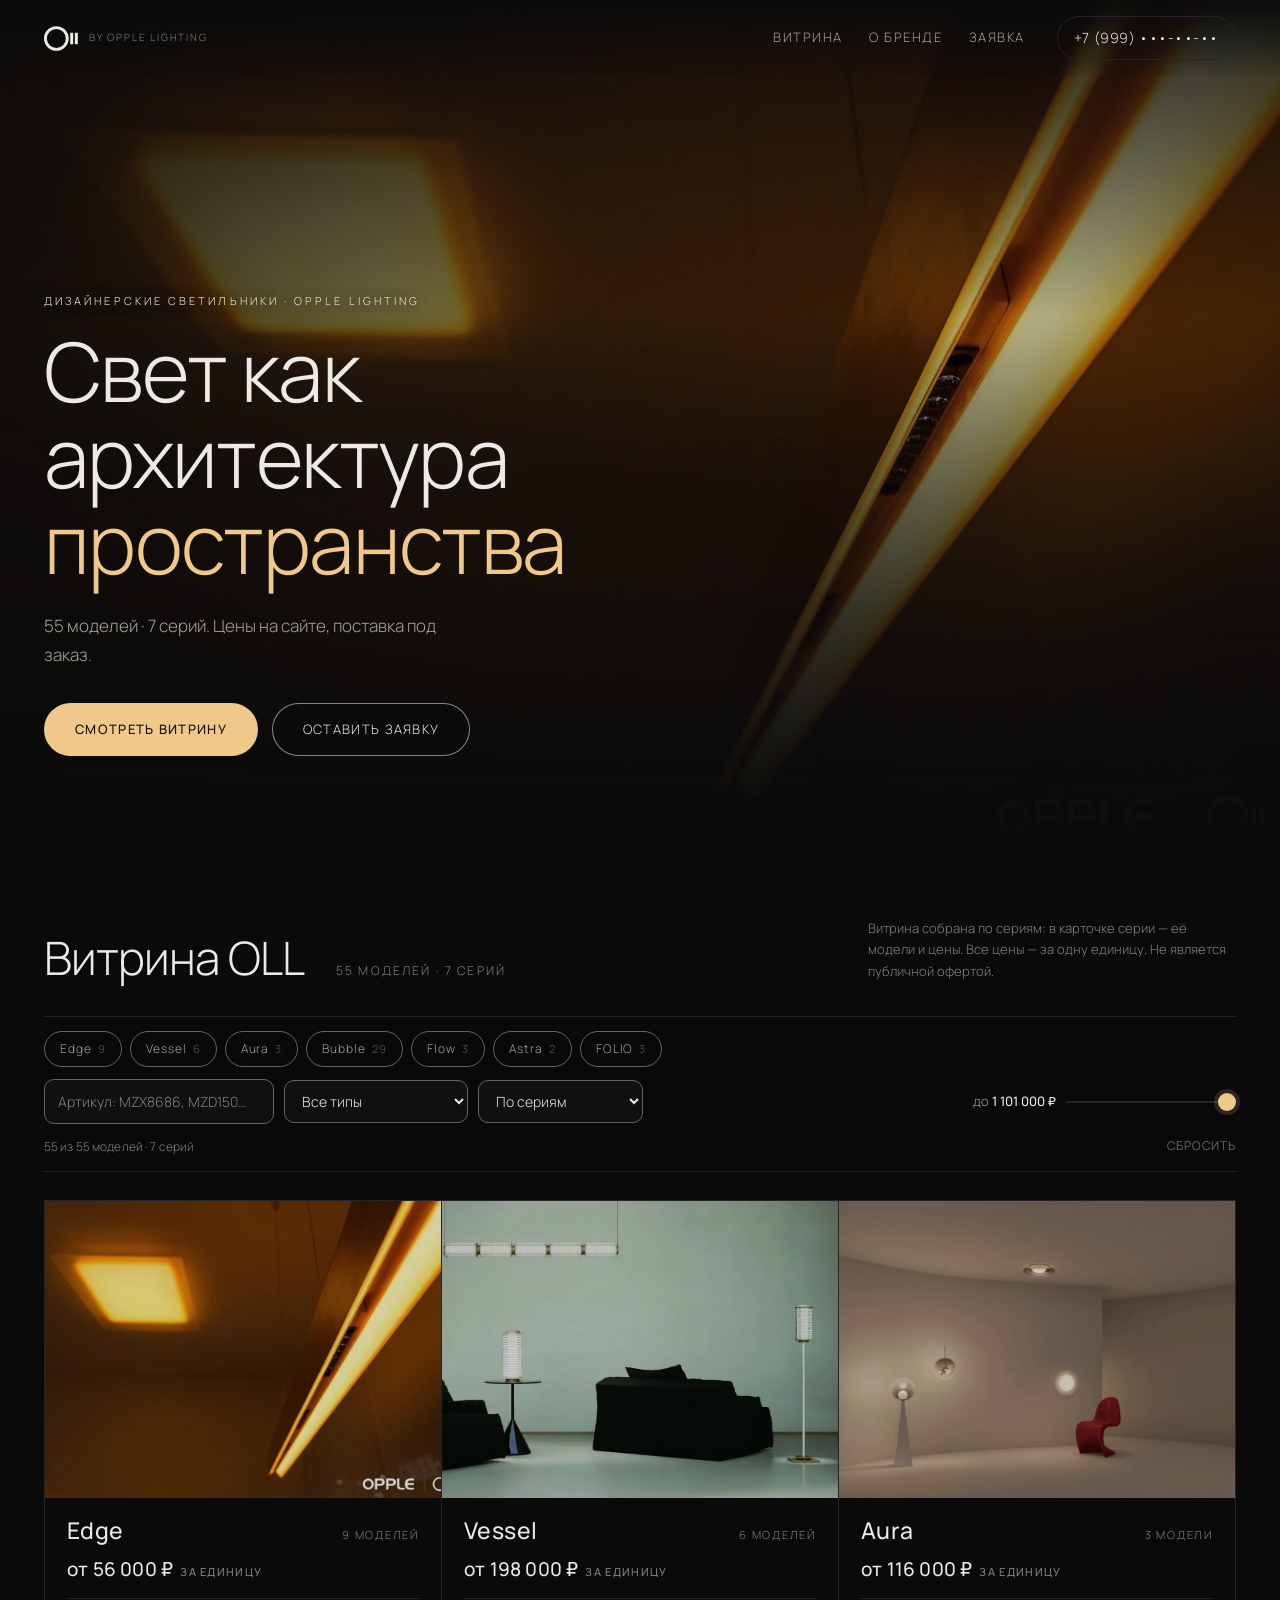
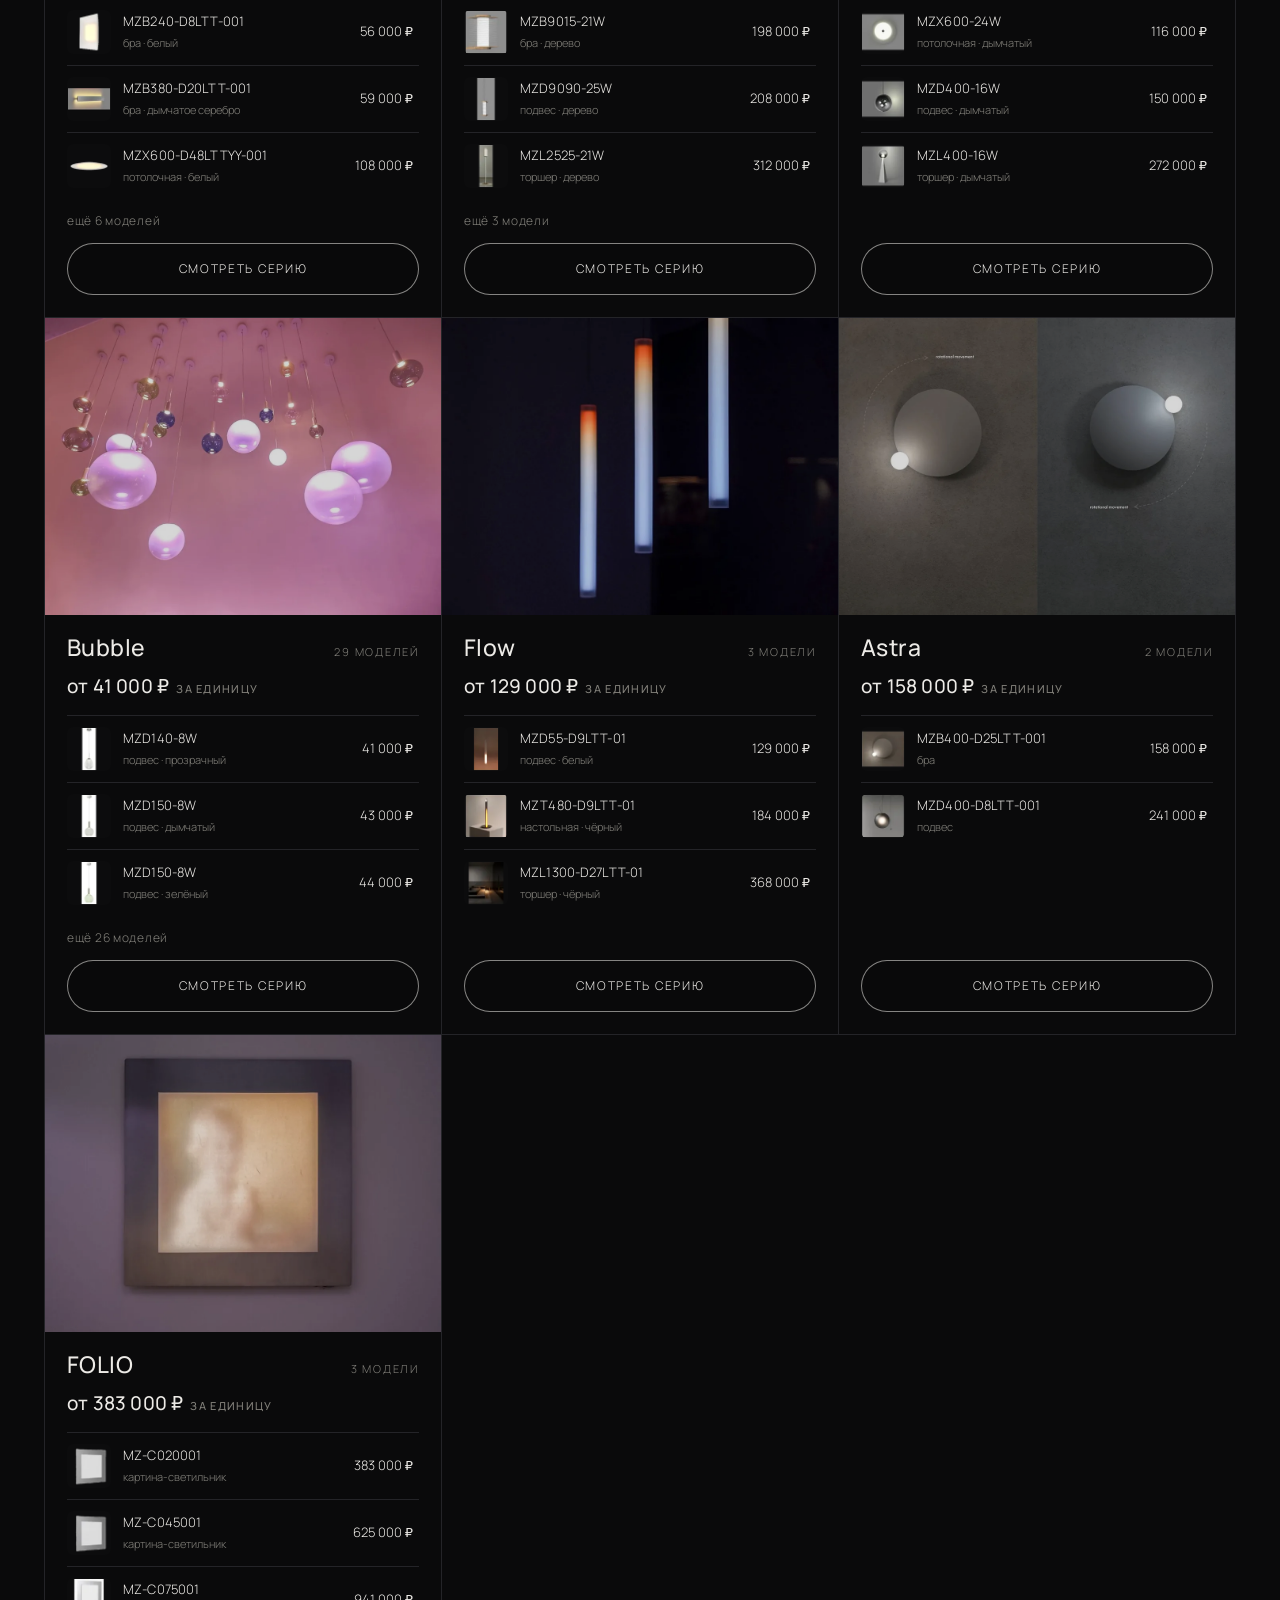
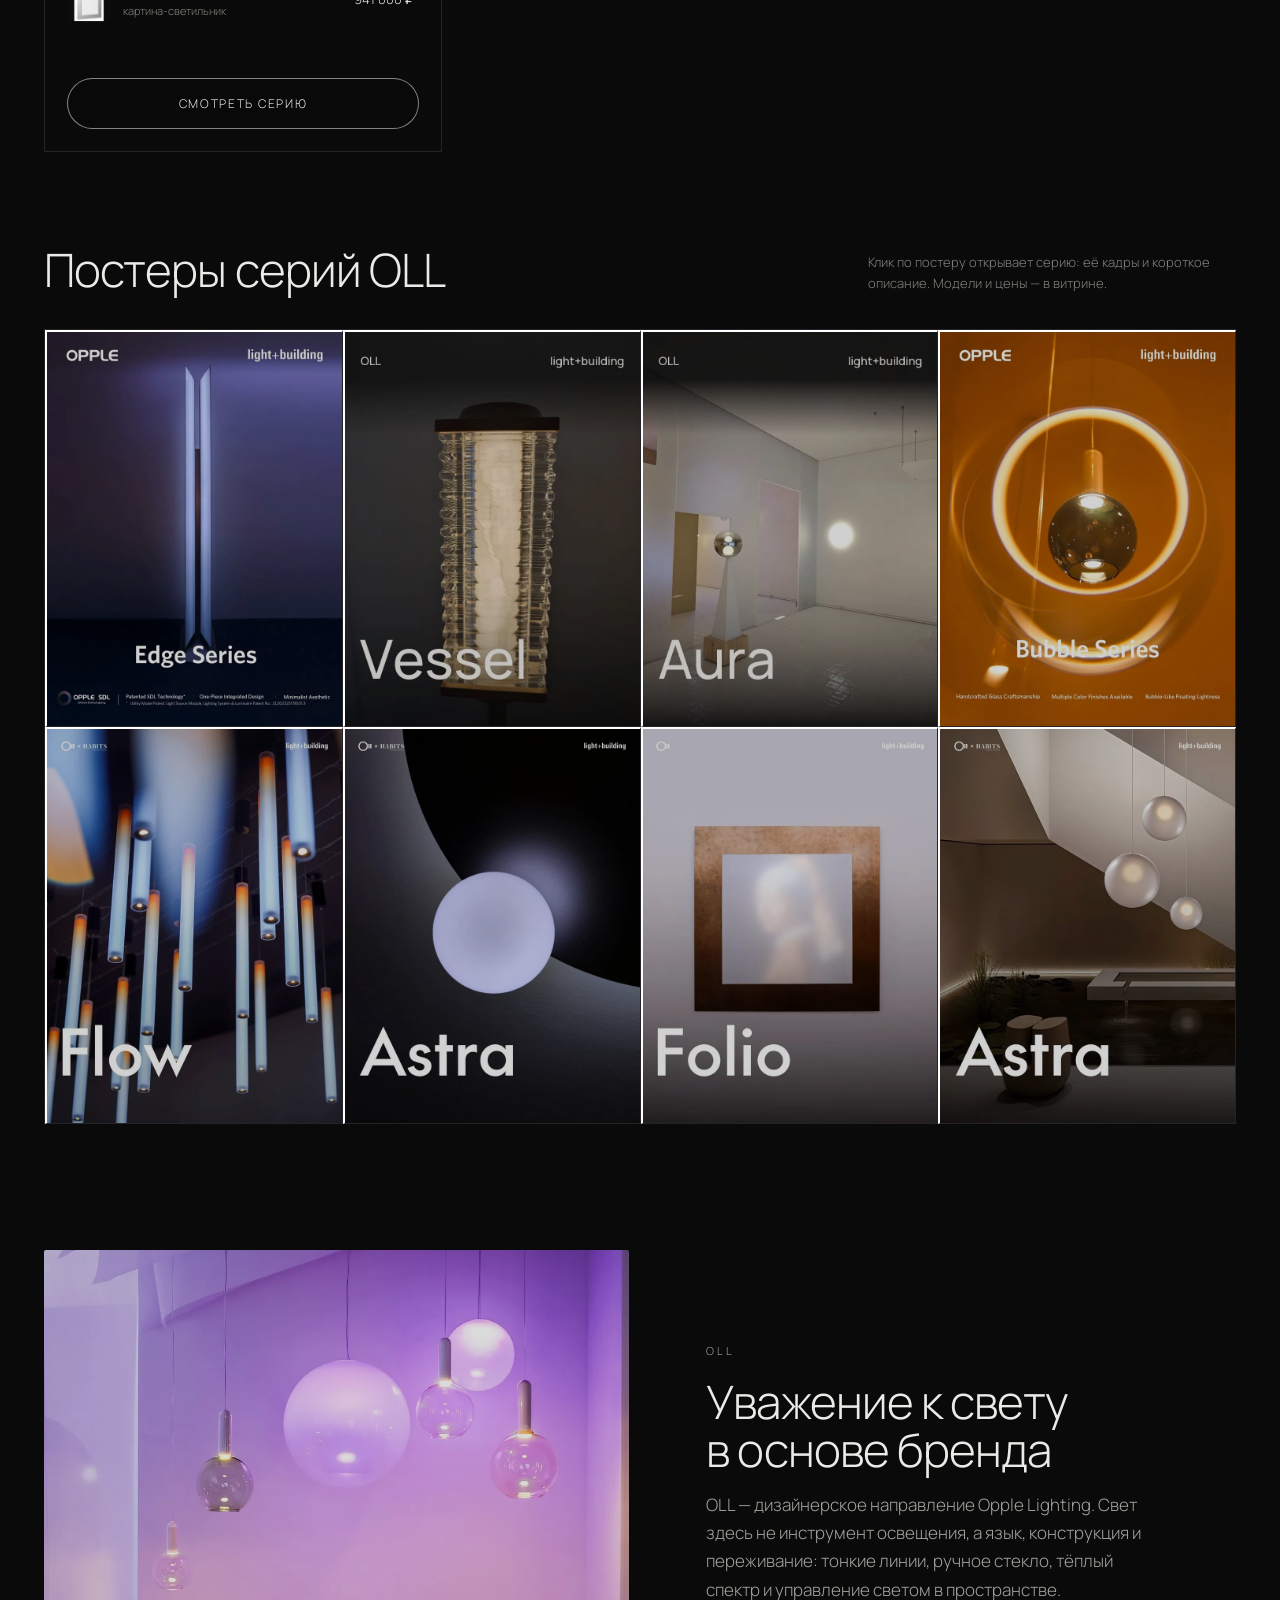
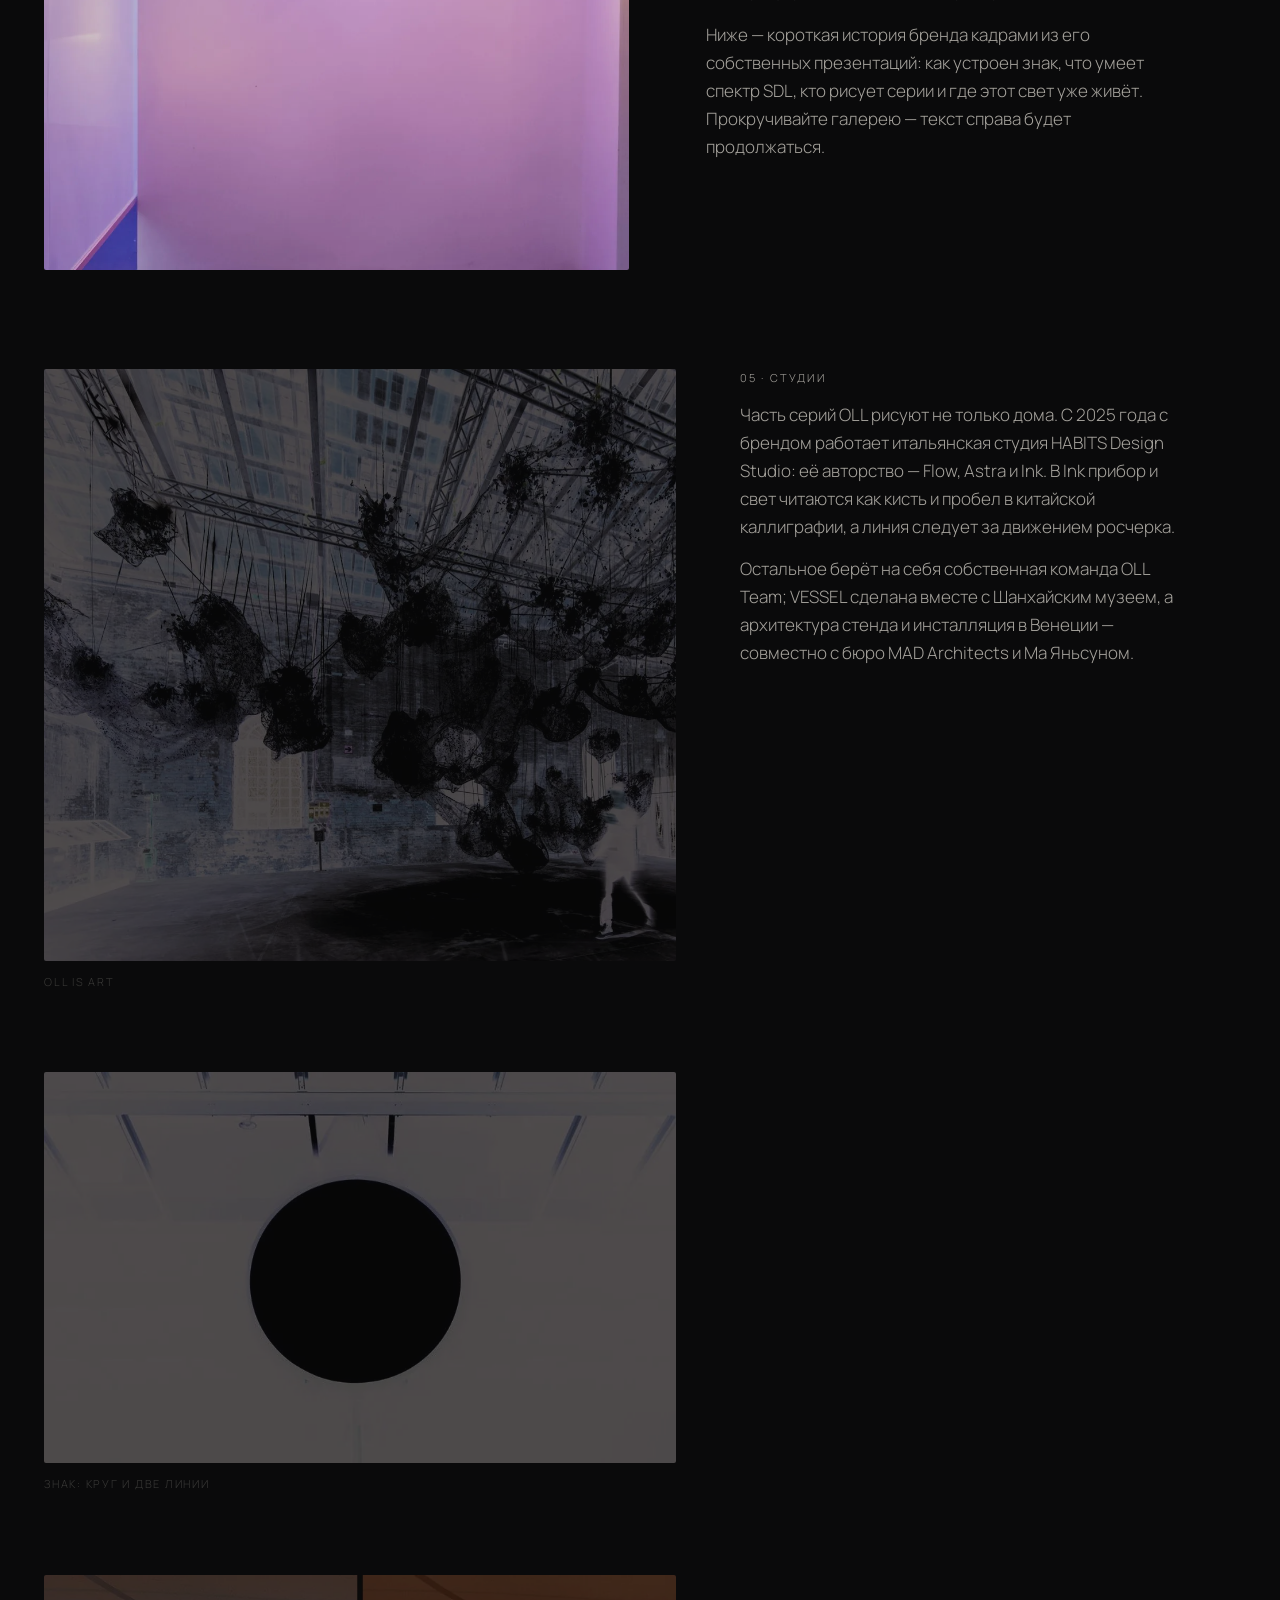
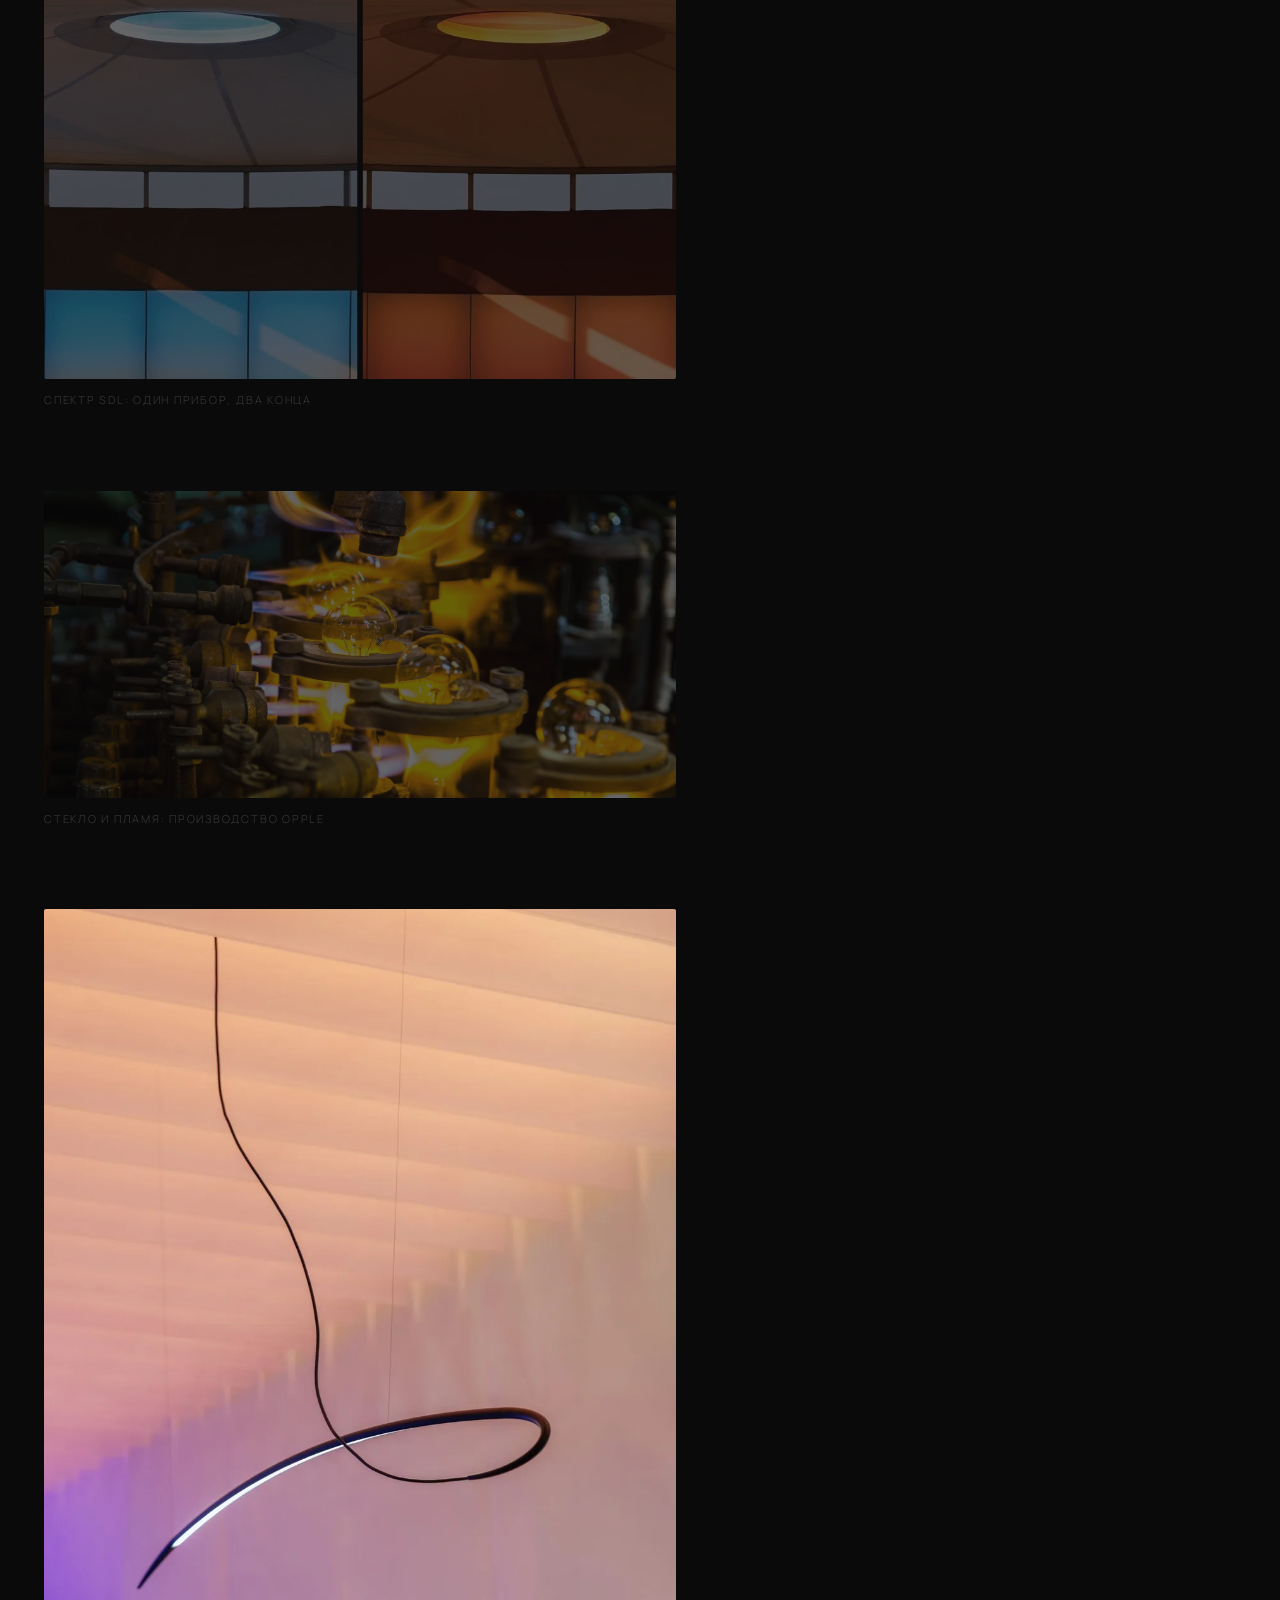
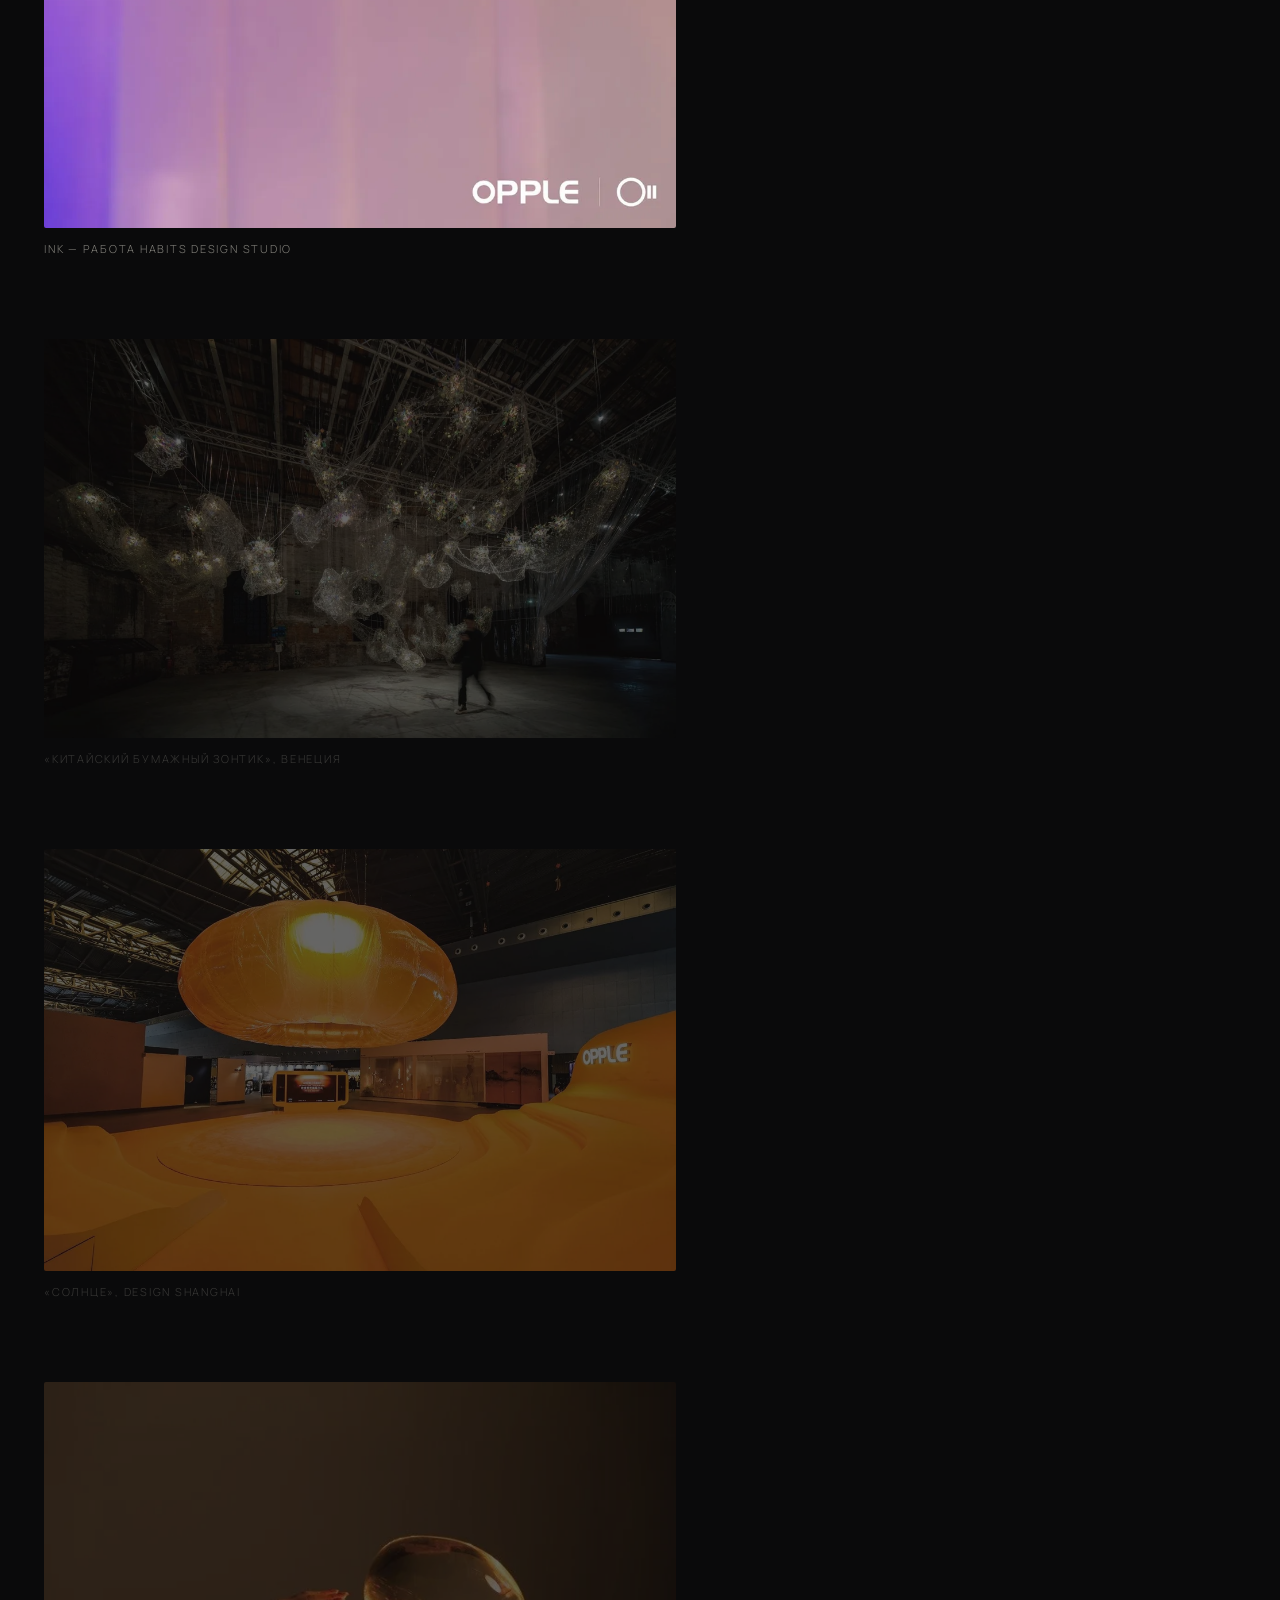
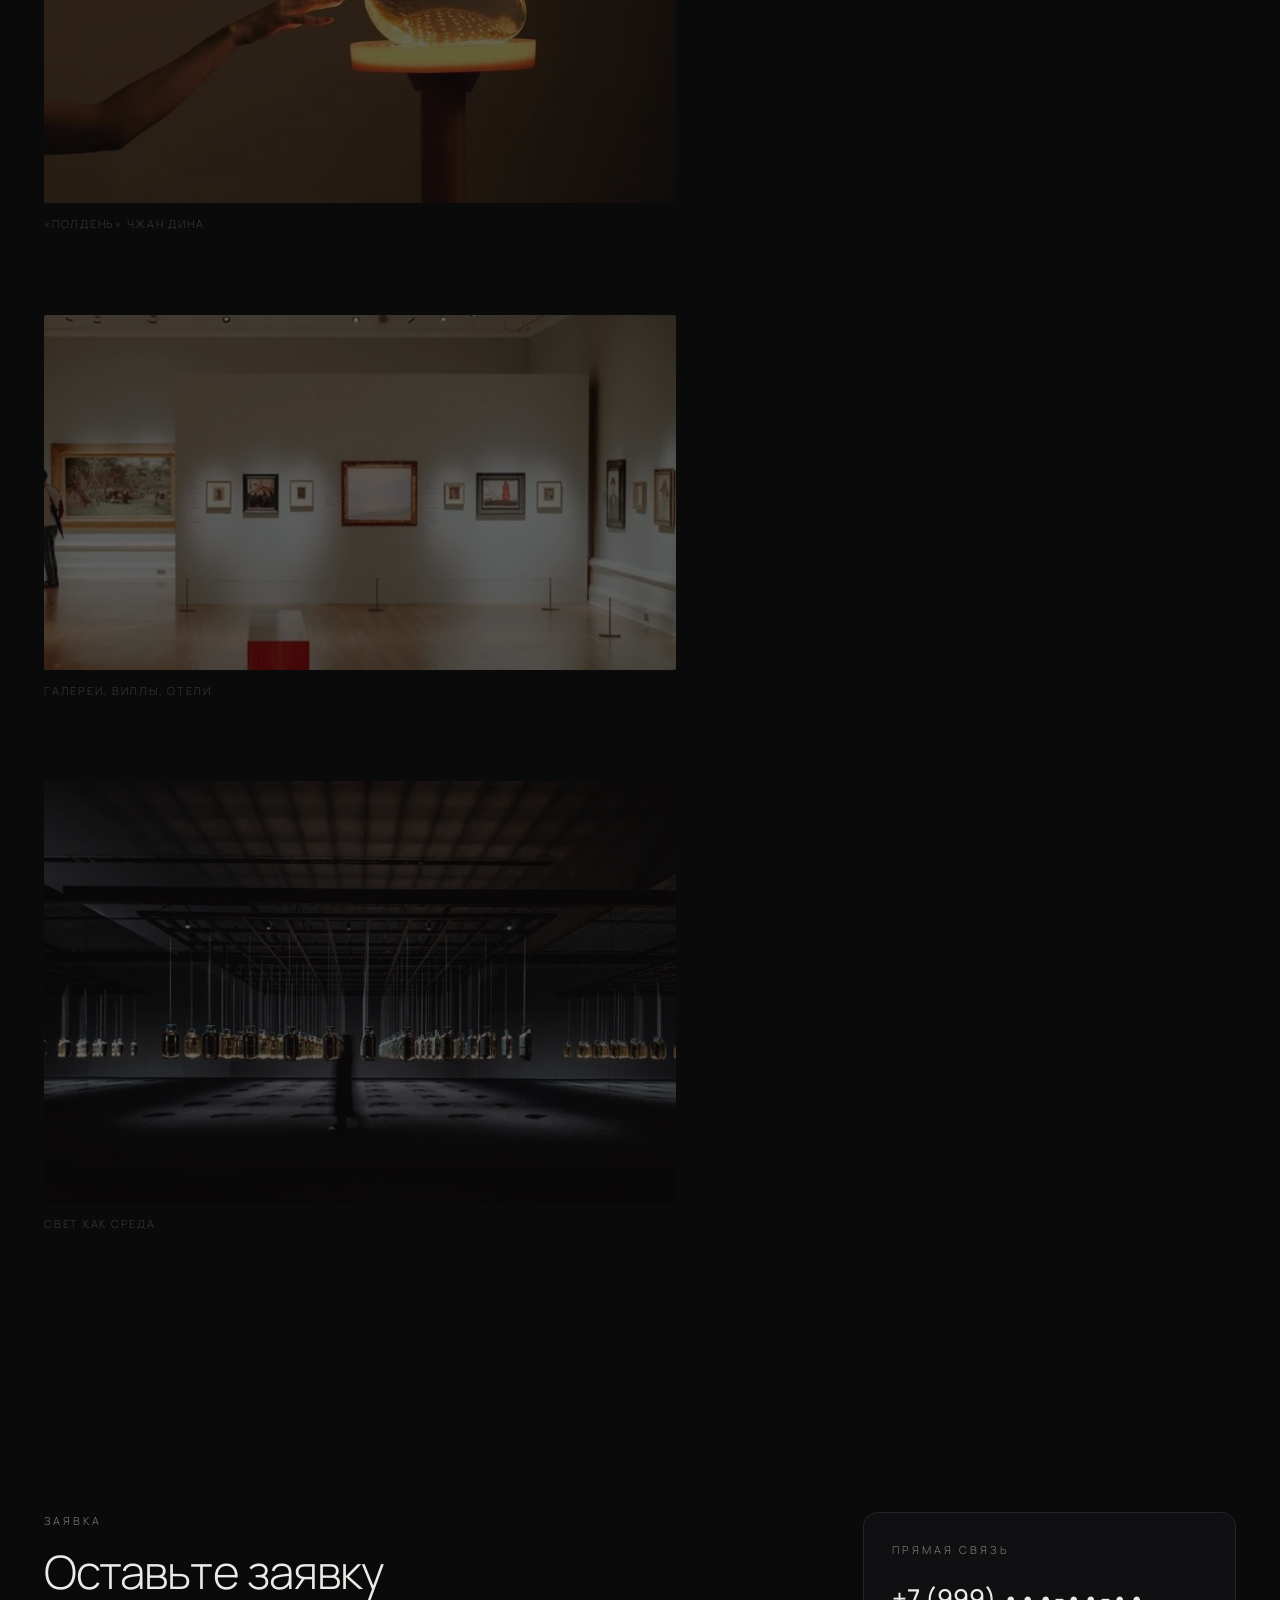
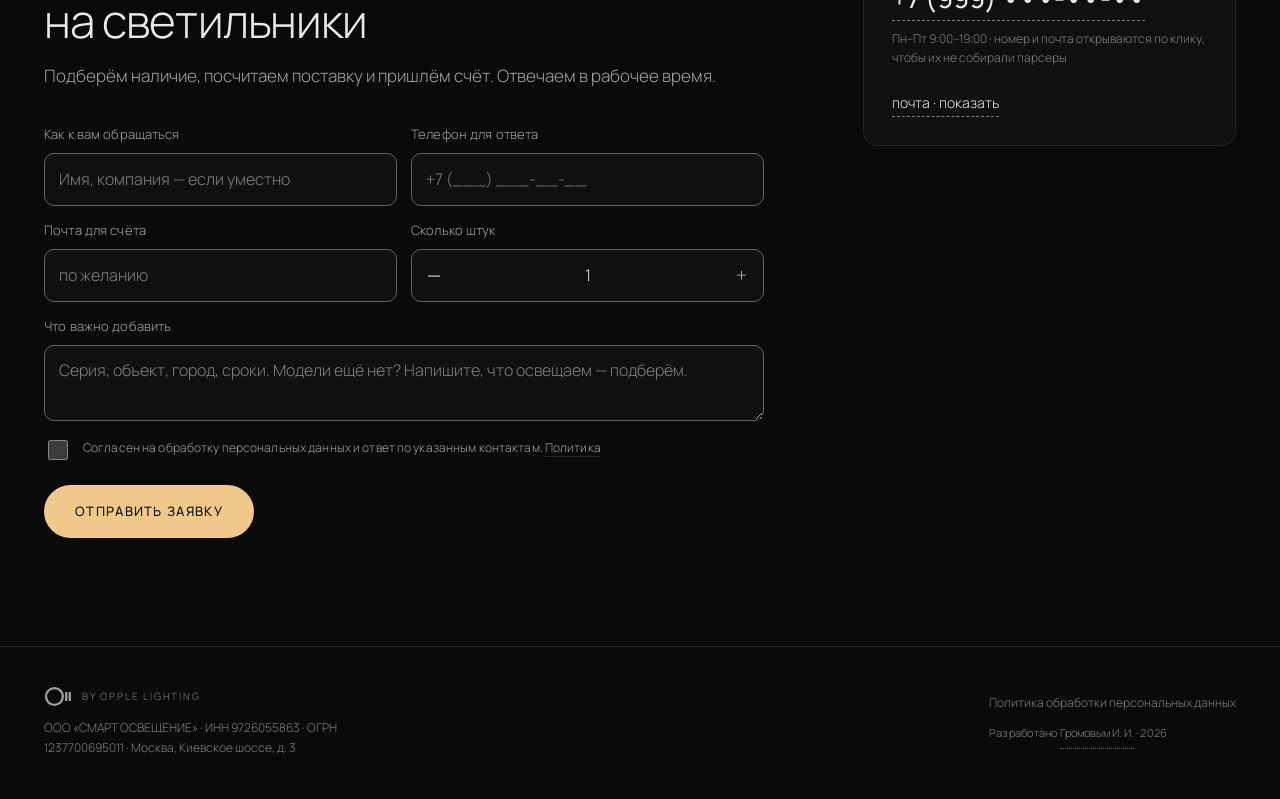
<file: index.html>
<!DOCTYPE html>
<html lang="ru">
<head>
<meta charset="utf-8">
<meta http-equiv="Content-Security-Policy"
      content="default-src 'self'; script-src 'self' https://mc.yandex.ru; style-src 'self' 'unsafe-inline'; img-src 'self' data: https://mc.yandex.ru; font-src 'self'; connect-src 'self' https://api.oppleoll.ru https://mc.yandex.ru https://mc.webvisor.org; frame-src https://mc.yandex.ru; form-action 'self'; base-uri 'self'; upgrade-insecure-requests">
<meta name="viewport" content="width=device-width, initial-scale=1">
<title>Дизайнерские светильники OLL — каталог и цены | Opple Lighting</title>
<meta name="description" content="Дизайнерские светильники OLL (Opple Lighting): 7 серий, 55 моделей — Edge, Vessel, Aura, Bubble, Flow, Astra, FOLIO. Цены на сайте, поставка по Москве и России.">
<meta name="robots" content="index, follow, max-image-preview:large, max-snippet:-1, max-video-preview:-1">
<meta name="theme-color" content="#0a0a0b">
<meta name="color-scheme" content="dark">
<link rel="canonical" href="https://oppleoll.ru/">
<link rel="preload" href="fonts/manrope-cyr-300.woff2" as="font" type="font/woff2" crossorigin>

<meta property="og:type" content="website">
<meta property="og:locale" content="ru_RU">
<meta property="og:site_name" content="OLL">
<meta property="og:url" content="https://oppleoll.ru/">
<meta property="og:title" content="Дизайнерские светильники OLL — каталог и цены">
<meta property="og:description" content="7 серий и 55 моделей дизайнерского света OLL by Opple Lighting. Цены на сайте, поставка под заказ, заявка прямо из карточки.">
<meta property="og:image" content="https://oppleoll.ru/img/og.jpg">
<meta property="og:image:width" content="1200">
<meta property="og:image:height" content="630">
<meta property="og:image:alt" content="Подвесной светильник OLL в интерьере">
<meta name="twitter:card" content="summary_large_image">
<meta name="twitter:title" content="Дизайнерские светильники OLL — каталог и цены">
<meta name="twitter:description" content="7 серий и 55 моделей дизайнерского света OLL by Opple Lighting. Цены на сайте, поставка под заказ, заявка прямо из карточки.">
<meta name="twitter:image" content="https://oppleoll.ru/img/og.jpg">

<link rel="icon" href="favicon.svg" type="image/svg+xml">
<link rel="alternate icon" href="favicon.ico" sizes="32x32">
<link rel="apple-touch-icon" href="apple-touch-icon.png">
<link rel="preconnect" href="https://api.oppleoll.ru">
<link rel="stylesheet" href="css/style.css">

<!-- Organization.logo указывает на apple-touch-icon.png: Google принимает логотип
     организации только растровым (PNG/JPEG от 112×112), на SVG карточка выдачи не реагирует -->
<!-- prerender:ldjson:start -->
<!-- генератор: tools/prerender_static.py, не редактировать в index.html -->
<script type="application/ld+json">{"@context":"https://schema.org","@graph":[{"@type":"Organization","@id":"https://oppleoll.ru/#seller","name":"OLL by Opple Lighting","legalName":"ООО «СМАРТ ОСВЕЩЕНИЕ»","url":"https://oppleoll.ru/","logo":"https://oppleoll.ru/apple-touch-icon.png","description":"Дизайнерские светильники OLL — направление Opple Lighting: 7 серий, 55 моделей, поставка по России и СНГ.","areaServed":"Россия и страны СНГ","address":{"@type":"PostalAddress","addressCountry":"RU","addressLocality":"Москва","streetAddress":"Киевское шоссе, д. 3"}},{"@type":"WebSite","@id":"https://oppleoll.ru/#site","url":"https://oppleoll.ru/","name":"OLL — дизайнерские светильники","description":"Витрина дизайнерских светильников OLL: цены на сайте и заявка на поставку.","inLanguage":"ru-RU","publisher":{"@id":"https://oppleoll.ru/#seller"}},{"@type":"WebPage","@id":"https://oppleoll.ru/#webpage","url":"https://oppleoll.ru/","name":"Дизайнерские светильники OLL — каталог и цены","description":"Каталог дизайнерских светильников OLL (Opple Lighting): 7 серий, 55 моделей, цены на сайте, поставка под заказ.","inLanguage":"ru-RU","isPartOf":{"@id":"https://oppleoll.ru/#site"},"about":{"@id":"https://oppleoll.ru/#seller"},"primaryImageOfPage":"https://oppleoll.ru/img/og.jpg","dateModified":"2026-11-06"},{"@type":"ItemList","@id":"https://oppleoll.ru/#catalog","name":"Каталог светильников OLL","numberOfItems":55,"itemListOrder":"https://schema.org/ItemListUnordered","itemListElement":[{"@type":"ListItem","position":1,"url":"https://oppleoll.ru/?p=521030003200","name":"Edge MZX8686-D120LTTYY-001, белый","item":{"@type":"Product","name":"Светильник OLL Edge MZX8686-D120LTTYY-001, белый","sku":"521030003200","description":"Светильник OLL Edge MZX8686-D120LTTYY-001, потолочная, белый, 120 Вт, 1800–12000K, 860×860×80 мм, 250000 ₽ за единицу.","brand":{"@type":"Brand","name":"OLL"},"category":"Edge","image":"https://oppleoll.ru/img/products/521030003200.webp","offers":{"@type":"Offer","url":"https://oppleoll.ru/?p=521030003200","price":"250000","priceCurrency":"RUB","availability":"https://schema.org/LimitedAvailability","itemCondition":"https://schema.org/NewCondition","seller":{"@id":"https://oppleoll.ru/#seller"}},"material":"ПММА / сталь"}},{"@type":"ListItem","position":2,"url":"https://oppleoll.ru/?p=521030003300","name":"Edge MZX5454-D55LTTYY-001, белый","item":{"@type":"Product","name":"Светильник OLL Edge MZX5454-D55LTTYY-001, белый","sku":"521030003300","description":"Светильник OLL Edge MZX5454-D55LTTYY-001, потолочная, белый, 55 Вт, 1800–12000K, 550×550×80 мм, 143000 ₽ за единицу.","brand":{"@type":"Brand","name":"OLL"},"category":"Edge","image":"https://oppleoll.ru/img/products/521030003300.webp","offers":{"@type":"Offer","url":"https://oppleoll.ru/?p=521030003300","price":"143000","priceCurrency":"RUB","availability":"https://schema.org/LimitedAvailability","itemCondition":"https://schema.org/NewCondition","seller":{"@id":"https://oppleoll.ru/#seller"}},"material":"ПММА / сталь"}},{"@type":"ListItem","position":3,"url":"https://oppleoll.ru/?p=521030003400","name":"Edge MZX600-D48LTTYY-001, белый","item":{"@type":"Product","name":"Светильник OLL Edge MZX600-D48LTTYY-001, белый","sku":"521030003400","description":"Светильник OLL Edge MZX600-D48LTTYY-001, потолочная, белый, 48 Вт, 1800–12000K, Ø600×85 мм, 108000 ₽ за единицу.","brand":{"@type":"Brand","name":"OLL"},"category":"Edge","image":"https://oppleoll.ru/img/products/521030003400.webp","offers":{"@type":"Offer","url":"https://oppleoll.ru/?p=521030003400","price":"108000","priceCurrency":"RUB","availability":"https://schema.org/LimitedAvailability","itemCondition":"https://schema.org/NewCondition","seller":{"@id":"https://oppleoll.ru/#seller"}},"material":"ПММА / сталь"}},{"@type":"ListItem","position":4,"url":"https://oppleoll.ru/?p=521030003500","name":"Edge MZB1200-D45LTT-001, белый","item":{"@type":"Product","name":"Светильник OLL Edge MZB1200-D45LTT-001, белый","sku":"521030003500","description":"Светильник OLL Edge MZB1200-D45LTT-001, бра, белый, 45 Вт, 1800–12000K, 220×80×1200 мм, 141000 ₽ за единицу.","brand":{"@type":"Brand","name":"OLL"},"category":"Edge","image":"https://oppleoll.ru/img/products/521030003500.webp","offers":{"@type":"Offer","url":"https://oppleoll.ru/?p=521030003500","price":"141000","priceCurrency":"RUB","availability":"https://schema.org/LimitedAvailability","itemCondition":"https://schema.org/NewCondition","seller":{"@id":"https://oppleoll.ru/#seller"}},"material":"ПММА / сталь"}},{"@type":"ListItem","position":5,"url":"https://oppleoll.ru/?p=521030003600","name":"Edge MZB240-D8LTT-001, белый","item":{"@type":"Product","name":"Светильник OLL Edge MZB240-D8LTT-001, белый","sku":"521030003600","description":"Светильник OLL Edge MZB240-D8LTT-001, бра, белый, 8 Вт, 1800–12000K, 240×80×240 мм, 56000 ₽ за единицу.","brand":{"@type":"Brand","name":"OLL"},"category":"Edge","image":"https://oppleoll.ru/img/products/521030003600.webp","offers":{"@type":"Offer","url":"https://oppleoll.ru/?p=521030003600","price":"56000","priceCurrency":"RUB","availability":"https://schema.org/LimitedAvailability","itemCondition":"https://schema.org/NewCondition","seller":{"@id":"https://oppleoll.ru/#seller"}},"material":"ПММА / сталь"}},{"@type":"ListItem","position":6,"url":"https://oppleoll.ru/?p=521030003700","name":"Edge MZB380-D20LTT-001, дымчатое серебро","item":{"@type":"Product","name":"Светильник OLL Edge MZB380-D20LTT-001, дымчатое серебро","sku":"521030003700","description":"Светильник OLL Edge MZB380-D20LTT-001, бра, дымчатое серебро, 20 Вт, 1800–12000K, 380×110×34 мм, 59000 ₽ за единицу.","brand":{"@type":"Brand","name":"OLL"},"category":"Edge","image":"https://oppleoll.ru/img/products/521030003700.webp","offers":{"@type":"Offer","url":"https://oppleoll.ru/?p=521030003700","price":"59000","priceCurrency":"RUB","availability":"https://schema.org/LimitedAvailability","itemCondition":"https://schema.org/NewCondition","seller":{"@id":"https://oppleoll.ru/#seller"}},"material":"алюминиевый сплав / ПК / сталь"}},{"@type":"ListItem","position":7,"url":"https://oppleoll.ru/?p=521030003800","name":"Edge MZB1500-D55LTT-001, дымчатое серебро","item":{"@type":"Product","name":"Светильник OLL Edge MZB1500-D55LTT-001, дымчатое серебро","sku":"521030003800","description":"Светильник OLL Edge MZB1500-D55LTT-001, бра, дымчатое серебро, 55 Вт, 1800–12000K, 1500×110×34 мм, 121000 ₽ за единицу.","brand":{"@type":"Brand","name":"OLL"},"category":"Edge","image":"https://oppleoll.ru/img/products/521030003800.webp","offers":{"@type":"Offer","url":"https://oppleoll.ru/?p=521030003800","price":"121000","priceCurrency":"RUB","availability":"https://schema.org/LimitedAvailability","itemCondition":"https://schema.org/NewCondition","seller":{"@id":"https://oppleoll.ru/#seller"}},"material":"алюминиевый сплав / ПК / сталь"}},{"@type":"ListItem","position":8,"url":"https://oppleoll.ru/?p=521030003900","name":"Edge MZD1500-D70LTTYY-001, дымчатое серебро","item":{"@type":"Product","name":"Светильник OLL Edge MZD1500-D70LTTYY-001, дымчатое серебро","sku":"521030003900","description":"Светильник OLL Edge MZD1500-D70LTTYY-001, подвес, дымчатое серебро, 70 Вт, 1800–12000K, 1500×63×900 мм, 266000 ₽ за единицу.","brand":{"@type":"Brand","name":"OLL"},"category":"Edge","image":"https://oppleoll.ru/img/products/521030003900.webp","offers":{"@type":"Offer","url":"https://oppleoll.ru/?p=521030003900","price":"266000","priceCurrency":"RUB","availability":"https://schema.org/LimitedAvailability","itemCondition":"https://schema.org/NewCondition","seller":{"@id":"https://oppleoll.ru/#seller"}},"material":"алюминиевый сплав / ПК / сталь"}},{"@type":"ListItem","position":9,"url":"https://oppleoll.ru/?p=521030004000","name":"Edge MZL1340-D70LTT-001, дымчатое серебро","item":{"@type":"Product","name":"Светильник OLL Edge MZL1340-D70LTT-001, дымчатое серебро","sku":"521030004000","description":"Светильник OLL Edge MZL1340-D70LTT-001, торшер, дымчатое серебро, 70 Вт, 1800–12000K, 240×180×1340 мм, 301000 ₽ за единицу.","brand":{"@type":"Brand","name":"OLL"},"category":"Edge","image":"https://oppleoll.ru/img/products/521030004000.webp","offers":{"@type":"Offer","url":"https://oppleoll.ru/?p=521030004000","price":"301000","priceCurrency":"RUB","availability":"https://schema.org/LimitedAvailability","itemCondition":"https://schema.org/NewCondition","seller":{"@id":"https://oppleoll.ru/#seller"}},"material":"алюминиевый сплав / ПК / сталь"}},{"@type":"ListItem","position":10,"url":"https://oppleoll.ru/?p=521030004700","name":"Vessel MZD1460-91W, дерево","item":{"@type":"Product","name":"Светильник OLL Vessel MZD1460-91W, дерево","sku":"521030004700","description":"Светильник OLL Vessel MZD1460-91W, подвес, дерево, 91 Вт, 2700K + 4000K, 1456×92×92 мм, 1004000 ₽ за единицу.","brand":{"@type":"Brand","name":"OLL"},"category":"Vessel","image":"https://oppleoll.ru/img/products/521030004700.webp","offers":{"@type":"Offer","url":"https://oppleoll.ru/?p=521030004700","price":"1004000","priceCurrency":"RUB","availability":"https://schema.org/LimitedAvailability","itemCondition":"https://schema.org/NewCondition","seller":{"@id":"https://oppleoll.ru/#seller"}},"material":"хрусталь / дерево / испанский мрамор"}},{"@type":"ListItem","position":11,"url":"https://oppleoll.ru/?p=521030004800","name":"Vessel MZL2020-61W, дерево","item":{"@type":"Product","name":"Светильник OLL Vessel MZL2020-61W, дерево","sku":"521030004800","description":"Светильник OLL Vessel MZL2020-61W, торшер, дерево, 61 Вт, 2700K + 4000K, 205×205×1105 мм, 1101000 ₽ за единицу.","brand":{"@type":"Brand","name":"OLL"},"category":"Vessel","image":"https://oppleoll.ru/img/products/521030004800.webp","offers":{"@type":"Offer","url":"https://oppleoll.ru/?p=521030004800","price":"1101000","priceCurrency":"RUB","availability":"https://schema.org/LimitedAvailability","itemCondition":"https://schema.org/NewCondition","seller":{"@id":"https://oppleoll.ru/#seller"}},"material":"хрусталь / дерево / испанский мрамор"}},{"@type":"ListItem","position":12,"url":"https://oppleoll.ru/?p=521030004900","name":"Vessel MZL2525-21W, дерево","item":{"@type":"Product","name":"Светильник OLL Vessel MZL2525-21W, дерево","sku":"521030004900","description":"Светильник OLL Vessel MZL2525-21W, торшер, дерево, 21 Вт, 2700K + 4000K, 175×175×1297 мм, 312000 ₽ за единицу.","brand":{"@type":"Brand","name":"OLL"},"category":"Vessel","image":"https://oppleoll.ru/img/products/521030004900.webp","offers":{"@type":"Offer","url":"https://oppleoll.ru/?p=521030004900","price":"312000","priceCurrency":"RUB","availability":"https://schema.org/LimitedAvailability","itemCondition":"https://schema.org/NewCondition","seller":{"@id":"https://oppleoll.ru/#seller"}},"material":"хрусталь / дерево / испанский мрамор"}},{"@type":"ListItem","position":13,"url":"https://oppleoll.ru/?p=521030005000","name":"Vessel MZT1313-32W, дерево","item":{"@type":"Product","name":"Светильник OLL Vessel MZT1313-32W, дерево","sku":"521030005000","description":"Светильник OLL Vessel MZT1313-32W, настольная, дерево, 32 Вт, 2700K + 4000K, 130×130×350 мм, 391000 ₽ за единицу.","brand":{"@type":"Brand","name":"OLL"},"category":"Vessel","image":"https://oppleoll.ru/img/products/521030005000.webp","offers":{"@type":"Offer","url":"https://oppleoll.ru/?p=521030005000","price":"391000","priceCurrency":"RUB","availability":"https://schema.org/LimitedAvailability","itemCondition":"https://schema.org/NewCondition","seller":{"@id":"https://oppleoll.ru/#seller"}},"material":"хрусталь / дерево / испанский мрамор"}},{"@type":"ListItem","position":14,"url":"https://oppleoll.ru/?p=521030005100","name":"Vessel MZD9090-25W, дерево","item":{"@type":"Product","name":"Светильник OLL Vessel MZD9090-25W, дерево","sku":"521030005100","description":"Светильник OLL Vessel MZD9090-25W, подвес, дерево, 25 Вт, 2700K + 4000K, 728×92×92 мм, 208000 ₽ за единицу.","brand":{"@type":"Brand","name":"OLL"},"category":"Vessel","image":"https://oppleoll.ru/img/products/521030005100.webp","offers":{"@type":"Offer","url":"https://oppleoll.ru/?p=521030005100","price":"208000","priceCurrency":"RUB","availability":"https://schema.org/LimitedAvailability","itemCondition":"https://schema.org/NewCondition","seller":{"@id":"https://oppleoll.ru/#seller"}},"material":"хрусталь / дерево / испанский мрамор"}},{"@type":"ListItem","position":15,"url":"https://oppleoll.ru/?p=521030005200","name":"Vessel MZB9015-21W, дерево","item":{"@type":"Product","name":"Светильник OLL Vessel MZB9015-21W, дерево","sku":"521030005200","description":"Светильник OLL Vessel MZB9015-21W, бра, дерево, 21 Вт, 2700K + 4000K, 198000 ₽ за единицу.","brand":{"@type":"Brand","name":"OLL"},"category":"Vessel","image":"https://oppleoll.ru/img/products/521030005200.webp","offers":{"@type":"Offer","url":"https://oppleoll.ru/?p=521030005200","price":"198000","priceCurrency":"RUB","availability":"https://schema.org/LimitedAvailability","itemCondition":"https://schema.org/NewCondition","seller":{"@id":"https://oppleoll.ru/#seller"}},"material":"хрусталь / дерево / испанский мрамор"}},{"@type":"ListItem","position":16,"url":"https://oppleoll.ru/?p=521030005900","name":"Aura MZD400-16W, дымчатый","item":{"@type":"Product","name":"Светильник OLL Aura MZD400-16W, дымчатый","sku":"521030005900","description":"Светильник OLL Aura MZD400-16W, подвес, дымчатый, 16 Вт, 2700K, 400×400×612 мм, 150000 ₽ за единицу.","brand":{"@type":"Brand","name":"OLL"},"category":"Aura","image":"https://oppleoll.ru/img/products/521030005900.webp","offers":{"@type":"Offer","url":"https://oppleoll.ru/?p=521030005900","price":"150000","priceCurrency":"RUB","availability":"https://schema.org/LimitedAvailability","itemCondition":"https://schema.org/NewCondition","seller":{"@id":"https://oppleoll.ru/#seller"}},"material":"стекло / металл"}},{"@type":"ListItem","position":17,"url":"https://oppleoll.ru/?p=521030006000","name":"Aura MZL400-16W, дымчатый","item":{"@type":"Product","name":"Светильник OLL Aura MZL400-16W, дымчатый","sku":"521030006000","description":"Светильник OLL Aura MZL400-16W, торшер, дымчатый, 16 Вт, 2700K, 400×400×1520 мм, 272000 ₽ за единицу.","brand":{"@type":"Brand","name":"OLL"},"category":"Aura","image":"https://oppleoll.ru/img/products/521030006000.webp","offers":{"@type":"Offer","url":"https://oppleoll.ru/?p=521030006000","price":"272000","priceCurrency":"RUB","availability":"https://schema.org/LimitedAvailability","itemCondition":"https://schema.org/NewCondition","seller":{"@id":"https://oppleoll.ru/#seller"}},"material":"стекло / металл"}},{"@type":"ListItem","position":18,"url":"https://oppleoll.ru/?p=521030006200","name":"Aura MZX600-24W, дымчатый","item":{"@type":"Product","name":"Светильник OLL Aura MZX600-24W, дымчатый","sku":"521030006200","description":"Светильник OLL Aura MZX600-24W, потолочная, дымчатый, 24 Вт, 2700K, 600×600×215 мм, 116000 ₽ за единицу.","brand":{"@type":"Brand","name":"OLL"},"category":"Aura","image":"https://oppleoll.ru/img/products/521030006200.webp","offers":{"@type":"Offer","url":"https://oppleoll.ru/?p=521030006200","price":"116000","priceCurrency":"RUB","availability":"https://schema.org/LimitedAvailability","itemCondition":"https://schema.org/NewCondition","seller":{"@id":"https://oppleoll.ru/#seller"}},"material":"стекло / металл"}},{"@type":"ListItem","position":19,"url":"https://oppleoll.ru/?p=521030000000","name":"Bubble MZD150-8W, дымчатый","item":{"@type":"Product","name":"Светильник OLL Bubble MZD150-8W, дымчатый","sku":"521030000000","description":"Светильник OLL Bubble MZD150-8W, подвес, дымчатый, 8 Вт, 2700K, Ø150, H 1370 мм, 43000 ₽ за единицу.","brand":{"@type":"Brand","name":"OLL"},"category":"Bubble","image":"https://oppleoll.ru/img/products/521030000000.webp","offers":{"@type":"Offer","url":"https://oppleoll.ru/?p=521030000000","price":"43000","priceCurrency":"RUB","availability":"https://schema.org/LimitedAvailability","itemCondition":"https://schema.org/NewCondition","seller":{"@id":"https://oppleoll.ru/#seller"}},"material":"стекло / сталь"}},{"@type":"ListItem","position":20,"url":"https://oppleoll.ru/?p=521030000100","name":"Bubble MZD150-8W, зелёный","item":{"@type":"Product","name":"Светильник OLL Bubble MZD150-8W, зелёный","sku":"521030000100","description":"Светильник OLL Bubble MZD150-8W, подвес, зелёный, 8 Вт, 2700K, Ø150, H 1370 мм, 44000 ₽ за единицу.","brand":{"@type":"Brand","name":"OLL"},"category":"Bubble","image":"https://oppleoll.ru/img/products/521030000100.webp","offers":{"@type":"Offer","url":"https://oppleoll.ru/?p=521030000100","price":"44000","priceCurrency":"RUB","availability":"https://schema.org/LimitedAvailability","itemCondition":"https://schema.org/NewCondition","seller":{"@id":"https://oppleoll.ru/#seller"}},"material":"стекло / сталь"}},{"@type":"ListItem","position":21,"url":"https://oppleoll.ru/?p=521030000200","name":"Bubble MZD150-8W, синий","item":{"@type":"Product","name":"Светильник OLL Bubble MZD150-8W, синий","sku":"521030000200","description":"Светильник OLL Bubble MZD150-8W, подвес, синий, 8 Вт, 2700K, Ø150, H 1370 мм, 44000 ₽ за единицу.","brand":{"@type":"Brand","name":"OLL"},"category":"Bubble","image":"https://oppleoll.ru/img/products/521030000200.webp","offers":{"@type":"Offer","url":"https://oppleoll.ru/?p=521030000200","price":"44000","priceCurrency":"RUB","availability":"https://schema.org/LimitedAvailability","itemCondition":"https://schema.org/NewCondition","seller":{"@id":"https://oppleoll.ru/#seller"}},"material":"стекло / сталь"}},{"@type":"ListItem","position":22,"url":"https://oppleoll.ru/?p=521030000300","name":"Bubble MZD150-8W, жёлтый","item":{"@type":"Product","name":"Светильник OLL Bubble MZD150-8W, жёлтый","sku":"521030000300","description":"Светильник OLL Bubble MZD150-8W, подвес, жёлтый, 8 Вт, 2700K, Ø150, H 1370 мм, 44000 ₽ за единицу.","brand":{"@type":"Brand","name":"OLL"},"category":"Bubble","image":"https://oppleoll.ru/img/products/521030000300.webp","offers":{"@type":"Offer","url":"https://oppleoll.ru/?p=521030000300","price":"44000","priceCurrency":"RUB","availability":"https://schema.org/LimitedAvailability","itemCondition":"https://schema.org/NewCondition","seller":{"@id":"https://oppleoll.ru/#seller"}},"material":"стекло / сталь"}},{"@type":"ListItem","position":23,"url":"https://oppleoll.ru/?p=521030000400","name":"Bubble MZD150-8W, розовый","item":{"@type":"Product","name":"Светильник OLL Bubble MZD150-8W, розовый","sku":"521030000400","description":"Светильник OLL Bubble MZD150-8W, подвес, розовый, 8 Вт, 2700K, Ø150, H 1370 мм, 47000 ₽ за единицу.","brand":{"@type":"Brand","name":"OLL"},"category":"Bubble","image":"https://oppleoll.ru/img/products/521030000400.webp","offers":{"@type":"Offer","url":"https://oppleoll.ru/?p=521030000400","price":"47000","priceCurrency":"RUB","availability":"https://schema.org/LimitedAvailability","itemCondition":"https://schema.org/NewCondition","seller":{"@id":"https://oppleoll.ru/#seller"}},"material":"стекло / сталь"}},{"@type":"ListItem","position":24,"url":"https://oppleoll.ru/?p=521030000500","name":"Bubble MZD200-8W, дымчатый","item":{"@type":"Product","name":"Светильник OLL Bubble MZD200-8W, дымчатый","sku":"521030000500","description":"Светильник OLL Bubble MZD200-8W, подвес, дымчатый, 8 Вт, 2700K, Ø200, H 1650 мм, 49000 ₽ за единицу.","brand":{"@type":"Brand","name":"OLL"},"category":"Bubble","image":"https://oppleoll.ru/img/products/521030000500.webp","offers":{"@type":"Offer","url":"https://oppleoll.ru/?p=521030000500","price":"49000","priceCurrency":"RUB","availability":"https://schema.org/LimitedAvailability","itemCondition":"https://schema.org/NewCondition","seller":{"@id":"https://oppleoll.ru/#seller"}},"material":"стекло / сталь"}},{"@type":"ListItem","position":25,"url":"https://oppleoll.ru/?p=521030000600","name":"Bubble MZD200-8W, зелёный","item":{"@type":"Product","name":"Светильник OLL Bubble MZD200-8W, зелёный","sku":"521030000600","description":"Светильник OLL Bubble MZD200-8W, подвес, зелёный, 8 Вт, 2700K, Ø200, H 1650 мм, 51000 ₽ за единицу.","brand":{"@type":"Brand","name":"OLL"},"category":"Bubble","image":"https://oppleoll.ru/img/products/521030000600.webp","offers":{"@type":"Offer","url":"https://oppleoll.ru/?p=521030000600","price":"51000","priceCurrency":"RUB","availability":"https://schema.org/LimitedAvailability","itemCondition":"https://schema.org/NewCondition","seller":{"@id":"https://oppleoll.ru/#seller"}},"material":"стекло / сталь"}},{"@type":"ListItem","position":26,"url":"https://oppleoll.ru/?p=521030000700","name":"Bubble MZD200-8W, синий","item":{"@type":"Product","name":"Светильник OLL Bubble MZD200-8W, синий","sku":"521030000700","description":"Светильник OLL Bubble MZD200-8W, подвес, синий, 8 Вт, 2700K, Ø200, H 1650 мм, 51000 ₽ за единицу.","brand":{"@type":"Brand","name":"OLL"},"category":"Bubble","image":"https://oppleoll.ru/img/products/521030000700.webp","offers":{"@type":"Offer","url":"https://oppleoll.ru/?p=521030000700","price":"51000","priceCurrency":"RUB","availability":"https://schema.org/LimitedAvailability","itemCondition":"https://schema.org/NewCondition","seller":{"@id":"https://oppleoll.ru/#seller"}},"material":"стекло / сталь"}},{"@type":"ListItem","position":27,"url":"https://oppleoll.ru/?p=521030000800","name":"Bubble MZD200-8W, жёлтый","item":{"@type":"Product","name":"Светильник OLL Bubble MZD200-8W, жёлтый","sku":"521030000800","description":"Светильник OLL Bubble MZD200-8W, подвес, жёлтый, 8 Вт, 2700K, Ø200, H 1650 мм, 51000 ₽ за единицу.","brand":{"@type":"Brand","name":"OLL"},"category":"Bubble","image":"https://oppleoll.ru/img/products/521030000800.webp","offers":{"@type":"Offer","url":"https://oppleoll.ru/?p=521030000800","price":"51000","priceCurrency":"RUB","availability":"https://schema.org/LimitedAvailability","itemCondition":"https://schema.org/NewCondition","seller":{"@id":"https://oppleoll.ru/#seller"}},"material":"стекло / сталь"}},{"@type":"ListItem","position":28,"url":"https://oppleoll.ru/?p=521030000900","name":"Bubble MZD200-8W, розовый","item":{"@type":"Product","name":"Светильник OLL Bubble MZD200-8W, розовый","sku":"521030000900","description":"Светильник OLL Bubble MZD200-8W, подвес, розовый, 8 Вт, 2700K, Ø200, H 1650 мм, 54000 ₽ за единицу.","brand":{"@type":"Brand","name":"OLL"},"category":"Bubble","image":"https://oppleoll.ru/img/products/521030000900.webp","offers":{"@type":"Offer","url":"https://oppleoll.ru/?p=521030000900","price":"54000","priceCurrency":"RUB","availability":"https://schema.org/LimitedAvailability","itemCondition":"https://schema.org/NewCondition","seller":{"@id":"https://oppleoll.ru/#seller"}},"material":"стекло / сталь"}},{"@type":"ListItem","position":29,"url":"https://oppleoll.ru/?p=521030001000","name":"Bubble MZD250-11W, дымчатый","item":{"@type":"Product","name":"Светильник OLL Bubble MZD250-11W, дымчатый","sku":"521030001000","description":"Светильник OLL Bubble MZD250-11W, подвес, дымчатый, 11 Вт, 2700K, Ø250, H 1610 мм, 68000 ₽ за единицу.","brand":{"@type":"Brand","name":"OLL"},"category":"Bubble","image":"https://oppleoll.ru/img/products/521030001000.webp","offers":{"@type":"Offer","url":"https://oppleoll.ru/?p=521030001000","price":"68000","priceCurrency":"RUB","availability":"https://schema.org/LimitedAvailability","itemCondition":"https://schema.org/NewCondition","seller":{"@id":"https://oppleoll.ru/#seller"}},"material":"стекло / сталь"}},{"@type":"ListItem","position":30,"url":"https://oppleoll.ru/?p=521030001100","name":"Bubble MZD250-11W, зелёный","item":{"@type":"Product","name":"Светильник OLL Bubble MZD250-11W, зелёный","sku":"521030001100","description":"Светильник OLL Bubble MZD250-11W, подвес, зелёный, 11 Вт, 2700K, Ø250, H 1610 мм, 70000 ₽ за единицу.","brand":{"@type":"Brand","name":"OLL"},"category":"Bubble","image":"https://oppleoll.ru/img/products/521030001100.webp","offers":{"@type":"Offer","url":"https://oppleoll.ru/?p=521030001100","price":"70000","priceCurrency":"RUB","availability":"https://schema.org/LimitedAvailability","itemCondition":"https://schema.org/NewCondition","seller":{"@id":"https://oppleoll.ru/#seller"}},"material":"стекло / сталь"}},{"@type":"ListItem","position":31,"url":"https://oppleoll.ru/?p=521030001200","name":"Bubble MZD250-11W, синий","item":{"@type":"Product","name":"Светильник OLL Bubble MZD250-11W, синий","sku":"521030001200","description":"Светильник OLL Bubble MZD250-11W, подвес, синий, 11 Вт, 2700K, Ø250, H 1610 мм, 70000 ₽ за единицу.","brand":{"@type":"Brand","name":"OLL"},"category":"Bubble","image":"https://oppleoll.ru/img/products/521030001200.webp","offers":{"@type":"Offer","url":"https://oppleoll.ru/?p=521030001200","price":"70000","priceCurrency":"RUB","availability":"https://schema.org/LimitedAvailability","itemCondition":"https://schema.org/NewCondition","seller":{"@id":"https://oppleoll.ru/#seller"}},"material":"стекло / сталь"}},{"@type":"ListItem","position":32,"url":"https://oppleoll.ru/?p=521030001300","name":"Bubble MZD250-11W, жёлтый","item":{"@type":"Product","name":"Светильник OLL Bubble MZD250-11W, жёлтый","sku":"521030001300","description":"Светильник OLL Bubble MZD250-11W, подвес, жёлтый, 11 Вт, 2700K, Ø250, H 1610 мм, 70000 ₽ за единицу.","brand":{"@type":"Brand","name":"OLL"},"category":"Bubble","image":"https://oppleoll.ru/img/products/521030001300.webp","offers":{"@type":"Offer","url":"https://oppleoll.ru/?p=521030001300","price":"70000","priceCurrency":"RUB","availability":"https://schema.org/LimitedAvailability","itemCondition":"https://schema.org/NewCondition","seller":{"@id":"https://oppleoll.ru/#seller"}},"material":"стекло / сталь"}},{"@type":"ListItem","position":33,"url":"https://oppleoll.ru/?p=521030001400","name":"Bubble MZD250-11W, розовый","item":{"@type":"Product","name":"Светильник OLL Bubble MZD250-11W, розовый","sku":"521030001400","description":"Светильник OLL Bubble MZD250-11W, подвес, розовый, 11 Вт, 2700K, Ø250, H 1610 мм, 74000 ₽ за единицу.","brand":{"@type":"Brand","name":"OLL"},"category":"Bubble","image":"https://oppleoll.ru/img/products/521030001400.webp","offers":{"@type":"Offer","url":"https://oppleoll.ru/?p=521030001400","price":"74000","priceCurrency":"RUB","availability":"https://schema.org/LimitedAvailability","itemCondition":"https://schema.org/NewCondition","seller":{"@id":"https://oppleoll.ru/#seller"}},"material":"стекло / сталь"}},{"@type":"ListItem","position":34,"url":"https://oppleoll.ru/?p=521030001500","name":"Bubble MZT200-8W, закатный оранжевый","item":{"@type":"Product","name":"Светильник OLL Bubble MZT200-8W, закатный оранжевый","sku":"521030001500","description":"Светильник OLL Bubble MZT200-8W, настольная, закатный оранжевый, 8 Вт, 2700K, Ø200, H 350 мм, 60000 ₽ за единицу.","brand":{"@type":"Brand","name":"OLL"},"category":"Bubble","image":"https://oppleoll.ru/img/products/521030001500.webp","offers":{"@type":"Offer","url":"https://oppleoll.ru/?p=521030001500","price":"60000","priceCurrency":"RUB","availability":"https://schema.org/LimitedAvailability","itemCondition":"https://schema.org/NewCondition","seller":{"@id":"https://oppleoll.ru/#seller"}},"material":"стекло / сталь"}},{"@type":"ListItem","position":35,"url":"https://oppleoll.ru/?p=521030001600","name":"Bubble MZT200-8W, белый прозрачный","item":{"@type":"Product","name":"Светильник OLL Bubble MZT200-8W, белый прозрачный","sku":"521030001600","description":"Светильник OLL Bubble MZT200-8W, настольная, белый прозрачный, 8 Вт, 2700K, Ø200, H 350 мм, 57000 ₽ за единицу.","brand":{"@type":"Brand","name":"OLL"},"category":"Bubble","image":"https://oppleoll.ru/img/products/521030001600.webp","offers":{"@type":"Offer","url":"https://oppleoll.ru/?p=521030001600","price":"57000","priceCurrency":"RUB","availability":"https://schema.org/LimitedAvailability","itemCondition":"https://schema.org/NewCondition","seller":{"@id":"https://oppleoll.ru/#seller"}},"material":"стекло / сталь"}},{"@type":"ListItem","position":36,"url":"https://oppleoll.ru/?p=521030001700","name":"Bubble MZL180-8W, прозрачный","item":{"@type":"Product","name":"Светильник OLL Bubble MZL180-8W, прозрачный","sku":"521030001700","description":"Светильник OLL Bubble MZL180-8W, торшер, прозрачный, 8 Вт, 2700K, Ø180 мм, 76000 ₽ за единицу.","brand":{"@type":"Brand","name":"OLL"},"category":"Bubble","image":"https://oppleoll.ru/img/products/521030001700.webp","offers":{"@type":"Offer","url":"https://oppleoll.ru/?p=521030001700","price":"76000","priceCurrency":"RUB","availability":"https://schema.org/LimitedAvailability","itemCondition":"https://schema.org/NewCondition","seller":{"@id":"https://oppleoll.ru/#seller"}},"material":"стекло / сталь"}},{"@type":"ListItem","position":37,"url":"https://oppleoll.ru/?p=521030001800","name":"Bubble MZD180-8W, прозрачный","item":{"@type":"Product","name":"Светильник OLL Bubble MZD180-8W, прозрачный","sku":"521030001800","description":"Светильник OLL Bubble MZD180-8W, подвес, прозрачный, 8 Вт, 2700K, Ø180 мм, 46000 ₽ за единицу.","brand":{"@type":"Brand","name":"OLL"},"category":"Bubble","image":"https://oppleoll.ru/img/products/521030001800.webp","offers":{"@type":"Offer","url":"https://oppleoll.ru/?p=521030001800","price":"46000","priceCurrency":"RUB","availability":"https://schema.org/LimitedAvailability","itemCondition":"https://schema.org/NewCondition","seller":{"@id":"https://oppleoll.ru/#seller"}},"material":"стекло / сталь"}},{"@type":"ListItem","position":38,"url":"https://oppleoll.ru/?p=521030001900","name":"Bubble MZD140-8W, прозрачный","item":{"@type":"Product","name":"Светильник OLL Bubble MZD140-8W, прозрачный","sku":"521030001900","description":"Светильник OLL Bubble MZD140-8W, подвес, прозрачный, 8 Вт, 2700K, Ø140, H 1520 мм, 41000 ₽ за единицу.","brand":{"@type":"Brand","name":"OLL"},"category":"Bubble","image":"https://oppleoll.ru/img/products/521030001900.webp","offers":{"@type":"Offer","url":"https://oppleoll.ru/?p=521030001900","price":"41000","priceCurrency":"RUB","availability":"https://schema.org/LimitedAvailability","itemCondition":"https://schema.org/NewCondition","seller":{"@id":"https://oppleoll.ru/#seller"}},"material":"стекло / сталь"}},{"@type":"ListItem","position":39,"url":"https://oppleoll.ru/?p=521030002000","name":"Bubble MZD1080-40W, прозрачный","item":{"@type":"Product","name":"Светильник OLL Bubble MZD1080-40W, прозрачный","sku":"521030002000","description":"Светильник OLL Bubble MZD1080-40W, подвес, прозрачный, 40 Вт, 2700K, L 890 × W 140 × H 2100 мм, 132000 ₽ за единицу.","brand":{"@type":"Brand","name":"OLL"},"category":"Bubble","image":"https://oppleoll.ru/img/products/521030002000.webp","offers":{"@type":"Offer","url":"https://oppleoll.ru/?p=521030002000","price":"132000","priceCurrency":"RUB","availability":"https://schema.org/LimitedAvailability","itemCondition":"https://schema.org/NewCondition","seller":{"@id":"https://oppleoll.ru/#seller"}},"material":"стекло / сталь"}},{"@type":"ListItem","position":40,"url":"https://oppleoll.ru/?p=521030002100","name":"Bubble MZD540-40W, прозрачный","item":{"@type":"Product","name":"Светильник OLL Bubble MZD540-40W, прозрачный","sku":"521030002100","description":"Светильник OLL Bubble MZD540-40W, подвес, прозрачный, 40 Вт, 2700K, Ø540, H 2100 мм, 131000 ₽ за единицу.","brand":{"@type":"Brand","name":"OLL"},"category":"Bubble","image":"https://oppleoll.ru/img/products/521030002100.webp","offers":{"@type":"Offer","url":"https://oppleoll.ru/?p=521030002100","price":"131000","priceCurrency":"RUB","availability":"https://schema.org/LimitedAvailability","itemCondition":"https://schema.org/NewCondition","seller":{"@id":"https://oppleoll.ru/#seller"}},"material":"стекло / сталь"}},{"@type":"ListItem","position":41,"url":"https://oppleoll.ru/?p=521030002200","name":"Bubble MZD150-D8LTT-001, градиент матовый","item":{"@type":"Product","name":"Светильник OLL Bubble MZD150-D8LTT-001, градиент матовый","sku":"521030002200","description":"Светильник OLL Bubble MZD150-D8LTT-001, подвес, градиент матовый, 8 Вт, 1800–12000K, Ø150, H 1370 мм, 46000 ₽ за единицу.","brand":{"@type":"Brand","name":"OLL"},"category":"Bubble","image":"https://oppleoll.ru/img/products/521030002200.webp","offers":{"@type":"Offer","url":"https://oppleoll.ru/?p=521030002200","price":"46000","priceCurrency":"RUB","availability":"https://schema.org/LimitedAvailability","itemCondition":"https://schema.org/NewCondition","seller":{"@id":"https://oppleoll.ru/#seller"}},"material":"стекло / поликарбонат / сталь"}},{"@type":"ListItem","position":42,"url":"https://oppleoll.ru/?p=521030002300","name":"Bubble MZD300-D10LTT-001, градиент матовый","item":{"@type":"Product","name":"Светильник OLL Bubble MZD300-D10LTT-001, градиент матовый","sku":"521030002300","description":"Светильник OLL Bubble MZD300-D10LTT-001, подвес, градиент матовый, 10 Вт, 1800–12000K, Ø300 мм, 77000 ₽ за единицу.","brand":{"@type":"Brand","name":"OLL"},"category":"Bubble","image":"https://oppleoll.ru/img/products/521030002300.webp","offers":{"@type":"Offer","url":"https://oppleoll.ru/?p=521030002300","price":"77000","priceCurrency":"RUB","availability":"https://schema.org/LimitedAvailability","itemCondition":"https://schema.org/NewCondition","seller":{"@id":"https://oppleoll.ru/#seller"}},"material":"стекло / поликарбонат / сталь"}},{"@type":"ListItem","position":43,"url":"https://oppleoll.ru/?p=521030002400","name":"Bubble MZD400-D12LTT-001, градиент матовый","item":{"@type":"Product","name":"Светильник OLL Bubble MZD400-D12LTT-001, градиент матовый","sku":"521030002400","description":"Светильник OLL Bubble MZD400-D12LTT-001, подвес, градиент матовый, 12 Вт, 1800–12000K, Ø400, H 1570 мм, 116000 ₽ за единицу.","brand":{"@type":"Brand","name":"OLL"},"category":"Bubble","image":"https://oppleoll.ru/img/products/521030002400.webp","offers":{"@type":"Offer","url":"https://oppleoll.ru/?p=521030002400","price":"116000","priceCurrency":"RUB","availability":"https://schema.org/LimitedAvailability","itemCondition":"https://schema.org/NewCondition","seller":{"@id":"https://oppleoll.ru/#seller"}},"material":"стекло / поликарбонат / сталь"}},{"@type":"ListItem","position":44,"url":"https://oppleoll.ru/?p=521030002500","name":"Bubble MZD500-D15LTT-001, градиент матовый","item":{"@type":"Product","name":"Светильник OLL Bubble MZD500-D15LTT-001, градиент матовый","sku":"521030002500","description":"Светильник OLL Bubble MZD500-D15LTT-001, подвес, градиент матовый, 15 Вт, 1800–12000K, Ø500, H 1670 мм, 191000 ₽ за единицу.","brand":{"@type":"Brand","name":"OLL"},"category":"Bubble","image":"https://oppleoll.ru/img/products/521030002500.webp","offers":{"@type":"Offer","url":"https://oppleoll.ru/?p=521030002500","price":"191000","priceCurrency":"RUB","availability":"https://schema.org/LimitedAvailability","itemCondition":"https://schema.org/NewCondition","seller":{"@id":"https://oppleoll.ru/#seller"}},"material":"стекло / поликарбонат / сталь"}},{"@type":"ListItem","position":45,"url":"https://oppleoll.ru/?p=521030002600","name":"Bubble MZT200-D8LTT-001, градиент матовый","item":{"@type":"Product","name":"Светильник OLL Bubble MZT200-D8LTT-001, градиент матовый","sku":"521030002600","description":"Светильник OLL Bubble MZT200-D8LTT-001, настольная, градиент матовый, 8 Вт, 1800–12000K, Ø200, H 215 мм, 58000 ₽ за единицу.","brand":{"@type":"Brand","name":"OLL"},"category":"Bubble","image":"https://oppleoll.ru/img/products/521030002600.webp","offers":{"@type":"Offer","url":"https://oppleoll.ru/?p=521030002600","price":"58000","priceCurrency":"RUB","availability":"https://schema.org/LimitedAvailability","itemCondition":"https://schema.org/NewCondition","seller":{"@id":"https://oppleoll.ru/#seller"}},"material":"стекло / поликарбонат / сталь"}},{"@type":"ListItem","position":46,"url":"https://oppleoll.ru/?p=521030002700","name":"Bubble MZT400-D12LTT-001, градиент матовый","item":{"@type":"Product","name":"Светильник OLL Bubble MZT400-D12LTT-001, градиент матовый","sku":"521030002700","description":"Светильник OLL Bubble MZT400-D12LTT-001, настольная, градиент матовый, 12 Вт, 1800–12000K, Ø400, H 415 мм, 120000 ₽ за единицу.","brand":{"@type":"Brand","name":"OLL"},"category":"Bubble","image":"https://oppleoll.ru/img/products/521030002700.webp","offers":{"@type":"Offer","url":"https://oppleoll.ru/?p=521030002700","price":"120000","priceCurrency":"RUB","availability":"https://schema.org/LimitedAvailability","itemCondition":"https://schema.org/NewCondition","seller":{"@id":"https://oppleoll.ru/#seller"}},"material":"стекло / поликарбонат / сталь"}},{"@type":"ListItem","position":47,"url":"https://oppleoll.ru/?p=521030002800","name":"Bubble MZL300-D10LTT-001, градиент матовый","item":{"@type":"Product","name":"Светильник OLL Bubble MZL300-D10LTT-001, градиент матовый","sku":"521030002800","description":"Светильник OLL Bubble MZL300-D10LTT-001, торшер, градиент матовый, 10 Вт, 1800–12000K, Ø300 мм, 141000 ₽ за единицу.","brand":{"@type":"Brand","name":"OLL"},"category":"Bubble","image":"https://oppleoll.ru/img/products/521030002800.webp","offers":{"@type":"Offer","url":"https://oppleoll.ru/?p=521030002800","price":"141000","priceCurrency":"RUB","availability":"https://schema.org/LimitedAvailability","itemCondition":"https://schema.org/NewCondition","seller":{"@id":"https://oppleoll.ru/#seller"}},"material":"стекло / поликарбонат / сталь"}},{"@type":"ListItem","position":48,"url":"https://oppleoll.ru/?p=521030002900","name":"Flow MZD55-D9LTT-01, белый","item":{"@type":"Product","name":"Светильник OLL Flow MZD55-D9LTT-01, белый","sku":"521030002900","description":"Светильник OLL Flow MZD55-D9LTT-01, подвес, белый, 9 Вт, 1800–12000K, Ø45, H 552 мм, 129000 ₽ за единицу.","brand":{"@type":"Brand","name":"OLL"},"category":"Flow","image":"https://oppleoll.ru/img/products/521030002900.webp","offers":{"@type":"Offer","url":"https://oppleoll.ru/?p=521030002900","price":"129000","priceCurrency":"RUB","availability":"https://schema.org/LimitedAvailability","itemCondition":"https://schema.org/NewCondition","seller":{"@id":"https://oppleoll.ru/#seller"}},"material":"стекло / сталь"}},{"@type":"ListItem","position":49,"url":"https://oppleoll.ru/?p=521030003000","name":"Flow MZT480-D9LTT-01, чёрный","item":{"@type":"Product","name":"Светильник OLL Flow MZT480-D9LTT-01, чёрный","sku":"521030003000","description":"Светильник OLL Flow MZT480-D9LTT-01, настольная, чёрный, 9 Вт, 1800–12000K, Ø180×480 мм, 184000 ₽ за единицу.","brand":{"@type":"Brand","name":"OLL"},"category":"Flow","image":"https://oppleoll.ru/img/products/521030003000.webp","offers":{"@type":"Offer","url":"https://oppleoll.ru/?p=521030003000","price":"184000","priceCurrency":"RUB","availability":"https://schema.org/LimitedAvailability","itemCondition":"https://schema.org/NewCondition","seller":{"@id":"https://oppleoll.ru/#seller"}},"material":"стекло / сталь"}},{"@type":"ListItem","position":50,"url":"https://oppleoll.ru/?p=521030003100","name":"Flow MZL1300-D27LTT-01, чёрный","item":{"@type":"Product","name":"Светильник OLL Flow MZL1300-D27LTT-01, чёрный","sku":"521030003100","description":"Светильник OLL Flow MZL1300-D27LTT-01, торшер, чёрный, 27 Вт, 1800–12000K, Ø248×1274 мм, 368000 ₽ за единицу.","brand":{"@type":"Brand","name":"OLL"},"category":"Flow","image":"https://oppleoll.ru/img/products/521030003100.webp","offers":{"@type":"Offer","url":"https://oppleoll.ru/?p=521030003100","price":"368000","priceCurrency":"RUB","availability":"https://schema.org/LimitedAvailability","itemCondition":"https://schema.org/NewCondition","seller":{"@id":"https://oppleoll.ru/#seller"}},"material":"стекло / сталь"}},{"@type":"ListItem","position":51,"url":"https://oppleoll.ru/?p=521027004900","name":"Astra MZD400-D8LTT-001","item":{"@type":"Product","name":"Светильник OLL Astra MZD400-D8LTT-001","sku":"521027004900","description":"Светильник OLL Astra MZD400-D8LTT-001, подвес, 8 Вт, 1800–12000K, Ø400 мм, 241000 ₽ за единицу.","brand":{"@type":"Brand","name":"OLL"},"category":"Astra","image":"https://oppleoll.ru/img/products/521027004900.webp","offers":{"@type":"Offer","url":"https://oppleoll.ru/?p=521027004900","price":"241000","priceCurrency":"RUB","availability":"https://schema.org/LimitedAvailability","itemCondition":"https://schema.org/NewCondition","seller":{"@id":"https://oppleoll.ru/#seller"}},"material":"стекло / сталь"}},{"@type":"ListItem","position":52,"url":"https://oppleoll.ru/?p=521027004800","name":"Astra MZB400-D25LTT-001","item":{"@type":"Product","name":"Светильник OLL Astra MZB400-D25LTT-001","sku":"521027004800","description":"Светильник OLL Astra MZB400-D25LTT-001, бра, 25 Вт, 1800–12000K, 445×445×125 мм, 158000 ₽ за единицу.","brand":{"@type":"Brand","name":"OLL"},"category":"Astra","image":"https://oppleoll.ru/img/products/521027004800.webp","offers":{"@type":"Offer","url":"https://oppleoll.ru/?p=521027004800","price":"158000","priceCurrency":"RUB","availability":"https://schema.org/LimitedAvailability","itemCondition":"https://schema.org/NewCondition","seller":{"@id":"https://oppleoll.ru/#seller"}},"material":"стекло / алюминий / сталь"}},{"@type":"ListItem","position":53,"url":"https://oppleoll.ru/?p=542016107700","name":"FOLIO MZ-C020001","item":{"@type":"Product","name":"Светильник OLL FOLIO MZ-C020001","sku":"542016107700","description":"Светильник OLL FOLIO MZ-C020001, картина-светильник, 20 Вт, 1800–12000K, 600×600×47 мм, 383000 ₽ за единицу.","brand":{"@type":"Brand","name":"OLL"},"category":"FOLIO","image":"https://oppleoll.ru/img/products/542016107700.webp","offers":{"@type":"Offer","url":"https://oppleoll.ru/?p=542016107700","price":"383000","priceCurrency":"RUB","availability":"https://schema.org/LimitedAvailability","itemCondition":"https://schema.org/NewCondition","seller":{"@id":"https://oppleoll.ru/#seller"}},"material":"алюминий / рисовая бумага (сюань)"}},{"@type":"ListItem","position":54,"url":"https://oppleoll.ru/?p=542016107800","name":"FOLIO MZ-C045001","item":{"@type":"Product","name":"Светильник OLL FOLIO MZ-C045001","sku":"542016107800","description":"Светильник OLL FOLIO MZ-C045001, картина-светильник, 45 Вт, 1800–12000K, 900×900×47 мм, 625000 ₽ за единицу.","brand":{"@type":"Brand","name":"OLL"},"category":"FOLIO","image":"https://oppleoll.ru/img/products/542016107800.webp","offers":{"@type":"Offer","url":"https://oppleoll.ru/?p=542016107800","price":"625000","priceCurrency":"RUB","availability":"https://schema.org/LimitedAvailability","itemCondition":"https://schema.org/NewCondition","seller":{"@id":"https://oppleoll.ru/#seller"}},"material":"алюминий / рисовая бумага (сюань)"}},{"@type":"ListItem","position":55,"url":"https://oppleoll.ru/?p=542016107900","name":"FOLIO MZ-C075001","item":{"@type":"Product","name":"Светильник OLL FOLIO MZ-C075001","sku":"542016107900","description":"Светильник OLL FOLIO MZ-C075001, картина-светильник, 75 Вт, 1800–12000K, 900×1200×47 мм, 941000 ₽ за единицу.","brand":{"@type":"Brand","name":"OLL"},"category":"FOLIO","image":"https://oppleoll.ru/img/products/542016107900.webp","offers":{"@type":"Offer","url":"https://oppleoll.ru/?p=542016107900","price":"941000","priceCurrency":"RUB","availability":"https://schema.org/LimitedAvailability","itemCondition":"https://schema.org/NewCondition","seller":{"@id":"https://oppleoll.ru/#seller"}},"material":"алюминий / рисовая бумага (сюань)"}}]}]}</script>
<!-- prerender:ldjson:end -->
</head>
<body>

<header class="head">
  <!-- штрихи вплотную к кольцу: знак читается как OLL, отдельная надпись не нужна -->
  <a class="logo" href="#top" aria-label="OLL — дизайнерский свет Opple Lighting">
    <svg class="logo-glyph" viewBox="0 0 183 133" aria-hidden="true"><circle cx="66.5" cy="66.5" r="58.75" fill="none" stroke="currentColor" stroke-width="15.5"/><circle class="ring-hue" cx="66.5" cy="66.5" r="58.75" fill="none" stroke-width="15.5"/><rect class="bar" x="141" y="35.5" width="16" height="62"/><rect class="bar" x="166" y="35.5" width="16" height="62"/></svg>
    <span class="logo-text"><span class="logo-sub">by Opple Lighting</span></span>
  </a>
  <nav class="nav">
    <a href="#catalog">Витрина</a>
    <a href="#about">О бренде</a>
    <a href="#contact">Заявка</a>
  </nav>
  <a class="head-phone" href="#" data-reveal="phone" aria-label="Показать телефон"><span data-c="phoneMasked">+7 (999) •••-••-••</span></a>
</header>

<noscript><p class="noscript-bar">Каталог и цены на этой странице статические — они видны и без JavaScript.
  Без него не работают фильтры, поиск, галереи серий и форма заявки; телефон и почта
  открываются кликом по маске, поэтому без скрипта они остаются закрытыми.</p></noscript>

<section class="hero" id="top">
  <div class="hero-media"><img src="img/hero.webp" alt="Экспозиция OLL: светильник в интерьере" width="2000" height="1334" fetchpriority="high"></div>
  <div class="hero-fade" aria-hidden="true"></div>
  <div class="hero-body">
    <p class="eyebrow">Дизайнерские светильники · Opple Lighting</p>
    <h1>Свет как<br> архитектура<br> <em>пространства</em></h1>
    <p class="hero-lead" id="heroLead">55 моделей · 7 серий. Цены на сайте, поставка под заказ.</p>
    <div class="hero-actions">
      <a class="btn btn-solid" href="#catalog">Смотреть витрину</a>
      <a class="btn btn-ghost" href="#contact">Оставить заявку</a>
    </div>
  </div>
</section>

<main>
<section class="catalog" id="catalog">
  <div class="cat-head">
    <h2>Витрина OLL</h2>
    <p class="cat-total" id="catTotal">55 моделей · 7 серий</p>
    <p class="cat-note">Витрина собрана по сериям: в карточке серии — её модели и цены. Все цены — за одну единицу. Не является публичной офертой.</p>
  </div>

  <div class="filterbar">
    <button type="button" class="fb-open" id="openFilters" aria-expanded="false" aria-controls="toolbar">
      Фильтры<span class="fb-n" id="fbCount" hidden></span>
    </button>
    <span class="fb-count" id="barCount" aria-hidden="true"></span>
  </div>

  <div class="toolbar" id="toolbar" role="group" aria-label="Фильтры и сортировка" tabindex="-1">
    <div class="tb-head">
      <p class="tb-title">Фильтры</p>
      <button type="button" class="tb-x" id="closeFilters" aria-label="Закрыть фильтры">×</button>
    </div>
    <div class="chips" id="seriesChips" role="group" aria-label="Серия"></div>
    <div class="tools">
      <label class="field-search">
        <span class="sr-only">Поиск по артикулу</span>
        <input type="search" id="q" placeholder="Артикул: MZX8686, MZD150…" autocomplete="off">
      </label>
      <select id="type" aria-label="Тип светильника"><option value="">Все типы</option></select>
      <select id="sort" aria-label="Сортировка">
        <option value="series">По сериям</option>
        <option value="price-asc">Сначала дешевле</option>
        <option value="price-desc">Сначала дороже</option>
      </select>
      <label class="range">
        <span>до <b id="rangeLabel"></b></span>
        <input type="range" id="maxPrice" min="0" max="0" step="10000">
      </label>
    </div>
    <div class="cat-meta">
      <span id="count" aria-live="polite"></span>
      <span class="cm-actions">
        <button type="button" class="link-reset" id="reset">Сбросить</button>
        <button type="button" class="btn btn-solid tb-done" id="done">Показать</button>
      </span>
    </div>
  </div>
  <div class="sheet-back" id="sheetBack" hidden></div>

  <!-- prerender:grid:start -->
<div class="grid" id="grid">
      <article class="scard" data-series="Edge">
        <div class="scard-hero"
          style="--hero-ar:1.333">
          <img src="img/heroes/Edge.webp" alt="Серия Edge" width="1400" height="1050"
            loading="lazy" fetchpriority="low">
        </div>
        <div class="scard-body">
          <div class="scard-top"><h3>Edge</h3><span class="scard-n">9 моделей</span></div>
          <p class="scard-range">от 56 000 ₽<small>за единицу</small></p>
          <ul class="scard-list"><li><button type="button" class="mrow" data-id="521030003600"
      aria-label="Edge MZB240-D8LTT-001, 56 000 ₽ за единицу">
      <span class="mrow-thumb" style="--tx:-176px;--ty:0px"></span>
      <span class="mrow-main"><span class="mrow-sku">MZB240-D8LTT-001</span>
        <span class="mrow-type">бра · белый</span></span>
      <span class="mrow-price">56 000 ₽</span></button></li><li><button type="button" class="mrow" data-id="521030003700"
      aria-label="Edge MZB380-D20LTT-001, 59 000 ₽ за единицу">
      <span class="mrow-thumb" style="--tx:-220px;--ty:0px"></span>
      <span class="mrow-main"><span class="mrow-sku">MZB380-D20LTT-001</span>
        <span class="mrow-type">бра · дымчатое серебро</span></span>
      <span class="mrow-price">59 000 ₽</span></button></li><li><button type="button" class="mrow" data-id="521030003400"
      aria-label="Edge MZX600-D48LTTYY-001, 108 000 ₽ за единицу">
      <span class="mrow-thumb" style="--tx:-88px;--ty:0px"></span>
      <span class="mrow-main"><span class="mrow-sku">MZX600-D48LTTYY-001</span>
        <span class="mrow-type">потолочная · белый</span></span>
      <span class="mrow-price">108 000 ₽</span></button></li></ul>
          <p class="scard-more"><button type="button" class="link-more" data-open="Edge">ещё 6 моделей</button></p>
          <button type="button" class="btn btn-ghost scard-open">Смотреть серию</button>
        </div>
      </article>
      <article class="scard" data-series="Vessel">
        <div class="scard-hero"
          style="--hero-ar:1.333">
          <img src="img/heroes/Vessel.webp" alt="Серия Vessel" width="1372" height="1029"
            loading="lazy" fetchpriority="low">
        </div>
        <div class="scard-body">
          <div class="scard-top"><h3>Vessel</h3><span class="scard-n">6 моделей</span></div>
          <p class="scard-range">от 198 000 ₽<small>за единицу</small></p>
          <ul class="scard-list"><li><button type="button" class="mrow" data-id="521030005200"
      aria-label="Vessel MZB9015-21W, 198 000 ₽ за единицу">
      <span class="mrow-thumb" style="--tx:-264px;--ty:-44px"></span>
      <span class="mrow-main"><span class="mrow-sku">MZB9015-21W</span>
        <span class="mrow-type">бра · дерево</span></span>
      <span class="mrow-price">198 000 ₽</span></button></li><li><button type="button" class="mrow" data-id="521030005100"
      aria-label="Vessel MZD9090-25W, 208 000 ₽ за единицу">
      <span class="mrow-thumb" style="--tx:-220px;--ty:-44px"></span>
      <span class="mrow-main"><span class="mrow-sku">MZD9090-25W</span>
        <span class="mrow-type">подвес · дерево</span></span>
      <span class="mrow-price">208 000 ₽</span></button></li><li><button type="button" class="mrow" data-id="521030004900"
      aria-label="Vessel MZL2525-21W, 312 000 ₽ за единицу">
      <span class="mrow-thumb" style="--tx:-132px;--ty:-44px"></span>
      <span class="mrow-main"><span class="mrow-sku">MZL2525-21W</span>
        <span class="mrow-type">торшер · дерево</span></span>
      <span class="mrow-price">312 000 ₽</span></button></li></ul>
          <p class="scard-more"><button type="button" class="link-more" data-open="Vessel">ещё 3 модели</button></p>
          <button type="button" class="btn btn-ghost scard-open">Смотреть серию</button>
        </div>
      </article>
      <article class="scard" data-series="Aura">
        <div class="scard-hero"
          style="--hero-ar:1.333">
          <img src="img/heroes/Aura.webp" alt="Серия Aura" width="1273" height="955"
            loading="lazy" fetchpriority="low">
        </div>
        <div class="scard-body">
          <div class="scard-top"><h3>Aura</h3><span class="scard-n">3 модели</span></div>
          <p class="scard-range">от 116 000 ₽<small>за единицу</small></p>
          <ul class="scard-list"><li><button type="button" class="mrow" data-id="521030006200"
      aria-label="Aura MZX600-24W, 116 000 ₽ за единицу">
      <span class="mrow-thumb" style="--tx:-44px;--ty:-88px"></span>
      <span class="mrow-main"><span class="mrow-sku">MZX600-24W</span>
        <span class="mrow-type">потолочная · дымчатый</span></span>
      <span class="mrow-price">116 000 ₽</span></button></li><li><button type="button" class="mrow" data-id="521030005900"
      aria-label="Aura MZD400-16W, 150 000 ₽ за единицу">
      <span class="mrow-thumb" style="--tx:-308px;--ty:-44px"></span>
      <span class="mrow-main"><span class="mrow-sku">MZD400-16W</span>
        <span class="mrow-type">подвес · дымчатый</span></span>
      <span class="mrow-price">150 000 ₽</span></button></li><li><button type="button" class="mrow" data-id="521030006000"
      aria-label="Aura MZL400-16W, 272 000 ₽ за единицу">
      <span class="mrow-thumb" style="--tx:0px;--ty:-88px"></span>
      <span class="mrow-main"><span class="mrow-sku">MZL400-16W</span>
        <span class="mrow-type">торшер · дымчатый</span></span>
      <span class="mrow-price">272 000 ₽</span></button></li></ul>
          <p class="scard-more"></p>
          <button type="button" class="btn btn-ghost scard-open">Смотреть серию</button>
        </div>
      </article>
      <article class="scard" data-series="Bubble">
        <div class="scard-hero"
          style="--hero-ar:1.333">
          <img src="img/heroes/Bubble.webp" alt="Серия Bubble" width="1316" height="987"
            loading="lazy" fetchpriority="low">
        </div>
        <div class="scard-body">
          <div class="scard-top"><h3>Bubble</h3><span class="scard-n">29 моделей</span></div>
          <p class="scard-range">от 41 000 ₽<small>за единицу</small></p>
          <ul class="scard-list"><li><button type="button" class="mrow" data-id="521030001900"
      aria-label="Bubble MZD140-8W, 41 000 ₽ за единицу">
      <span class="mrow-thumb" style="--tx:-220px;--ty:-176px"></span>
      <span class="mrow-main"><span class="mrow-sku">MZD140-8W</span>
        <span class="mrow-type">подвес · прозрачный</span></span>
      <span class="mrow-price">41 000 ₽</span></button></li><li><button type="button" class="mrow" data-id="521030000000"
      aria-label="Bubble MZD150-8W, 43 000 ₽ за единицу">
      <span class="mrow-thumb" style="--tx:-88px;--ty:-88px"></span>
      <span class="mrow-main"><span class="mrow-sku">MZD150-8W</span>
        <span class="mrow-type">подвес · дымчатый</span></span>
      <span class="mrow-price">43 000 ₽</span></button></li><li><button type="button" class="mrow" data-id="521030000100"
      aria-label="Bubble MZD150-8W, 44 000 ₽ за единицу">
      <span class="mrow-thumb" style="--tx:-132px;--ty:-88px"></span>
      <span class="mrow-main"><span class="mrow-sku">MZD150-8W</span>
        <span class="mrow-type">подвес · зелёный</span></span>
      <span class="mrow-price">44 000 ₽</span></button></li></ul>
          <p class="scard-more"><button type="button" class="link-more" data-open="Bubble">ещё 26 моделей</button></p>
          <button type="button" class="btn btn-ghost scard-open">Смотреть серию</button>
        </div>
      </article>
      <article class="scard" data-series="Flow">
        <div class="scard-hero"
          style="--hero-ar:1.333">
          <img src="img/heroes/Flow.webp" alt="Серия Flow" width="1067" height="800"
            loading="lazy" fetchpriority="low">
        </div>
        <div class="scard-body">
          <div class="scard-top"><h3>Flow</h3><span class="scard-n">3 модели</span></div>
          <p class="scard-range">от 129 000 ₽<small>за единицу</small></p>
          <ul class="scard-list"><li><button type="button" class="mrow" data-id="521030002900"
      aria-label="Flow MZD55-D9LTT-01, 129 000 ₽ за единицу">
      <span class="mrow-thumb" style="--tx:-308px;--ty:-220px"></span>
      <span class="mrow-main"><span class="mrow-sku">MZD55-D9LTT-01</span>
        <span class="mrow-type">подвес · белый</span></span>
      <span class="mrow-price">129 000 ₽</span></button></li><li><button type="button" class="mrow" data-id="521030003000"
      aria-label="Flow MZT480-D9LTT-01, 184 000 ₽ за единицу">
      <span class="mrow-thumb" style="--tx:0px;--ty:-264px"></span>
      <span class="mrow-main"><span class="mrow-sku">MZT480-D9LTT-01</span>
        <span class="mrow-type">настольная · чёрный</span></span>
      <span class="mrow-price">184 000 ₽</span></button></li><li><button type="button" class="mrow" data-id="521030003100"
      aria-label="Flow MZL1300-D27LTT-01, 368 000 ₽ за единицу">
      <span class="mrow-thumb" style="--tx:-44px;--ty:-264px"></span>
      <span class="mrow-main"><span class="mrow-sku">MZL1300-D27LTT-01</span>
        <span class="mrow-type">торшер · чёрный</span></span>
      <span class="mrow-price">368 000 ₽</span></button></li></ul>
          <p class="scard-more"></p>
          <button type="button" class="btn btn-ghost scard-open">Смотреть серию</button>
        </div>
      </article>
      <article class="scard" data-series="Astra">
        <div class="scard-hero"
          style="--hero-ar:1.333">
          <img src="img/heroes/Astra.webp" alt="Серия Astra" width="1400" height="1050"
            loading="lazy" fetchpriority="low">
        </div>
        <div class="scard-body">
          <div class="scard-top"><h3>Astra</h3><span class="scard-n">2 модели</span></div>
          <p class="scard-range">от 158 000 ₽<small>за единицу</small></p>
          <ul class="scard-list"><li><button type="button" class="mrow" data-id="521027004800"
      aria-label="Astra MZB400-D25LTT-001, 158 000 ₽ за единицу">
      <span class="mrow-thumb" style="--tx:-132px;--ty:-264px"></span>
      <span class="mrow-main"><span class="mrow-sku">MZB400-D25LTT-001</span>
        <span class="mrow-type">бра</span></span>
      <span class="mrow-price">158 000 ₽</span></button></li><li><button type="button" class="mrow" data-id="521027004900"
      aria-label="Astra MZD400-D8LTT-001, 241 000 ₽ за единицу">
      <span class="mrow-thumb" style="--tx:-88px;--ty:-264px"></span>
      <span class="mrow-main"><span class="mrow-sku">MZD400-D8LTT-001</span>
        <span class="mrow-type">подвес</span></span>
      <span class="mrow-price">241 000 ₽</span></button></li></ul>
          <p class="scard-more"></p>
          <button type="button" class="btn btn-ghost scard-open">Смотреть серию</button>
        </div>
      </article>
      <article class="scard" data-series="FOLIO">
        <div class="scard-hero"
          style="--hero-ar:1.333">
          <img src="img/heroes/FOLIO.webp" alt="Серия FOLIO" width="1067" height="800"
            loading="lazy" fetchpriority="low">
        </div>
        <div class="scard-body">
          <div class="scard-top"><h3>FOLIO</h3><span class="scard-n">3 модели</span></div>
          <p class="scard-range">от 383 000 ₽<small>за единицу</small></p>
          <ul class="scard-list"><li><button type="button" class="mrow" data-id="542016107700"
      aria-label="FOLIO MZ-C020001, 383 000 ₽ за единицу">
      <span class="mrow-thumb" style="--tx:-176px;--ty:-264px"></span>
      <span class="mrow-main"><span class="mrow-sku">MZ-C020001</span>
        <span class="mrow-type">картина-светильник</span></span>
      <span class="mrow-price">383 000 ₽</span></button></li><li><button type="button" class="mrow" data-id="542016107800"
      aria-label="FOLIO MZ-C045001, 625 000 ₽ за единицу">
      <span class="mrow-thumb" style="--tx:-220px;--ty:-264px"></span>
      <span class="mrow-main"><span class="mrow-sku">MZ-C045001</span>
        <span class="mrow-type">картина-светильник</span></span>
      <span class="mrow-price">625 000 ₽</span></button></li><li><button type="button" class="mrow" data-id="542016107900"
      aria-label="FOLIO MZ-C075001, 941 000 ₽ за единицу">
      <span class="mrow-thumb" style="--tx:-264px;--ty:-264px"></span>
      <span class="mrow-main"><span class="mrow-sku">MZ-C075001</span>
        <span class="mrow-type">картина-светильник</span></span>
      <span class="mrow-price">941 000 ₽</span></button></li></ul>
          <p class="scard-more"></p>
          <button type="button" class="btn btn-ghost scard-open">Смотреть серию</button>
        </div>
      </article>
    </div>
<!-- prerender:grid:end -->
  <p class="empty" id="empty" hidden>Под эти фильтры нет ни одной модели. <button type="button" class="link-reset" id="reset2">Сбросить</button></p>
</section>

<section class="posters" id="posters">
  <div class="cat-head">
    <h2>Постеры серий OLL</h2>
    <p class="cat-note">Клик по постеру открывает серию: её кадры и короткое описание. Модели и цены — в витрине.</p>
  </div>
  <!-- prerender:posters:start -->
<div class="poster-grid" id="posterGrid"><button type="button" class="ppost" data-series="Edge" aria-label="Открыть серию Edge: галерея и описание"><img src="img/posters/poster_Edge.webp" alt="Постер серии Edge" width="750" height="1000" loading="lazy"></button><button type="button" class="ppost" data-series="Vessel" aria-label="Открыть серию Vessel: галерея и описание"><img src="img/posters/poster_Vessel.webp" alt="Постер серии Vessel" width="750" height="1000" loading="lazy"></button><button type="button" class="ppost" data-series="Aura" aria-label="Открыть серию Aura: галерея и описание"><img src="img/posters/poster_Aura.webp" alt="Постер серии Aura" width="750" height="1000" loading="lazy"></button><button type="button" class="ppost" data-series="Bubble" aria-label="Открыть серию Bubble: галерея и описание"><img src="img/posters/poster_Bubble.webp" alt="Постер серии Bubble" width="750" height="1000" loading="lazy"></button><button type="button" class="ppost" data-series="Flow" aria-label="Открыть серию Flow: галерея и описание"><img src="img/posters/poster_Flow.webp" alt="Постер серии Flow" width="750" height="1000" loading="lazy"></button><button type="button" class="ppost" data-series="Astra" aria-label="Открыть серию Astra: галерея и описание"><img src="img/posters/poster_Astra.webp" alt="Постер серии Astra" width="750" height="1000" loading="lazy"></button><button type="button" class="ppost" data-series="FOLIO" aria-label="Открыть серию FOLIO: галерея и описание"><img src="img/posters/poster_FOLIO.webp" alt="Постер серии FOLIO" width="750" height="1000" loading="lazy"></button><button type="button" class="ppost" data-series="Astra" aria-label="Открыть серию Astra, вариант 2: галерея и описание"><img src="img/posters/poster_Astra2.webp" alt="Постер серии Astra, вариант 2" width="750" height="1000" loading="lazy"></button></div>
<!-- prerender:posters:end -->
</section>

<section class="about" id="about">
  <div class="about-head">
    <div class="about-media"><img src="img/about.webp" alt="Экспозиция OLL на выставке light+building" width="1333" height="2000" loading="lazy"></div>
    <div class="about-body">
      <p class="eyebrow">OLL</p>
      <h2>Уважение к свету<br> в основе бренда</h2>
      <p>OLL — дизайнерское направление Opple Lighting. Свет здесь не инструмент освещения, а язык, конструкция и переживание: тонкие линии, ручное стекло, тёплый спектр и управление светом в пространстве.</p>
      <p>Ниже — короткая история бренда кадрами из его собственных презентаций: как устроен знак, что умеет спектр SDL, кто рисует серии и где этот свет уже живёт. Прокручивайте галерею — текст справа будет продолжаться.</p>
    </div>
  </div>

  <div class="story" id="story">
    <div class="story-media">
      <figure class="sframe" data-i="0"><img src="img/brand/brand_01_is_art.webp" alt="Инсталляция OLL IS ART: чёрные световые формы под стеклянным потолком" width="1230" height="1153" loading="lazy"><figcaption>OLL IS ART</figcaption></figure>
      <figure class="sframe" data-i="1"><img src="img/brand/brand_02_mark.webp" alt="Чёрный круг на светлом потолке — та же геометрия, что в знаке OLL" width="889" height="551" loading="lazy"><figcaption>Знак: круг и две линии</figcaption></figure>
      <figure class="sframe" data-i="2"><img src="img/brand/brand_03_spectrum.webp" alt="Одно и то же пространство на холодном и на тёплом конце спектра" width="944" height="605" loading="lazy"><figcaption>Спектр SDL: один прибор, два конца</figcaption></figure>
      <figure class="sframe" data-i="3"><img src="img/brand/brand_11_factory.webp" alt="Производство света: стеклянные колбы у пламени на линии Opple Lighting" width="1400" height="681" loading="lazy"><figcaption>Стекло и пламя: производство Opple</figcaption></figure>
      <figure class="sframe" data-i="4"><img src="img/series/dr_16_Ink.webp" alt="Подвес INK: изогнутая световая линия, читающаяся как росчерк кисти" width="1000" height="1455" loading="lazy"><figcaption>INK — работа HABITS Design Studio</figcaption></figure>
      <figure class="sframe" data-i="5"><img src="img/brand/brand_04_venice.webp" alt="Световая инсталляция «Китайский бумажный зонтик» на Венецианской биеннале" width="1500" height="948" loading="lazy"><figcaption>«Китайский бумажный зонтик», Венеция</figcaption></figure>
      <figure class="sframe" data-i="6"><img src="img/brand/brand_05_sun.webp" alt="Оранжевая инсталляция «Солнце» на стенде Design Shanghai" width="1337" height="892" loading="lazy"><figcaption>«Солнце», Design Shanghai</figcaption></figure>
      <figure class="sframe" data-i="7"><img src="img/brand/brand_06_noon.webp" alt="Рука тянется к светящемуся стеклянному шару на постаменте" width="685" height="457" loading="lazy"><figcaption>«Полдень» Чжан Дина</figcaption></figure>
      <figure class="sframe" data-i="8"><img src="img/brand/brand_10_gallery.webp" alt="Интерьер художественной галереи с картинами и ровным светом" width="793" height="446" loading="lazy"><figcaption>Галереи, виллы, отели</figcaption></figure>
      <figure class="sframe" data-i="9"><img src="img/brand/brand_09_hall.webp" alt="Тёмный зал с сеткой подвесных светильников и идущим человеком" width="642" height="429" loading="lazy"><figcaption>Свет как среда</figcaption></figure>
    </div>

    <div class="story-text" id="storyText">
      <div class="spar on" data-i="0">
        <p class="spar-k">01 · Бренд</p>
        <p>OLL — независимое премиальное дизайн-направление Opple Lighting. Свет здесь формирует пространство, успокаивает эмоцию и держит в себе и каркас архитектуры, и теплоту жизни.</p>
        <p>У бренда три тезиса: свет — это эмоция, за яркостью он говорит на своём языке; свет — это эстетика, за формой он лепит красоту пространства; свет — это опыт, за функцией он меняет восприятие.</p>
      </div>
      <div class="spar" data-i="1">
        <p class="spar-k">02 · Знак</p>
        <p>OLL читается как ALL — звучание то же, и знак это поддерживает: круг и две вертикальные линии складываются в лежащую лампу, то есть в комфортный, спокойный свет.</p>
        <p>За знаком — целостная, системная и ощущаемая философия света, рассчитанная на всех людей, все пространства и все моменты.</p>
      </div>
      <div class="spar" data-i="2">
        <p class="spar-k">03 · Спектр</p>
        <p>Технологию держит Opple Lighting: компания с 1996 года, собственным производством и разработкой. Её система SDL (Software Defined Lighting) даёт один и тот же прибор от 1800K до 12000K — плавно, без ступеней, с цветопередачей CRI Ra &gt; 95 и спектром с пониженной долей синего.</p>
        <p>Управляется свет магнитным треком X-Track — он идёт и по горизонтали, и вверх по стене — либо встроенными модулями под проект любого масштаба. Протоколы: Bluetooth, Zigbee, Matter, DALI и платформа OPPLE IoT с открытым SDK.</p>
      </div>
      <div class="spar" data-i="3">
        <p class="spar-k">04 · Производство</p>
        <p>За маркой стоит Opple Lighting — компания с 1996 года, которая держит разработку, производство и сервис в одних руках: прибор здесь придумывают и делают сами, от оптики до корпуса.</p>
        <p>Стекло в сериях — ручной работы. Слои прозрачного стекла вложены друг в друга, а модуль SDL спрятан внутри, поэтому свет идёт изнутри, а не падает сверху; матовое стекло оставляет мягкий след, как у кометы.</p>
      </div>
      <div class="spar" data-i="4">
        <p class="spar-k">05 · Студии</p>
        <p>Часть серий OLL рисуют не только дома. С 2025 года с брендом работает итальянская студия HABITS Design Studio: её авторство — Flow, Astra и Ink. В Ink прибор и свет читаются как кисть и пробел в китайской каллиграфии, а линия следует за движением росчерка.</p>
        <p>Остальное берёт на себя собственная команда OLL Team; VESSEL сделана вместе с Шанхайским музеем, а архитектура стенда и инсталляция в Венеции — совместно с бюро MAD Architects и Ма Яньсуном.</p>
      </div>
      <div class="spar" data-i="5">
        <p class="spar-k">06 · Венеция</p>
        <p>OLL ART — это и про искусство. На 19-й Венецианской биеннале архитектуры OLL вместе с Ма Яньсуном, основателем бюро MAD Architects, показал световую инсталляцию «Китайский бумажный зонтик»: восточная философия дизайна, соединённая с умным спектром.</p>
        <p>Там же бренд впервые стал единственным световым партнёром павильона Китая.</p>
      </div>
      <div class="spar" data-i="6">
        <p class="spar-k">07 · Солнце</p>
        <p>В июне 2025-го тот же дуэт перестроил стенд Design Shanghai языком архитектуры: источником формы стало солнце, а сюжетом — погружённая история из пузырей, света и кривых.</p>
      </div>
      <div class="spar" data-i="7">
        <p class="spar-k">08 · Полдень</p>
        <p>В начале 2024-го OLL поставил эксперимент с художником Чжан Дином. В «Полдне» свет становится мостом между человеком и пространством, между природным и рукотворным.</p>
        <p>SDL снимает с света функциональные оковы и оставляет в нём эмоцию и мысль.</p>
      </div>
      <div class="spar" data-i="8">
        <p class="spar-k">09 · Где это живёт</p>
        <p>Серии — Edge, Aura, Vessel, Ink, Flow, Astra, Bubble, FOLIO — устроены так, что живут не только в музеях: художественные галереи, частные виллы, отели и курорты.</p>
        <p>Свет в них работает средой, а не мебелью: один и тот же прибор держит и экспозицию, и вечерний стол.</p>
      </div>
      <div class="spar" data-i="9">
        <p class="spar-k">10 · Дальше</p>
        <p>Что из этого сейчас в поставке — в витрине: там серии, модели и цены. Клик по постеру серии выше покажет её кадрами и расскажет про неё коротко.</p>
        <p class="spar-cta"><a class="btn btn-solid" href="#catalog">Смотреть витрину</a> <a class="btn" href="#contact">Оставить заявку</a></p>
      </div>
    </div>
  </div>
</section>

<section class="contact" id="contact">
  <div class="contact-body">
    <p class="eyebrow">Заявка</p>
    <h2>Оставьте заявку<br> на светильники</h2>
    <p class="muted">Подберём наличие, посчитаем поставку и пришлём счёт. Отвечаем в рабочее время.</p>

    <form id="leadForm" novalidate>
      <input type="hidden" name="product" id="f-product">
      <label class="hp" aria-hidden="true">Не заполняйте<input type="text" name="website" tabindex="-1" autocomplete="off"></label>
      <div class="chosen" id="chosen" hidden></div>

      <div class="row">
        <label>Как к вам обращаться<input class="field" name="name" required maxlength="80" autocomplete="name" placeholder="Имя, компания — если уместно"></label>
        <label>Телефон для ответа<input class="field" name="phone" required inputmode="tel" autocomplete="tel" placeholder="+7 (___) ___-__-__"></label>
      </div>
      <div class="row">
        <label>Почта для счёта<input class="field" name="email" type="email" autocomplete="email" placeholder="по желанию"></label>
        <label>Сколько штук
          <span class="qty">
            <button type="button" class="qty-btn" data-step="-1" aria-label="Уменьшить">−</button>
            <input name="qty" id="f-qty" inputmode="numeric" maxlength="6" value="1" aria-label="Количество">
            <button type="button" class="qty-btn" data-step="1" aria-label="Увеличить">+</button>
          </span>
        </label>
      </div>
      <label class="full">Что важно добавить<textarea class="field" name="message" rows="2" maxlength="700" id="f-message" placeholder="Серия, объект, город, сроки. Модели ещё нет? Напишите, что освещаем — подберём."></textarea></label>

      <label class="consent">
        <input type="checkbox" name="consent" required>
        <span>Согласен на обработку персональных данных и ответ по указанным контактам. <a href="privacy.html" target="_blank" rel="noopener">Политика</a></span>
      </label>

      <div class="submit-row">
        <button class="btn btn-solid" type="submit" id="submitBtn">Отправить заявку</button>
        <span class="form-status" id="formStatus" role="status" aria-live="polite"></span>
      </div>
    </form>
  </div>
  <aside class="contact-side">
    <div class="side-card">
      <p class="eyebrow">Прямая связь</p>
      <a class="side-phone" href="#" data-reveal="phone" aria-label="Показать телефон"><span data-c="phoneMasked">+7 (999) •••-••-••</span></a>
      <p class="side-hours"><span data-c-hours>Пн–Пт 9:00–19:00</span> · номер и почта открываются по клику, чтобы их не собирали парсеры</p>
      <a class="side-mail" href="#" data-reveal="mail" aria-label="Показать почту"><span data-c="emailMasked">почта · показать</span></a>
    </div>
  </aside>
</section>
</main>

<footer class="foot">
  <div class="foot-l">
    <div class="foot-brand">
      <svg class="logo-glyph foot-glyph" viewBox="0 0 183 133" aria-hidden="true"><circle cx="66.5" cy="66.5" r="58.75" fill="none" stroke="currentColor" stroke-width="15.5"/><rect class="bar" x="141" y="35.5" width="16" height="62"/><rect class="bar" x="166" y="35.5" width="16" height="62"/></svg>
      <span class="logo-sub">by Opple Lighting</span>
    </div>
    <p id="legal">ООО «СМАРТ ОСВЕЩЕНИЕ» · ИНН 9726055863 · ОГРН 1237700695011 · Москва, Киевское шоссе, д. 3</p>
  </div>
  <div class="foot-r">
    <p><a href="privacy.html">Политика обработки персональных данных</a></p>
    <p class="foot-credit">Разработано <button type="button" class="credit-open" id="creditOpen"
      aria-haspopup="dialog">Громовым И. И.</button> · 2026</p>
  </div>
</footer>

<div class="modal" id="modal" hidden>
  <div class="modal-back" data-close></div>
  <div class="modal-card" role="dialog" aria-modal="true" aria-labelledby="m-model" tabindex="-1">
    <button class="modal-x" data-close aria-label="Закрыть карточку">×</button>
    <div class="modal-media">
      <!-- 1×1 прозрачный кадр вместо пустого src: до первого открытия модалки картинка
           не битая, размеры задаёт сцена через --ar -->
      <div class="modal-stage"><img id="m-main" alt="" width="1200" height="900"
        src="[data-uri]"></div>
      <div class="modal-thumbs" id="m-thumbs"></div>
    </div>
    <div class="modal-info">
      <p class="eyebrow" id="m-series"></p>
      <h3 id="m-model"></h3>
      <p class="m-type" id="m-type"></p>
      <!-- режим галереи (клик по постеру): короткое описание серии и переход в витрину.
           В режиме модели блок скрыт стилем через .modal:not(.is-info) -->
      <div class="m-about" id="m-about">
        <div id="m-about-text"></div>
        <p><a class="m-to" id="m-to-vitrine" href="#catalog">Модели и цены серии — в витрине</a></p>
      </div>
      <p class="m-price"><span class="m-price-val" id="m-price"></span><span class="m-price-note">за единицу</span></p>
      <ul class="m-list" id="m-list" aria-label="Модели серии"></ul>
      <div class="m-actions">
        <button class="btn btn-solid" id="m-lead">Оставить заявку</button>
        <a class="btn btn-ghost" href="#" data-reveal="phone" aria-label="Показать телефон"><span data-c="phoneMasked">+7 (999) •••-••-••</span></a>
        <a class="m-to" id="m-to-page" href="#" hidden>Страница серии</a>
      </div>
      <p class="m-sku" id="m-sku"></p>
    </div>
  </div>
</div>

<div class="credit" id="credit" hidden>
  <div class="credit-back" data-credit-close></div>
  <figure class="credit-card" role="dialog" aria-modal="true" aria-labelledby="credit-name" tabindex="-1">
    <button class="modal-x" data-credit-close aria-label="Закрыть портрет">×</button>
    <!-- как в модалке товара: 1×1 прозрачный кадр, настоящий грузится при первом
         открытии — 47 КБ портрета не нужны каждому, кто витрину просто листает -->
    <img id="creditPhoto" data-src="img/author.webp" alt="Портрет: Громов И. И., разработчик этой витрины"
      width="1024" height="1024"
      src="[data-uri]">
    <figcaption>
      <p class="credit-name" id="credit-name">Громов И. И.</p>
      <p class="credit-role">Разработка витрины oppleoll.ru: каталог, цены, приём заявок.</p>
      <p class="credit-rights">Все права защищены</p>
    </figcaption>
  </figure>
</div>

<script src="js/app.js"></script>
<script src="js/analytics.js" defer></script>
</body>
</html>
</file>
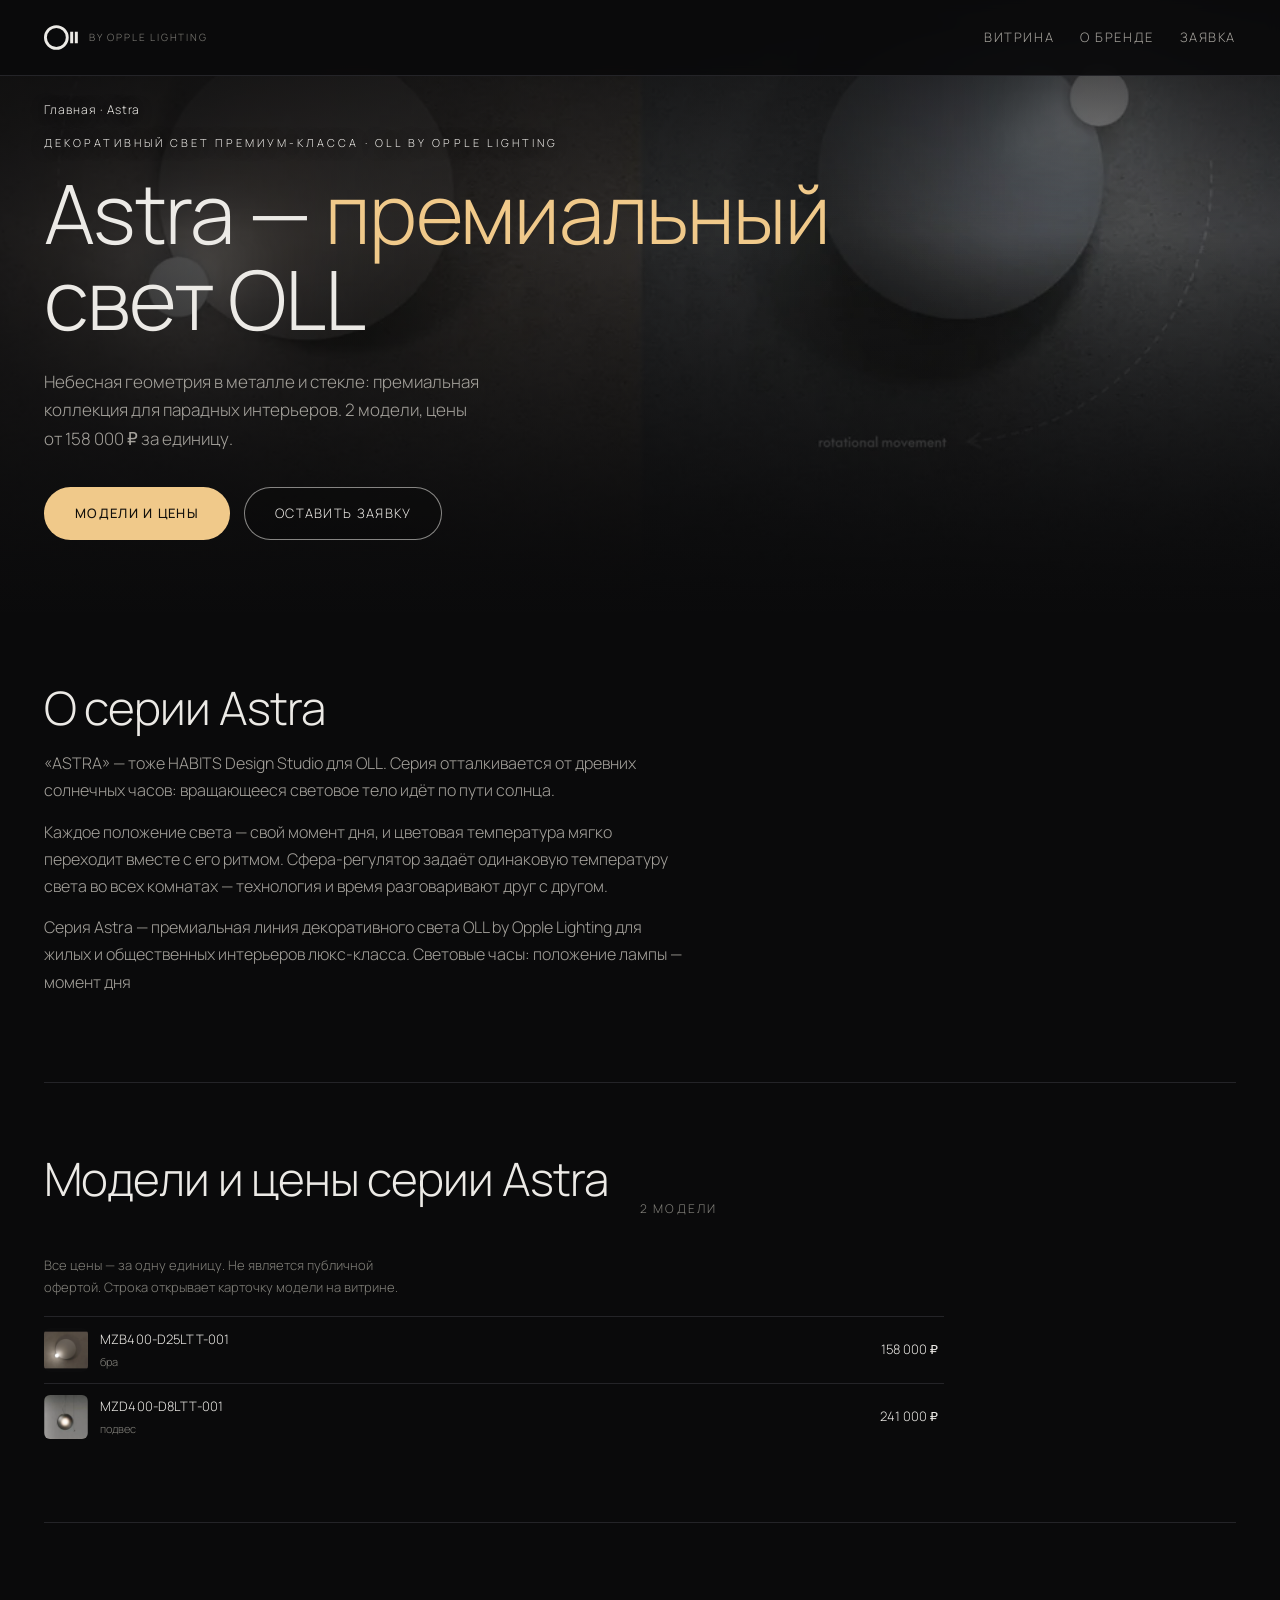
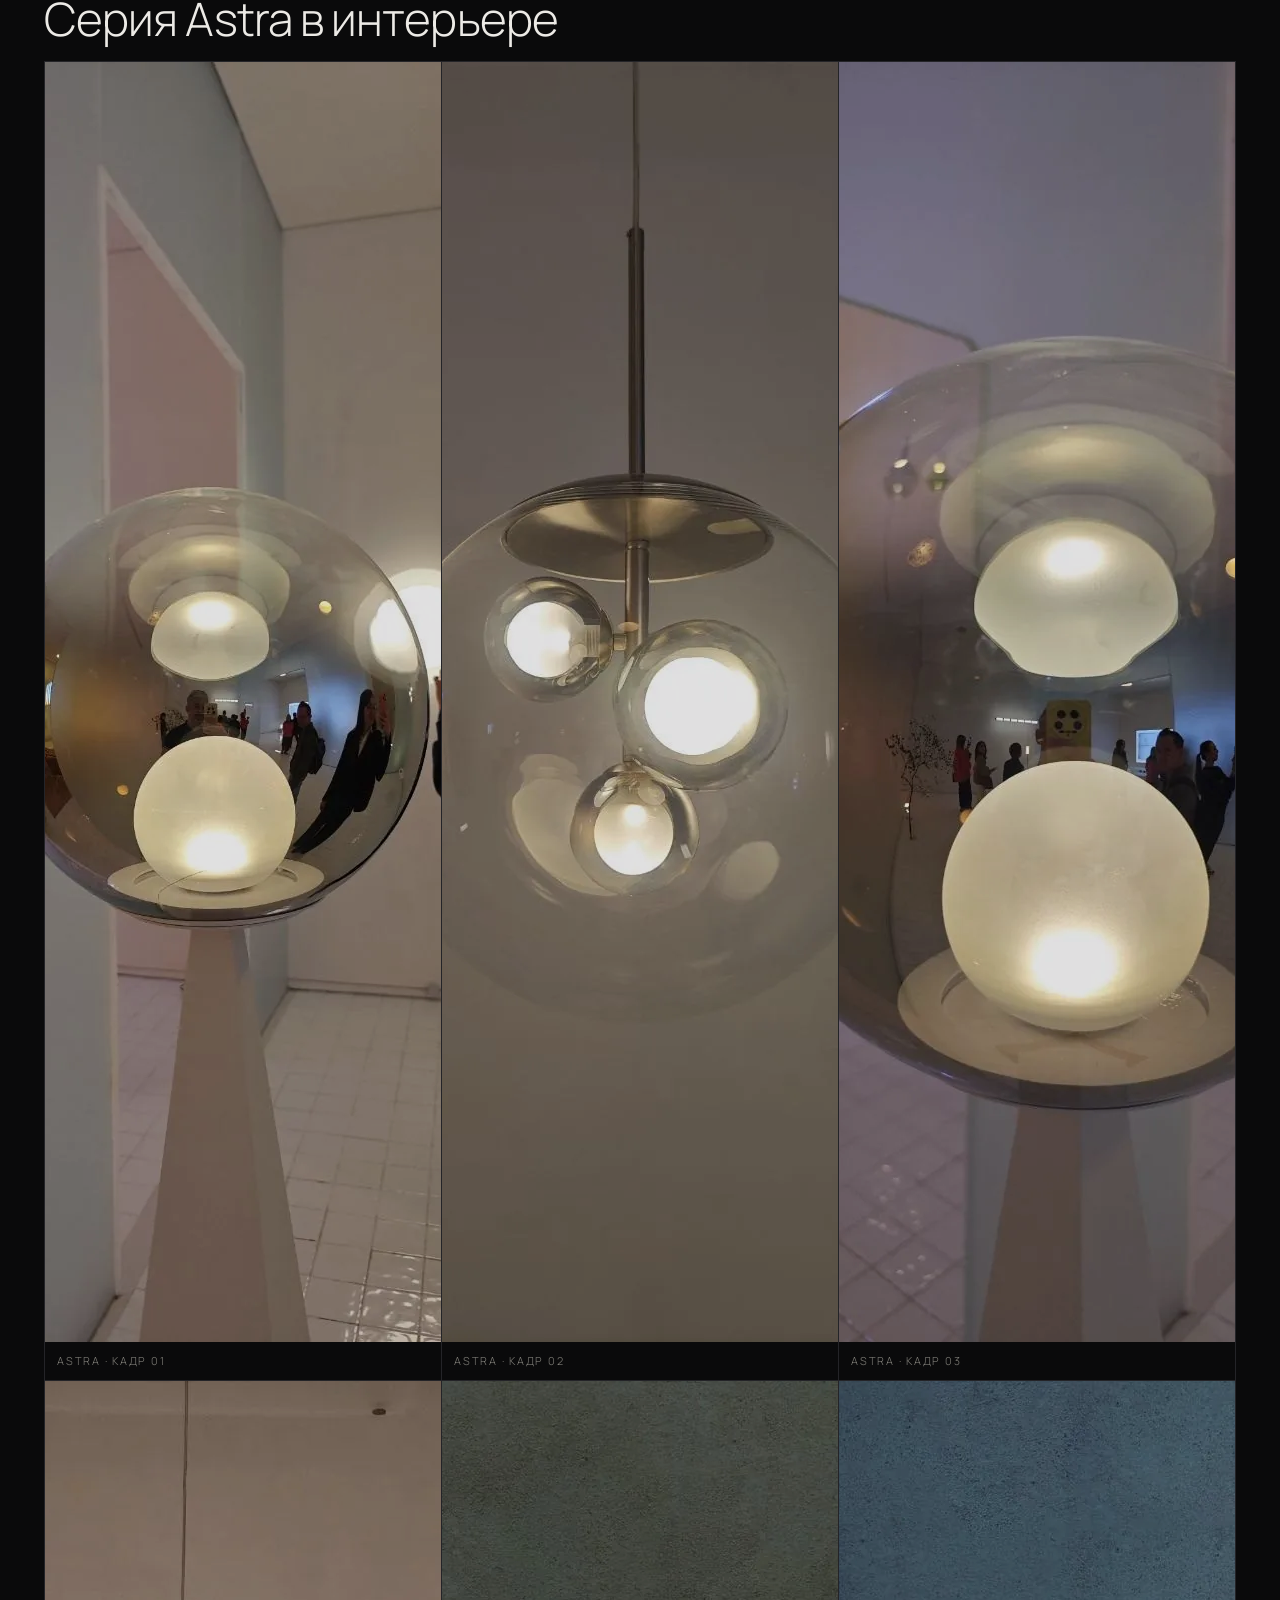
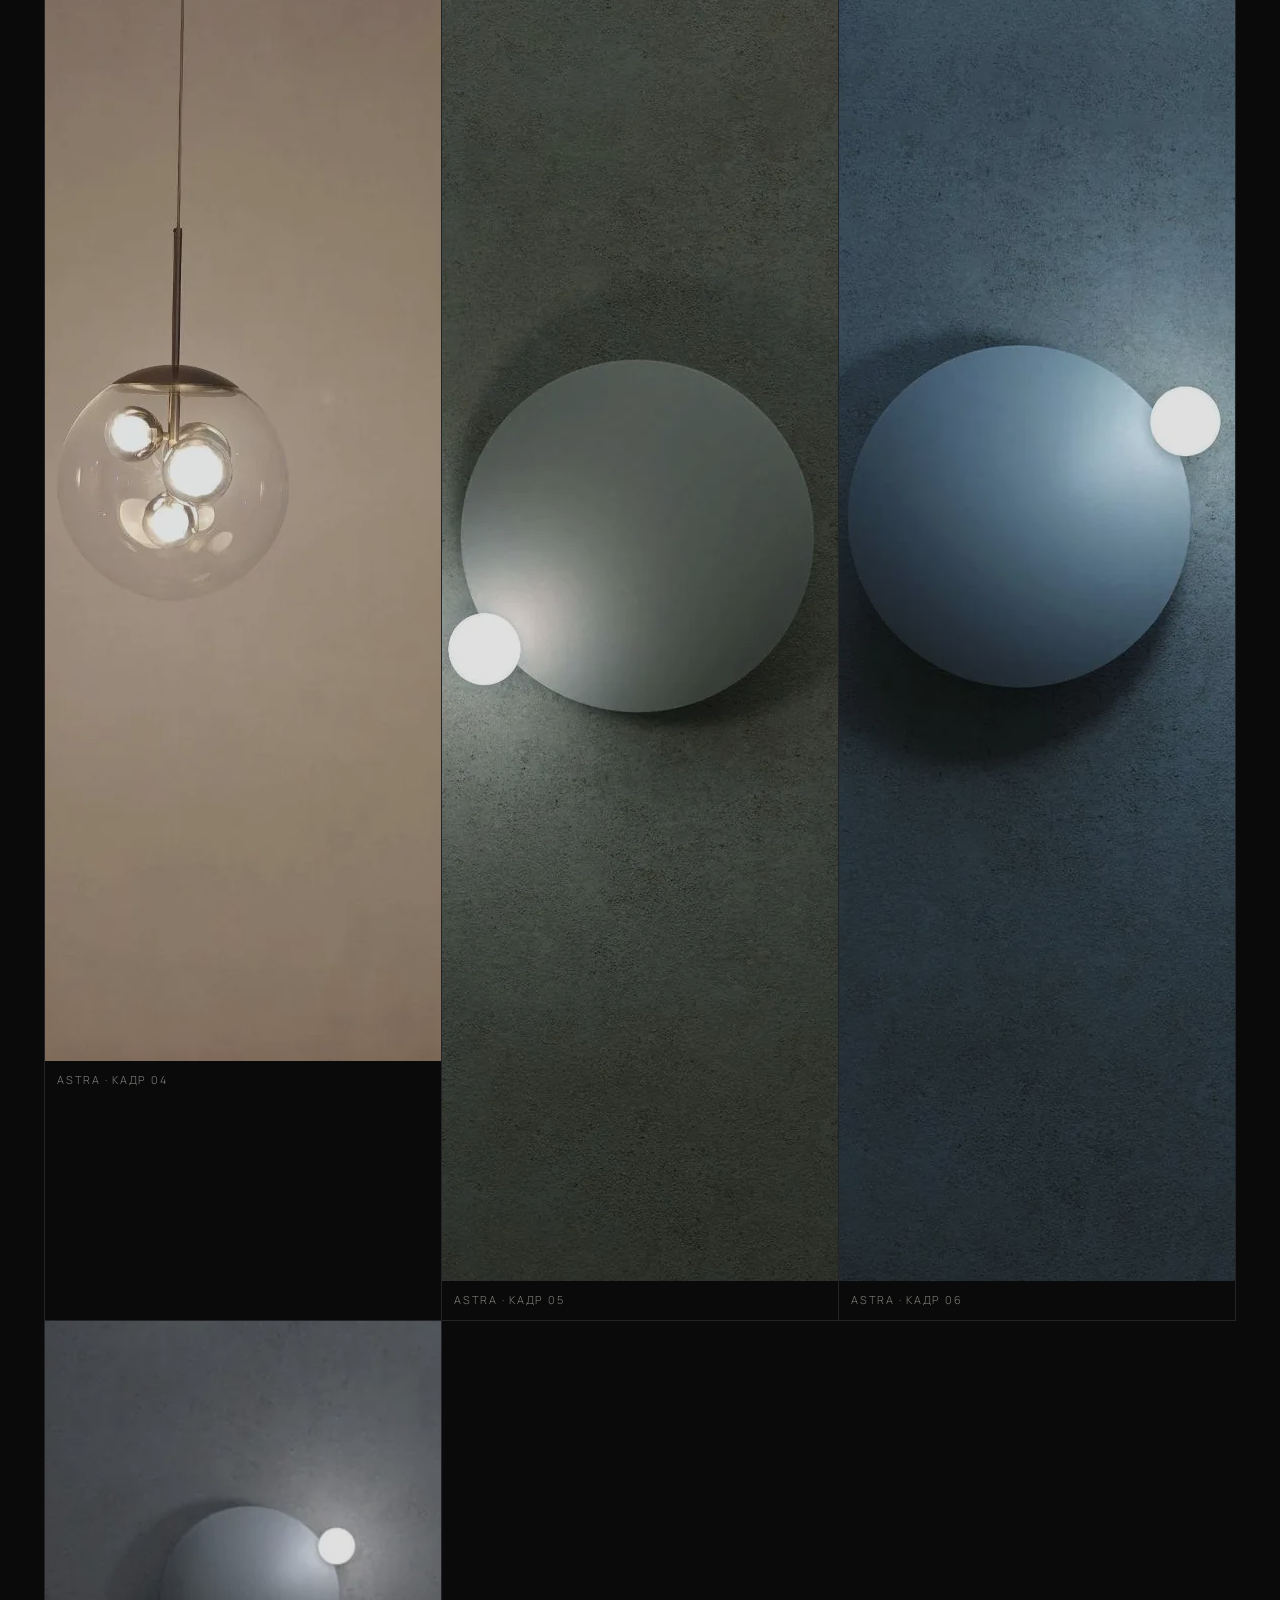
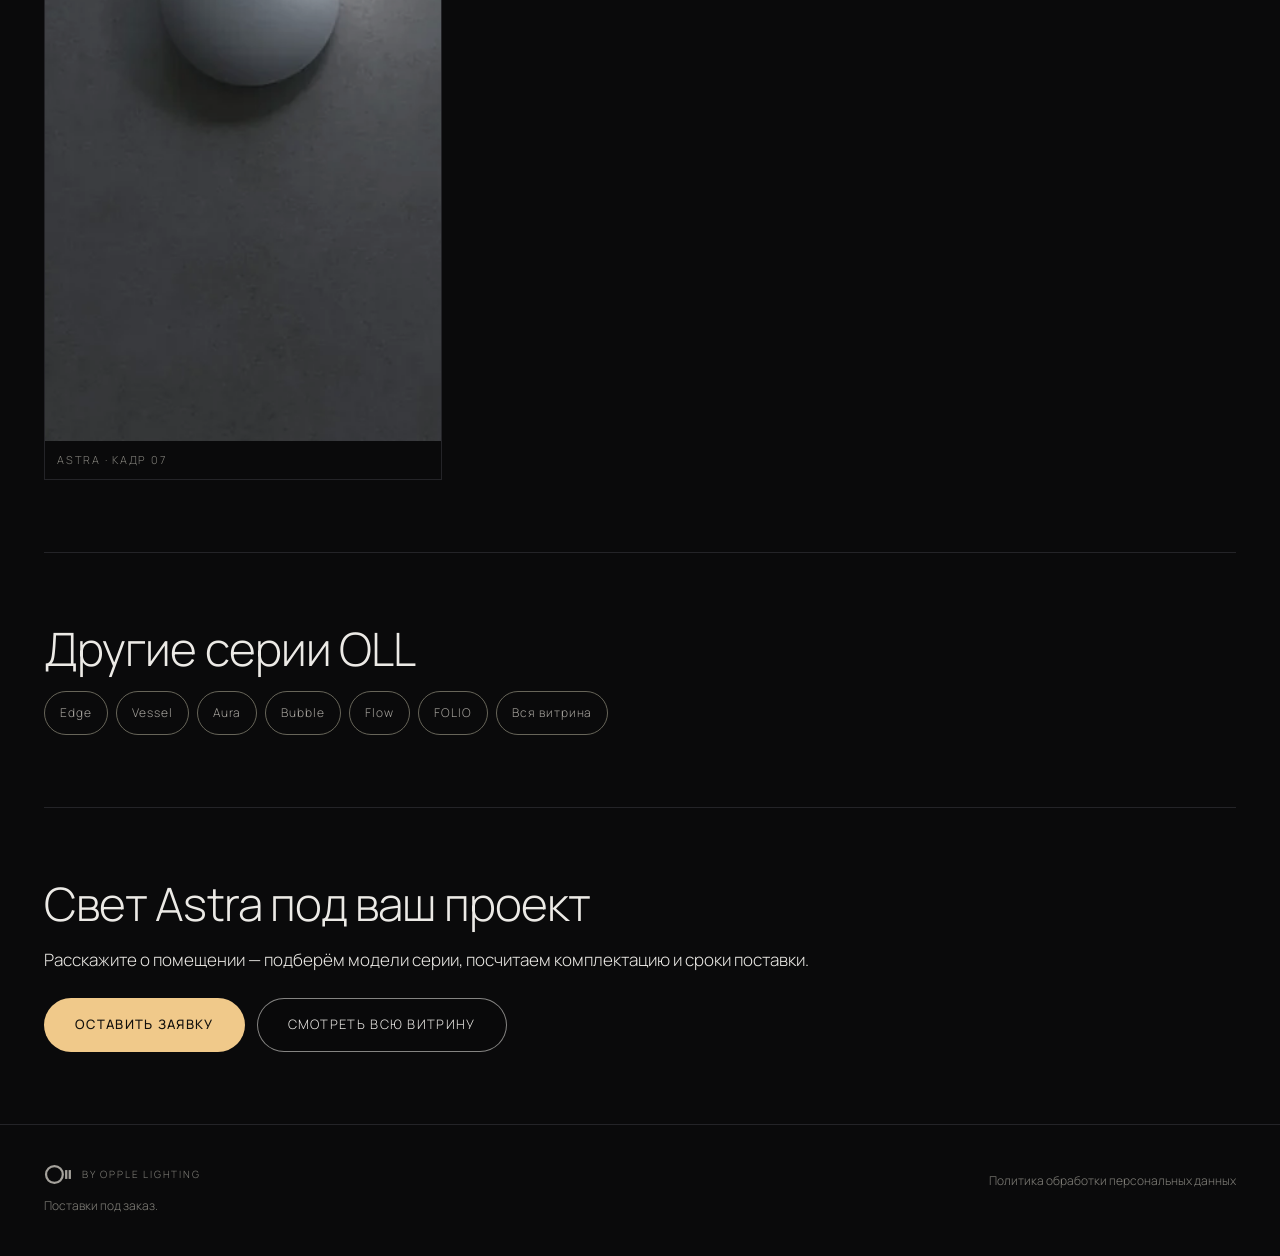
<file: series/astra/index.html>
<!DOCTYPE html>
<html lang="ru">
<head>
<meta charset="utf-8">
<meta http-equiv="Content-Security-Policy"
      content="default-src 'self'; script-src 'self' https://mc.yandex.ru; style-src 'self' 'unsafe-inline'; img-src 'self' data: https://mc.yandex.ru; font-src 'self'; connect-src 'self' https://mc.yandex.ru https://mc.webvisor.org; frame-src https://mc.yandex.ru; base-uri 'self'; form-action 'none'; upgrade-insecure-requests">
<meta name="viewport" content="width=device-width, initial-scale=1">
<title>Astra — премиальные светильники OLL | Декоративный свет Opple</title>
<meta name="description" content="Astra OLL by Opple Lighting — премиальные декоративные светильники: 2 модели, цены от 158 000 ₽. Люкс-свет для интерьера, поставка по Москве и России.">
<meta name="robots" content="index, follow, max-image-preview:large, max-snippet:-1, max-video-preview:-1">
<meta name="theme-color" content="#0a0a0b">
<meta name="color-scheme" content="dark">
<link rel="canonical" href="https://oppleoll.ru/series/astra/">
<link rel="preload" href="../../fonts/manrope-cyr-300.woff2" as="font" type="font/woff2" crossorigin>
<meta property="og:type" content="website">
<meta property="og:locale" content="ru_RU">
<meta property="og:site_name" content="OLL">
<meta property="og:url" content="https://oppleoll.ru/series/astra/">
<meta property="og:title" content="Astra — премиальные светильники OLL | Декоративный свет Opple">
<meta property="og:description" content="Astra OLL by Opple Lighting — премиальные декоративные светильники: 2 модели, цены от 158 000 ₽. Люкс-свет для интерьера, поставка по Москве и России.">
<meta property="og:image" content="https://oppleoll.ru/img/heroes/Astra.webp">
<meta name="twitter:card" content="summary_large_image">
<meta name="twitter:title" content="Astra — премиальные светильники OLL | Декоративный свет Opple">
<meta name="twitter:description" content="Astra OLL by Opple Lighting — премиальные декоративные светильники: 2 модели, цены от 158 000 ₽. Люкс-свет для интерьера, поставка по Москве и России.">
<meta name="twitter:image" content="https://oppleoll.ru/img/heroes/Astra.webp">
<link rel="icon" href="../../favicon.svg" type="image/svg+xml">
<link rel="alternate icon" href="../../favicon.ico" sizes="32x32">
<link rel="apple-touch-icon" href="../../apple-touch-icon.png">
<link rel="stylesheet" href="../../css/style.css">
<link rel="stylesheet" href="../../css/series.css">
<!-- генератор: tools/build_series_pages.py, не редактировать вручную -->
<script type="application/ld+json">{"@context":"https://schema.org","@graph":[{"@type":"Organization","@id":"https://oppleoll.ru/#seller","name":"OLL by Opple Lighting","legalName":"ООО «СМАРТ ОСВЕЩЕНИЕ»","url":"https://oppleoll.ru/","logo":"https://oppleoll.ru/apple-touch-icon.png","description":"Дизайнерские светильники OLL — направление Opple Lighting: 7 серий, 55 моделей, поставка по России и СНГ.","areaServed":"Россия и страны СНГ","address":{"@type":"PostalAddress","addressCountry":"RU","addressLocality":"Москва","streetAddress":"Киевское шоссе, д. 3"}},{"@type":"WebSite","@id":"https://oppleoll.ru/#site","url":"https://oppleoll.ru/","name":"OLL — дизайнерские светильники","description":"Витрина дизайнерских светильников OLL: цены на сайте и заявка на поставку.","inLanguage":"ru-RU","publisher":{"@id":"https://oppleoll.ru/#seller"}},{"@type":"BreadcrumbList","itemListElement":[{"@type":"ListItem","position":1,"name":"Главная","item":"https://oppleoll.ru/"},{"@type":"ListItem","position":2,"name":"Серия Astra","item":"https://oppleoll.ru/series/astra/"}]},{"@type":"CollectionPage","@id":"https://oppleoll.ru/series/astra/#page","url":"https://oppleoll.ru/series/astra/","name":"Astra — премиальные светильники OLL | Декоративный свет Opple","description":"Astra OLL by Opple Lighting — премиальные декоративные светильники: 2 модели, цены от 158 000 ₽. Люкс-свет для интерьера, поставка по Москве и России.","inLanguage":"ru-RU","isPartOf":{"@id":"https://oppleoll.ru/#site"},"about":{"@id":"https://oppleoll.ru/#seller"},"primaryImageOfPage":"https://oppleoll.ru/img/heroes/Astra.webp","dateModified":"2026-11-06","mainEntity":{"@type":"ItemList","numberOfItems":2,"itemListOrder":"https://schema.org/ItemListOrderAscending","itemListElement":[{"@type":"ListItem","position":1,"url":"https://oppleoll.ru/?p=521027004800","name":"Astra MZB400-D25LTT-001","item":{"@type":"Product","name":"Светильник OLL Astra MZB400-D25LTT-001","sku":"521027004800","description":"Светильник OLL Astra MZB400-D25LTT-001, бра, 25 Вт, 1800–12000K, 445×445×125 мм, 158000 ₽ за единицу.","brand":{"@type":"Brand","name":"OLL"},"category":"Astra","image":"https://oppleoll.ru/img/products/521027004800.webp","offers":{"@type":"Offer","url":"https://oppleoll.ru/?p=521027004800","price":"158000","priceCurrency":"RUB","availability":"https://schema.org/LimitedAvailability","itemCondition":"https://schema.org/NewCondition","seller":{"@id":"https://oppleoll.ru/#seller"}},"material":"стекло / алюминий / сталь"}},{"@type":"ListItem","position":2,"url":"https://oppleoll.ru/?p=521027004900","name":"Astra MZD400-D8LTT-001","item":{"@type":"Product","name":"Светильник OLL Astra MZD400-D8LTT-001","sku":"521027004900","description":"Светильник OLL Astra MZD400-D8LTT-001, подвес, 8 Вт, 1800–12000K, Ø400 мм, 241000 ₽ за единицу.","brand":{"@type":"Brand","name":"OLL"},"category":"Astra","image":"https://oppleoll.ru/img/products/521027004900.webp","offers":{"@type":"Offer","url":"https://oppleoll.ru/?p=521027004900","price":"241000","priceCurrency":"RUB","availability":"https://schema.org/LimitedAvailability","itemCondition":"https://schema.org/NewCondition","seller":{"@id":"https://oppleoll.ru/#seller"}},"material":"стекло / сталь"}}]}}]}</script>
</head>
<body>

<header class="head solid">
  <a class="logo" href="/" aria-label="OLL — дизайнерский свет Opple Lighting">
    <svg class="logo-glyph" viewBox="0 0 183 133" aria-hidden="true"><circle cx="66.5" cy="66.5" r="58.75" fill="none" stroke="currentColor" stroke-width="15.5"/><rect class="bar" x="141" y="35.5" width="16" height="62"/><rect class="bar" x="166" y="35.5" width="16" height="62"/></svg>
    <span class="logo-text"><span class="logo-sub">by Opple Lighting</span></span>
  </a>
  <nav class="nav">
    <a href="/index.html#catalog">Витрина</a>
    <a href="/index.html#about">О бренде</a>
    <a href="/index.html?s=Astra#contact">Заявка</a>
  </nav>
</header>

<section class="hero series-hero" id="top">
  <div class="hero-media"><img src="../../img/heroes/Astra.webp" alt="Серия Astra OLL в интерьере" width="1400" height="1050" fetchpriority="high"></div>
  <div class="hero-fade" aria-hidden="true"></div>
  <div class="hero-body">
    <nav class="crumbs" aria-label="Навигация по сайту"><a href="/">Главная</a><span aria-hidden="true"> · </span><span aria-current="page">Astra</span></nav>
    <p class="eyebrow">Декоративный свет премиум-класса · OLL by Opple Lighting</p>
    <h1>Astra — <em>премиальный</em><br> свет OLL</h1>
    <p class="hero-lead">Небесная геометрия в металле и стекле: премиальная коллекция для парадных интерьеров. 2 модели, цены от 158 000 ₽ за единицу.</p>
    <div class="hero-actions">
      <a class="btn btn-solid" href="#models">Модели и цены</a>
      <a class="btn btn-ghost" href="/index.html?s=Astra#contact">Оставить заявку</a>
    </div>
  </div>
</section>

<main class="series-wrap">
  <section class="series-sec" id="about-series">
    <h2>О серии Astra</h2>
    <div class="series-prose">
      <p>«ASTRA» — тоже HABITS Design Studio для OLL. Серия отталкивается от древних солнечных часов: вращающееся световое тело идёт по пути солнца.</p><p>Каждое положение света — свой момент дня, и цветовая температура мягко переходит вместе с его ритмом. Сфера-регулятор задаёт одинаковую температуру света во всех комнатах — технология и время разговаривают друг с другом.</p>
      <p>Серия Astra — премиальная линия декоративного света OLL by Opple Lighting для жилых и общественных интерьеров люкс-класса. Световые часы: положение лампы — момент дня</p>
    </div>
  </section>

  <section class="series-sec" id="models">
    <div class="cat-head">
      <h2>Модели и цены серии Astra</h2>
      <p class="cat-total">2 модели</p>
    </div>
    <p class="cat-note">Все цены — за одну единицу. Не является публичной офертой. Строка открывает карточку модели на витрине.</p>
    <ul class="series-list"><li><a class="mrow" href="/?p=521027004800" aria-label="Astra MZB400-D25LTT-001, 158 000 ₽ за единицу"><span class="mrow-thumb"><img src="../../img/products/521027004800.webp" alt="" width="96" height="96" loading="lazy"></span><span class="mrow-main"><span class="mrow-sku">MZB400-D25LTT-001</span><span class="mrow-type">бра</span></span><span class="mrow-price">158 000 ₽</span></a></li><li><a class="mrow" href="/?p=521027004900" aria-label="Astra MZD400-D8LTT-001, 241 000 ₽ за единицу"><span class="mrow-thumb"><img src="../../img/products/521027004900.webp" alt="" width="96" height="96" loading="lazy"></span><span class="mrow-main"><span class="mrow-sku">MZD400-D8LTT-001</span><span class="mrow-type">подвес</span></span><span class="mrow-price">241 000 ₽</span></a></li></ul>
  </section>

  <section class="series-sec" id="gallery">
    <h2>Серия Astra в интерьере</h2>
    <div class="sgal"><figure><img src="../../img/series/dr_30_Astra.webp" alt="Светильник OLL Astra в интерьере, кадр 1" width="960" height="1280" loading="lazy"><figcaption>Astra · кадр 01</figcaption></figure><figure><img src="../../img/series/dr_31_Astra.webp" alt="Светильник OLL Astra в интерьере, кадр 2" width="960" height="1280" loading="lazy"><figcaption>Astra · кадр 02</figcaption></figure><figure><img src="../../img/series/dr_32_Astra.webp" alt="Светильник OLL Astra в интерьере, кадр 3" width="960" height="1280" loading="lazy"><figcaption>Astra · кадр 03</figcaption></figure><figure><img src="../../img/series/dr_33_Astra.webp" alt="Светильник OLL Astra в интерьере, кадр 4" width="960" height="1280" loading="lazy"><figcaption>Astra · кадр 04</figcaption></figure><figure><img src="../../img/series/cat_10_1.webp" alt="Светильник OLL Astra в интерьере, кадр 5" width="800" height="1500" loading="lazy"><figcaption>Astra · кадр 05</figcaption></figure><figure><img src="../../img/series/cat_10_4.webp" alt="Светильник OLL Astra в интерьере, кадр 6" width="800" height="1500" loading="lazy"><figcaption>Astra · кадр 06</figcaption></figure><figure><img src="../../img/series/int_11_4.webp" alt="Светильник OLL Astra в интерьере, кадр 7" width="1279" height="720" loading="lazy"><figcaption>Astra · кадр 07</figcaption></figure></div>
  </section>

  <section class="series-sec" id="other">
    <h2>Другие серии OLL</h2>
    <div class="series-nav"><a class="chip" href="/series/edge/">Edge</a><a class="chip" href="/series/vessel/">Vessel</a><a class="chip" href="/series/aura/">Aura</a><a class="chip" href="/series/bubble/">Bubble</a><a class="chip" href="/series/flow/">Flow</a><a class="chip" href="/series/folio/">FOLIO</a><a class="chip" href="/index.html#catalog">Вся витрина</a></div>
  </section>

  <section class="series-sec series-cta" id="lead">
    <h2>Свет Astra под ваш проект</h2>
    <p class="series-prose">Расскажите о помещении — подберём модели серии, посчитаем комплектацию и сроки поставки.</p>
    <div class="spar-cta">
      <a class="btn btn-solid" href="/index.html?s=Astra#contact">Оставить заявку</a>
      <a class="btn btn-ghost" href="/index.html#catalog">Смотреть всю витрину</a>
    </div>
  </section>
</main>

<footer class="foot">
  <div class="foot-l">
    <div class="foot-brand">
      <svg class="logo-glyph foot-glyph" viewBox="0 0 183 133" aria-hidden="true"><circle cx="66.5" cy="66.5" r="58.75" fill="none" stroke="currentColor" stroke-width="15.5"/><rect class="bar" x="141" y="35.5" width="16" height="62"/><rect class="bar" x="166" y="35.5" width="16" height="62"/></svg>
      <span class="logo-sub">by Opple Lighting</span>
    </div>
    <p>Поставки под заказ.</p>
  </div>
  <div class="foot-r">
    <p><a href="/privacy.html">Политика обработки персональных данных</a></p>
  </div>
</footer>

<script src="../../js/analytics.js" defer></script>
</body>
</html>
</file>
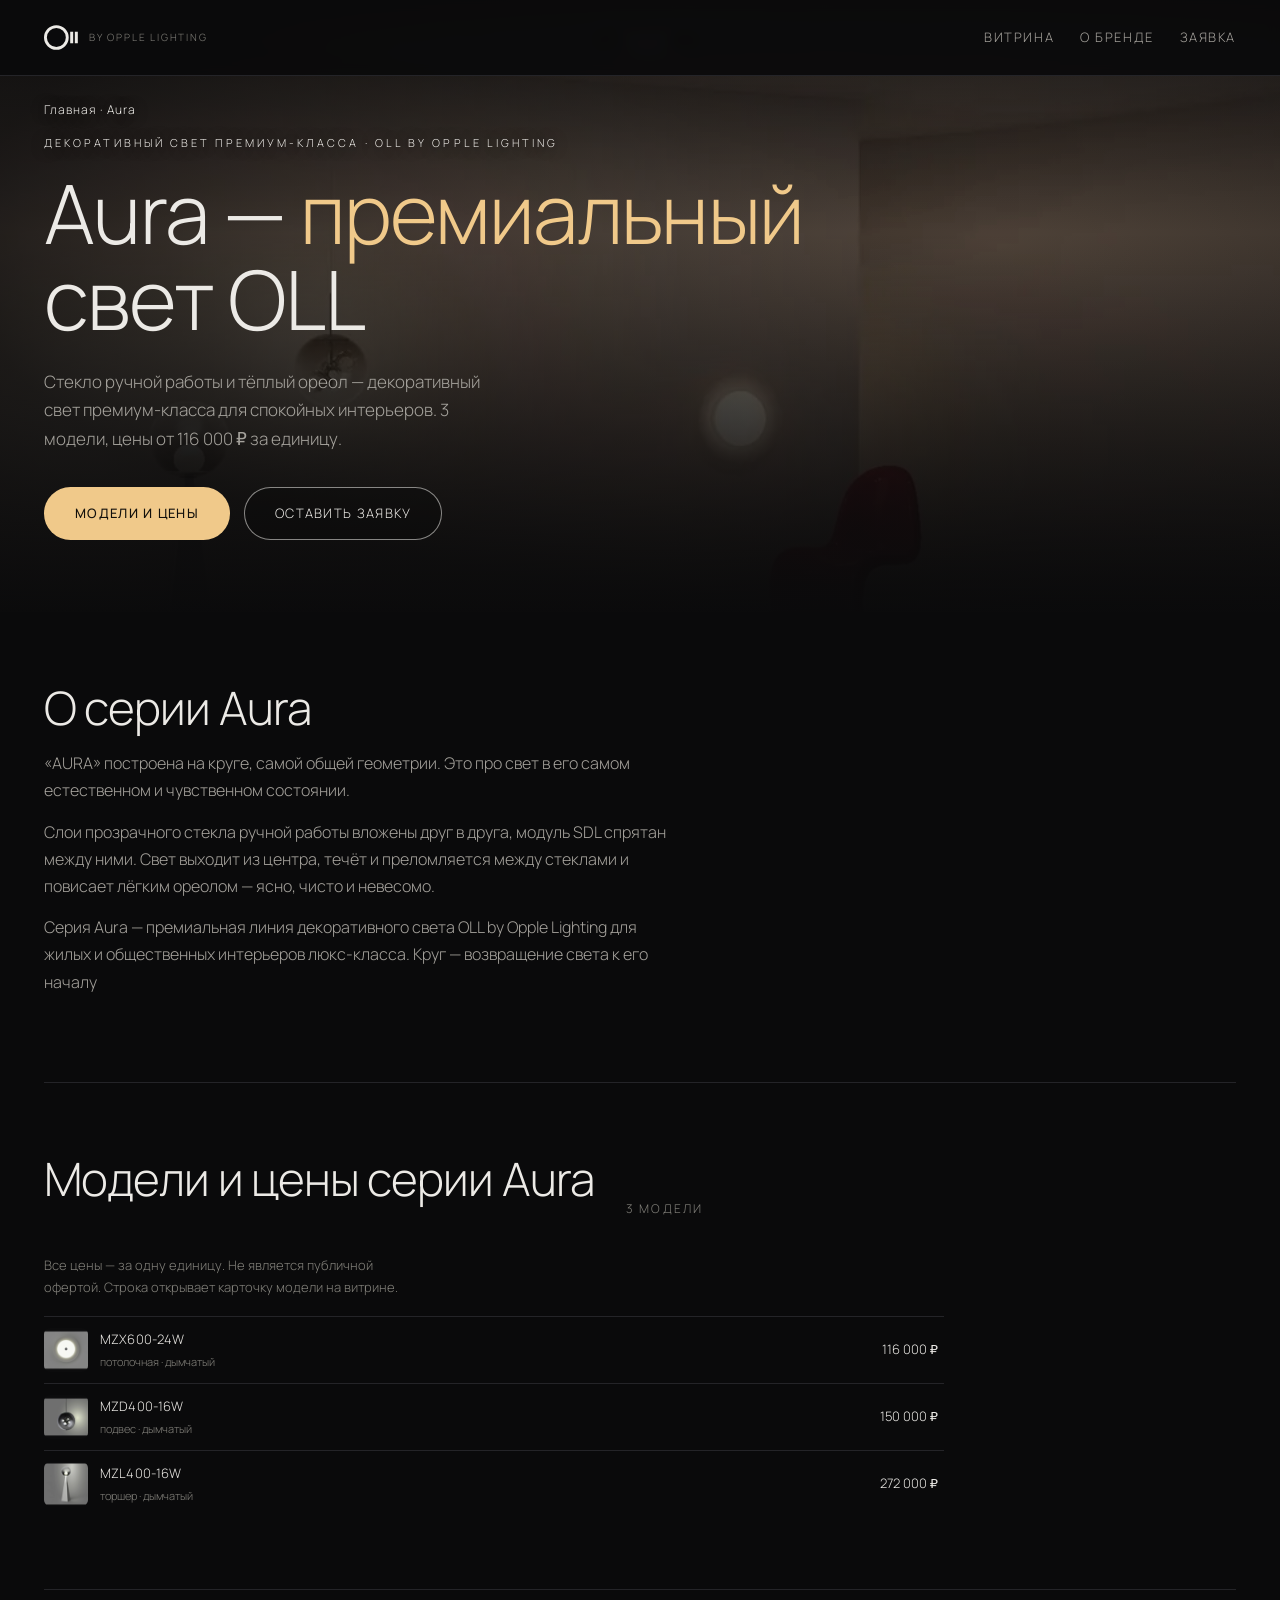
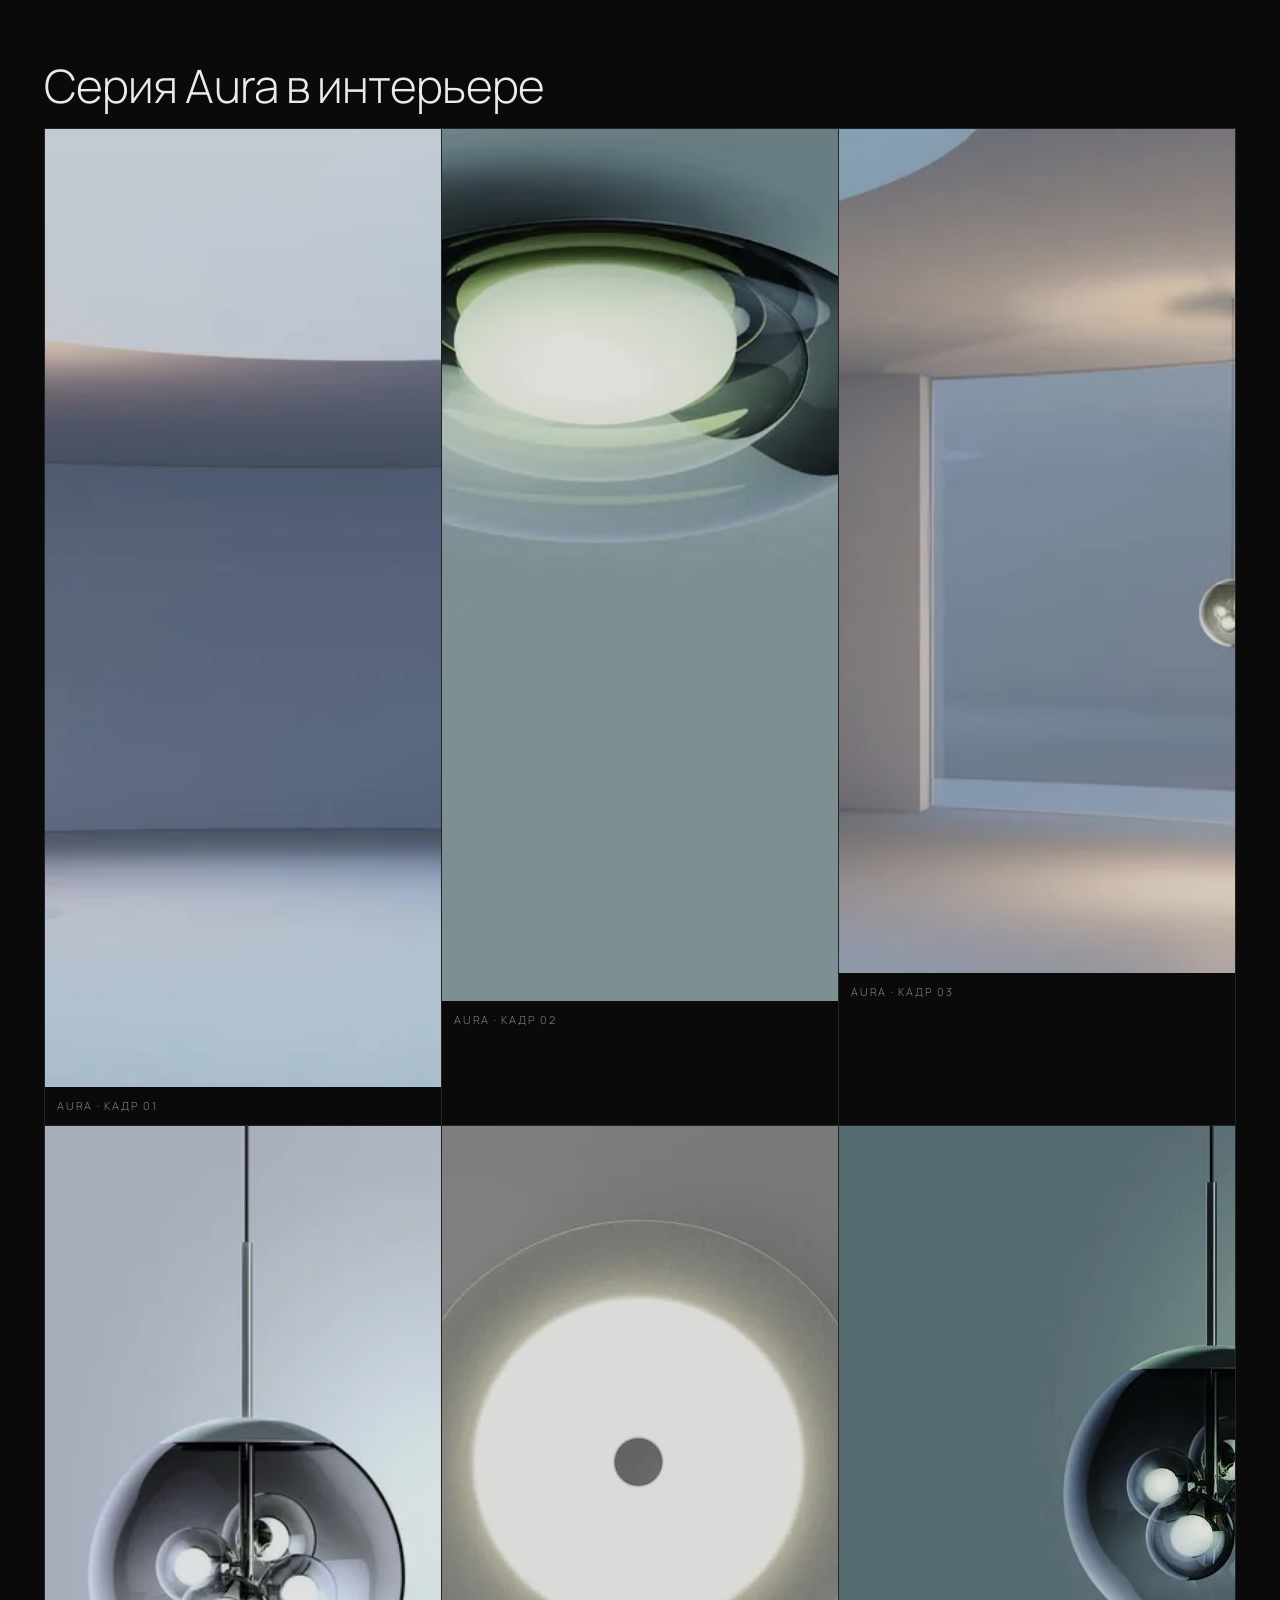
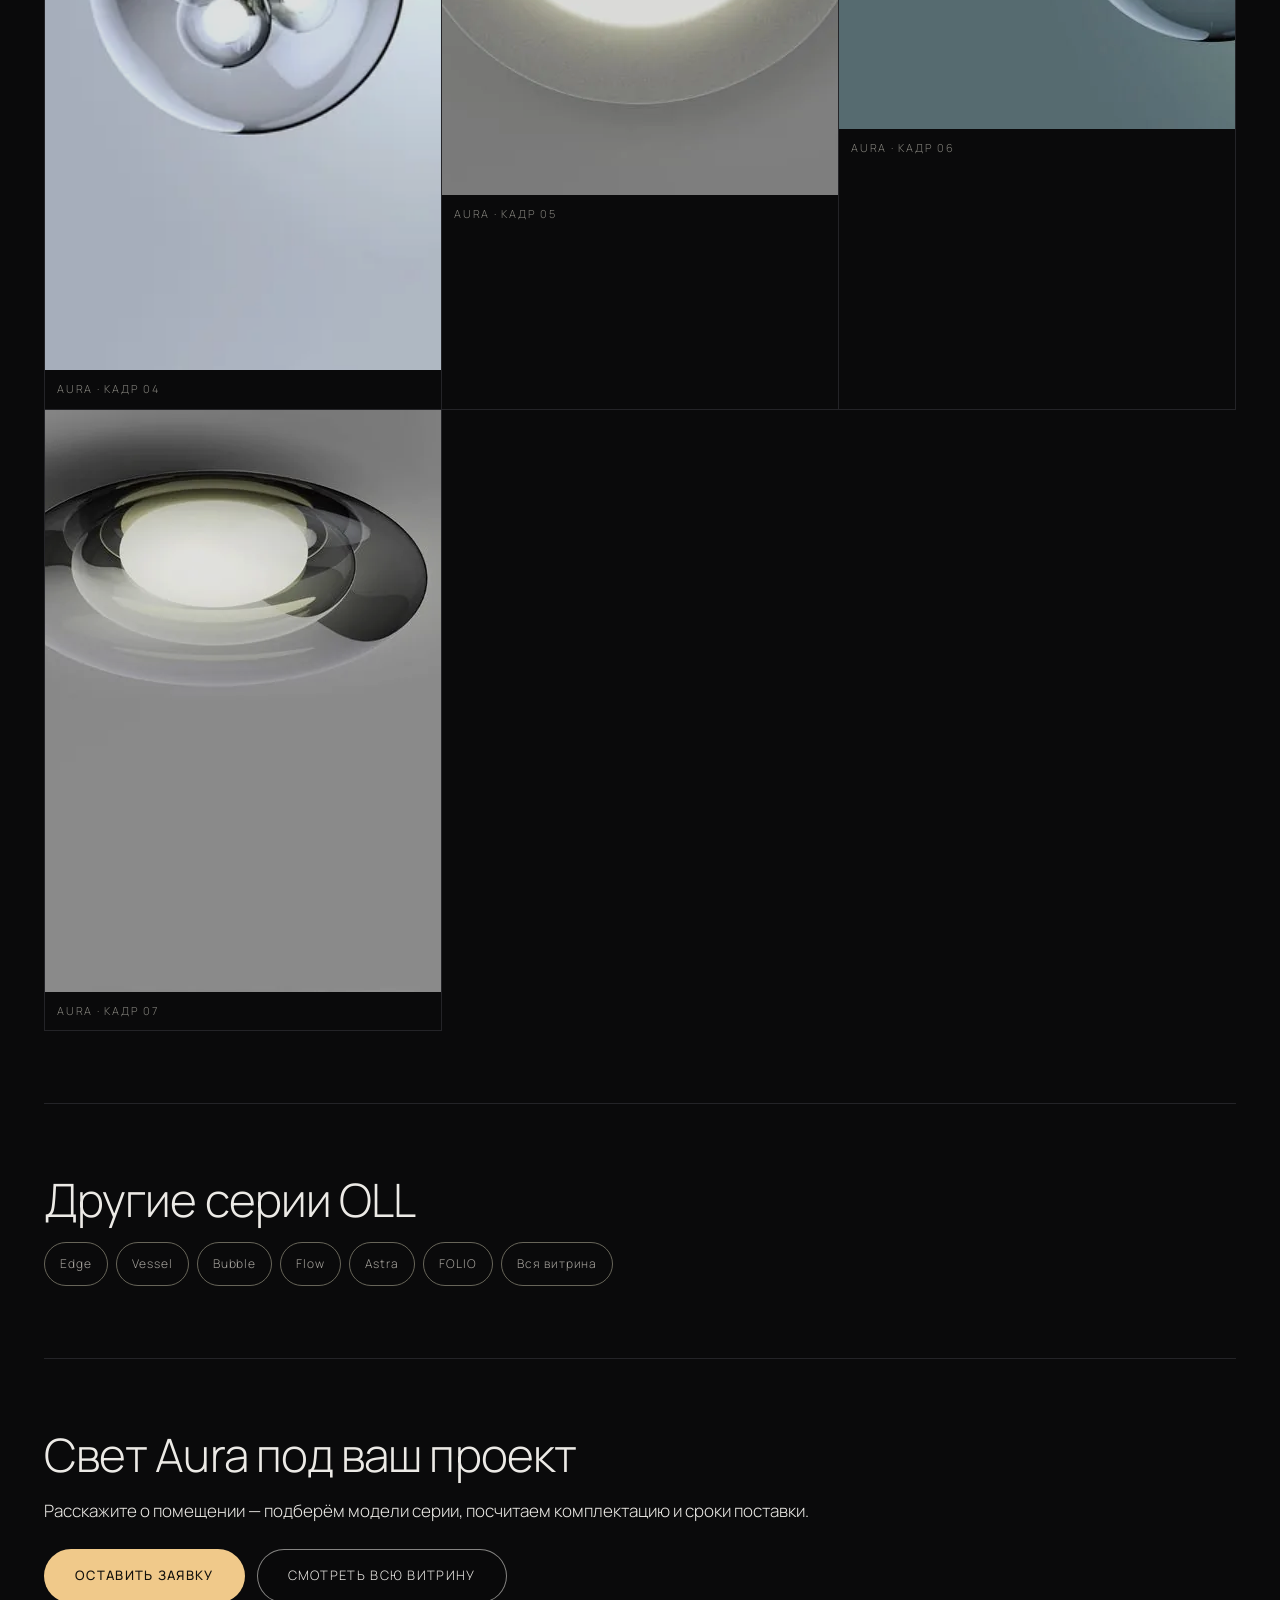
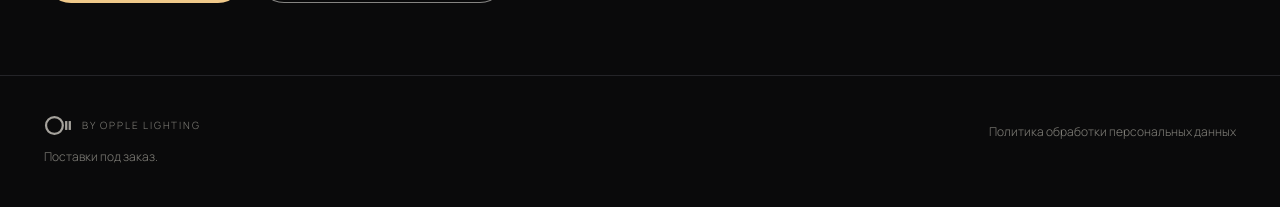
<file: series/aura/index.html>
<!DOCTYPE html>
<html lang="ru">
<head>
<meta charset="utf-8">
<meta http-equiv="Content-Security-Policy"
      content="default-src 'self'; script-src 'self' https://mc.yandex.ru; style-src 'self' 'unsafe-inline'; img-src 'self' data: https://mc.yandex.ru; font-src 'self'; connect-src 'self' https://mc.yandex.ru https://mc.webvisor.org; frame-src https://mc.yandex.ru; base-uri 'self'; form-action 'none'; upgrade-insecure-requests">
<meta name="viewport" content="width=device-width, initial-scale=1">
<title>Aura — премиальные светильники OLL | Декоративный свет Opple</title>
<meta name="description" content="Aura OLL by Opple Lighting — премиальные декоративные светильники: 3 модели, цены от 116 000 ₽. Люкс-свет для интерьера, поставка по Москве и России.">
<meta name="robots" content="index, follow, max-image-preview:large, max-snippet:-1, max-video-preview:-1">
<meta name="theme-color" content="#0a0a0b">
<meta name="color-scheme" content="dark">
<link rel="canonical" href="https://oppleoll.ru/series/aura/">
<link rel="preload" href="../../fonts/manrope-cyr-300.woff2" as="font" type="font/woff2" crossorigin>
<meta property="og:type" content="website">
<meta property="og:locale" content="ru_RU">
<meta property="og:site_name" content="OLL">
<meta property="og:url" content="https://oppleoll.ru/series/aura/">
<meta property="og:title" content="Aura — премиальные светильники OLL | Декоративный свет Opple">
<meta property="og:description" content="Aura OLL by Opple Lighting — премиальные декоративные светильники: 3 модели, цены от 116 000 ₽. Люкс-свет для интерьера, поставка по Москве и России.">
<meta property="og:image" content="https://oppleoll.ru/img/heroes/Aura.webp">
<meta name="twitter:card" content="summary_large_image">
<meta name="twitter:title" content="Aura — премиальные светильники OLL | Декоративный свет Opple">
<meta name="twitter:description" content="Aura OLL by Opple Lighting — премиальные декоративные светильники: 3 модели, цены от 116 000 ₽. Люкс-свет для интерьера, поставка по Москве и России.">
<meta name="twitter:image" content="https://oppleoll.ru/img/heroes/Aura.webp">
<link rel="icon" href="../../favicon.svg" type="image/svg+xml">
<link rel="alternate icon" href="../../favicon.ico" sizes="32x32">
<link rel="apple-touch-icon" href="../../apple-touch-icon.png">
<link rel="stylesheet" href="../../css/style.css">
<link rel="stylesheet" href="../../css/series.css">
<!-- генератор: tools/build_series_pages.py, не редактировать вручную -->
<script type="application/ld+json">{"@context":"https://schema.org","@graph":[{"@type":"Organization","@id":"https://oppleoll.ru/#seller","name":"OLL by Opple Lighting","legalName":"ООО «СМАРТ ОСВЕЩЕНИЕ»","url":"https://oppleoll.ru/","logo":"https://oppleoll.ru/apple-touch-icon.png","description":"Дизайнерские светильники OLL — направление Opple Lighting: 7 серий, 55 моделей, поставка по России и СНГ.","areaServed":"Россия и страны СНГ","address":{"@type":"PostalAddress","addressCountry":"RU","addressLocality":"Москва","streetAddress":"Киевское шоссе, д. 3"}},{"@type":"WebSite","@id":"https://oppleoll.ru/#site","url":"https://oppleoll.ru/","name":"OLL — дизайнерские светильники","description":"Витрина дизайнерских светильников OLL: цены на сайте и заявка на поставку.","inLanguage":"ru-RU","publisher":{"@id":"https://oppleoll.ru/#seller"}},{"@type":"BreadcrumbList","itemListElement":[{"@type":"ListItem","position":1,"name":"Главная","item":"https://oppleoll.ru/"},{"@type":"ListItem","position":2,"name":"Серия Aura","item":"https://oppleoll.ru/series/aura/"}]},{"@type":"CollectionPage","@id":"https://oppleoll.ru/series/aura/#page","url":"https://oppleoll.ru/series/aura/","name":"Aura — премиальные светильники OLL | Декоративный свет Opple","description":"Aura OLL by Opple Lighting — премиальные декоративные светильники: 3 модели, цены от 116 000 ₽. Люкс-свет для интерьера, поставка по Москве и России.","inLanguage":"ru-RU","isPartOf":{"@id":"https://oppleoll.ru/#site"},"about":{"@id":"https://oppleoll.ru/#seller"},"primaryImageOfPage":"https://oppleoll.ru/img/heroes/Aura.webp","dateModified":"2026-11-06","mainEntity":{"@type":"ItemList","numberOfItems":3,"itemListOrder":"https://schema.org/ItemListOrderAscending","itemListElement":[{"@type":"ListItem","position":1,"url":"https://oppleoll.ru/?p=521030006200","name":"Aura MZX600-24W, дымчатый","item":{"@type":"Product","name":"Светильник OLL Aura MZX600-24W, дымчатый","sku":"521030006200","description":"Светильник OLL Aura MZX600-24W, потолочная, дымчатый, 24 Вт, 2700K, 600×600×215 мм, 116000 ₽ за единицу.","brand":{"@type":"Brand","name":"OLL"},"category":"Aura","image":"https://oppleoll.ru/img/products/521030006200.webp","offers":{"@type":"Offer","url":"https://oppleoll.ru/?p=521030006200","price":"116000","priceCurrency":"RUB","availability":"https://schema.org/LimitedAvailability","itemCondition":"https://schema.org/NewCondition","seller":{"@id":"https://oppleoll.ru/#seller"}},"material":"стекло / металл"}},{"@type":"ListItem","position":2,"url":"https://oppleoll.ru/?p=521030005900","name":"Aura MZD400-16W, дымчатый","item":{"@type":"Product","name":"Светильник OLL Aura MZD400-16W, дымчатый","sku":"521030005900","description":"Светильник OLL Aura MZD400-16W, подвес, дымчатый, 16 Вт, 2700K, 400×400×612 мм, 150000 ₽ за единицу.","brand":{"@type":"Brand","name":"OLL"},"category":"Aura","image":"https://oppleoll.ru/img/products/521030005900.webp","offers":{"@type":"Offer","url":"https://oppleoll.ru/?p=521030005900","price":"150000","priceCurrency":"RUB","availability":"https://schema.org/LimitedAvailability","itemCondition":"https://schema.org/NewCondition","seller":{"@id":"https://oppleoll.ru/#seller"}},"material":"стекло / металл"}},{"@type":"ListItem","position":3,"url":"https://oppleoll.ru/?p=521030006000","name":"Aura MZL400-16W, дымчатый","item":{"@type":"Product","name":"Светильник OLL Aura MZL400-16W, дымчатый","sku":"521030006000","description":"Светильник OLL Aura MZL400-16W, торшер, дымчатый, 16 Вт, 2700K, 400×400×1520 мм, 272000 ₽ за единицу.","brand":{"@type":"Brand","name":"OLL"},"category":"Aura","image":"https://oppleoll.ru/img/products/521030006000.webp","offers":{"@type":"Offer","url":"https://oppleoll.ru/?p=521030006000","price":"272000","priceCurrency":"RUB","availability":"https://schema.org/LimitedAvailability","itemCondition":"https://schema.org/NewCondition","seller":{"@id":"https://oppleoll.ru/#seller"}},"material":"стекло / металл"}}]}}]}</script>
</head>
<body>

<header class="head solid">
  <a class="logo" href="/" aria-label="OLL — дизайнерский свет Opple Lighting">
    <svg class="logo-glyph" viewBox="0 0 183 133" aria-hidden="true"><circle cx="66.5" cy="66.5" r="58.75" fill="none" stroke="currentColor" stroke-width="15.5"/><rect class="bar" x="141" y="35.5" width="16" height="62"/><rect class="bar" x="166" y="35.5" width="16" height="62"/></svg>
    <span class="logo-text"><span class="logo-sub">by Opple Lighting</span></span>
  </a>
  <nav class="nav">
    <a href="/index.html#catalog">Витрина</a>
    <a href="/index.html#about">О бренде</a>
    <a href="/index.html?s=Aura#contact">Заявка</a>
  </nav>
</header>

<section class="hero series-hero" id="top">
  <div class="hero-media"><img src="../../img/heroes/Aura.webp" alt="Серия Aura OLL в интерьере" width="1273" height="955" fetchpriority="high"></div>
  <div class="hero-fade" aria-hidden="true"></div>
  <div class="hero-body">
    <nav class="crumbs" aria-label="Навигация по сайту"><a href="/">Главная</a><span aria-hidden="true"> · </span><span aria-current="page">Aura</span></nav>
    <p class="eyebrow">Декоративный свет премиум-класса · OLL by Opple Lighting</p>
    <h1>Aura — <em>премиальный</em><br> свет OLL</h1>
    <p class="hero-lead">Стекло ручной работы и тёплый ореол — декоративный свет премиум-класса для спокойных интерьеров. 3 модели, цены от 116 000 ₽ за единицу.</p>
    <div class="hero-actions">
      <a class="btn btn-solid" href="#models">Модели и цены</a>
      <a class="btn btn-ghost" href="/index.html?s=Aura#contact">Оставить заявку</a>
    </div>
  </div>
</section>

<main class="series-wrap">
  <section class="series-sec" id="about-series">
    <h2>О серии Aura</h2>
    <div class="series-prose">
      <p>«AURA» построена на круге, самой общей геометрии. Это про свет в его самом естественном и чувственном состоянии.</p><p>Слои прозрачного стекла ручной работы вложены друг в друга, модуль SDL спрятан между ними. Свет выходит из центра, течёт и преломляется между стеклами и повисает лёгким ореолом — ясно, чисто и невесомо.</p>
      <p>Серия Aura — премиальная линия декоративного света OLL by Opple Lighting для жилых и общественных интерьеров люкс-класса. Круг — возвращение света к его началу</p>
    </div>
  </section>

  <section class="series-sec" id="models">
    <div class="cat-head">
      <h2>Модели и цены серии Aura</h2>
      <p class="cat-total">3 модели</p>
    </div>
    <p class="cat-note">Все цены — за одну единицу. Не является публичной офертой. Строка открывает карточку модели на витрине.</p>
    <ul class="series-list"><li><a class="mrow" href="/?p=521030006200" aria-label="Aura MZX600-24W, 116 000 ₽ за единицу"><span class="mrow-thumb"><img src="../../img/products/521030006200.webp" alt="" width="96" height="96" loading="lazy"></span><span class="mrow-main"><span class="mrow-sku">MZX600-24W</span><span class="mrow-type">потолочная · дымчатый</span></span><span class="mrow-price">116 000 ₽</span></a></li><li><a class="mrow" href="/?p=521030005900" aria-label="Aura MZD400-16W, 150 000 ₽ за единицу"><span class="mrow-thumb"><img src="../../img/products/521030005900.webp" alt="" width="96" height="96" loading="lazy"></span><span class="mrow-main"><span class="mrow-sku">MZD400-16W</span><span class="mrow-type">подвес · дымчатый</span></span><span class="mrow-price">150 000 ₽</span></a></li><li><a class="mrow" href="/?p=521030006000" aria-label="Aura MZL400-16W, 272 000 ₽ за единицу"><span class="mrow-thumb"><img src="../../img/products/521030006000.webp" alt="" width="96" height="96" loading="lazy"></span><span class="mrow-main"><span class="mrow-sku">MZL400-16W</span><span class="mrow-type">торшер · дымчатый</span></span><span class="mrow-price">272 000 ₽</span></a></li></ul>
  </section>

  <section class="series-sec" id="gallery">
    <h2>Серия Aura в интерьере</h2>
    <div class="sgal"><figure><img src="../../img/series/int_08_0.webp" alt="Светильник OLL Aura в интерьере, кадр 1" width="1500" height="958" loading="lazy"><figcaption>Aura · кадр 01</figcaption></figure><figure><img src="../../img/series/cat_06_2.webp" alt="Светильник OLL Aura в интерьере, кадр 2" width="1366" height="872" loading="lazy"><figcaption>Aura · кадр 02</figcaption></figure><figure><img src="../../img/series/brd_13_0.webp" alt="Светильник OLL Aura в интерьере, кадр 3" width="1500" height="844" loading="lazy"><figcaption>Aura · кадр 03</figcaption></figure><figure><img src="../../img/series/brd_14_0.webp" alt="Светильник OLL Aura в интерьере, кадр 4" width="1500" height="844" loading="lazy"><figcaption>Aura · кадр 04</figcaption></figure><figure><img src="../../img/series/brd_17_6.webp" alt="Светильник OLL Aura в интерьере, кадр 5" width="794" height="669" loading="lazy"><figcaption>Aura · кадр 05</figcaption></figure><figure><img src="../../img/series/cat_06_0.webp" alt="Светильник OLL Aura в интерьере, кадр 6" width="998" height="603" loading="lazy"><figcaption>Aura · кадр 06</figcaption></figure><figure><img src="../../img/series/int_07_2.webp" alt="Светильник OLL Aura в интерьере, кадр 7" width="911" height="582" loading="lazy"><figcaption>Aura · кадр 07</figcaption></figure></div>
  </section>

  <section class="series-sec" id="other">
    <h2>Другие серии OLL</h2>
    <div class="series-nav"><a class="chip" href="/series/edge/">Edge</a><a class="chip" href="/series/vessel/">Vessel</a><a class="chip" href="/series/bubble/">Bubble</a><a class="chip" href="/series/flow/">Flow</a><a class="chip" href="/series/astra/">Astra</a><a class="chip" href="/series/folio/">FOLIO</a><a class="chip" href="/index.html#catalog">Вся витрина</a></div>
  </section>

  <section class="series-sec series-cta" id="lead">
    <h2>Свет Aura под ваш проект</h2>
    <p class="series-prose">Расскажите о помещении — подберём модели серии, посчитаем комплектацию и сроки поставки.</p>
    <div class="spar-cta">
      <a class="btn btn-solid" href="/index.html?s=Aura#contact">Оставить заявку</a>
      <a class="btn btn-ghost" href="/index.html#catalog">Смотреть всю витрину</a>
    </div>
  </section>
</main>

<footer class="foot">
  <div class="foot-l">
    <div class="foot-brand">
      <svg class="logo-glyph foot-glyph" viewBox="0 0 183 133" aria-hidden="true"><circle cx="66.5" cy="66.5" r="58.75" fill="none" stroke="currentColor" stroke-width="15.5"/><rect class="bar" x="141" y="35.5" width="16" height="62"/><rect class="bar" x="166" y="35.5" width="16" height="62"/></svg>
      <span class="logo-sub">by Opple Lighting</span>
    </div>
    <p>Поставки под заказ.</p>
  </div>
  <div class="foot-r">
    <p><a href="/privacy.html">Политика обработки персональных данных</a></p>
  </div>
</footer>

<script src="../../js/analytics.js" defer></script>
</body>
</html>
</file>
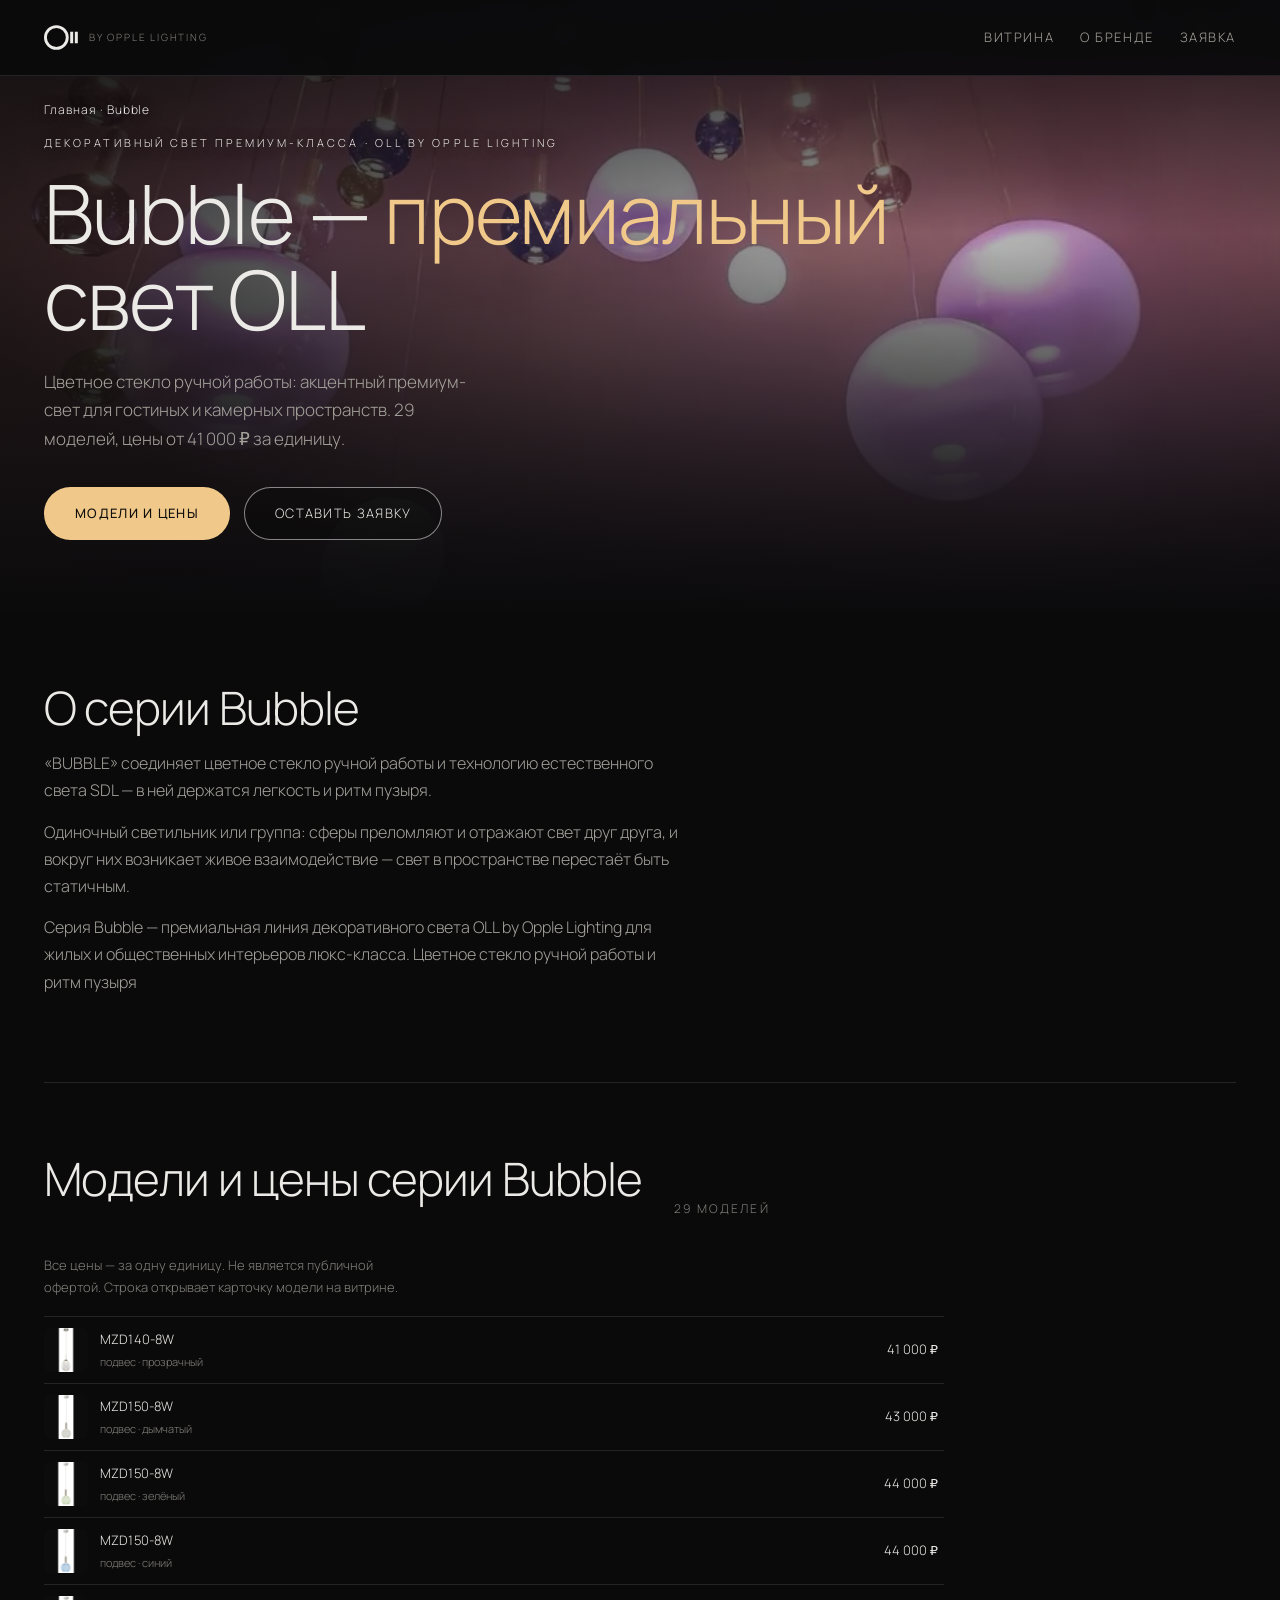
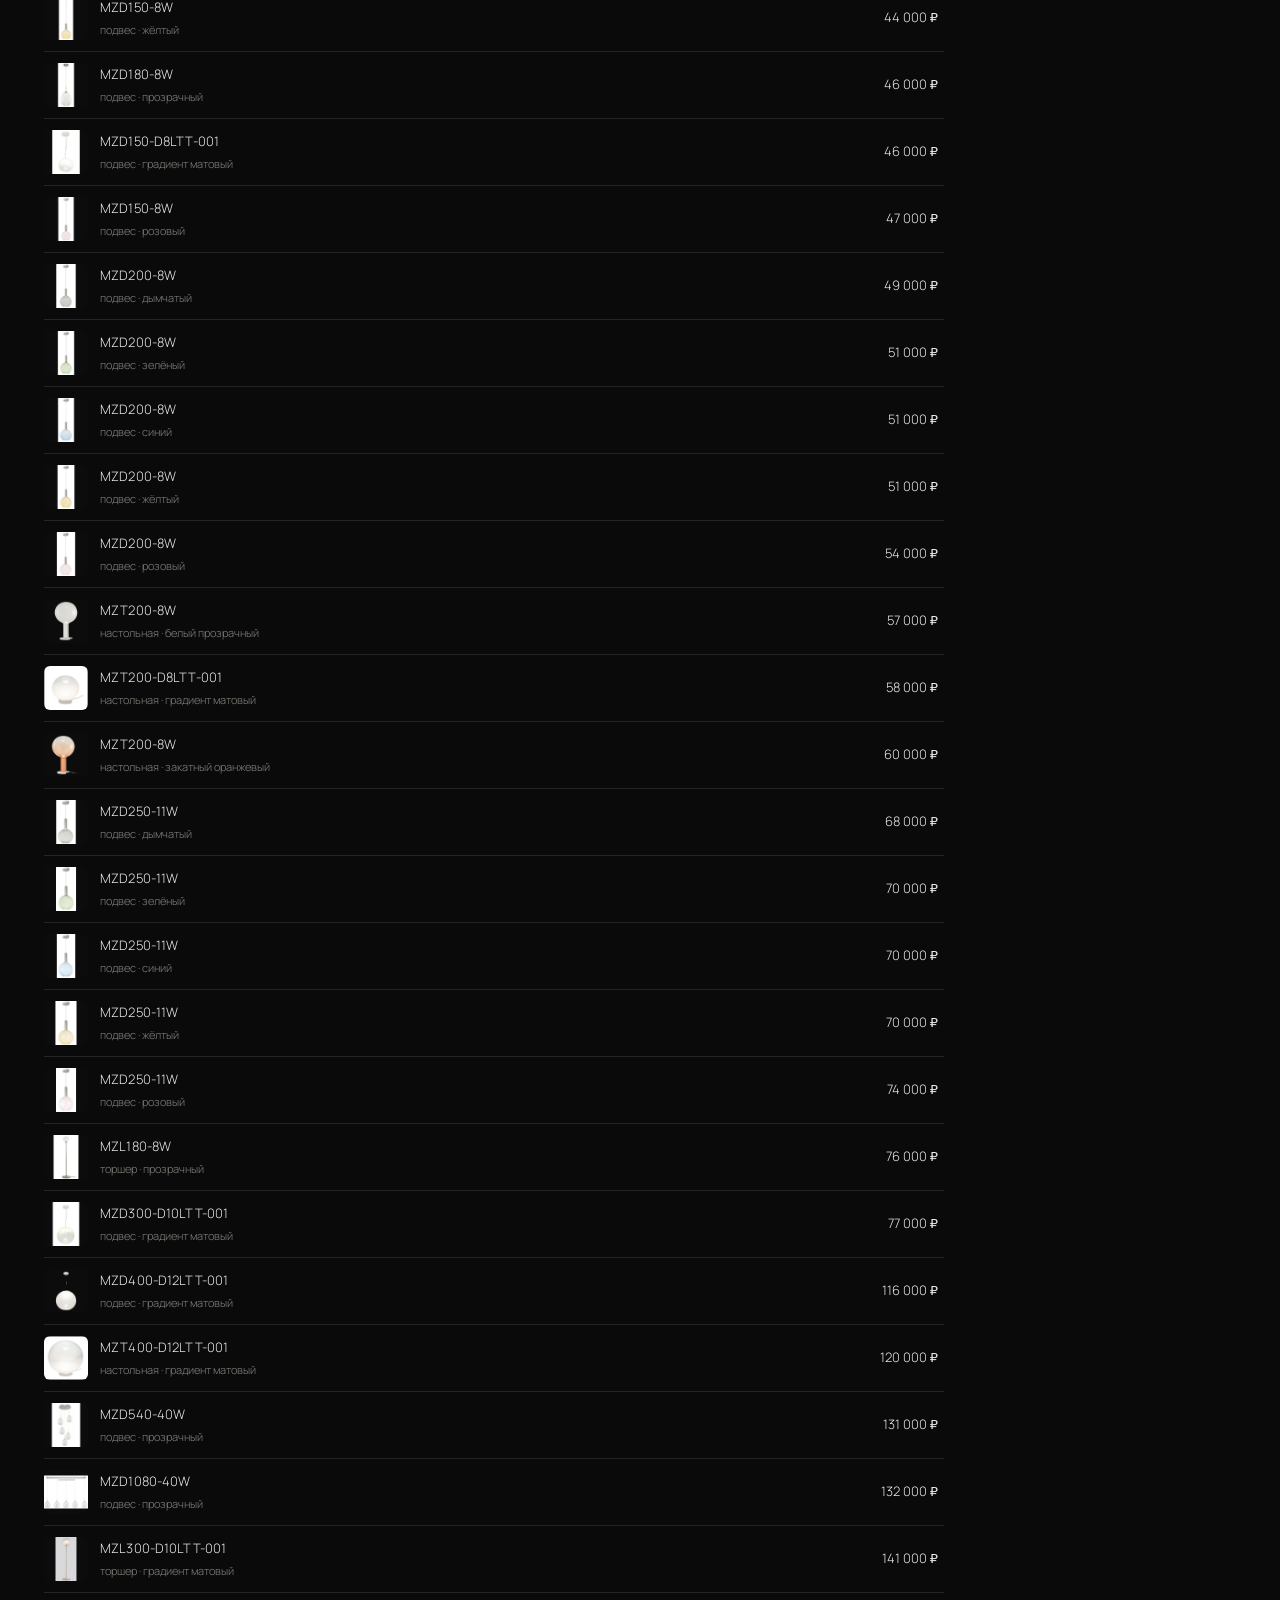
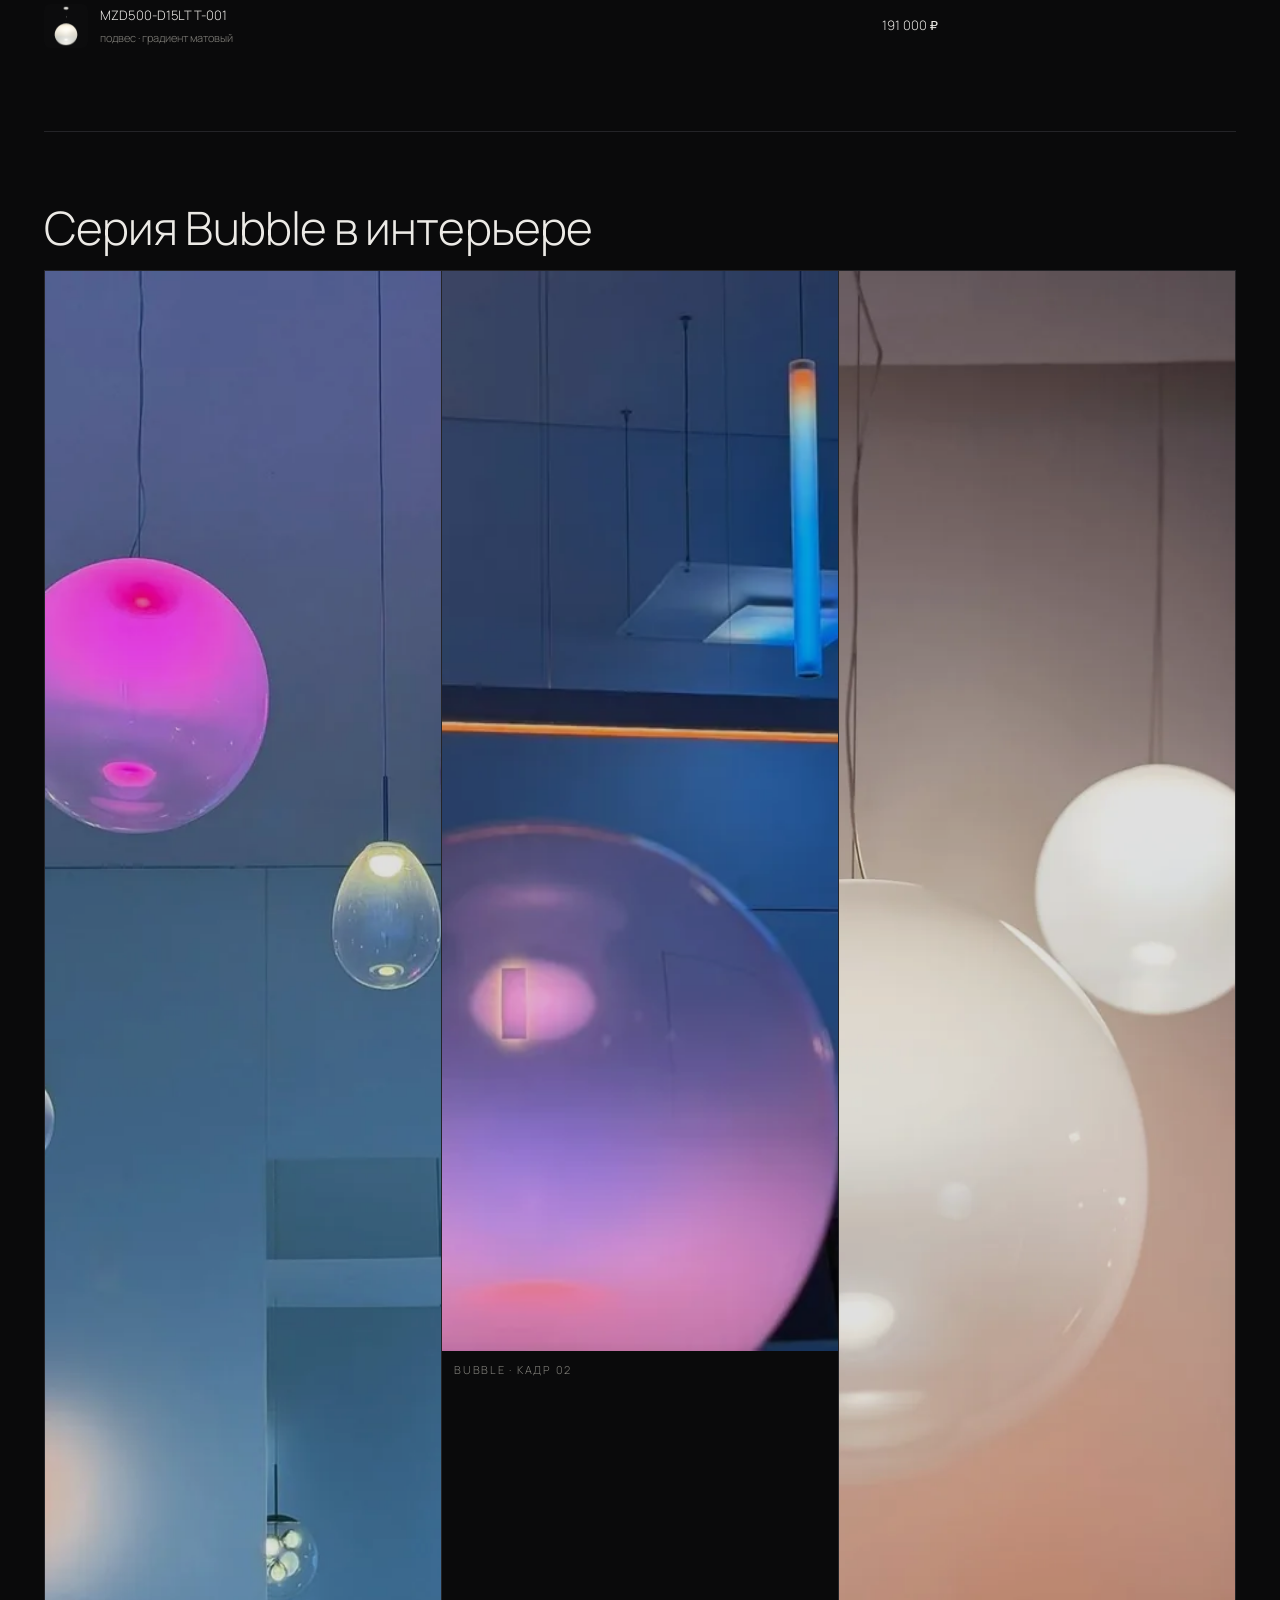
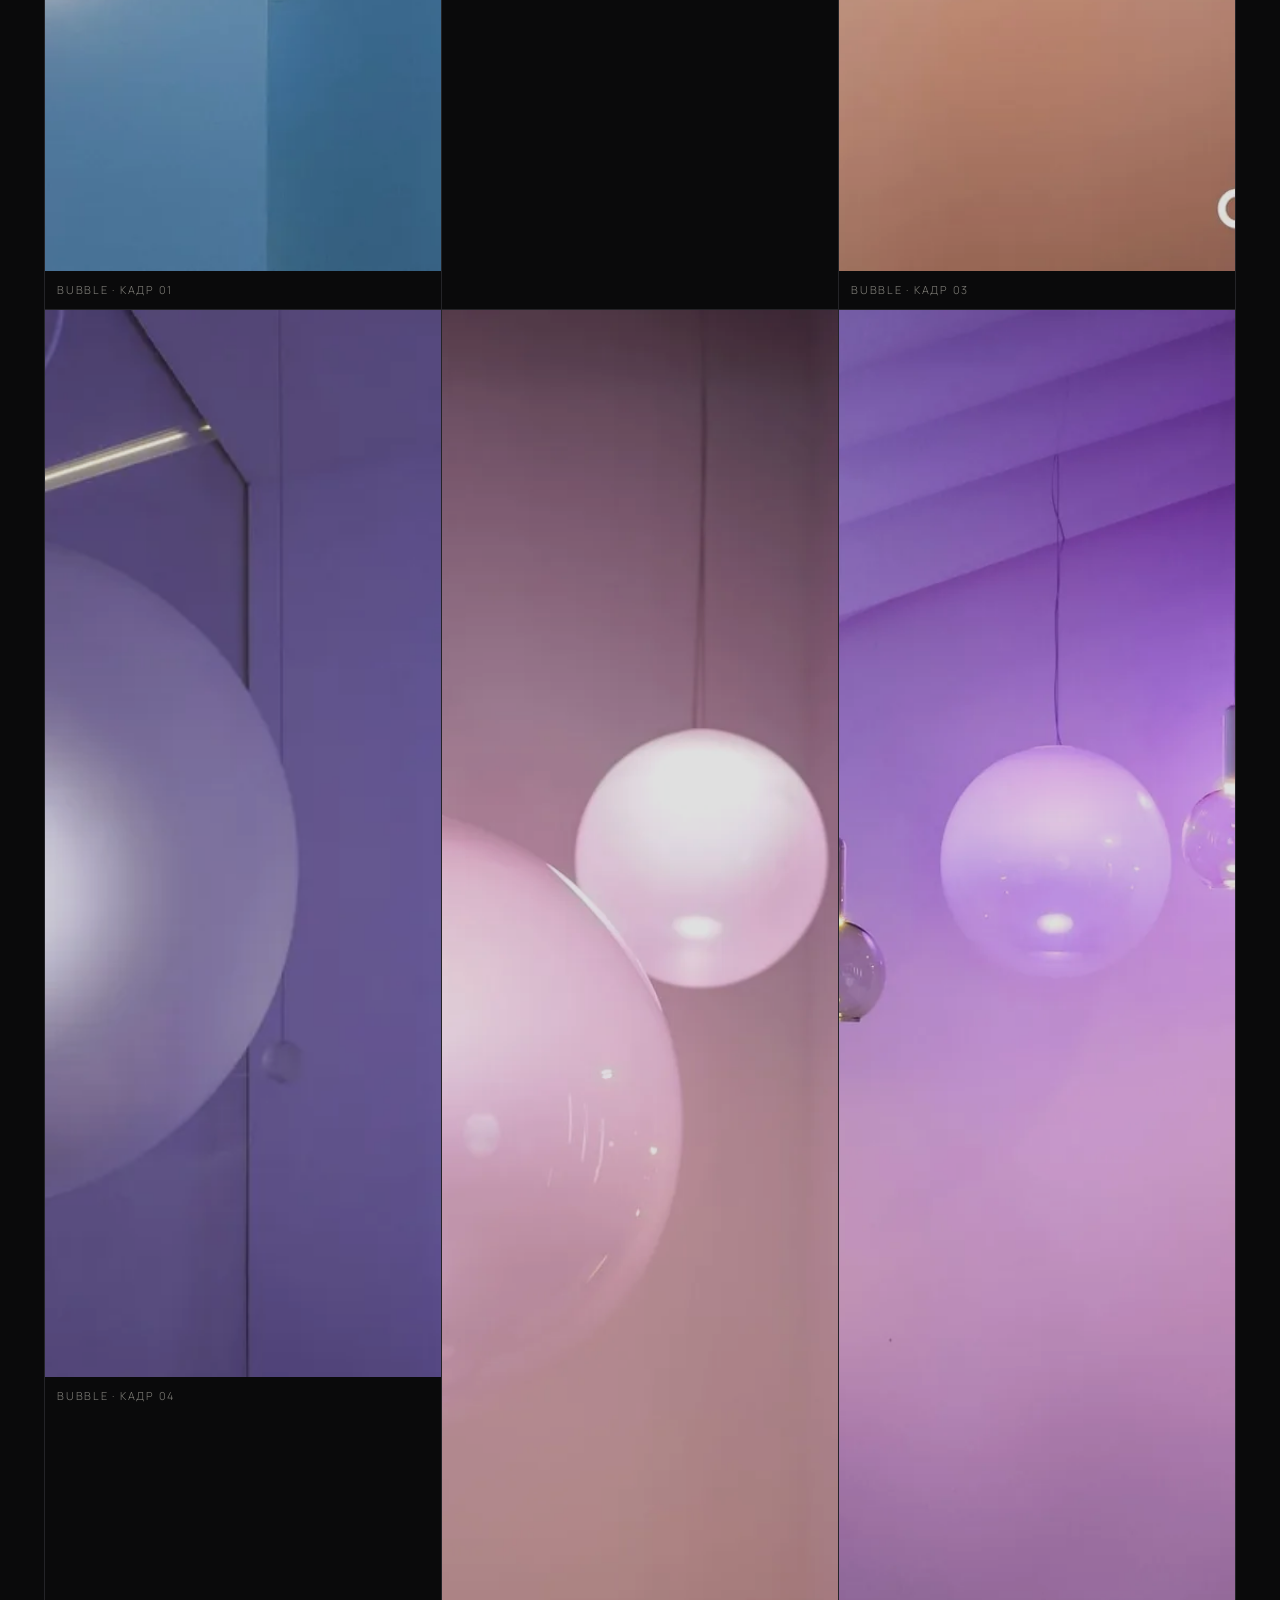
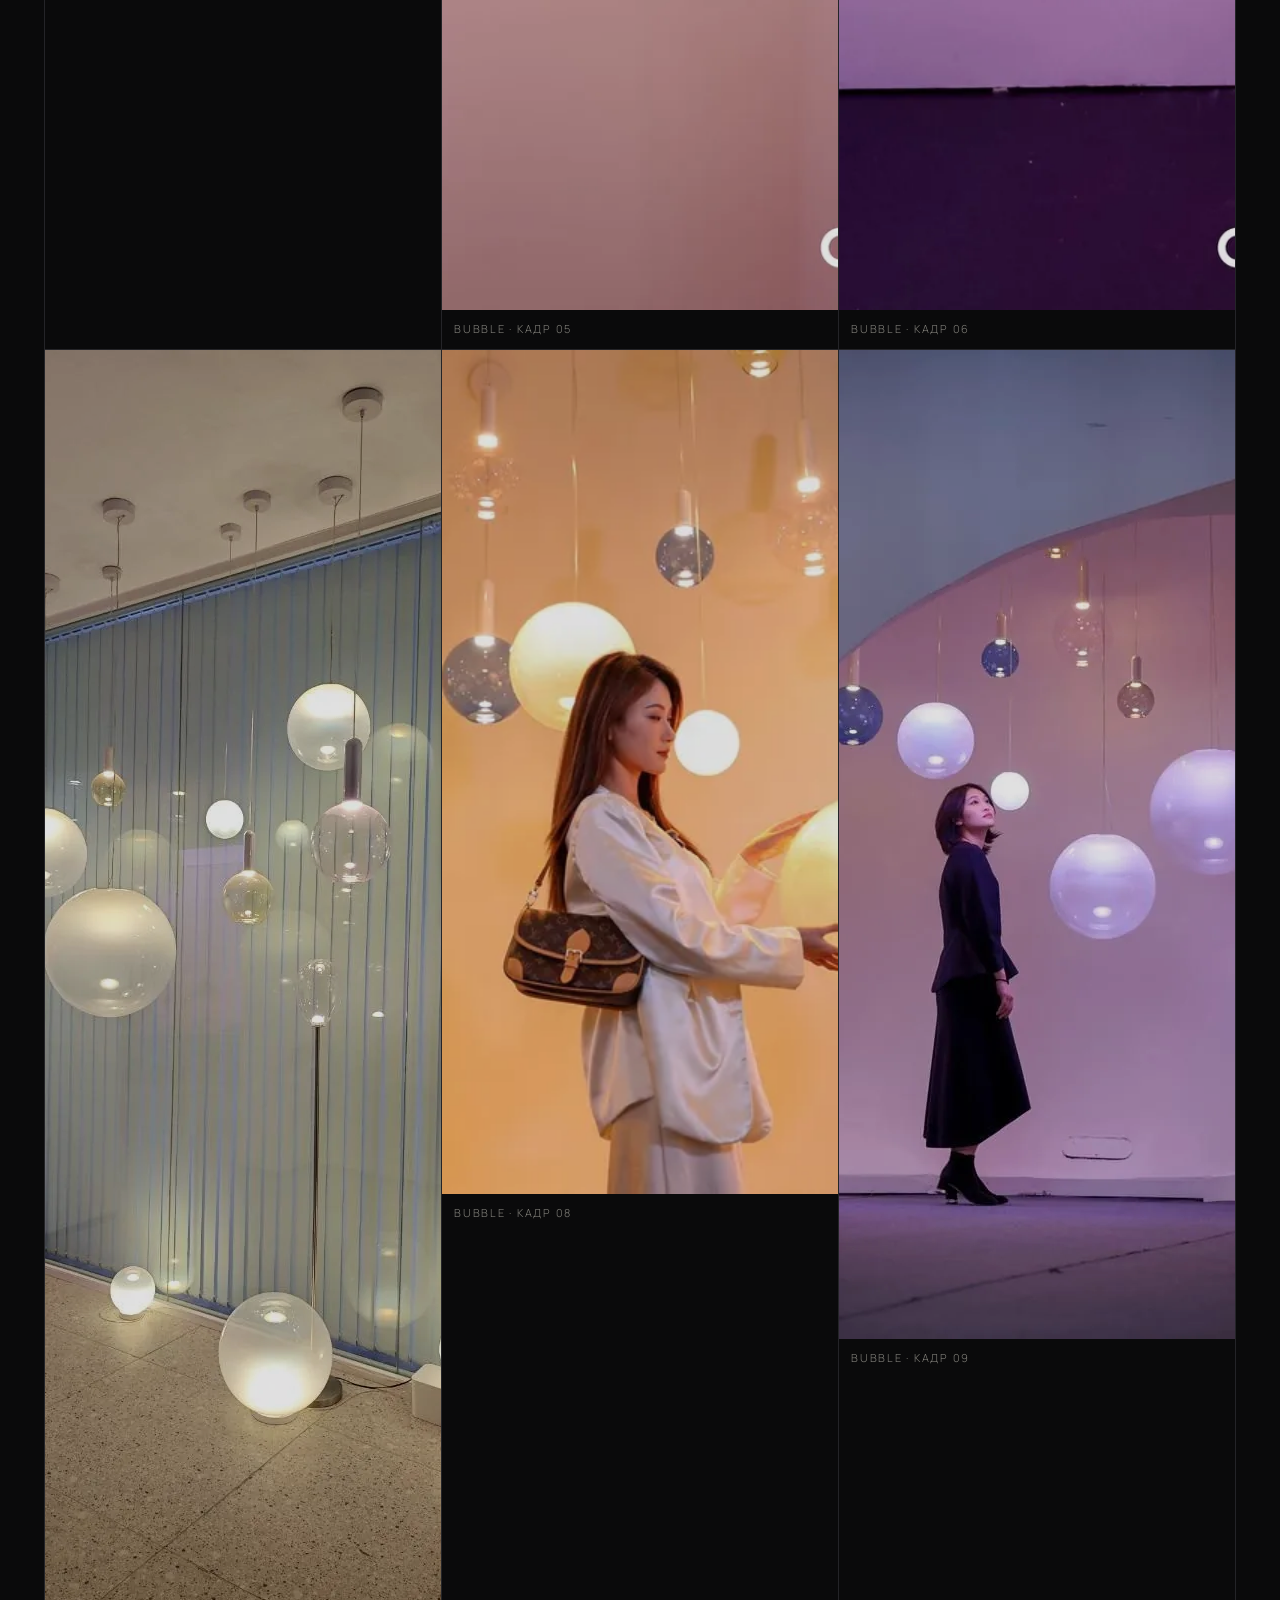
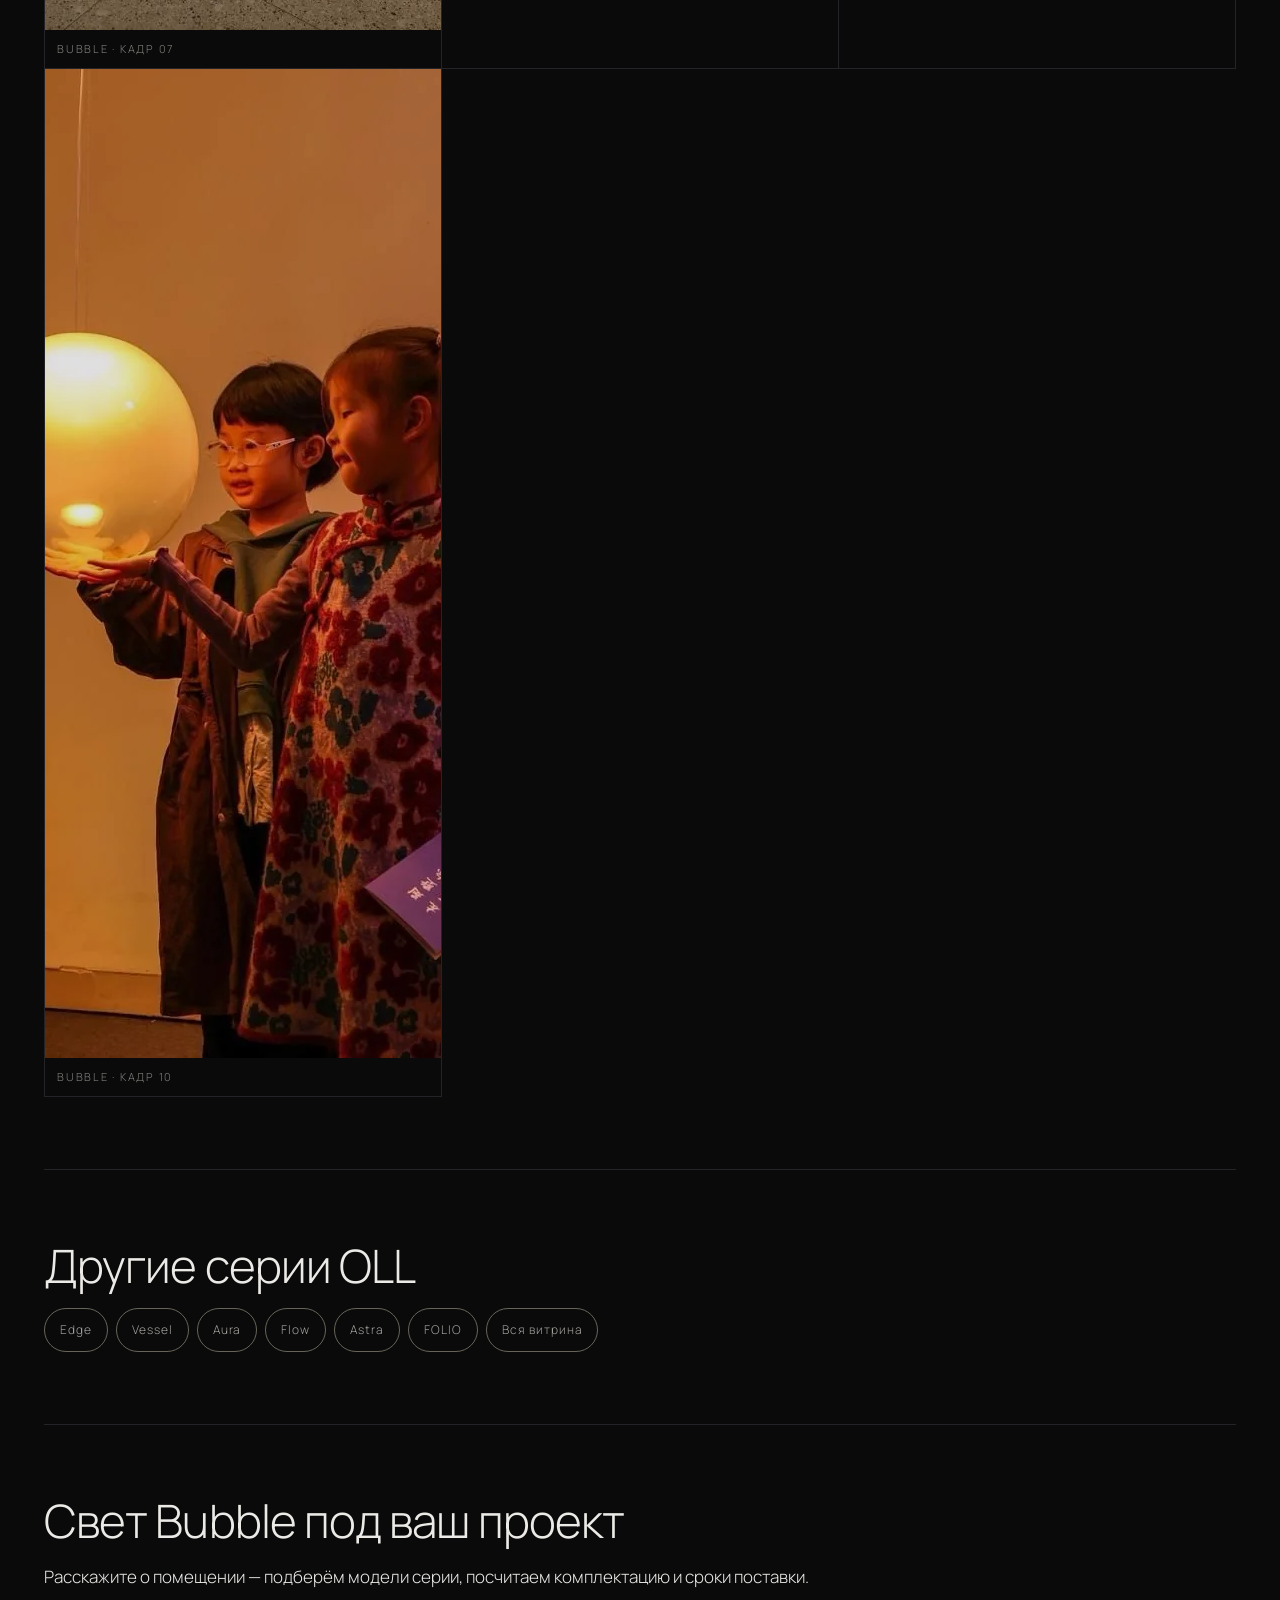
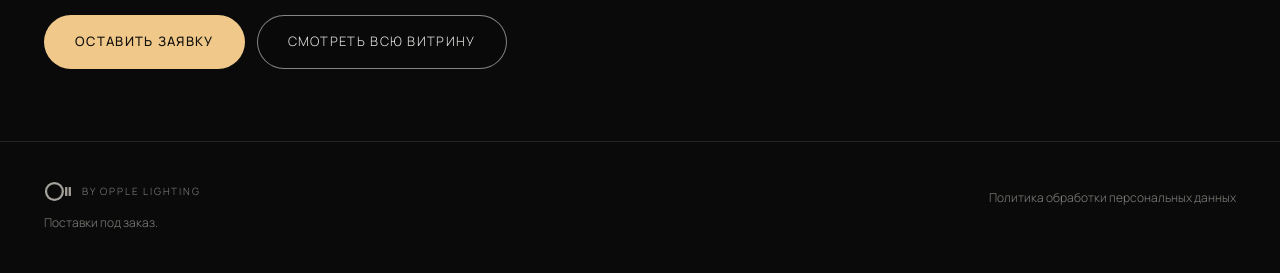
<file: series/bubble/index.html>
<!DOCTYPE html>
<html lang="ru">
<head>
<meta charset="utf-8">
<meta http-equiv="Content-Security-Policy"
      content="default-src 'self'; script-src 'self' https://mc.yandex.ru; style-src 'self' 'unsafe-inline'; img-src 'self' data: https://mc.yandex.ru; font-src 'self'; connect-src 'self' https://mc.yandex.ru https://mc.webvisor.org; frame-src https://mc.yandex.ru; base-uri 'self'; form-action 'none'; upgrade-insecure-requests">
<meta name="viewport" content="width=device-width, initial-scale=1">
<title>Bubble — премиальные светильники OLL | Декоративный свет Opple</title>
<meta name="description" content="Bubble OLL by Opple Lighting — премиальные декоративные светильники: 29 моделей, цены от 41 000 ₽. Люкс-свет для интерьера, поставка по Москве и России.">
<meta name="robots" content="index, follow, max-image-preview:large, max-snippet:-1, max-video-preview:-1">
<meta name="theme-color" content="#0a0a0b">
<meta name="color-scheme" content="dark">
<link rel="canonical" href="https://oppleoll.ru/series/bubble/">
<link rel="preload" href="../../fonts/manrope-cyr-300.woff2" as="font" type="font/woff2" crossorigin>
<meta property="og:type" content="website">
<meta property="og:locale" content="ru_RU">
<meta property="og:site_name" content="OLL">
<meta property="og:url" content="https://oppleoll.ru/series/bubble/">
<meta property="og:title" content="Bubble — премиальные светильники OLL | Декоративный свет Opple">
<meta property="og:description" content="Bubble OLL by Opple Lighting — премиальные декоративные светильники: 29 моделей, цены от 41 000 ₽. Люкс-свет для интерьера, поставка по Москве и России.">
<meta property="og:image" content="https://oppleoll.ru/img/heroes/Bubble.webp">
<meta name="twitter:card" content="summary_large_image">
<meta name="twitter:title" content="Bubble — премиальные светильники OLL | Декоративный свет Opple">
<meta name="twitter:description" content="Bubble OLL by Opple Lighting — премиальные декоративные светильники: 29 моделей, цены от 41 000 ₽. Люкс-свет для интерьера, поставка по Москве и России.">
<meta name="twitter:image" content="https://oppleoll.ru/img/heroes/Bubble.webp">
<link rel="icon" href="../../favicon.svg" type="image/svg+xml">
<link rel="alternate icon" href="../../favicon.ico" sizes="32x32">
<link rel="apple-touch-icon" href="../../apple-touch-icon.png">
<link rel="stylesheet" href="../../css/style.css">
<link rel="stylesheet" href="../../css/series.css">
<!-- генератор: tools/build_series_pages.py, не редактировать вручную -->
<script type="application/ld+json">{"@context":"https://schema.org","@graph":[{"@type":"Organization","@id":"https://oppleoll.ru/#seller","name":"OLL by Opple Lighting","legalName":"ООО «СМАРТ ОСВЕЩЕНИЕ»","url":"https://oppleoll.ru/","logo":"https://oppleoll.ru/apple-touch-icon.png","description":"Дизайнерские светильники OLL — направление Opple Lighting: 7 серий, 55 моделей, поставка по России и СНГ.","areaServed":"Россия и страны СНГ","address":{"@type":"PostalAddress","addressCountry":"RU","addressLocality":"Москва","streetAddress":"Киевское шоссе, д. 3"}},{"@type":"WebSite","@id":"https://oppleoll.ru/#site","url":"https://oppleoll.ru/","name":"OLL — дизайнерские светильники","description":"Витрина дизайнерских светильников OLL: цены на сайте и заявка на поставку.","inLanguage":"ru-RU","publisher":{"@id":"https://oppleoll.ru/#seller"}},{"@type":"BreadcrumbList","itemListElement":[{"@type":"ListItem","position":1,"name":"Главная","item":"https://oppleoll.ru/"},{"@type":"ListItem","position":2,"name":"Серия Bubble","item":"https://oppleoll.ru/series/bubble/"}]},{"@type":"CollectionPage","@id":"https://oppleoll.ru/series/bubble/#page","url":"https://oppleoll.ru/series/bubble/","name":"Bubble — премиальные светильники OLL | Декоративный свет Opple","description":"Bubble OLL by Opple Lighting — премиальные декоративные светильники: 29 моделей, цены от 41 000 ₽. Люкс-свет для интерьера, поставка по Москве и России.","inLanguage":"ru-RU","isPartOf":{"@id":"https://oppleoll.ru/#site"},"about":{"@id":"https://oppleoll.ru/#seller"},"primaryImageOfPage":"https://oppleoll.ru/img/heroes/Bubble.webp","dateModified":"2026-11-06","mainEntity":{"@type":"ItemList","numberOfItems":29,"itemListOrder":"https://schema.org/ItemListOrderAscending","itemListElement":[{"@type":"ListItem","position":1,"url":"https://oppleoll.ru/?p=521030001900","name":"Bubble MZD140-8W, прозрачный","item":{"@type":"Product","name":"Светильник OLL Bubble MZD140-8W, прозрачный","sku":"521030001900","description":"Светильник OLL Bubble MZD140-8W, подвес, прозрачный, 8 Вт, 2700K, Ø140, H 1520 мм, 41000 ₽ за единицу.","brand":{"@type":"Brand","name":"OLL"},"category":"Bubble","image":"https://oppleoll.ru/img/products/521030001900.webp","offers":{"@type":"Offer","url":"https://oppleoll.ru/?p=521030001900","price":"41000","priceCurrency":"RUB","availability":"https://schema.org/LimitedAvailability","itemCondition":"https://schema.org/NewCondition","seller":{"@id":"https://oppleoll.ru/#seller"}},"material":"стекло / сталь"}},{"@type":"ListItem","position":2,"url":"https://oppleoll.ru/?p=521030000000","name":"Bubble MZD150-8W, дымчатый","item":{"@type":"Product","name":"Светильник OLL Bubble MZD150-8W, дымчатый","sku":"521030000000","description":"Светильник OLL Bubble MZD150-8W, подвес, дымчатый, 8 Вт, 2700K, Ø150, H 1370 мм, 43000 ₽ за единицу.","brand":{"@type":"Brand","name":"OLL"},"category":"Bubble","image":"https://oppleoll.ru/img/products/521030000000.webp","offers":{"@type":"Offer","url":"https://oppleoll.ru/?p=521030000000","price":"43000","priceCurrency":"RUB","availability":"https://schema.org/LimitedAvailability","itemCondition":"https://schema.org/NewCondition","seller":{"@id":"https://oppleoll.ru/#seller"}},"material":"стекло / сталь"}},{"@type":"ListItem","position":3,"url":"https://oppleoll.ru/?p=521030000100","name":"Bubble MZD150-8W, зелёный","item":{"@type":"Product","name":"Светильник OLL Bubble MZD150-8W, зелёный","sku":"521030000100","description":"Светильник OLL Bubble MZD150-8W, подвес, зелёный, 8 Вт, 2700K, Ø150, H 1370 мм, 44000 ₽ за единицу.","brand":{"@type":"Brand","name":"OLL"},"category":"Bubble","image":"https://oppleoll.ru/img/products/521030000100.webp","offers":{"@type":"Offer","url":"https://oppleoll.ru/?p=521030000100","price":"44000","priceCurrency":"RUB","availability":"https://schema.org/LimitedAvailability","itemCondition":"https://schema.org/NewCondition","seller":{"@id":"https://oppleoll.ru/#seller"}},"material":"стекло / сталь"}},{"@type":"ListItem","position":4,"url":"https://oppleoll.ru/?p=521030000200","name":"Bubble MZD150-8W, синий","item":{"@type":"Product","name":"Светильник OLL Bubble MZD150-8W, синий","sku":"521030000200","description":"Светильник OLL Bubble MZD150-8W, подвес, синий, 8 Вт, 2700K, Ø150, H 1370 мм, 44000 ₽ за единицу.","brand":{"@type":"Brand","name":"OLL"},"category":"Bubble","image":"https://oppleoll.ru/img/products/521030000200.webp","offers":{"@type":"Offer","url":"https://oppleoll.ru/?p=521030000200","price":"44000","priceCurrency":"RUB","availability":"https://schema.org/LimitedAvailability","itemCondition":"https://schema.org/NewCondition","seller":{"@id":"https://oppleoll.ru/#seller"}},"material":"стекло / сталь"}},{"@type":"ListItem","position":5,"url":"https://oppleoll.ru/?p=521030000300","name":"Bubble MZD150-8W, жёлтый","item":{"@type":"Product","name":"Светильник OLL Bubble MZD150-8W, жёлтый","sku":"521030000300","description":"Светильник OLL Bubble MZD150-8W, подвес, жёлтый, 8 Вт, 2700K, Ø150, H 1370 мм, 44000 ₽ за единицу.","brand":{"@type":"Brand","name":"OLL"},"category":"Bubble","image":"https://oppleoll.ru/img/products/521030000300.webp","offers":{"@type":"Offer","url":"https://oppleoll.ru/?p=521030000300","price":"44000","priceCurrency":"RUB","availability":"https://schema.org/LimitedAvailability","itemCondition":"https://schema.org/NewCondition","seller":{"@id":"https://oppleoll.ru/#seller"}},"material":"стекло / сталь"}},{"@type":"ListItem","position":6,"url":"https://oppleoll.ru/?p=521030001800","name":"Bubble MZD180-8W, прозрачный","item":{"@type":"Product","name":"Светильник OLL Bubble MZD180-8W, прозрачный","sku":"521030001800","description":"Светильник OLL Bubble MZD180-8W, подвес, прозрачный, 8 Вт, 2700K, Ø180 мм, 46000 ₽ за единицу.","brand":{"@type":"Brand","name":"OLL"},"category":"Bubble","image":"https://oppleoll.ru/img/products/521030001800.webp","offers":{"@type":"Offer","url":"https://oppleoll.ru/?p=521030001800","price":"46000","priceCurrency":"RUB","availability":"https://schema.org/LimitedAvailability","itemCondition":"https://schema.org/NewCondition","seller":{"@id":"https://oppleoll.ru/#seller"}},"material":"стекло / сталь"}},{"@type":"ListItem","position":7,"url":"https://oppleoll.ru/?p=521030002200","name":"Bubble MZD150-D8LTT-001, градиент матовый","item":{"@type":"Product","name":"Светильник OLL Bubble MZD150-D8LTT-001, градиент матовый","sku":"521030002200","description":"Светильник OLL Bubble MZD150-D8LTT-001, подвес, градиент матовый, 8 Вт, 1800–12000K, Ø150, H 1370 мм, 46000 ₽ за единицу.","brand":{"@type":"Brand","name":"OLL"},"category":"Bubble","image":"https://oppleoll.ru/img/products/521030002200.webp","offers":{"@type":"Offer","url":"https://oppleoll.ru/?p=521030002200","price":"46000","priceCurrency":"RUB","availability":"https://schema.org/LimitedAvailability","itemCondition":"https://schema.org/NewCondition","seller":{"@id":"https://oppleoll.ru/#seller"}},"material":"стекло / поликарбонат / сталь"}},{"@type":"ListItem","position":8,"url":"https://oppleoll.ru/?p=521030000400","name":"Bubble MZD150-8W, розовый","item":{"@type":"Product","name":"Светильник OLL Bubble MZD150-8W, розовый","sku":"521030000400","description":"Светильник OLL Bubble MZD150-8W, подвес, розовый, 8 Вт, 2700K, Ø150, H 1370 мм, 47000 ₽ за единицу.","brand":{"@type":"Brand","name":"OLL"},"category":"Bubble","image":"https://oppleoll.ru/img/products/521030000400.webp","offers":{"@type":"Offer","url":"https://oppleoll.ru/?p=521030000400","price":"47000","priceCurrency":"RUB","availability":"https://schema.org/LimitedAvailability","itemCondition":"https://schema.org/NewCondition","seller":{"@id":"https://oppleoll.ru/#seller"}},"material":"стекло / сталь"}},{"@type":"ListItem","position":9,"url":"https://oppleoll.ru/?p=521030000500","name":"Bubble MZD200-8W, дымчатый","item":{"@type":"Product","name":"Светильник OLL Bubble MZD200-8W, дымчатый","sku":"521030000500","description":"Светильник OLL Bubble MZD200-8W, подвес, дымчатый, 8 Вт, 2700K, Ø200, H 1650 мм, 49000 ₽ за единицу.","brand":{"@type":"Brand","name":"OLL"},"category":"Bubble","image":"https://oppleoll.ru/img/products/521030000500.webp","offers":{"@type":"Offer","url":"https://oppleoll.ru/?p=521030000500","price":"49000","priceCurrency":"RUB","availability":"https://schema.org/LimitedAvailability","itemCondition":"https://schema.org/NewCondition","seller":{"@id":"https://oppleoll.ru/#seller"}},"material":"стекло / сталь"}},{"@type":"ListItem","position":10,"url":"https://oppleoll.ru/?p=521030000600","name":"Bubble MZD200-8W, зелёный","item":{"@type":"Product","name":"Светильник OLL Bubble MZD200-8W, зелёный","sku":"521030000600","description":"Светильник OLL Bubble MZD200-8W, подвес, зелёный, 8 Вт, 2700K, Ø200, H 1650 мм, 51000 ₽ за единицу.","brand":{"@type":"Brand","name":"OLL"},"category":"Bubble","image":"https://oppleoll.ru/img/products/521030000600.webp","offers":{"@type":"Offer","url":"https://oppleoll.ru/?p=521030000600","price":"51000","priceCurrency":"RUB","availability":"https://schema.org/LimitedAvailability","itemCondition":"https://schema.org/NewCondition","seller":{"@id":"https://oppleoll.ru/#seller"}},"material":"стекло / сталь"}},{"@type":"ListItem","position":11,"url":"https://oppleoll.ru/?p=521030000700","name":"Bubble MZD200-8W, синий","item":{"@type":"Product","name":"Светильник OLL Bubble MZD200-8W, синий","sku":"521030000700","description":"Светильник OLL Bubble MZD200-8W, подвес, синий, 8 Вт, 2700K, Ø200, H 1650 мм, 51000 ₽ за единицу.","brand":{"@type":"Brand","name":"OLL"},"category":"Bubble","image":"https://oppleoll.ru/img/products/521030000700.webp","offers":{"@type":"Offer","url":"https://oppleoll.ru/?p=521030000700","price":"51000","priceCurrency":"RUB","availability":"https://schema.org/LimitedAvailability","itemCondition":"https://schema.org/NewCondition","seller":{"@id":"https://oppleoll.ru/#seller"}},"material":"стекло / сталь"}},{"@type":"ListItem","position":12,"url":"https://oppleoll.ru/?p=521030000800","name":"Bubble MZD200-8W, жёлтый","item":{"@type":"Product","name":"Светильник OLL Bubble MZD200-8W, жёлтый","sku":"521030000800","description":"Светильник OLL Bubble MZD200-8W, подвес, жёлтый, 8 Вт, 2700K, Ø200, H 1650 мм, 51000 ₽ за единицу.","brand":{"@type":"Brand","name":"OLL"},"category":"Bubble","image":"https://oppleoll.ru/img/products/521030000800.webp","offers":{"@type":"Offer","url":"https://oppleoll.ru/?p=521030000800","price":"51000","priceCurrency":"RUB","availability":"https://schema.org/LimitedAvailability","itemCondition":"https://schema.org/NewCondition","seller":{"@id":"https://oppleoll.ru/#seller"}},"material":"стекло / сталь"}},{"@type":"ListItem","position":13,"url":"https://oppleoll.ru/?p=521030000900","name":"Bubble MZD200-8W, розовый","item":{"@type":"Product","name":"Светильник OLL Bubble MZD200-8W, розовый","sku":"521030000900","description":"Светильник OLL Bubble MZD200-8W, подвес, розовый, 8 Вт, 2700K, Ø200, H 1650 мм, 54000 ₽ за единицу.","brand":{"@type":"Brand","name":"OLL"},"category":"Bubble","image":"https://oppleoll.ru/img/products/521030000900.webp","offers":{"@type":"Offer","url":"https://oppleoll.ru/?p=521030000900","price":"54000","priceCurrency":"RUB","availability":"https://schema.org/LimitedAvailability","itemCondition":"https://schema.org/NewCondition","seller":{"@id":"https://oppleoll.ru/#seller"}},"material":"стекло / сталь"}},{"@type":"ListItem","position":14,"url":"https://oppleoll.ru/?p=521030001600","name":"Bubble MZT200-8W, белый прозрачный","item":{"@type":"Product","name":"Светильник OLL Bubble MZT200-8W, белый прозрачный","sku":"521030001600","description":"Светильник OLL Bubble MZT200-8W, настольная, белый прозрачный, 8 Вт, 2700K, Ø200, H 350 мм, 57000 ₽ за единицу.","brand":{"@type":"Brand","name":"OLL"},"category":"Bubble","image":"https://oppleoll.ru/img/products/521030001600.webp","offers":{"@type":"Offer","url":"https://oppleoll.ru/?p=521030001600","price":"57000","priceCurrency":"RUB","availability":"https://schema.org/LimitedAvailability","itemCondition":"https://schema.org/NewCondition","seller":{"@id":"https://oppleoll.ru/#seller"}},"material":"стекло / сталь"}},{"@type":"ListItem","position":15,"url":"https://oppleoll.ru/?p=521030002600","name":"Bubble MZT200-D8LTT-001, градиент матовый","item":{"@type":"Product","name":"Светильник OLL Bubble MZT200-D8LTT-001, градиент матовый","sku":"521030002600","description":"Светильник OLL Bubble MZT200-D8LTT-001, настольная, градиент матовый, 8 Вт, 1800–12000K, Ø200, H 215 мм, 58000 ₽ за единицу.","brand":{"@type":"Brand","name":"OLL"},"category":"Bubble","image":"https://oppleoll.ru/img/products/521030002600.webp","offers":{"@type":"Offer","url":"https://oppleoll.ru/?p=521030002600","price":"58000","priceCurrency":"RUB","availability":"https://schema.org/LimitedAvailability","itemCondition":"https://schema.org/NewCondition","seller":{"@id":"https://oppleoll.ru/#seller"}},"material":"стекло / поликарбонат / сталь"}},{"@type":"ListItem","position":16,"url":"https://oppleoll.ru/?p=521030001500","name":"Bubble MZT200-8W, закатный оранжевый","item":{"@type":"Product","name":"Светильник OLL Bubble MZT200-8W, закатный оранжевый","sku":"521030001500","description":"Светильник OLL Bubble MZT200-8W, настольная, закатный оранжевый, 8 Вт, 2700K, Ø200, H 350 мм, 60000 ₽ за единицу.","brand":{"@type":"Brand","name":"OLL"},"category":"Bubble","image":"https://oppleoll.ru/img/products/521030001500.webp","offers":{"@type":"Offer","url":"https://oppleoll.ru/?p=521030001500","price":"60000","priceCurrency":"RUB","availability":"https://schema.org/LimitedAvailability","itemCondition":"https://schema.org/NewCondition","seller":{"@id":"https://oppleoll.ru/#seller"}},"material":"стекло / сталь"}},{"@type":"ListItem","position":17,"url":"https://oppleoll.ru/?p=521030001000","name":"Bubble MZD250-11W, дымчатый","item":{"@type":"Product","name":"Светильник OLL Bubble MZD250-11W, дымчатый","sku":"521030001000","description":"Светильник OLL Bubble MZD250-11W, подвес, дымчатый, 11 Вт, 2700K, Ø250, H 1610 мм, 68000 ₽ за единицу.","brand":{"@type":"Brand","name":"OLL"},"category":"Bubble","image":"https://oppleoll.ru/img/products/521030001000.webp","offers":{"@type":"Offer","url":"https://oppleoll.ru/?p=521030001000","price":"68000","priceCurrency":"RUB","availability":"https://schema.org/LimitedAvailability","itemCondition":"https://schema.org/NewCondition","seller":{"@id":"https://oppleoll.ru/#seller"}},"material":"стекло / сталь"}},{"@type":"ListItem","position":18,"url":"https://oppleoll.ru/?p=521030001100","name":"Bubble MZD250-11W, зелёный","item":{"@type":"Product","name":"Светильник OLL Bubble MZD250-11W, зелёный","sku":"521030001100","description":"Светильник OLL Bubble MZD250-11W, подвес, зелёный, 11 Вт, 2700K, Ø250, H 1610 мм, 70000 ₽ за единицу.","brand":{"@type":"Brand","name":"OLL"},"category":"Bubble","image":"https://oppleoll.ru/img/products/521030001100.webp","offers":{"@type":"Offer","url":"https://oppleoll.ru/?p=521030001100","price":"70000","priceCurrency":"RUB","availability":"https://schema.org/LimitedAvailability","itemCondition":"https://schema.org/NewCondition","seller":{"@id":"https://oppleoll.ru/#seller"}},"material":"стекло / сталь"}},{"@type":"ListItem","position":19,"url":"https://oppleoll.ru/?p=521030001200","name":"Bubble MZD250-11W, синий","item":{"@type":"Product","name":"Светильник OLL Bubble MZD250-11W, синий","sku":"521030001200","description":"Светильник OLL Bubble MZD250-11W, подвес, синий, 11 Вт, 2700K, Ø250, H 1610 мм, 70000 ₽ за единицу.","brand":{"@type":"Brand","name":"OLL"},"category":"Bubble","image":"https://oppleoll.ru/img/products/521030001200.webp","offers":{"@type":"Offer","url":"https://oppleoll.ru/?p=521030001200","price":"70000","priceCurrency":"RUB","availability":"https://schema.org/LimitedAvailability","itemCondition":"https://schema.org/NewCondition","seller":{"@id":"https://oppleoll.ru/#seller"}},"material":"стекло / сталь"}},{"@type":"ListItem","position":20,"url":"https://oppleoll.ru/?p=521030001300","name":"Bubble MZD250-11W, жёлтый","item":{"@type":"Product","name":"Светильник OLL Bubble MZD250-11W, жёлтый","sku":"521030001300","description":"Светильник OLL Bubble MZD250-11W, подвес, жёлтый, 11 Вт, 2700K, Ø250, H 1610 мм, 70000 ₽ за единицу.","brand":{"@type":"Brand","name":"OLL"},"category":"Bubble","image":"https://oppleoll.ru/img/products/521030001300.webp","offers":{"@type":"Offer","url":"https://oppleoll.ru/?p=521030001300","price":"70000","priceCurrency":"RUB","availability":"https://schema.org/LimitedAvailability","itemCondition":"https://schema.org/NewCondition","seller":{"@id":"https://oppleoll.ru/#seller"}},"material":"стекло / сталь"}},{"@type":"ListItem","position":21,"url":"https://oppleoll.ru/?p=521030001400","name":"Bubble MZD250-11W, розовый","item":{"@type":"Product","name":"Светильник OLL Bubble MZD250-11W, розовый","sku":"521030001400","description":"Светильник OLL Bubble MZD250-11W, подвес, розовый, 11 Вт, 2700K, Ø250, H 1610 мм, 74000 ₽ за единицу.","brand":{"@type":"Brand","name":"OLL"},"category":"Bubble","image":"https://oppleoll.ru/img/products/521030001400.webp","offers":{"@type":"Offer","url":"https://oppleoll.ru/?p=521030001400","price":"74000","priceCurrency":"RUB","availability":"https://schema.org/LimitedAvailability","itemCondition":"https://schema.org/NewCondition","seller":{"@id":"https://oppleoll.ru/#seller"}},"material":"стекло / сталь"}},{"@type":"ListItem","position":22,"url":"https://oppleoll.ru/?p=521030001700","name":"Bubble MZL180-8W, прозрачный","item":{"@type":"Product","name":"Светильник OLL Bubble MZL180-8W, прозрачный","sku":"521030001700","description":"Светильник OLL Bubble MZL180-8W, торшер, прозрачный, 8 Вт, 2700K, Ø180 мм, 76000 ₽ за единицу.","brand":{"@type":"Brand","name":"OLL"},"category":"Bubble","image":"https://oppleoll.ru/img/products/521030001700.webp","offers":{"@type":"Offer","url":"https://oppleoll.ru/?p=521030001700","price":"76000","priceCurrency":"RUB","availability":"https://schema.org/LimitedAvailability","itemCondition":"https://schema.org/NewCondition","seller":{"@id":"https://oppleoll.ru/#seller"}},"material":"стекло / сталь"}},{"@type":"ListItem","position":23,"url":"https://oppleoll.ru/?p=521030002300","name":"Bubble MZD300-D10LTT-001, градиент матовый","item":{"@type":"Product","name":"Светильник OLL Bubble MZD300-D10LTT-001, градиент матовый","sku":"521030002300","description":"Светильник OLL Bubble MZD300-D10LTT-001, подвес, градиент матовый, 10 Вт, 1800–12000K, Ø300 мм, 77000 ₽ за единицу.","brand":{"@type":"Brand","name":"OLL"},"category":"Bubble","image":"https://oppleoll.ru/img/products/521030002300.webp","offers":{"@type":"Offer","url":"https://oppleoll.ru/?p=521030002300","price":"77000","priceCurrency":"RUB","availability":"https://schema.org/LimitedAvailability","itemCondition":"https://schema.org/NewCondition","seller":{"@id":"https://oppleoll.ru/#seller"}},"material":"стекло / поликарбонат / сталь"}},{"@type":"ListItem","position":24,"url":"https://oppleoll.ru/?p=521030002400","name":"Bubble MZD400-D12LTT-001, градиент матовый","item":{"@type":"Product","name":"Светильник OLL Bubble MZD400-D12LTT-001, градиент матовый","sku":"521030002400","description":"Светильник OLL Bubble MZD400-D12LTT-001, подвес, градиент матовый, 12 Вт, 1800–12000K, Ø400, H 1570 мм, 116000 ₽ за единицу.","brand":{"@type":"Brand","name":"OLL"},"category":"Bubble","image":"https://oppleoll.ru/img/products/521030002400.webp","offers":{"@type":"Offer","url":"https://oppleoll.ru/?p=521030002400","price":"116000","priceCurrency":"RUB","availability":"https://schema.org/LimitedAvailability","itemCondition":"https://schema.org/NewCondition","seller":{"@id":"https://oppleoll.ru/#seller"}},"material":"стекло / поликарбонат / сталь"}},{"@type":"ListItem","position":25,"url":"https://oppleoll.ru/?p=521030002700","name":"Bubble MZT400-D12LTT-001, градиент матовый","item":{"@type":"Product","name":"Светильник OLL Bubble MZT400-D12LTT-001, градиент матовый","sku":"521030002700","description":"Светильник OLL Bubble MZT400-D12LTT-001, настольная, градиент матовый, 12 Вт, 1800–12000K, Ø400, H 415 мм, 120000 ₽ за единицу.","brand":{"@type":"Brand","name":"OLL"},"category":"Bubble","image":"https://oppleoll.ru/img/products/521030002700.webp","offers":{"@type":"Offer","url":"https://oppleoll.ru/?p=521030002700","price":"120000","priceCurrency":"RUB","availability":"https://schema.org/LimitedAvailability","itemCondition":"https://schema.org/NewCondition","seller":{"@id":"https://oppleoll.ru/#seller"}},"material":"стекло / поликарбонат / сталь"}},{"@type":"ListItem","position":26,"url":"https://oppleoll.ru/?p=521030002100","name":"Bubble MZD540-40W, прозрачный","item":{"@type":"Product","name":"Светильник OLL Bubble MZD540-40W, прозрачный","sku":"521030002100","description":"Светильник OLL Bubble MZD540-40W, подвес, прозрачный, 40 Вт, 2700K, Ø540, H 2100 мм, 131000 ₽ за единицу.","brand":{"@type":"Brand","name":"OLL"},"category":"Bubble","image":"https://oppleoll.ru/img/products/521030002100.webp","offers":{"@type":"Offer","url":"https://oppleoll.ru/?p=521030002100","price":"131000","priceCurrency":"RUB","availability":"https://schema.org/LimitedAvailability","itemCondition":"https://schema.org/NewCondition","seller":{"@id":"https://oppleoll.ru/#seller"}},"material":"стекло / сталь"}},{"@type":"ListItem","position":27,"url":"https://oppleoll.ru/?p=521030002000","name":"Bubble MZD1080-40W, прозрачный","item":{"@type":"Product","name":"Светильник OLL Bubble MZD1080-40W, прозрачный","sku":"521030002000","description":"Светильник OLL Bubble MZD1080-40W, подвес, прозрачный, 40 Вт, 2700K, L 890 × W 140 × H 2100 мм, 132000 ₽ за единицу.","brand":{"@type":"Brand","name":"OLL"},"category":"Bubble","image":"https://oppleoll.ru/img/products/521030002000.webp","offers":{"@type":"Offer","url":"https://oppleoll.ru/?p=521030002000","price":"132000","priceCurrency":"RUB","availability":"https://schema.org/LimitedAvailability","itemCondition":"https://schema.org/NewCondition","seller":{"@id":"https://oppleoll.ru/#seller"}},"material":"стекло / сталь"}},{"@type":"ListItem","position":28,"url":"https://oppleoll.ru/?p=521030002800","name":"Bubble MZL300-D10LTT-001, градиент матовый","item":{"@type":"Product","name":"Светильник OLL Bubble MZL300-D10LTT-001, градиент матовый","sku":"521030002800","description":"Светильник OLL Bubble MZL300-D10LTT-001, торшер, градиент матовый, 10 Вт, 1800–12000K, Ø300 мм, 141000 ₽ за единицу.","brand":{"@type":"Brand","name":"OLL"},"category":"Bubble","image":"https://oppleoll.ru/img/products/521030002800.webp","offers":{"@type":"Offer","url":"https://oppleoll.ru/?p=521030002800","price":"141000","priceCurrency":"RUB","availability":"https://schema.org/LimitedAvailability","itemCondition":"https://schema.org/NewCondition","seller":{"@id":"https://oppleoll.ru/#seller"}},"material":"стекло / поликарбонат / сталь"}},{"@type":"ListItem","position":29,"url":"https://oppleoll.ru/?p=521030002500","name":"Bubble MZD500-D15LTT-001, градиент матовый","item":{"@type":"Product","name":"Светильник OLL Bubble MZD500-D15LTT-001, градиент матовый","sku":"521030002500","description":"Светильник OLL Bubble MZD500-D15LTT-001, подвес, градиент матовый, 15 Вт, 1800–12000K, Ø500, H 1670 мм, 191000 ₽ за единицу.","brand":{"@type":"Brand","name":"OLL"},"category":"Bubble","image":"https://oppleoll.ru/img/products/521030002500.webp","offers":{"@type":"Offer","url":"https://oppleoll.ru/?p=521030002500","price":"191000","priceCurrency":"RUB","availability":"https://schema.org/LimitedAvailability","itemCondition":"https://schema.org/NewCondition","seller":{"@id":"https://oppleoll.ru/#seller"}},"material":"стекло / поликарбонат / сталь"}}]}}]}</script>
</head>
<body>

<header class="head solid">
  <a class="logo" href="/" aria-label="OLL — дизайнерский свет Opple Lighting">
    <svg class="logo-glyph" viewBox="0 0 183 133" aria-hidden="true"><circle cx="66.5" cy="66.5" r="58.75" fill="none" stroke="currentColor" stroke-width="15.5"/><rect class="bar" x="141" y="35.5" width="16" height="62"/><rect class="bar" x="166" y="35.5" width="16" height="62"/></svg>
    <span class="logo-text"><span class="logo-sub">by Opple Lighting</span></span>
  </a>
  <nav class="nav">
    <a href="/index.html#catalog">Витрина</a>
    <a href="/index.html#about">О бренде</a>
    <a href="/index.html?s=Bubble#contact">Заявка</a>
  </nav>
</header>

<section class="hero series-hero" id="top">
  <div class="hero-media"><img src="../../img/heroes/Bubble.webp" alt="Серия Bubble OLL в интерьере" width="1316" height="987" fetchpriority="high"></div>
  <div class="hero-fade" aria-hidden="true"></div>
  <div class="hero-body">
    <nav class="crumbs" aria-label="Навигация по сайту"><a href="/">Главная</a><span aria-hidden="true"> · </span><span aria-current="page">Bubble</span></nav>
    <p class="eyebrow">Декоративный свет премиум-класса · OLL by Opple Lighting</p>
    <h1>Bubble — <em>премиальный</em><br> свет OLL</h1>
    <p class="hero-lead">Цветное стекло ручной работы: акцентный премиум-свет для гостиных и камерных пространств. 29 моделей, цены от 41 000 ₽ за единицу.</p>
    <div class="hero-actions">
      <a class="btn btn-solid" href="#models">Модели и цены</a>
      <a class="btn btn-ghost" href="/index.html?s=Bubble#contact">Оставить заявку</a>
    </div>
  </div>
</section>

<main class="series-wrap">
  <section class="series-sec" id="about-series">
    <h2>О серии Bubble</h2>
    <div class="series-prose">
      <p>«BUBBLE» соединяет цветное стекло ручной работы и технологию естественного света SDL — в ней держатся легкость и ритм пузыря.</p><p>Одиночный светильник или группа: сферы преломляют и отражают свет друг друга, и вокруг них возникает живое взаимодействие — свет в пространстве перестаёт быть статичным.</p>
      <p>Серия Bubble — премиальная линия декоративного света OLL by Opple Lighting для жилых и общественных интерьеров люкс-класса. Цветное стекло ручной работы и ритм пузыря</p>
    </div>
  </section>

  <section class="series-sec" id="models">
    <div class="cat-head">
      <h2>Модели и цены серии Bubble</h2>
      <p class="cat-total">29 моделей</p>
    </div>
    <p class="cat-note">Все цены — за одну единицу. Не является публичной офертой. Строка открывает карточку модели на витрине.</p>
    <ul class="series-list"><li><a class="mrow" href="/?p=521030001900" aria-label="Bubble MZD140-8W, 41 000 ₽ за единицу"><span class="mrow-thumb"><img src="../../img/products/521030001900.webp" alt="" width="96" height="96" loading="lazy"></span><span class="mrow-main"><span class="mrow-sku">MZD140-8W</span><span class="mrow-type">подвес · прозрачный</span></span><span class="mrow-price">41 000 ₽</span></a></li><li><a class="mrow" href="/?p=521030000000" aria-label="Bubble MZD150-8W, 43 000 ₽ за единицу"><span class="mrow-thumb"><img src="../../img/products/521030000000.webp" alt="" width="96" height="96" loading="lazy"></span><span class="mrow-main"><span class="mrow-sku">MZD150-8W</span><span class="mrow-type">подвес · дымчатый</span></span><span class="mrow-price">43 000 ₽</span></a></li><li><a class="mrow" href="/?p=521030000100" aria-label="Bubble MZD150-8W, 44 000 ₽ за единицу"><span class="mrow-thumb"><img src="../../img/products/521030000100.webp" alt="" width="96" height="96" loading="lazy"></span><span class="mrow-main"><span class="mrow-sku">MZD150-8W</span><span class="mrow-type">подвес · зелёный</span></span><span class="mrow-price">44 000 ₽</span></a></li><li><a class="mrow" href="/?p=521030000200" aria-label="Bubble MZD150-8W, 44 000 ₽ за единицу"><span class="mrow-thumb"><img src="../../img/products/521030000200.webp" alt="" width="96" height="96" loading="lazy"></span><span class="mrow-main"><span class="mrow-sku">MZD150-8W</span><span class="mrow-type">подвес · синий</span></span><span class="mrow-price">44 000 ₽</span></a></li><li><a class="mrow" href="/?p=521030000300" aria-label="Bubble MZD150-8W, 44 000 ₽ за единицу"><span class="mrow-thumb"><img src="../../img/products/521030000300.webp" alt="" width="96" height="96" loading="lazy"></span><span class="mrow-main"><span class="mrow-sku">MZD150-8W</span><span class="mrow-type">подвес · жёлтый</span></span><span class="mrow-price">44 000 ₽</span></a></li><li><a class="mrow" href="/?p=521030001800" aria-label="Bubble MZD180-8W, 46 000 ₽ за единицу"><span class="mrow-thumb"><img src="../../img/products/521030001800.webp" alt="" width="96" height="96" loading="lazy"></span><span class="mrow-main"><span class="mrow-sku">MZD180-8W</span><span class="mrow-type">подвес · прозрачный</span></span><span class="mrow-price">46 000 ₽</span></a></li><li><a class="mrow" href="/?p=521030002200" aria-label="Bubble MZD150-D8LTT-001, 46 000 ₽ за единицу"><span class="mrow-thumb"><img src="../../img/products/521030002200.webp" alt="" width="96" height="96" loading="lazy"></span><span class="mrow-main"><span class="mrow-sku">MZD150-D8LTT-001</span><span class="mrow-type">подвес · градиент матовый</span></span><span class="mrow-price">46 000 ₽</span></a></li><li><a class="mrow" href="/?p=521030000400" aria-label="Bubble MZD150-8W, 47 000 ₽ за единицу"><span class="mrow-thumb"><img src="../../img/products/521030000400.webp" alt="" width="96" height="96" loading="lazy"></span><span class="mrow-main"><span class="mrow-sku">MZD150-8W</span><span class="mrow-type">подвес · розовый</span></span><span class="mrow-price">47 000 ₽</span></a></li><li><a class="mrow" href="/?p=521030000500" aria-label="Bubble MZD200-8W, 49 000 ₽ за единицу"><span class="mrow-thumb"><img src="../../img/products/521030000500.webp" alt="" width="96" height="96" loading="lazy"></span><span class="mrow-main"><span class="mrow-sku">MZD200-8W</span><span class="mrow-type">подвес · дымчатый</span></span><span class="mrow-price">49 000 ₽</span></a></li><li><a class="mrow" href="/?p=521030000600" aria-label="Bubble MZD200-8W, 51 000 ₽ за единицу"><span class="mrow-thumb"><img src="../../img/products/521030000600.webp" alt="" width="96" height="96" loading="lazy"></span><span class="mrow-main"><span class="mrow-sku">MZD200-8W</span><span class="mrow-type">подвес · зелёный</span></span><span class="mrow-price">51 000 ₽</span></a></li><li><a class="mrow" href="/?p=521030000700" aria-label="Bubble MZD200-8W, 51 000 ₽ за единицу"><span class="mrow-thumb"><img src="../../img/products/521030000700.webp" alt="" width="96" height="96" loading="lazy"></span><span class="mrow-main"><span class="mrow-sku">MZD200-8W</span><span class="mrow-type">подвес · синий</span></span><span class="mrow-price">51 000 ₽</span></a></li><li><a class="mrow" href="/?p=521030000800" aria-label="Bubble MZD200-8W, 51 000 ₽ за единицу"><span class="mrow-thumb"><img src="../../img/products/521030000800.webp" alt="" width="96" height="96" loading="lazy"></span><span class="mrow-main"><span class="mrow-sku">MZD200-8W</span><span class="mrow-type">подвес · жёлтый</span></span><span class="mrow-price">51 000 ₽</span></a></li><li><a class="mrow" href="/?p=521030000900" aria-label="Bubble MZD200-8W, 54 000 ₽ за единицу"><span class="mrow-thumb"><img src="../../img/products/521030000900.webp" alt="" width="96" height="96" loading="lazy"></span><span class="mrow-main"><span class="mrow-sku">MZD200-8W</span><span class="mrow-type">подвес · розовый</span></span><span class="mrow-price">54 000 ₽</span></a></li><li><a class="mrow" href="/?p=521030001600" aria-label="Bubble MZT200-8W, 57 000 ₽ за единицу"><span class="mrow-thumb"><img src="../../img/products/521030001600.webp" alt="" width="96" height="96" loading="lazy"></span><span class="mrow-main"><span class="mrow-sku">MZT200-8W</span><span class="mrow-type">настольная · белый прозрачный</span></span><span class="mrow-price">57 000 ₽</span></a></li><li><a class="mrow" href="/?p=521030002600" aria-label="Bubble MZT200-D8LTT-001, 58 000 ₽ за единицу"><span class="mrow-thumb"><img src="../../img/products/521030002600.webp" alt="" width="96" height="96" loading="lazy"></span><span class="mrow-main"><span class="mrow-sku">MZT200-D8LTT-001</span><span class="mrow-type">настольная · градиент матовый</span></span><span class="mrow-price">58 000 ₽</span></a></li><li><a class="mrow" href="/?p=521030001500" aria-label="Bubble MZT200-8W, 60 000 ₽ за единицу"><span class="mrow-thumb"><img src="../../img/products/521030001500.webp" alt="" width="96" height="96" loading="lazy"></span><span class="mrow-main"><span class="mrow-sku">MZT200-8W</span><span class="mrow-type">настольная · закатный оранжевый</span></span><span class="mrow-price">60 000 ₽</span></a></li><li><a class="mrow" href="/?p=521030001000" aria-label="Bubble MZD250-11W, 68 000 ₽ за единицу"><span class="mrow-thumb"><img src="../../img/products/521030001000.webp" alt="" width="96" height="96" loading="lazy"></span><span class="mrow-main"><span class="mrow-sku">MZD250-11W</span><span class="mrow-type">подвес · дымчатый</span></span><span class="mrow-price">68 000 ₽</span></a></li><li><a class="mrow" href="/?p=521030001100" aria-label="Bubble MZD250-11W, 70 000 ₽ за единицу"><span class="mrow-thumb"><img src="../../img/products/521030001100.webp" alt="" width="96" height="96" loading="lazy"></span><span class="mrow-main"><span class="mrow-sku">MZD250-11W</span><span class="mrow-type">подвес · зелёный</span></span><span class="mrow-price">70 000 ₽</span></a></li><li><a class="mrow" href="/?p=521030001200" aria-label="Bubble MZD250-11W, 70 000 ₽ за единицу"><span class="mrow-thumb"><img src="../../img/products/521030001200.webp" alt="" width="96" height="96" loading="lazy"></span><span class="mrow-main"><span class="mrow-sku">MZD250-11W</span><span class="mrow-type">подвес · синий</span></span><span class="mrow-price">70 000 ₽</span></a></li><li><a class="mrow" href="/?p=521030001300" aria-label="Bubble MZD250-11W, 70 000 ₽ за единицу"><span class="mrow-thumb"><img src="../../img/products/521030001300.webp" alt="" width="96" height="96" loading="lazy"></span><span class="mrow-main"><span class="mrow-sku">MZD250-11W</span><span class="mrow-type">подвес · жёлтый</span></span><span class="mrow-price">70 000 ₽</span></a></li><li><a class="mrow" href="/?p=521030001400" aria-label="Bubble MZD250-11W, 74 000 ₽ за единицу"><span class="mrow-thumb"><img src="../../img/products/521030001400.webp" alt="" width="96" height="96" loading="lazy"></span><span class="mrow-main"><span class="mrow-sku">MZD250-11W</span><span class="mrow-type">подвес · розовый</span></span><span class="mrow-price">74 000 ₽</span></a></li><li><a class="mrow" href="/?p=521030001700" aria-label="Bubble MZL180-8W, 76 000 ₽ за единицу"><span class="mrow-thumb"><img src="../../img/products/521030001700.webp" alt="" width="96" height="96" loading="lazy"></span><span class="mrow-main"><span class="mrow-sku">MZL180-8W</span><span class="mrow-type">торшер · прозрачный</span></span><span class="mrow-price">76 000 ₽</span></a></li><li><a class="mrow" href="/?p=521030002300" aria-label="Bubble MZD300-D10LTT-001, 77 000 ₽ за единицу"><span class="mrow-thumb"><img src="../../img/products/521030002300.webp" alt="" width="96" height="96" loading="lazy"></span><span class="mrow-main"><span class="mrow-sku">MZD300-D10LTT-001</span><span class="mrow-type">подвес · градиент матовый</span></span><span class="mrow-price">77 000 ₽</span></a></li><li><a class="mrow" href="/?p=521030002400" aria-label="Bubble MZD400-D12LTT-001, 116 000 ₽ за единицу"><span class="mrow-thumb"><img src="../../img/products/521030002400.webp" alt="" width="96" height="96" loading="lazy"></span><span class="mrow-main"><span class="mrow-sku">MZD400-D12LTT-001</span><span class="mrow-type">подвес · градиент матовый</span></span><span class="mrow-price">116 000 ₽</span></a></li><li><a class="mrow" href="/?p=521030002700" aria-label="Bubble MZT400-D12LTT-001, 120 000 ₽ за единицу"><span class="mrow-thumb"><img src="../../img/products/521030002700.webp" alt="" width="96" height="96" loading="lazy"></span><span class="mrow-main"><span class="mrow-sku">MZT400-D12LTT-001</span><span class="mrow-type">настольная · градиент матовый</span></span><span class="mrow-price">120 000 ₽</span></a></li><li><a class="mrow" href="/?p=521030002100" aria-label="Bubble MZD540-40W, 131 000 ₽ за единицу"><span class="mrow-thumb"><img src="../../img/products/521030002100.webp" alt="" width="96" height="96" loading="lazy"></span><span class="mrow-main"><span class="mrow-sku">MZD540-40W</span><span class="mrow-type">подвес · прозрачный</span></span><span class="mrow-price">131 000 ₽</span></a></li><li><a class="mrow" href="/?p=521030002000" aria-label="Bubble MZD1080-40W, 132 000 ₽ за единицу"><span class="mrow-thumb"><img src="../../img/products/521030002000.webp" alt="" width="96" height="96" loading="lazy"></span><span class="mrow-main"><span class="mrow-sku">MZD1080-40W</span><span class="mrow-type">подвес · прозрачный</span></span><span class="mrow-price">132 000 ₽</span></a></li><li><a class="mrow" href="/?p=521030002800" aria-label="Bubble MZL300-D10LTT-001, 141 000 ₽ за единицу"><span class="mrow-thumb"><img src="../../img/products/521030002800.webp" alt="" width="96" height="96" loading="lazy"></span><span class="mrow-main"><span class="mrow-sku">MZL300-D10LTT-001</span><span class="mrow-type">торшер · градиент матовый</span></span><span class="mrow-price">141 000 ₽</span></a></li><li><a class="mrow" href="/?p=521030002500" aria-label="Bubble MZD500-D15LTT-001, 191 000 ₽ за единицу"><span class="mrow-thumb"><img src="../../img/products/521030002500.webp" alt="" width="96" height="96" loading="lazy"></span><span class="mrow-main"><span class="mrow-sku">MZD500-D15LTT-001</span><span class="mrow-type">подвес · градиент матовый</span></span><span class="mrow-price">191 000 ₽</span></a></li></ul>
  </section>

  <section class="series-sec" id="gallery">
    <h2>Серия Bubble в интерьере</h2>
    <div class="sgal"><figure><img src="../../img/series/dr_02_Bubble.webp" alt="Светильник OLL Bubble в интерьере, кадр 1" width="1200" height="1600" loading="lazy"><figcaption>Bubble · кадр 01</figcaption></figure><figure><img src="../../img/series/dr_03_Bubble.webp" alt="Светильник OLL Bubble в интерьере, кадр 2" width="1440" height="1080" loading="lazy"><figcaption>Bubble · кадр 02</figcaption></figure><figure><img src="../../img/series/dr_05_Bubble.webp" alt="Светильник OLL Bubble в интерьере, кадр 3" width="1067" height="1600" loading="lazy"><figcaption>Bubble · кадр 03</figcaption></figure><figure><img src="../../img/series/dr_04_Bubble.webp" alt="Светильник OLL Bubble в интерьере, кадр 4" width="1600" height="1067" loading="lazy"><figcaption>Bubble · кадр 04</figcaption></figure><figure><img src="../../img/series/dr_01_Bubble.webp" alt="Светильник OLL Bubble в интерьере, кадр 5" width="1067" height="1600" loading="lazy"><figcaption>Bubble · кадр 05</figcaption></figure><figure><img src="../../img/series/dr_00_Bubble.webp" alt="Светильник OLL Bubble в интерьере, кадр 6" width="1067" height="1600" loading="lazy"><figcaption>Bubble · кадр 06</figcaption></figure><figure><img src="../../img/series/dr_06_Bubble.webp" alt="Светильник OLL Bubble в интерьере, кадр 7" width="960" height="1280" loading="lazy"><figcaption>Bubble · кадр 07</figcaption></figure><figure><img src="../../img/series/brd_33_0.webp" alt="Светильник OLL Bubble в интерьере, кадр 8" width="1500" height="844" loading="lazy"><figcaption>Bubble · кадр 08</figcaption></figure><figure><img src="../../img/series/brd_34_1.webp" alt="Светильник OLL Bubble в интерьере, кадр 9" width="659" height="989" loading="lazy"><figcaption>Bubble · кадр 09</figcaption></figure><figure><img src="../../img/series/brd_34_0.webp" alt="Светильник OLL Bubble в интерьере, кадр 10" width="658" height="989" loading="lazy"><figcaption>Bubble · кадр 10</figcaption></figure></div>
  </section>

  <section class="series-sec" id="other">
    <h2>Другие серии OLL</h2>
    <div class="series-nav"><a class="chip" href="/series/edge/">Edge</a><a class="chip" href="/series/vessel/">Vessel</a><a class="chip" href="/series/aura/">Aura</a><a class="chip" href="/series/flow/">Flow</a><a class="chip" href="/series/astra/">Astra</a><a class="chip" href="/series/folio/">FOLIO</a><a class="chip" href="/index.html#catalog">Вся витрина</a></div>
  </section>

  <section class="series-sec series-cta" id="lead">
    <h2>Свет Bubble под ваш проект</h2>
    <p class="series-prose">Расскажите о помещении — подберём модели серии, посчитаем комплектацию и сроки поставки.</p>
    <div class="spar-cta">
      <a class="btn btn-solid" href="/index.html?s=Bubble#contact">Оставить заявку</a>
      <a class="btn btn-ghost" href="/index.html#catalog">Смотреть всю витрину</a>
    </div>
  </section>
</main>

<footer class="foot">
  <div class="foot-l">
    <div class="foot-brand">
      <svg class="logo-glyph foot-glyph" viewBox="0 0 183 133" aria-hidden="true"><circle cx="66.5" cy="66.5" r="58.75" fill="none" stroke="currentColor" stroke-width="15.5"/><rect class="bar" x="141" y="35.5" width="16" height="62"/><rect class="bar" x="166" y="35.5" width="16" height="62"/></svg>
      <span class="logo-sub">by Opple Lighting</span>
    </div>
    <p>Поставки под заказ.</p>
  </div>
  <div class="foot-r">
    <p><a href="/privacy.html">Политика обработки персональных данных</a></p>
  </div>
</footer>

<script src="../../js/analytics.js" defer></script>
</body>
</html>
</file>
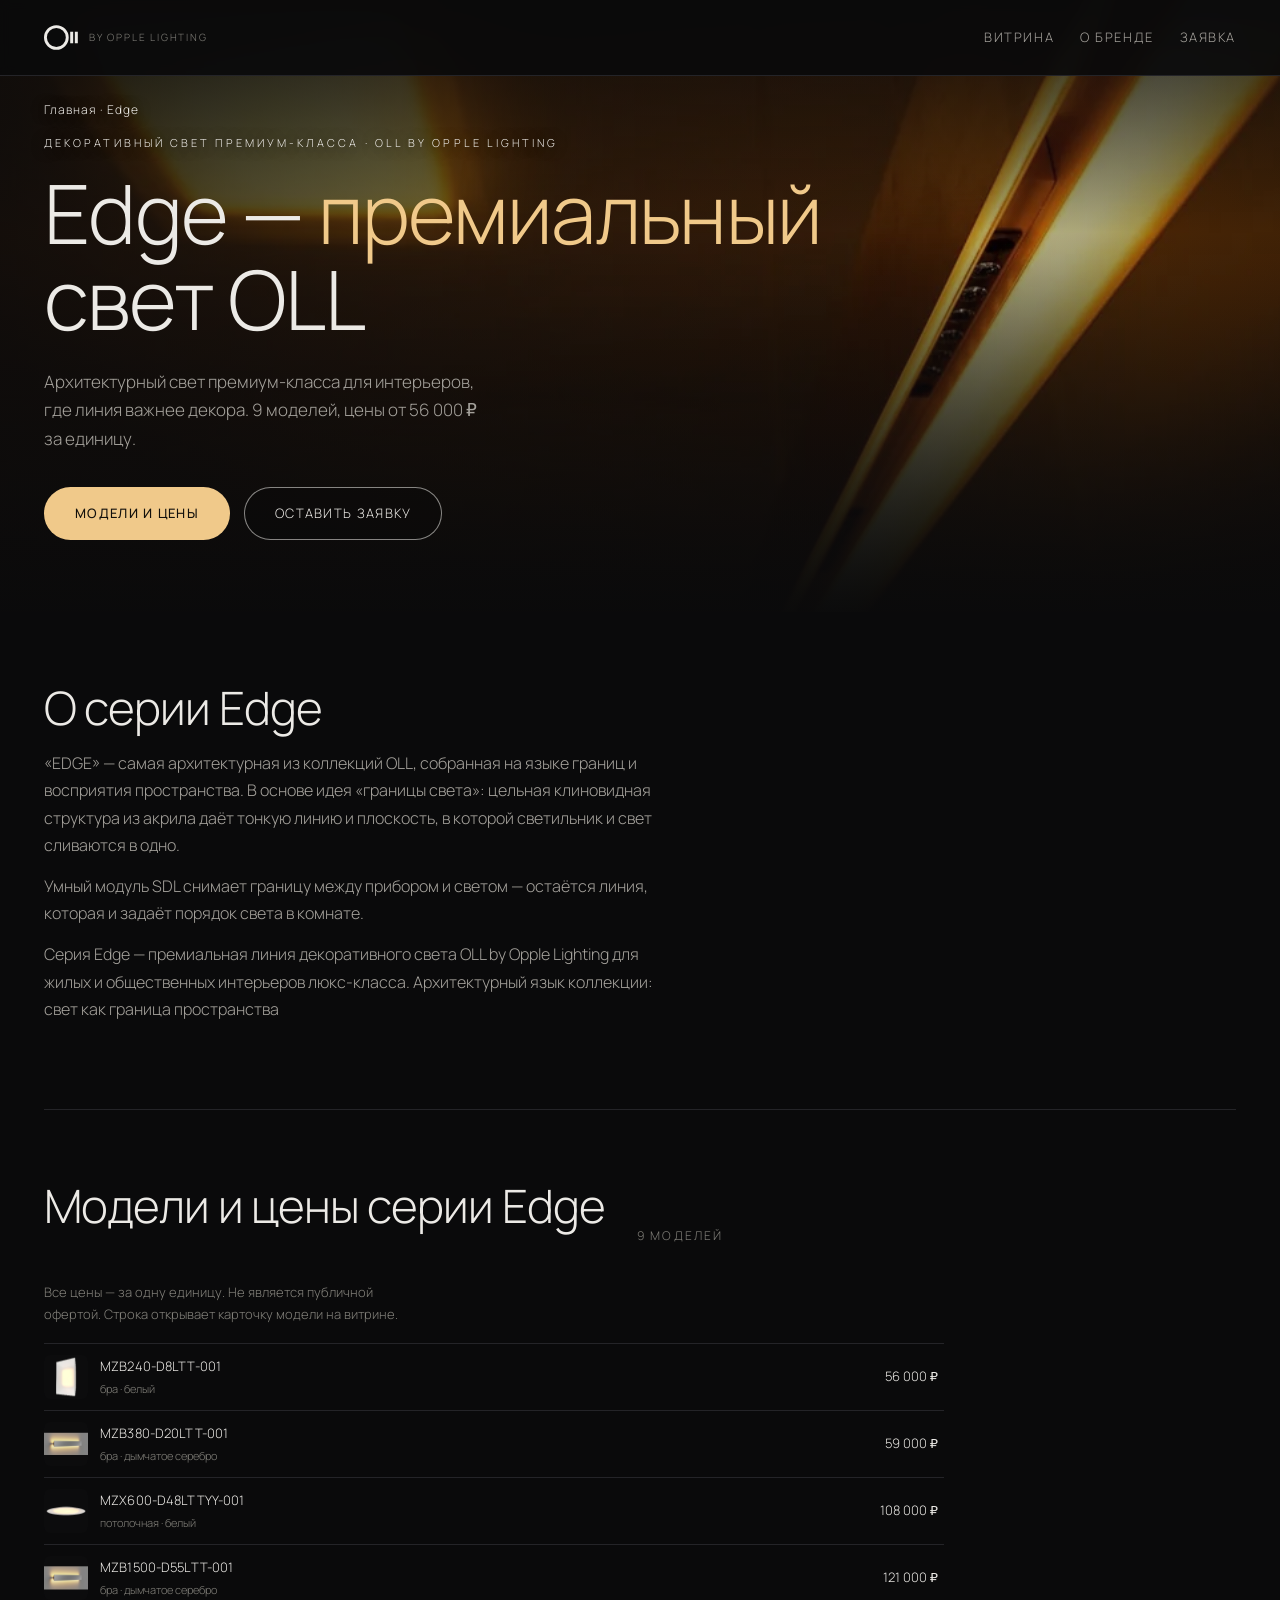
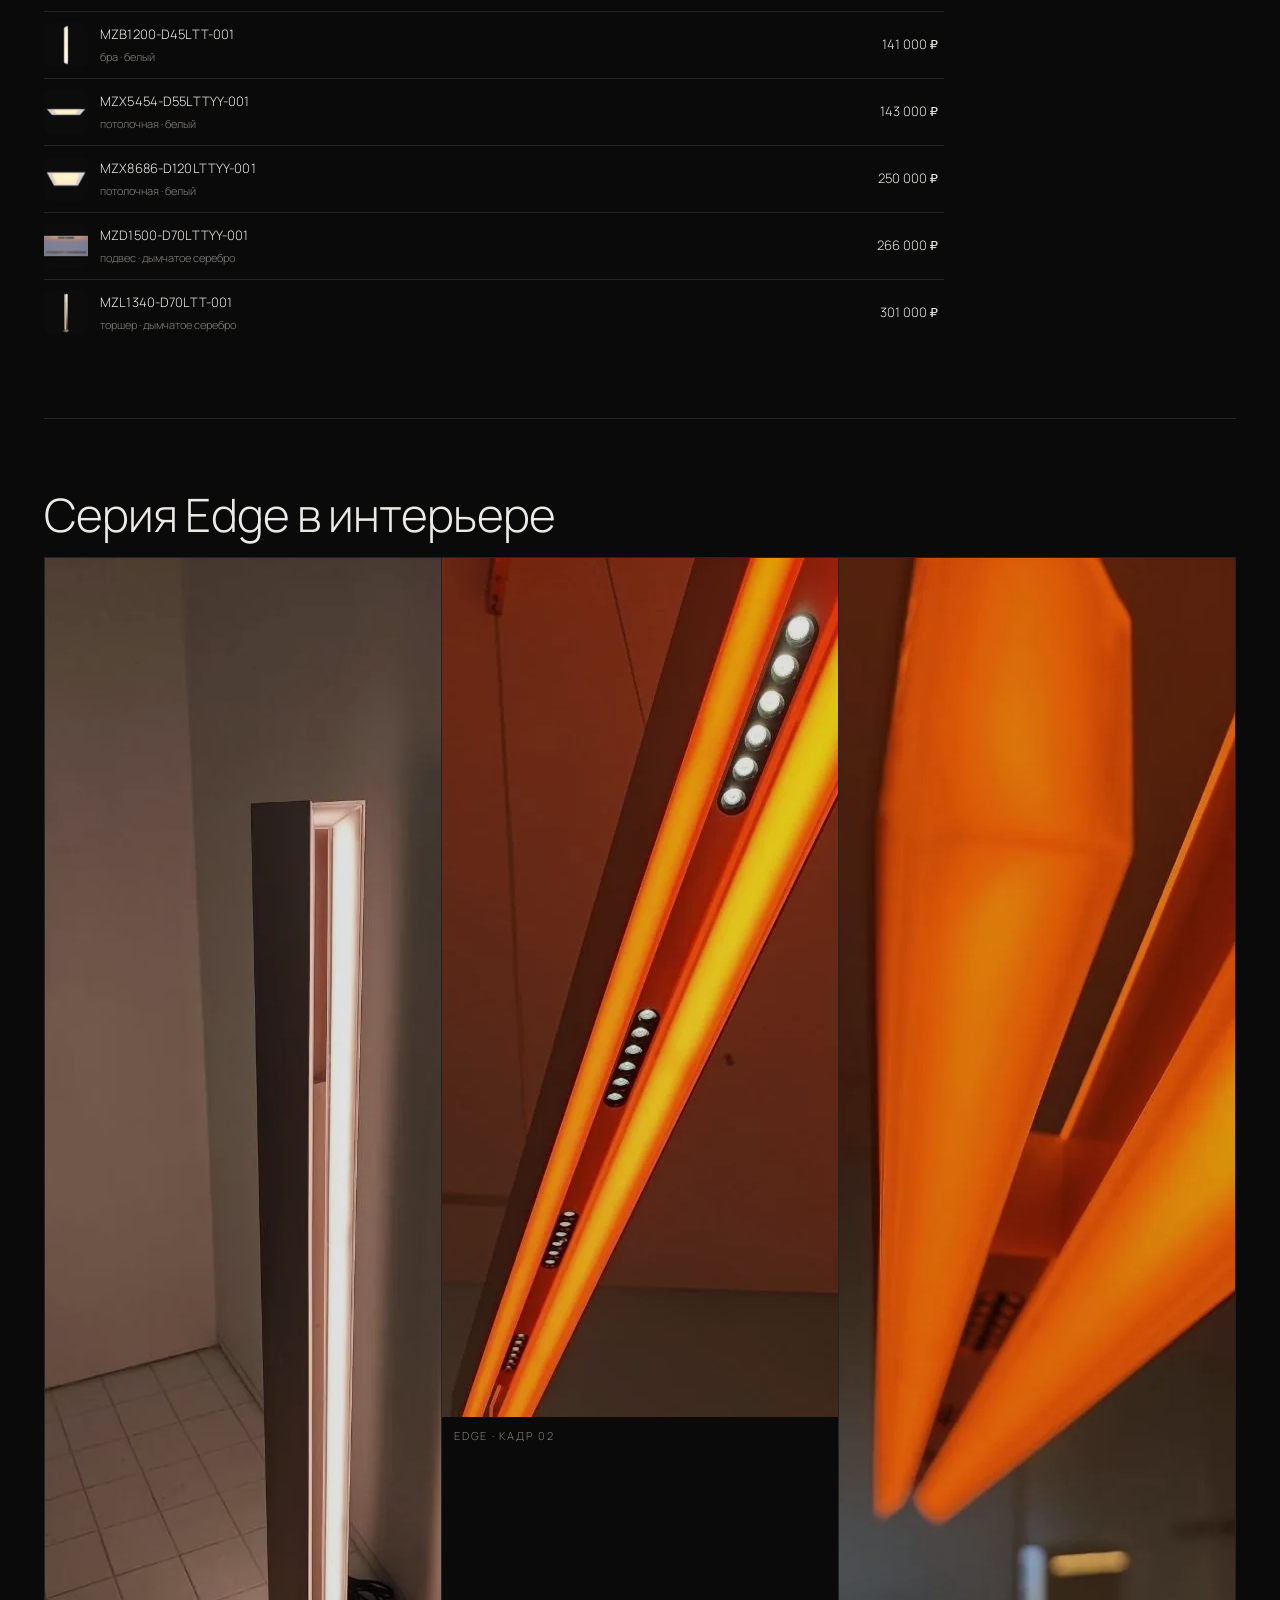
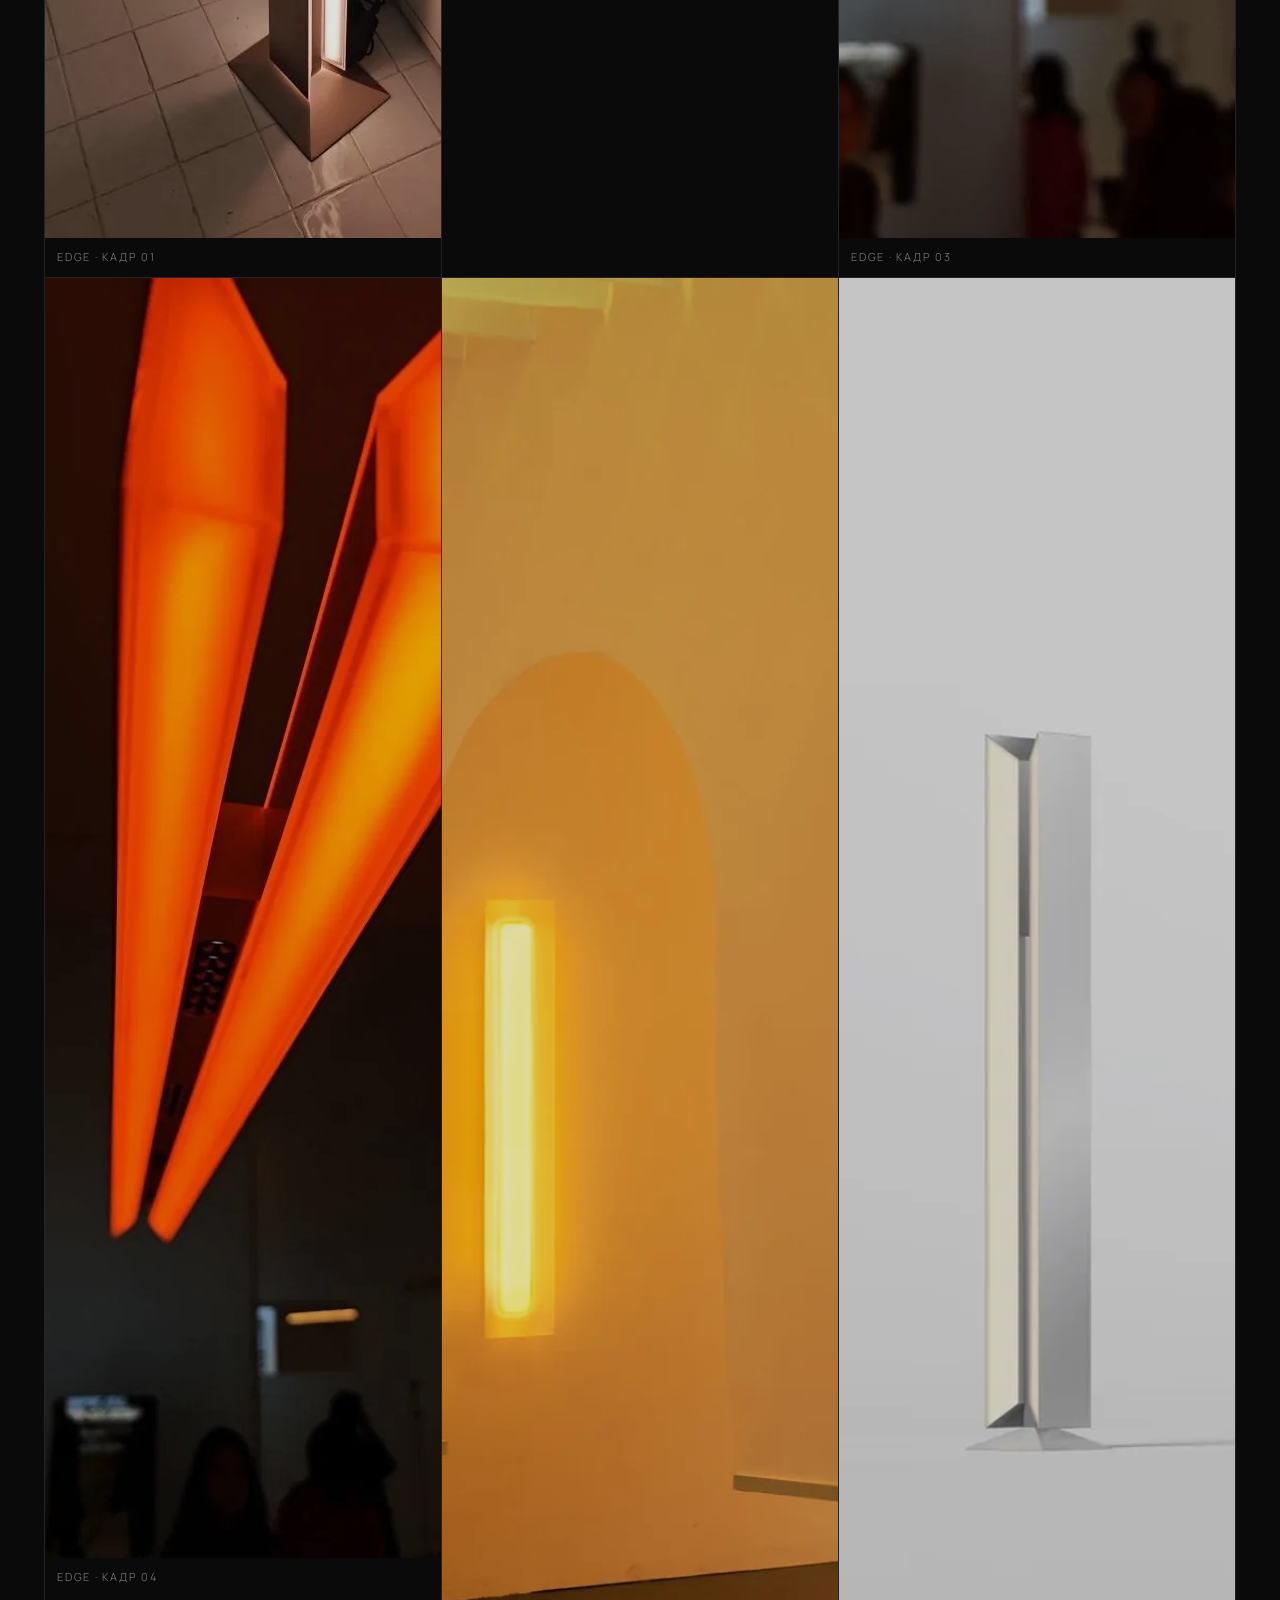
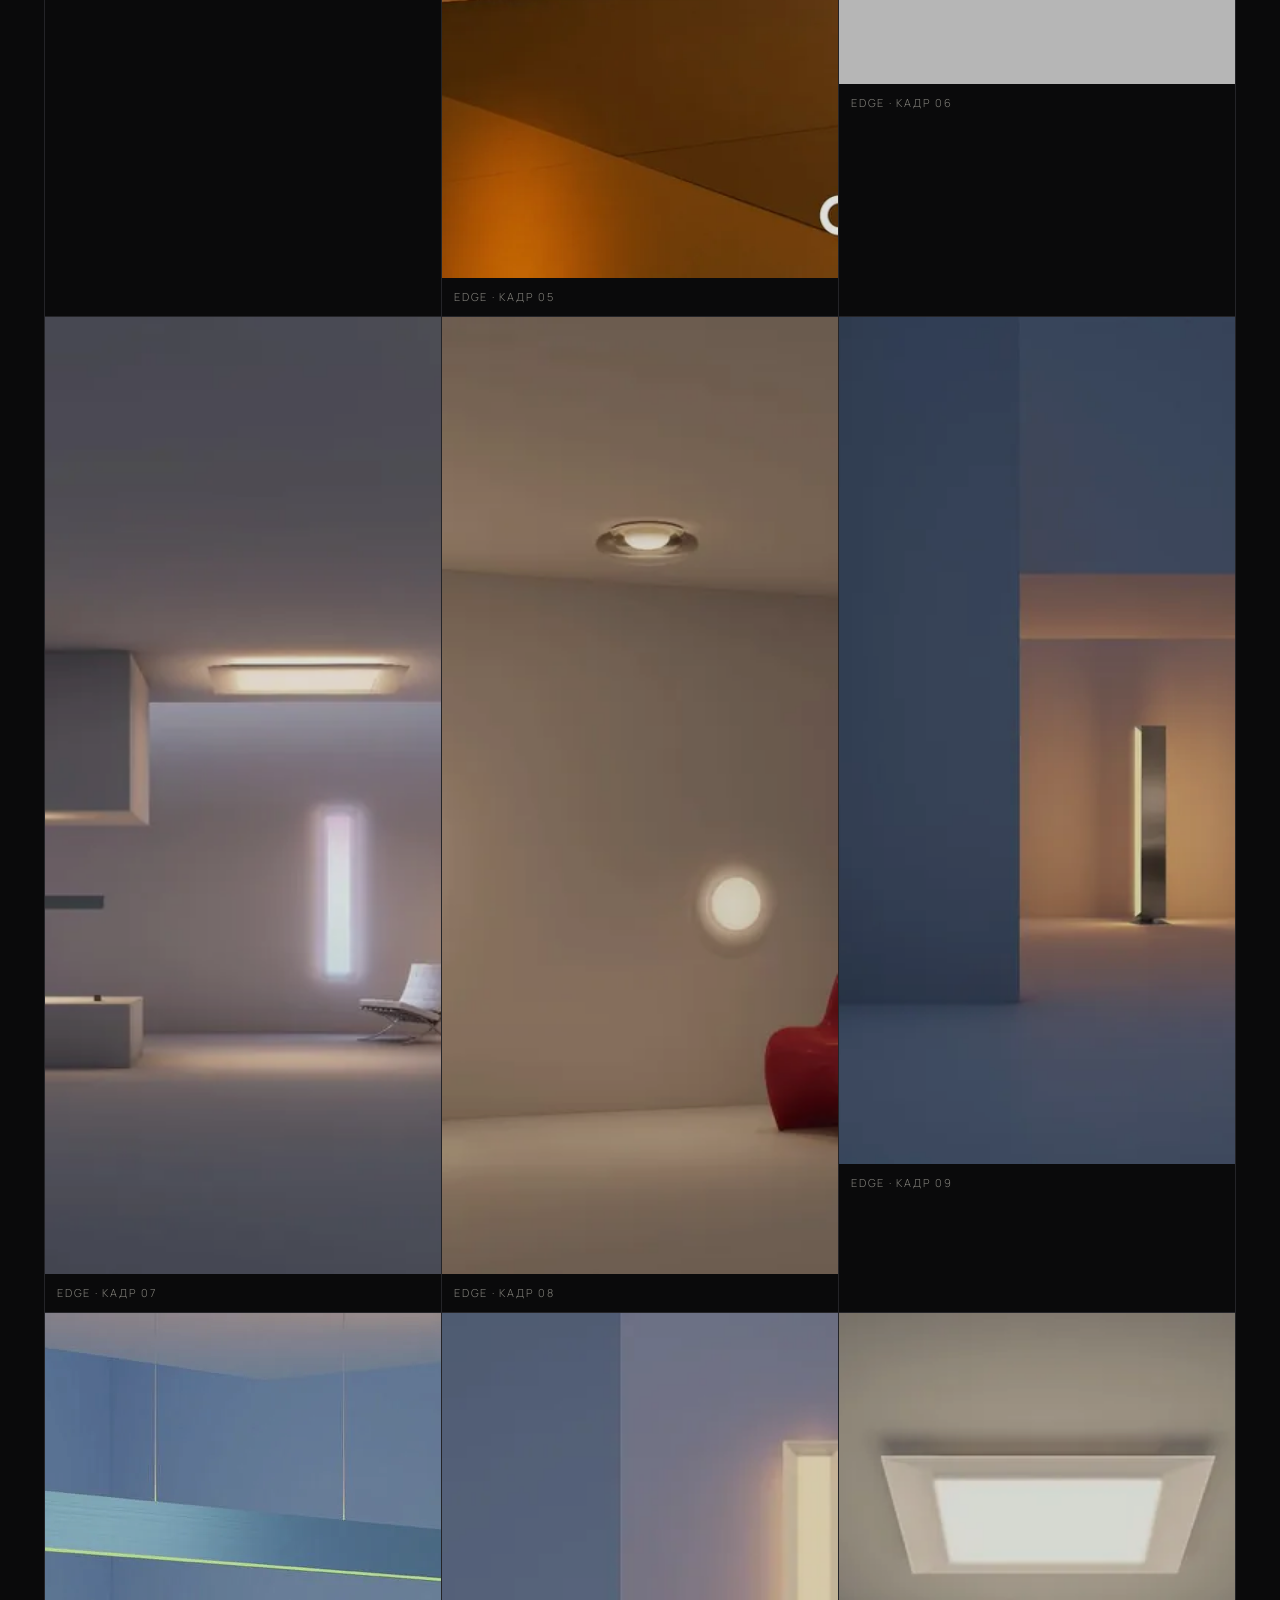
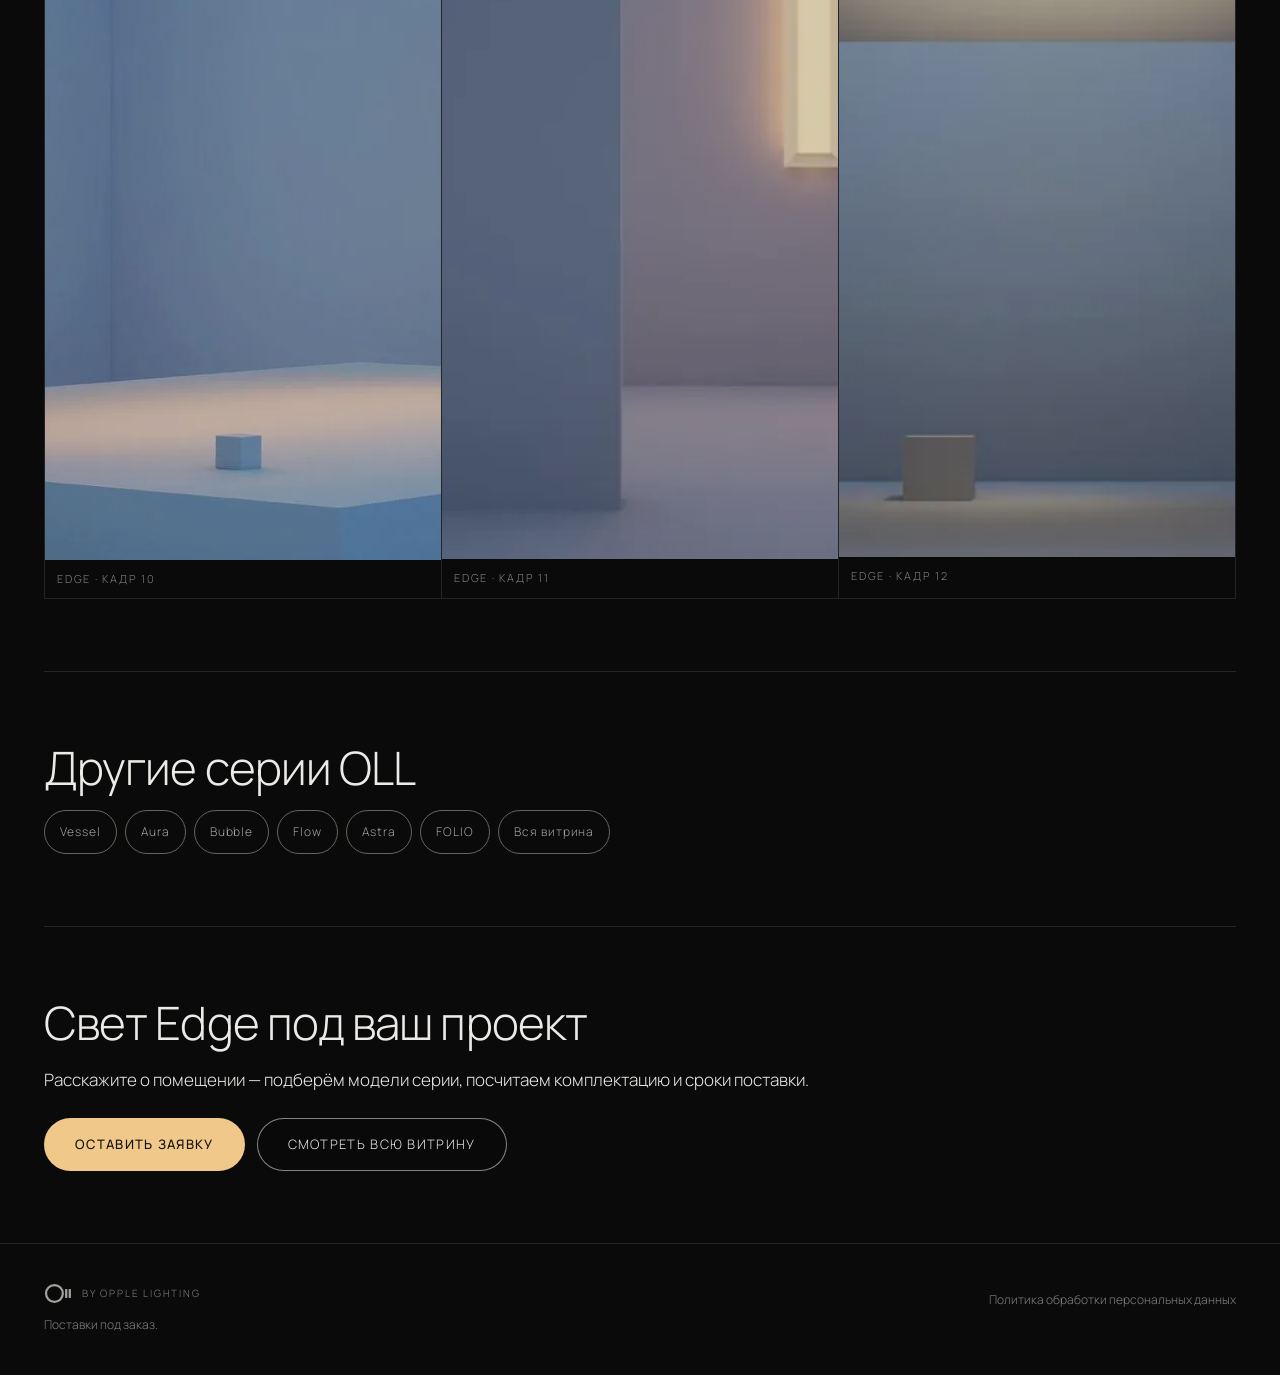
<file: series/edge/index.html>
<!DOCTYPE html>
<html lang="ru">
<head>
<meta charset="utf-8">
<meta http-equiv="Content-Security-Policy"
      content="default-src 'self'; script-src 'self' https://mc.yandex.ru; style-src 'self' 'unsafe-inline'; img-src 'self' data: https://mc.yandex.ru; font-src 'self'; connect-src 'self' https://mc.yandex.ru https://mc.webvisor.org; frame-src https://mc.yandex.ru; base-uri 'self'; form-action 'none'; upgrade-insecure-requests">
<meta name="viewport" content="width=device-width, initial-scale=1">
<title>Edge — премиальные светильники OLL | Декоративный свет Opple</title>
<meta name="description" content="Edge OLL by Opple Lighting — премиальные декоративные светильники: 9 моделей, цены от 56 000 ₽. Люкс-свет для интерьера, поставка по Москве и России.">
<meta name="robots" content="index, follow, max-image-preview:large, max-snippet:-1, max-video-preview:-1">
<meta name="theme-color" content="#0a0a0b">
<meta name="color-scheme" content="dark">
<link rel="canonical" href="https://oppleoll.ru/series/edge/">
<link rel="preload" href="../../fonts/manrope-cyr-300.woff2" as="font" type="font/woff2" crossorigin>
<meta property="og:type" content="website">
<meta property="og:locale" content="ru_RU">
<meta property="og:site_name" content="OLL">
<meta property="og:url" content="https://oppleoll.ru/series/edge/">
<meta property="og:title" content="Edge — премиальные светильники OLL | Декоративный свет Opple">
<meta property="og:description" content="Edge OLL by Opple Lighting — премиальные декоративные светильники: 9 моделей, цены от 56 000 ₽. Люкс-свет для интерьера, поставка по Москве и России.">
<meta property="og:image" content="https://oppleoll.ru/img/heroes/Edge.webp">
<meta name="twitter:card" content="summary_large_image">
<meta name="twitter:title" content="Edge — премиальные светильники OLL | Декоративный свет Opple">
<meta name="twitter:description" content="Edge OLL by Opple Lighting — премиальные декоративные светильники: 9 моделей, цены от 56 000 ₽. Люкс-свет для интерьера, поставка по Москве и России.">
<meta name="twitter:image" content="https://oppleoll.ru/img/heroes/Edge.webp">
<link rel="icon" href="../../favicon.svg" type="image/svg+xml">
<link rel="alternate icon" href="../../favicon.ico" sizes="32x32">
<link rel="apple-touch-icon" href="../../apple-touch-icon.png">
<link rel="stylesheet" href="../../css/style.css">
<link rel="stylesheet" href="../../css/series.css">
<!-- генератор: tools/build_series_pages.py, не редактировать вручную -->
<script type="application/ld+json">{"@context":"https://schema.org","@graph":[{"@type":"Organization","@id":"https://oppleoll.ru/#seller","name":"OLL by Opple Lighting","legalName":"ООО «СМАРТ ОСВЕЩЕНИЕ»","url":"https://oppleoll.ru/","logo":"https://oppleoll.ru/apple-touch-icon.png","description":"Дизайнерские светильники OLL — направление Opple Lighting: 7 серий, 55 моделей, поставка по России и СНГ.","areaServed":"Россия и страны СНГ","address":{"@type":"PostalAddress","addressCountry":"RU","addressLocality":"Москва","streetAddress":"Киевское шоссе, д. 3"}},{"@type":"WebSite","@id":"https://oppleoll.ru/#site","url":"https://oppleoll.ru/","name":"OLL — дизайнерские светильники","description":"Витрина дизайнерских светильников OLL: цены на сайте и заявка на поставку.","inLanguage":"ru-RU","publisher":{"@id":"https://oppleoll.ru/#seller"}},{"@type":"BreadcrumbList","itemListElement":[{"@type":"ListItem","position":1,"name":"Главная","item":"https://oppleoll.ru/"},{"@type":"ListItem","position":2,"name":"Серия Edge","item":"https://oppleoll.ru/series/edge/"}]},{"@type":"CollectionPage","@id":"https://oppleoll.ru/series/edge/#page","url":"https://oppleoll.ru/series/edge/","name":"Edge — премиальные светильники OLL | Декоративный свет Opple","description":"Edge OLL by Opple Lighting — премиальные декоративные светильники: 9 моделей, цены от 56 000 ₽. Люкс-свет для интерьера, поставка по Москве и России.","inLanguage":"ru-RU","isPartOf":{"@id":"https://oppleoll.ru/#site"},"about":{"@id":"https://oppleoll.ru/#seller"},"primaryImageOfPage":"https://oppleoll.ru/img/heroes/Edge.webp","dateModified":"2026-11-06","mainEntity":{"@type":"ItemList","numberOfItems":9,"itemListOrder":"https://schema.org/ItemListOrderAscending","itemListElement":[{"@type":"ListItem","position":1,"url":"https://oppleoll.ru/?p=521030003600","name":"Edge MZB240-D8LTT-001, белый","item":{"@type":"Product","name":"Светильник OLL Edge MZB240-D8LTT-001, белый","sku":"521030003600","description":"Светильник OLL Edge MZB240-D8LTT-001, бра, белый, 8 Вт, 1800–12000K, 240×80×240 мм, 56000 ₽ за единицу.","brand":{"@type":"Brand","name":"OLL"},"category":"Edge","image":"https://oppleoll.ru/img/products/521030003600.webp","offers":{"@type":"Offer","url":"https://oppleoll.ru/?p=521030003600","price":"56000","priceCurrency":"RUB","availability":"https://schema.org/LimitedAvailability","itemCondition":"https://schema.org/NewCondition","seller":{"@id":"https://oppleoll.ru/#seller"}},"material":"ПММА / сталь"}},{"@type":"ListItem","position":2,"url":"https://oppleoll.ru/?p=521030003700","name":"Edge MZB380-D20LTT-001, дымчатое серебро","item":{"@type":"Product","name":"Светильник OLL Edge MZB380-D20LTT-001, дымчатое серебро","sku":"521030003700","description":"Светильник OLL Edge MZB380-D20LTT-001, бра, дымчатое серебро, 20 Вт, 1800–12000K, 380×110×34 мм, 59000 ₽ за единицу.","brand":{"@type":"Brand","name":"OLL"},"category":"Edge","image":"https://oppleoll.ru/img/products/521030003700.webp","offers":{"@type":"Offer","url":"https://oppleoll.ru/?p=521030003700","price":"59000","priceCurrency":"RUB","availability":"https://schema.org/LimitedAvailability","itemCondition":"https://schema.org/NewCondition","seller":{"@id":"https://oppleoll.ru/#seller"}},"material":"алюминиевый сплав / ПК / сталь"}},{"@type":"ListItem","position":3,"url":"https://oppleoll.ru/?p=521030003400","name":"Edge MZX600-D48LTTYY-001, белый","item":{"@type":"Product","name":"Светильник OLL Edge MZX600-D48LTTYY-001, белый","sku":"521030003400","description":"Светильник OLL Edge MZX600-D48LTTYY-001, потолочная, белый, 48 Вт, 1800–12000K, Ø600×85 мм, 108000 ₽ за единицу.","brand":{"@type":"Brand","name":"OLL"},"category":"Edge","image":"https://oppleoll.ru/img/products/521030003400.webp","offers":{"@type":"Offer","url":"https://oppleoll.ru/?p=521030003400","price":"108000","priceCurrency":"RUB","availability":"https://schema.org/LimitedAvailability","itemCondition":"https://schema.org/NewCondition","seller":{"@id":"https://oppleoll.ru/#seller"}},"material":"ПММА / сталь"}},{"@type":"ListItem","position":4,"url":"https://oppleoll.ru/?p=521030003800","name":"Edge MZB1500-D55LTT-001, дымчатое серебро","item":{"@type":"Product","name":"Светильник OLL Edge MZB1500-D55LTT-001, дымчатое серебро","sku":"521030003800","description":"Светильник OLL Edge MZB1500-D55LTT-001, бра, дымчатое серебро, 55 Вт, 1800–12000K, 1500×110×34 мм, 121000 ₽ за единицу.","brand":{"@type":"Brand","name":"OLL"},"category":"Edge","image":"https://oppleoll.ru/img/products/521030003800.webp","offers":{"@type":"Offer","url":"https://oppleoll.ru/?p=521030003800","price":"121000","priceCurrency":"RUB","availability":"https://schema.org/LimitedAvailability","itemCondition":"https://schema.org/NewCondition","seller":{"@id":"https://oppleoll.ru/#seller"}},"material":"алюминиевый сплав / ПК / сталь"}},{"@type":"ListItem","position":5,"url":"https://oppleoll.ru/?p=521030003500","name":"Edge MZB1200-D45LTT-001, белый","item":{"@type":"Product","name":"Светильник OLL Edge MZB1200-D45LTT-001, белый","sku":"521030003500","description":"Светильник OLL Edge MZB1200-D45LTT-001, бра, белый, 45 Вт, 1800–12000K, 220×80×1200 мм, 141000 ₽ за единицу.","brand":{"@type":"Brand","name":"OLL"},"category":"Edge","image":"https://oppleoll.ru/img/products/521030003500.webp","offers":{"@type":"Offer","url":"https://oppleoll.ru/?p=521030003500","price":"141000","priceCurrency":"RUB","availability":"https://schema.org/LimitedAvailability","itemCondition":"https://schema.org/NewCondition","seller":{"@id":"https://oppleoll.ru/#seller"}},"material":"ПММА / сталь"}},{"@type":"ListItem","position":6,"url":"https://oppleoll.ru/?p=521030003300","name":"Edge MZX5454-D55LTTYY-001, белый","item":{"@type":"Product","name":"Светильник OLL Edge MZX5454-D55LTTYY-001, белый","sku":"521030003300","description":"Светильник OLL Edge MZX5454-D55LTTYY-001, потолочная, белый, 55 Вт, 1800–12000K, 550×550×80 мм, 143000 ₽ за единицу.","brand":{"@type":"Brand","name":"OLL"},"category":"Edge","image":"https://oppleoll.ru/img/products/521030003300.webp","offers":{"@type":"Offer","url":"https://oppleoll.ru/?p=521030003300","price":"143000","priceCurrency":"RUB","availability":"https://schema.org/LimitedAvailability","itemCondition":"https://schema.org/NewCondition","seller":{"@id":"https://oppleoll.ru/#seller"}},"material":"ПММА / сталь"}},{"@type":"ListItem","position":7,"url":"https://oppleoll.ru/?p=521030003200","name":"Edge MZX8686-D120LTTYY-001, белый","item":{"@type":"Product","name":"Светильник OLL Edge MZX8686-D120LTTYY-001, белый","sku":"521030003200","description":"Светильник OLL Edge MZX8686-D120LTTYY-001, потолочная, белый, 120 Вт, 1800–12000K, 860×860×80 мм, 250000 ₽ за единицу.","brand":{"@type":"Brand","name":"OLL"},"category":"Edge","image":"https://oppleoll.ru/img/products/521030003200.webp","offers":{"@type":"Offer","url":"https://oppleoll.ru/?p=521030003200","price":"250000","priceCurrency":"RUB","availability":"https://schema.org/LimitedAvailability","itemCondition":"https://schema.org/NewCondition","seller":{"@id":"https://oppleoll.ru/#seller"}},"material":"ПММА / сталь"}},{"@type":"ListItem","position":8,"url":"https://oppleoll.ru/?p=521030003900","name":"Edge MZD1500-D70LTTYY-001, дымчатое серебро","item":{"@type":"Product","name":"Светильник OLL Edge MZD1500-D70LTTYY-001, дымчатое серебро","sku":"521030003900","description":"Светильник OLL Edge MZD1500-D70LTTYY-001, подвес, дымчатое серебро, 70 Вт, 1800–12000K, 1500×63×900 мм, 266000 ₽ за единицу.","brand":{"@type":"Brand","name":"OLL"},"category":"Edge","image":"https://oppleoll.ru/img/products/521030003900.webp","offers":{"@type":"Offer","url":"https://oppleoll.ru/?p=521030003900","price":"266000","priceCurrency":"RUB","availability":"https://schema.org/LimitedAvailability","itemCondition":"https://schema.org/NewCondition","seller":{"@id":"https://oppleoll.ru/#seller"}},"material":"алюминиевый сплав / ПК / сталь"}},{"@type":"ListItem","position":9,"url":"https://oppleoll.ru/?p=521030004000","name":"Edge MZL1340-D70LTT-001, дымчатое серебро","item":{"@type":"Product","name":"Светильник OLL Edge MZL1340-D70LTT-001, дымчатое серебро","sku":"521030004000","description":"Светильник OLL Edge MZL1340-D70LTT-001, торшер, дымчатое серебро, 70 Вт, 1800–12000K, 240×180×1340 мм, 301000 ₽ за единицу.","brand":{"@type":"Brand","name":"OLL"},"category":"Edge","image":"https://oppleoll.ru/img/products/521030004000.webp","offers":{"@type":"Offer","url":"https://oppleoll.ru/?p=521030004000","price":"301000","priceCurrency":"RUB","availability":"https://schema.org/LimitedAvailability","itemCondition":"https://schema.org/NewCondition","seller":{"@id":"https://oppleoll.ru/#seller"}},"material":"алюминиевый сплав / ПК / сталь"}}]}}]}</script>
</head>
<body>

<header class="head solid">
  <a class="logo" href="/" aria-label="OLL — дизайнерский свет Opple Lighting">
    <svg class="logo-glyph" viewBox="0 0 183 133" aria-hidden="true"><circle cx="66.5" cy="66.5" r="58.75" fill="none" stroke="currentColor" stroke-width="15.5"/><rect class="bar" x="141" y="35.5" width="16" height="62"/><rect class="bar" x="166" y="35.5" width="16" height="62"/></svg>
    <span class="logo-text"><span class="logo-sub">by Opple Lighting</span></span>
  </a>
  <nav class="nav">
    <a href="/index.html#catalog">Витрина</a>
    <a href="/index.html#about">О бренде</a>
    <a href="/index.html?s=Edge#contact">Заявка</a>
  </nav>
</header>

<section class="hero series-hero" id="top">
  <div class="hero-media"><img src="../../img/heroes/Edge.webp" alt="Серия Edge OLL в интерьере" width="1400" height="1050" fetchpriority="high"></div>
  <div class="hero-fade" aria-hidden="true"></div>
  <div class="hero-body">
    <nav class="crumbs" aria-label="Навигация по сайту"><a href="/">Главная</a><span aria-hidden="true"> · </span><span aria-current="page">Edge</span></nav>
    <p class="eyebrow">Декоративный свет премиум-класса · OLL by Opple Lighting</p>
    <h1>Edge — <em>премиальный</em><br> свет OLL</h1>
    <p class="hero-lead">Архитектурный свет премиум-класса для интерьеров, где линия важнее декора. 9 моделей, цены от 56 000 ₽ за единицу.</p>
    <div class="hero-actions">
      <a class="btn btn-solid" href="#models">Модели и цены</a>
      <a class="btn btn-ghost" href="/index.html?s=Edge#contact">Оставить заявку</a>
    </div>
  </div>
</section>

<main class="series-wrap">
  <section class="series-sec" id="about-series">
    <h2>О серии Edge</h2>
    <div class="series-prose">
      <p>«EDGE» — самая архитектурная из коллекций OLL, собранная на языке границ и восприятия пространства. В основе идея «границы света»: цельная клиновидная структура из акрила даёт тонкую линию и плоскость, в которой светильник и свет сливаются в одно.</p><p>Умный модуль SDL снимает границу между прибором и светом — остаётся линия, которая и задаёт порядок света в комнате.</p>
      <p>Серия Edge — премиальная линия декоративного света OLL by Opple Lighting для жилых и общественных интерьеров люкс-класса. Архитектурный язык коллекции: свет как граница пространства</p>
    </div>
  </section>

  <section class="series-sec" id="models">
    <div class="cat-head">
      <h2>Модели и цены серии Edge</h2>
      <p class="cat-total">9 моделей</p>
    </div>
    <p class="cat-note">Все цены — за одну единицу. Не является публичной офертой. Строка открывает карточку модели на витрине.</p>
    <ul class="series-list"><li><a class="mrow" href="/?p=521030003600" aria-label="Edge MZB240-D8LTT-001, 56 000 ₽ за единицу"><span class="mrow-thumb"><img src="../../img/products/521030003600.webp" alt="" width="96" height="96" loading="lazy"></span><span class="mrow-main"><span class="mrow-sku">MZB240-D8LTT-001</span><span class="mrow-type">бра · белый</span></span><span class="mrow-price">56 000 ₽</span></a></li><li><a class="mrow" href="/?p=521030003700" aria-label="Edge MZB380-D20LTT-001, 59 000 ₽ за единицу"><span class="mrow-thumb"><img src="../../img/products/521030003700.webp" alt="" width="96" height="96" loading="lazy"></span><span class="mrow-main"><span class="mrow-sku">MZB380-D20LTT-001</span><span class="mrow-type">бра · дымчатое серебро</span></span><span class="mrow-price">59 000 ₽</span></a></li><li><a class="mrow" href="/?p=521030003400" aria-label="Edge MZX600-D48LTTYY-001, 108 000 ₽ за единицу"><span class="mrow-thumb"><img src="../../img/products/521030003400.webp" alt="" width="96" height="96" loading="lazy"></span><span class="mrow-main"><span class="mrow-sku">MZX600-D48LTTYY-001</span><span class="mrow-type">потолочная · белый</span></span><span class="mrow-price">108 000 ₽</span></a></li><li><a class="mrow" href="/?p=521030003800" aria-label="Edge MZB1500-D55LTT-001, 121 000 ₽ за единицу"><span class="mrow-thumb"><img src="../../img/products/521030003800.webp" alt="" width="96" height="96" loading="lazy"></span><span class="mrow-main"><span class="mrow-sku">MZB1500-D55LTT-001</span><span class="mrow-type">бра · дымчатое серебро</span></span><span class="mrow-price">121 000 ₽</span></a></li><li><a class="mrow" href="/?p=521030003500" aria-label="Edge MZB1200-D45LTT-001, 141 000 ₽ за единицу"><span class="mrow-thumb"><img src="../../img/products/521030003500.webp" alt="" width="96" height="96" loading="lazy"></span><span class="mrow-main"><span class="mrow-sku">MZB1200-D45LTT-001</span><span class="mrow-type">бра · белый</span></span><span class="mrow-price">141 000 ₽</span></a></li><li><a class="mrow" href="/?p=521030003300" aria-label="Edge MZX5454-D55LTTYY-001, 143 000 ₽ за единицу"><span class="mrow-thumb"><img src="../../img/products/521030003300.webp" alt="" width="96" height="96" loading="lazy"></span><span class="mrow-main"><span class="mrow-sku">MZX5454-D55LTTYY-001</span><span class="mrow-type">потолочная · белый</span></span><span class="mrow-price">143 000 ₽</span></a></li><li><a class="mrow" href="/?p=521030003200" aria-label="Edge MZX8686-D120LTTYY-001, 250 000 ₽ за единицу"><span class="mrow-thumb"><img src="../../img/products/521030003200.webp" alt="" width="96" height="96" loading="lazy"></span><span class="mrow-main"><span class="mrow-sku">MZX8686-D120LTTYY-001</span><span class="mrow-type">потолочная · белый</span></span><span class="mrow-price">250 000 ₽</span></a></li><li><a class="mrow" href="/?p=521030003900" aria-label="Edge MZD1500-D70LTTYY-001, 266 000 ₽ за единицу"><span class="mrow-thumb"><img src="../../img/products/521030003900.webp" alt="" width="96" height="96" loading="lazy"></span><span class="mrow-main"><span class="mrow-sku">MZD1500-D70LTTYY-001</span><span class="mrow-type">подвес · дымчатое серебро</span></span><span class="mrow-price">266 000 ₽</span></a></li><li><a class="mrow" href="/?p=521030004000" aria-label="Edge MZL1340-D70LTT-001, 301 000 ₽ за единицу"><span class="mrow-thumb"><img src="../../img/products/521030004000.webp" alt="" width="96" height="96" loading="lazy"></span><span class="mrow-main"><span class="mrow-sku">MZL1340-D70LTT-001</span><span class="mrow-type">торшер · дымчатое серебро</span></span><span class="mrow-price">301 000 ₽</span></a></li></ul>
  </section>

  <section class="series-sec" id="gallery">
    <h2>Серия Edge в интерьере</h2>
    <div class="sgal"><figure><img src="../../img/series/dr_34_Edge.webp" alt="Светильник OLL Edge в интерьере, кадр 1" width="960" height="1280" loading="lazy"><figcaption>Edge · кадр 01</figcaption></figure><figure><img src="../../img/series/dr_35_Edge.webp" alt="Светильник OLL Edge в интерьере, кадр 2" width="720" height="859" loading="lazy"><figcaption>Edge · кадр 02</figcaption></figure><figure><img src="../../img/series/dr_36_Edge.webp" alt="Светильник OLL Edge в интерьере, кадр 3" width="960" height="1280" loading="lazy"><figcaption>Edge · кадр 03</figcaption></figure><figure><img src="../../img/series/dr_37_Edge.webp" alt="Светильник OLL Edge в интерьере, кадр 4" width="720" height="1280" loading="lazy"><figcaption>Edge · кадр 04</figcaption></figure><figure><img src="../../img/series/dr_08_Edge.webp" alt="Светильник OLL Edge в интерьере, кадр 5" width="1067" height="1600" loading="lazy"><figcaption>Edge · кадр 05</figcaption></figure><figure><img src="../../img/series/int_05_0.webp" alt="Светильник OLL Edge в интерьере, кадр 6" width="1500" height="1406" loading="lazy"><figcaption>Edge · кадр 06</figcaption></figure><figure><img src="../../img/series/brd_06_0.webp" alt="Светильник OLL Edge в интерьере, кадр 7" width="1500" height="957" loading="lazy"><figcaption>Edge · кадр 07</figcaption></figure><figure><img src="../../img/series/int_05_6.webp" alt="Светильник OLL Edge в интерьере, кадр 8" width="1500" height="957" loading="lazy"><figcaption>Edge · кадр 08</figcaption></figure><figure><img src="../../img/series/int_04_1.webp" alt="Светильник OLL Edge в интерьере, кадр 9" width="1326" height="847" loading="lazy"><figcaption>Edge · кадр 09</figcaption></figure><figure><img src="../../img/series/cat_03_0.webp" alt="Светильник OLL Edge в интерьере, кадр 10" width="897" height="847" loading="lazy"><figcaption>Edge · кадр 10</figcaption></figure><figure><img src="../../img/series/brd_08_0.webp" alt="Светильник OLL Edge в интерьере, кадр 11" width="1500" height="846" loading="lazy"><figcaption>Edge · кадр 11</figcaption></figure><figure><img src="../../img/series/brd_07_0.webp" alt="Светильник OLL Edge в интерьере, кадр 12" width="1500" height="844" loading="lazy"><figcaption>Edge · кадр 12</figcaption></figure></div>
  </section>

  <section class="series-sec" id="other">
    <h2>Другие серии OLL</h2>
    <div class="series-nav"><a class="chip" href="/series/vessel/">Vessel</a><a class="chip" href="/series/aura/">Aura</a><a class="chip" href="/series/bubble/">Bubble</a><a class="chip" href="/series/flow/">Flow</a><a class="chip" href="/series/astra/">Astra</a><a class="chip" href="/series/folio/">FOLIO</a><a class="chip" href="/index.html#catalog">Вся витрина</a></div>
  </section>

  <section class="series-sec series-cta" id="lead">
    <h2>Свет Edge под ваш проект</h2>
    <p class="series-prose">Расскажите о помещении — подберём модели серии, посчитаем комплектацию и сроки поставки.</p>
    <div class="spar-cta">
      <a class="btn btn-solid" href="/index.html?s=Edge#contact">Оставить заявку</a>
      <a class="btn btn-ghost" href="/index.html#catalog">Смотреть всю витрину</a>
    </div>
  </section>
</main>

<footer class="foot">
  <div class="foot-l">
    <div class="foot-brand">
      <svg class="logo-glyph foot-glyph" viewBox="0 0 183 133" aria-hidden="true"><circle cx="66.5" cy="66.5" r="58.75" fill="none" stroke="currentColor" stroke-width="15.5"/><rect class="bar" x="141" y="35.5" width="16" height="62"/><rect class="bar" x="166" y="35.5" width="16" height="62"/></svg>
      <span class="logo-sub">by Opple Lighting</span>
    </div>
    <p>Поставки под заказ.</p>
  </div>
  <div class="foot-r">
    <p><a href="/privacy.html">Политика обработки персональных данных</a></p>
  </div>
</footer>

<script src="../../js/analytics.js" defer></script>
</body>
</html>
</file>
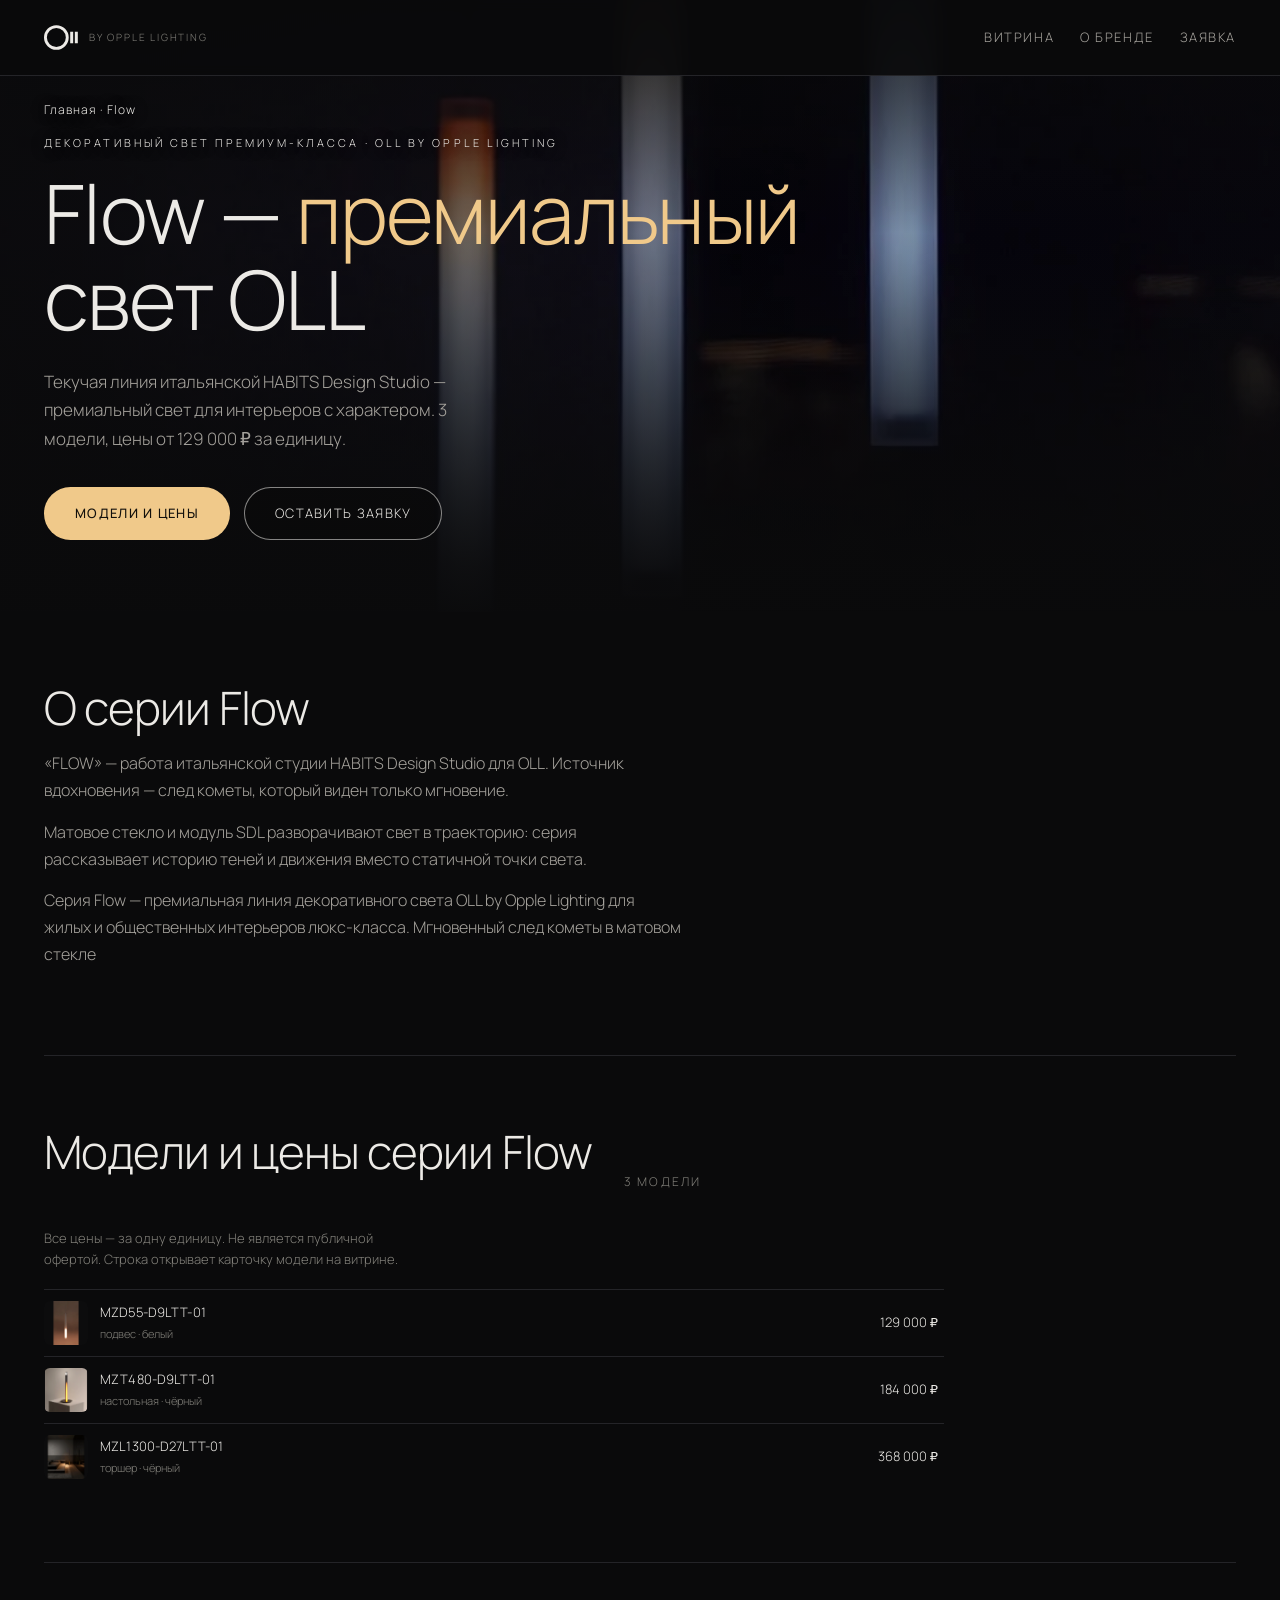
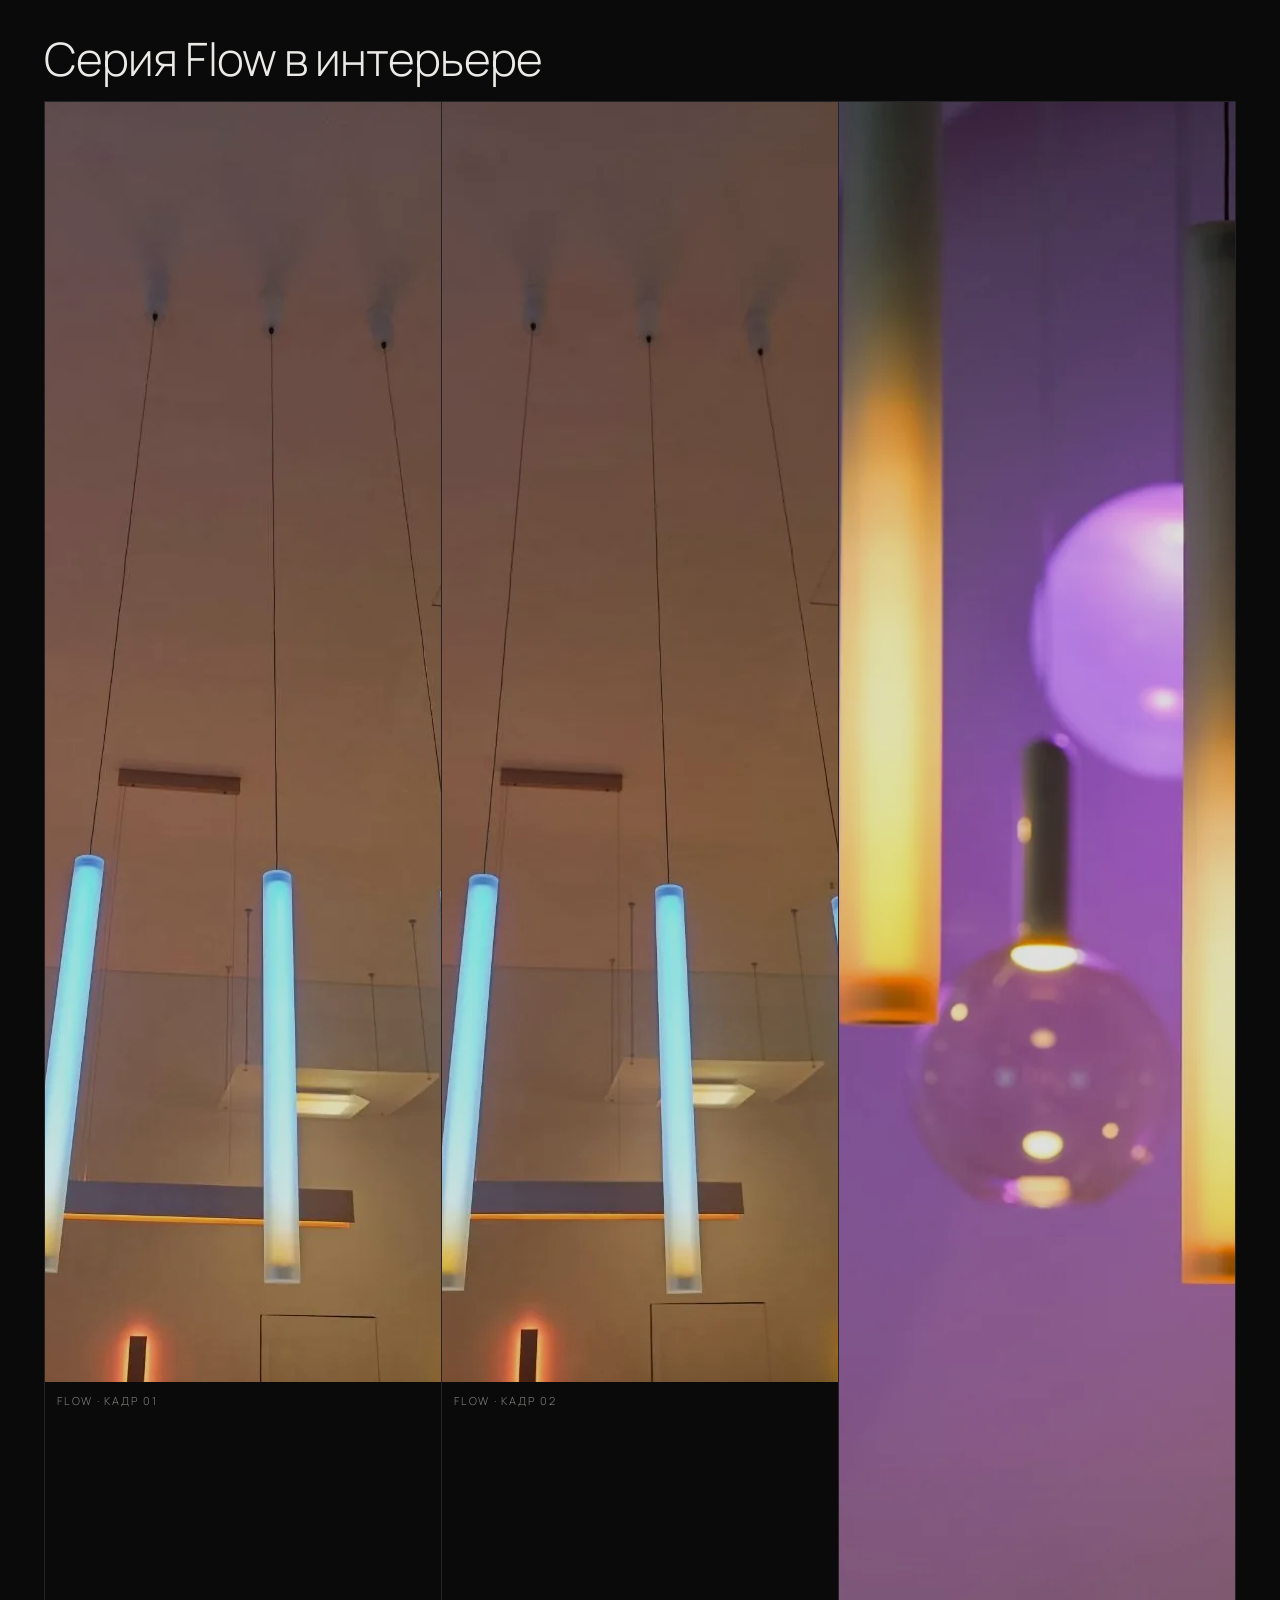
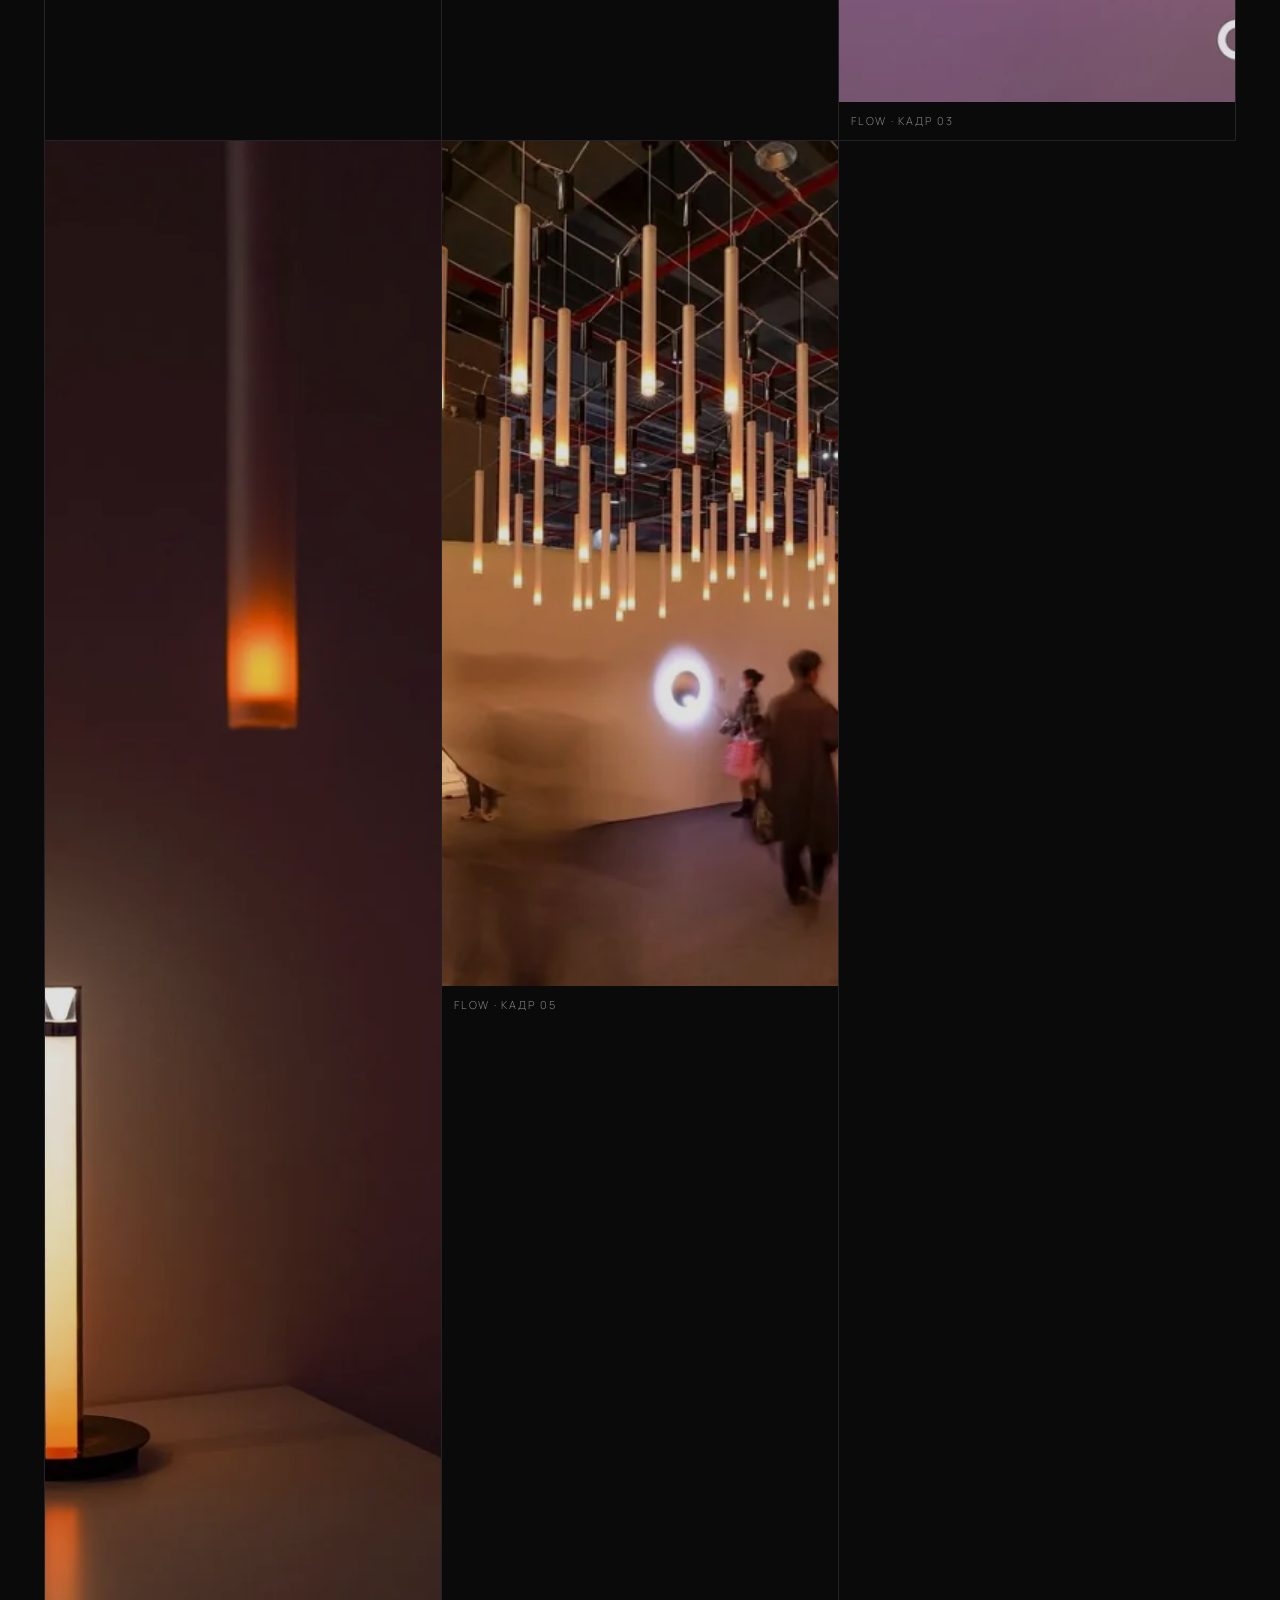
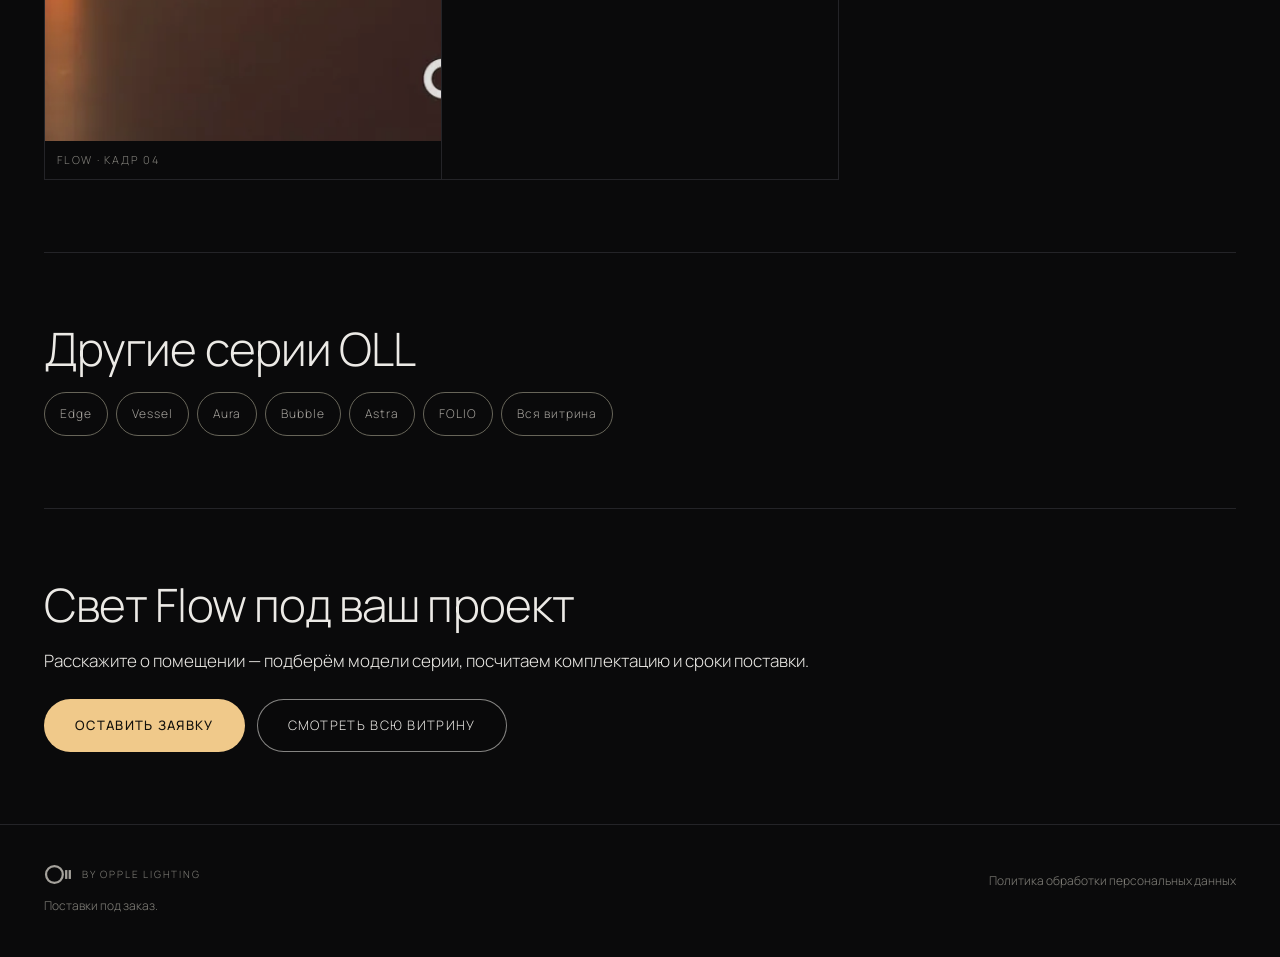
<file: series/flow/index.html>
<!DOCTYPE html>
<html lang="ru">
<head>
<meta charset="utf-8">
<meta http-equiv="Content-Security-Policy"
      content="default-src 'self'; script-src 'self' https://mc.yandex.ru; style-src 'self' 'unsafe-inline'; img-src 'self' data: https://mc.yandex.ru; font-src 'self'; connect-src 'self' https://mc.yandex.ru https://mc.webvisor.org; frame-src https://mc.yandex.ru; base-uri 'self'; form-action 'none'; upgrade-insecure-requests">
<meta name="viewport" content="width=device-width, initial-scale=1">
<title>Flow — премиальные светильники OLL | Декоративный свет Opple</title>
<meta name="description" content="Flow OLL by Opple Lighting — премиальные декоративные светильники: 3 модели, цены от 129 000 ₽. Люкс-свет для интерьера, поставка по Москве и России.">
<meta name="robots" content="index, follow, max-image-preview:large, max-snippet:-1, max-video-preview:-1">
<meta name="theme-color" content="#0a0a0b">
<meta name="color-scheme" content="dark">
<link rel="canonical" href="https://oppleoll.ru/series/flow/">
<link rel="preload" href="../../fonts/manrope-cyr-300.woff2" as="font" type="font/woff2" crossorigin>
<meta property="og:type" content="website">
<meta property="og:locale" content="ru_RU">
<meta property="og:site_name" content="OLL">
<meta property="og:url" content="https://oppleoll.ru/series/flow/">
<meta property="og:title" content="Flow — премиальные светильники OLL | Декоративный свет Opple">
<meta property="og:description" content="Flow OLL by Opple Lighting — премиальные декоративные светильники: 3 модели, цены от 129 000 ₽. Люкс-свет для интерьера, поставка по Москве и России.">
<meta property="og:image" content="https://oppleoll.ru/img/heroes/Flow.webp">
<meta name="twitter:card" content="summary_large_image">
<meta name="twitter:title" content="Flow — премиальные светильники OLL | Декоративный свет Opple">
<meta name="twitter:description" content="Flow OLL by Opple Lighting — премиальные декоративные светильники: 3 модели, цены от 129 000 ₽. Люкс-свет для интерьера, поставка по Москве и России.">
<meta name="twitter:image" content="https://oppleoll.ru/img/heroes/Flow.webp">
<link rel="icon" href="../../favicon.svg" type="image/svg+xml">
<link rel="alternate icon" href="../../favicon.ico" sizes="32x32">
<link rel="apple-touch-icon" href="../../apple-touch-icon.png">
<link rel="stylesheet" href="../../css/style.css">
<link rel="stylesheet" href="../../css/series.css">
<!-- генератор: tools/build_series_pages.py, не редактировать вручную -->
<script type="application/ld+json">{"@context":"https://schema.org","@graph":[{"@type":"Organization","@id":"https://oppleoll.ru/#seller","name":"OLL by Opple Lighting","legalName":"ООО «СМАРТ ОСВЕЩЕНИЕ»","url":"https://oppleoll.ru/","logo":"https://oppleoll.ru/apple-touch-icon.png","description":"Дизайнерские светильники OLL — направление Opple Lighting: 7 серий, 55 моделей, поставка по России и СНГ.","areaServed":"Россия и страны СНГ","address":{"@type":"PostalAddress","addressCountry":"RU","addressLocality":"Москва","streetAddress":"Киевское шоссе, д. 3"}},{"@type":"WebSite","@id":"https://oppleoll.ru/#site","url":"https://oppleoll.ru/","name":"OLL — дизайнерские светильники","description":"Витрина дизайнерских светильников OLL: цены на сайте и заявка на поставку.","inLanguage":"ru-RU","publisher":{"@id":"https://oppleoll.ru/#seller"}},{"@type":"BreadcrumbList","itemListElement":[{"@type":"ListItem","position":1,"name":"Главная","item":"https://oppleoll.ru/"},{"@type":"ListItem","position":2,"name":"Серия Flow","item":"https://oppleoll.ru/series/flow/"}]},{"@type":"CollectionPage","@id":"https://oppleoll.ru/series/flow/#page","url":"https://oppleoll.ru/series/flow/","name":"Flow — премиальные светильники OLL | Декоративный свет Opple","description":"Flow OLL by Opple Lighting — премиальные декоративные светильники: 3 модели, цены от 129 000 ₽. Люкс-свет для интерьера, поставка по Москве и России.","inLanguage":"ru-RU","isPartOf":{"@id":"https://oppleoll.ru/#site"},"about":{"@id":"https://oppleoll.ru/#seller"},"primaryImageOfPage":"https://oppleoll.ru/img/heroes/Flow.webp","dateModified":"2026-11-06","mainEntity":{"@type":"ItemList","numberOfItems":3,"itemListOrder":"https://schema.org/ItemListOrderAscending","itemListElement":[{"@type":"ListItem","position":1,"url":"https://oppleoll.ru/?p=521030002900","name":"Flow MZD55-D9LTT-01, белый","item":{"@type":"Product","name":"Светильник OLL Flow MZD55-D9LTT-01, белый","sku":"521030002900","description":"Светильник OLL Flow MZD55-D9LTT-01, подвес, белый, 9 Вт, 1800–12000K, Ø45, H 552 мм, 129000 ₽ за единицу.","brand":{"@type":"Brand","name":"OLL"},"category":"Flow","image":"https://oppleoll.ru/img/products/521030002900.webp","offers":{"@type":"Offer","url":"https://oppleoll.ru/?p=521030002900","price":"129000","priceCurrency":"RUB","availability":"https://schema.org/LimitedAvailability","itemCondition":"https://schema.org/NewCondition","seller":{"@id":"https://oppleoll.ru/#seller"}},"material":"стекло / сталь"}},{"@type":"ListItem","position":2,"url":"https://oppleoll.ru/?p=521030003000","name":"Flow MZT480-D9LTT-01, чёрный","item":{"@type":"Product","name":"Светильник OLL Flow MZT480-D9LTT-01, чёрный","sku":"521030003000","description":"Светильник OLL Flow MZT480-D9LTT-01, настольная, чёрный, 9 Вт, 1800–12000K, Ø180×480 мм, 184000 ₽ за единицу.","brand":{"@type":"Brand","name":"OLL"},"category":"Flow","image":"https://oppleoll.ru/img/products/521030003000.webp","offers":{"@type":"Offer","url":"https://oppleoll.ru/?p=521030003000","price":"184000","priceCurrency":"RUB","availability":"https://schema.org/LimitedAvailability","itemCondition":"https://schema.org/NewCondition","seller":{"@id":"https://oppleoll.ru/#seller"}},"material":"стекло / сталь"}},{"@type":"ListItem","position":3,"url":"https://oppleoll.ru/?p=521030003100","name":"Flow MZL1300-D27LTT-01, чёрный","item":{"@type":"Product","name":"Светильник OLL Flow MZL1300-D27LTT-01, чёрный","sku":"521030003100","description":"Светильник OLL Flow MZL1300-D27LTT-01, торшер, чёрный, 27 Вт, 1800–12000K, Ø248×1274 мм, 368000 ₽ за единицу.","brand":{"@type":"Brand","name":"OLL"},"category":"Flow","image":"https://oppleoll.ru/img/products/521030003100.webp","offers":{"@type":"Offer","url":"https://oppleoll.ru/?p=521030003100","price":"368000","priceCurrency":"RUB","availability":"https://schema.org/LimitedAvailability","itemCondition":"https://schema.org/NewCondition","seller":{"@id":"https://oppleoll.ru/#seller"}},"material":"стекло / сталь"}}]}}]}</script>
</head>
<body>

<header class="head solid">
  <a class="logo" href="/" aria-label="OLL — дизайнерский свет Opple Lighting">
    <svg class="logo-glyph" viewBox="0 0 183 133" aria-hidden="true"><circle cx="66.5" cy="66.5" r="58.75" fill="none" stroke="currentColor" stroke-width="15.5"/><rect class="bar" x="141" y="35.5" width="16" height="62"/><rect class="bar" x="166" y="35.5" width="16" height="62"/></svg>
    <span class="logo-text"><span class="logo-sub">by Opple Lighting</span></span>
  </a>
  <nav class="nav">
    <a href="/index.html#catalog">Витрина</a>
    <a href="/index.html#about">О бренде</a>
    <a href="/index.html?s=Flow#contact">Заявка</a>
  </nav>
</header>

<section class="hero series-hero" id="top">
  <div class="hero-media"><img src="../../img/heroes/Flow.webp" alt="Серия Flow OLL в интерьере" width="1067" height="800" fetchpriority="high"></div>
  <div class="hero-fade" aria-hidden="true"></div>
  <div class="hero-body">
    <nav class="crumbs" aria-label="Навигация по сайту"><a href="/">Главная</a><span aria-hidden="true"> · </span><span aria-current="page">Flow</span></nav>
    <p class="eyebrow">Декоративный свет премиум-класса · OLL by Opple Lighting</p>
    <h1>Flow — <em>премиальный</em><br> свет OLL</h1>
    <p class="hero-lead">Текучая линия итальянской HABITS Design Studio — премиальный свет для интерьеров с характером. 3 модели, цены от 129 000 ₽ за единицу.</p>
    <div class="hero-actions">
      <a class="btn btn-solid" href="#models">Модели и цены</a>
      <a class="btn btn-ghost" href="/index.html?s=Flow#contact">Оставить заявку</a>
    </div>
  </div>
</section>

<main class="series-wrap">
  <section class="series-sec" id="about-series">
    <h2>О серии Flow</h2>
    <div class="series-prose">
      <p>«FLOW» — работа итальянской студии HABITS Design Studio для OLL. Источник вдохновения — след кометы, который виден только мгновение.</p><p>Матовое стекло и модуль SDL разворачивают свет в траекторию: серия рассказывает историю теней и движения вместо статичной точки света.</p>
      <p>Серия Flow — премиальная линия декоративного света OLL by Opple Lighting для жилых и общественных интерьеров люкс-класса. Мгновенный след кометы в матовом стекле</p>
    </div>
  </section>

  <section class="series-sec" id="models">
    <div class="cat-head">
      <h2>Модели и цены серии Flow</h2>
      <p class="cat-total">3 модели</p>
    </div>
    <p class="cat-note">Все цены — за одну единицу. Не является публичной офертой. Строка открывает карточку модели на витрине.</p>
    <ul class="series-list"><li><a class="mrow" href="/?p=521030002900" aria-label="Flow MZD55-D9LTT-01, 129 000 ₽ за единицу"><span class="mrow-thumb"><img src="../../img/products/521030002900.webp" alt="" width="96" height="96" loading="lazy"></span><span class="mrow-main"><span class="mrow-sku">MZD55-D9LTT-01</span><span class="mrow-type">подвес · белый</span></span><span class="mrow-price">129 000 ₽</span></a></li><li><a class="mrow" href="/?p=521030003000" aria-label="Flow MZT480-D9LTT-01, 184 000 ₽ за единицу"><span class="mrow-thumb"><img src="../../img/products/521030003000.webp" alt="" width="96" height="96" loading="lazy"></span><span class="mrow-main"><span class="mrow-sku">MZT480-D9LTT-01</span><span class="mrow-type">настольная · чёрный</span></span><span class="mrow-price">184 000 ₽</span></a></li><li><a class="mrow" href="/?p=521030003100" aria-label="Flow MZL1300-D27LTT-01, 368 000 ₽ за единицу"><span class="mrow-thumb"><img src="../../img/products/521030003100.webp" alt="" width="96" height="96" loading="lazy"></span><span class="mrow-main"><span class="mrow-sku">MZL1300-D27LTT-01</span><span class="mrow-type">торшер · чёрный</span></span><span class="mrow-price">368 000 ₽</span></a></li></ul>
  </section>

  <section class="series-sec" id="gallery">
    <h2>Серия Flow в интерьере</h2>
    <div class="sgal"><figure><img src="../../img/series/dr_38_Flow.webp" alt="Светильник OLL Flow в интерьере, кадр 1" width="960" height="1280" loading="lazy"><figcaption>Flow · кадр 01</figcaption></figure><figure><img src="../../img/series/dr_39_Flow.webp" alt="Светильник OLL Flow в интерьере, кадр 2" width="960" height="1280" loading="lazy"><figcaption>Flow · кадр 02</figcaption></figure><figure><img src="../../img/series/dr_11_Flow.webp" alt="Светильник OLL Flow в интерьере, кадр 3" width="1067" height="1600" loading="lazy"><figcaption>Flow · кадр 03</figcaption></figure><figure><img src="../../img/series/dr_10_Flow.webp" alt="Светильник OLL Flow в интерьере, кадр 4" width="1066" height="1600" loading="lazy"><figcaption>Flow · кадр 04</figcaption></figure><figure><img src="../../img/series/brd_30_0.webp" alt="Светильник OLL Flow в интерьере, кадр 5" width="1500" height="845" loading="lazy"><figcaption>Flow · кадр 05</figcaption></figure></div>
  </section>

  <section class="series-sec" id="other">
    <h2>Другие серии OLL</h2>
    <div class="series-nav"><a class="chip" href="/series/edge/">Edge</a><a class="chip" href="/series/vessel/">Vessel</a><a class="chip" href="/series/aura/">Aura</a><a class="chip" href="/series/bubble/">Bubble</a><a class="chip" href="/series/astra/">Astra</a><a class="chip" href="/series/folio/">FOLIO</a><a class="chip" href="/index.html#catalog">Вся витрина</a></div>
  </section>

  <section class="series-sec series-cta" id="lead">
    <h2>Свет Flow под ваш проект</h2>
    <p class="series-prose">Расскажите о помещении — подберём модели серии, посчитаем комплектацию и сроки поставки.</p>
    <div class="spar-cta">
      <a class="btn btn-solid" href="/index.html?s=Flow#contact">Оставить заявку</a>
      <a class="btn btn-ghost" href="/index.html#catalog">Смотреть всю витрину</a>
    </div>
  </section>
</main>

<footer class="foot">
  <div class="foot-l">
    <div class="foot-brand">
      <svg class="logo-glyph foot-glyph" viewBox="0 0 183 133" aria-hidden="true"><circle cx="66.5" cy="66.5" r="58.75" fill="none" stroke="currentColor" stroke-width="15.5"/><rect class="bar" x="141" y="35.5" width="16" height="62"/><rect class="bar" x="166" y="35.5" width="16" height="62"/></svg>
      <span class="logo-sub">by Opple Lighting</span>
    </div>
    <p>Поставки под заказ.</p>
  </div>
  <div class="foot-r">
    <p><a href="/privacy.html">Политика обработки персональных данных</a></p>
  </div>
</footer>

<script src="../../js/analytics.js" defer></script>
</body>
</html>
</file>
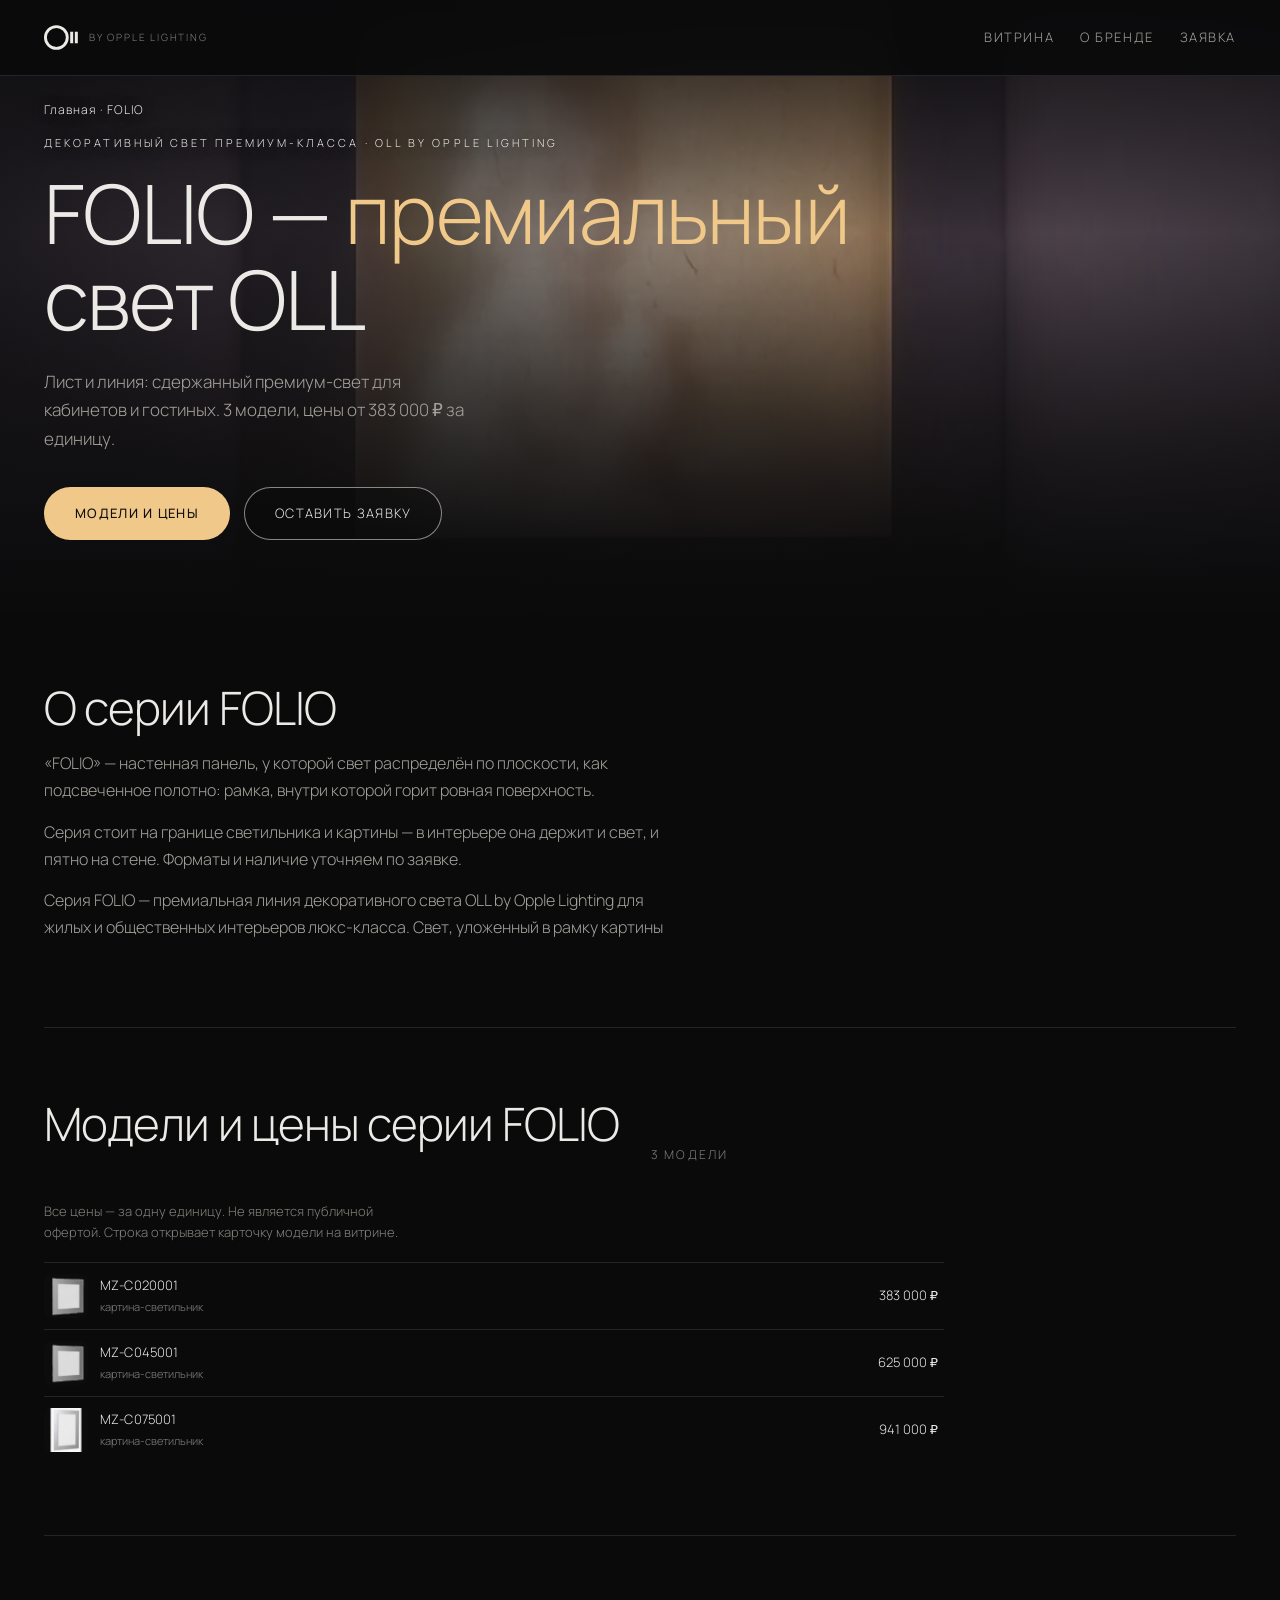
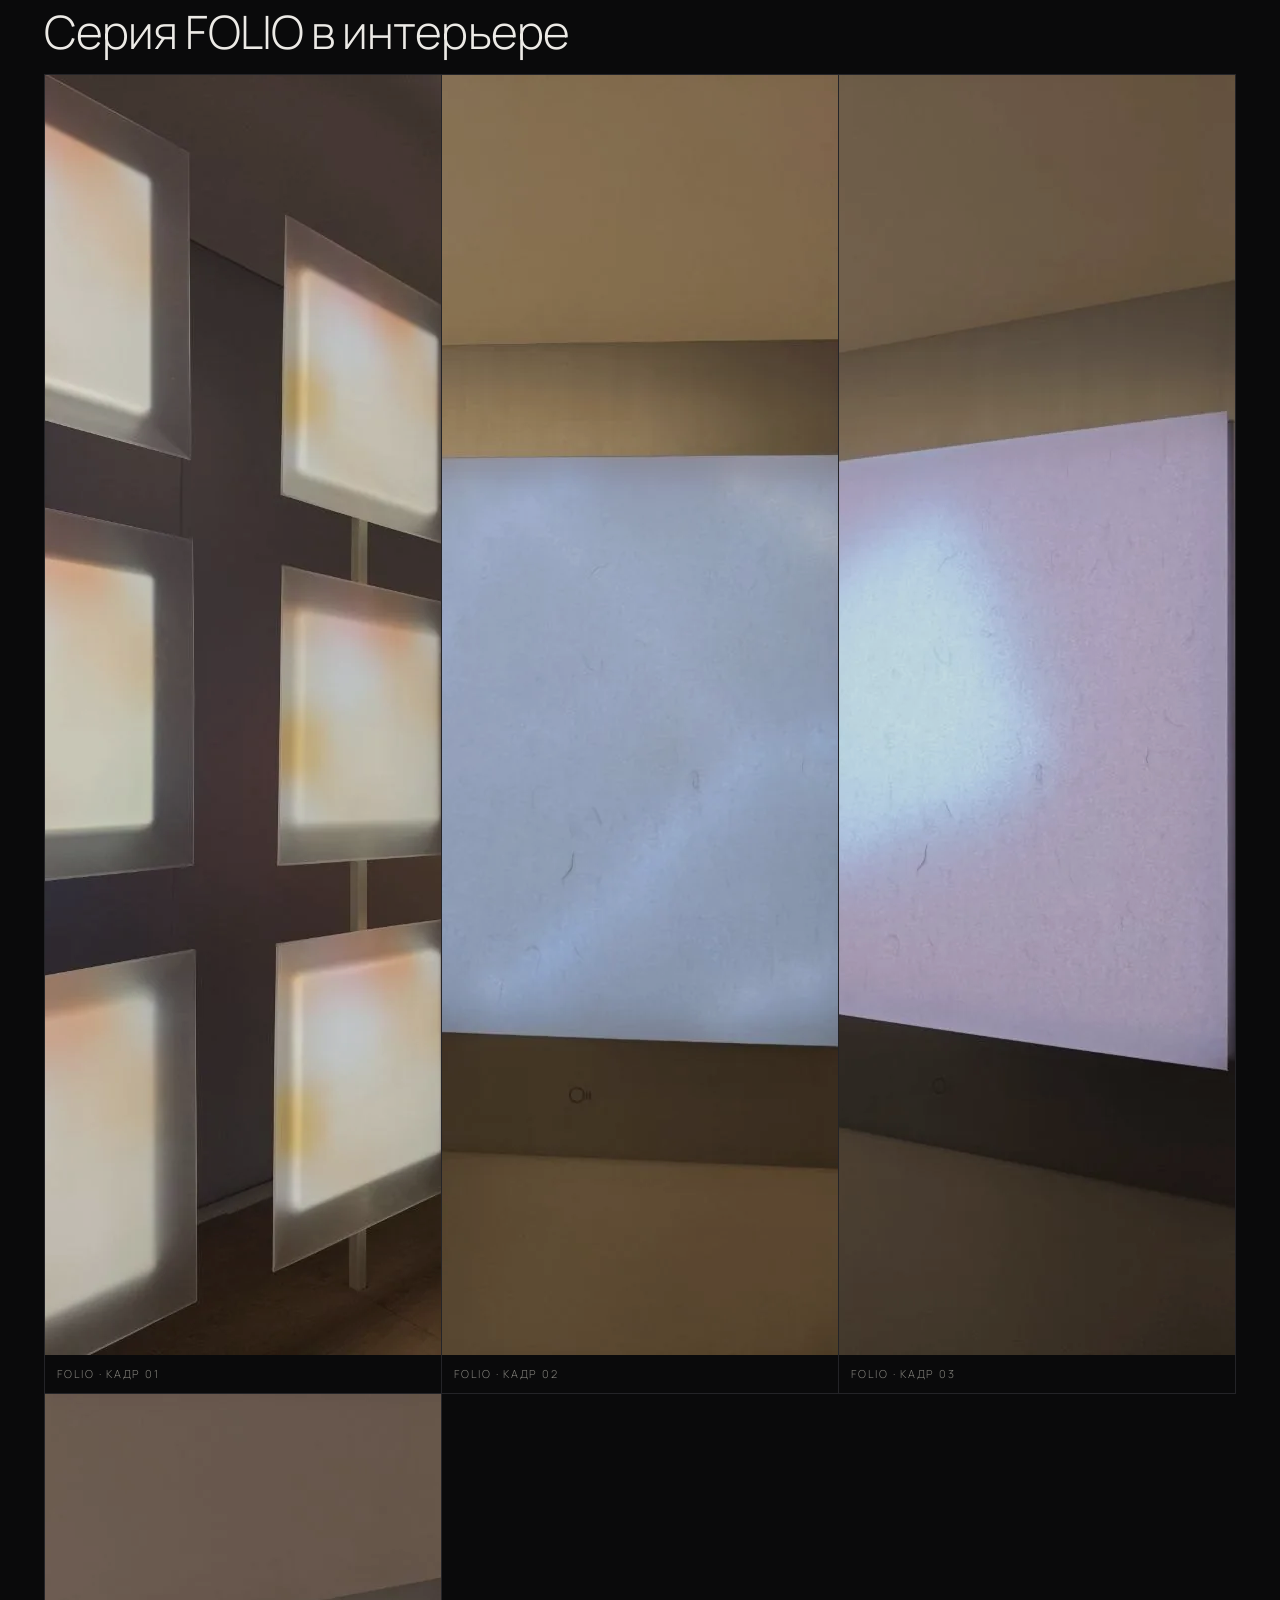
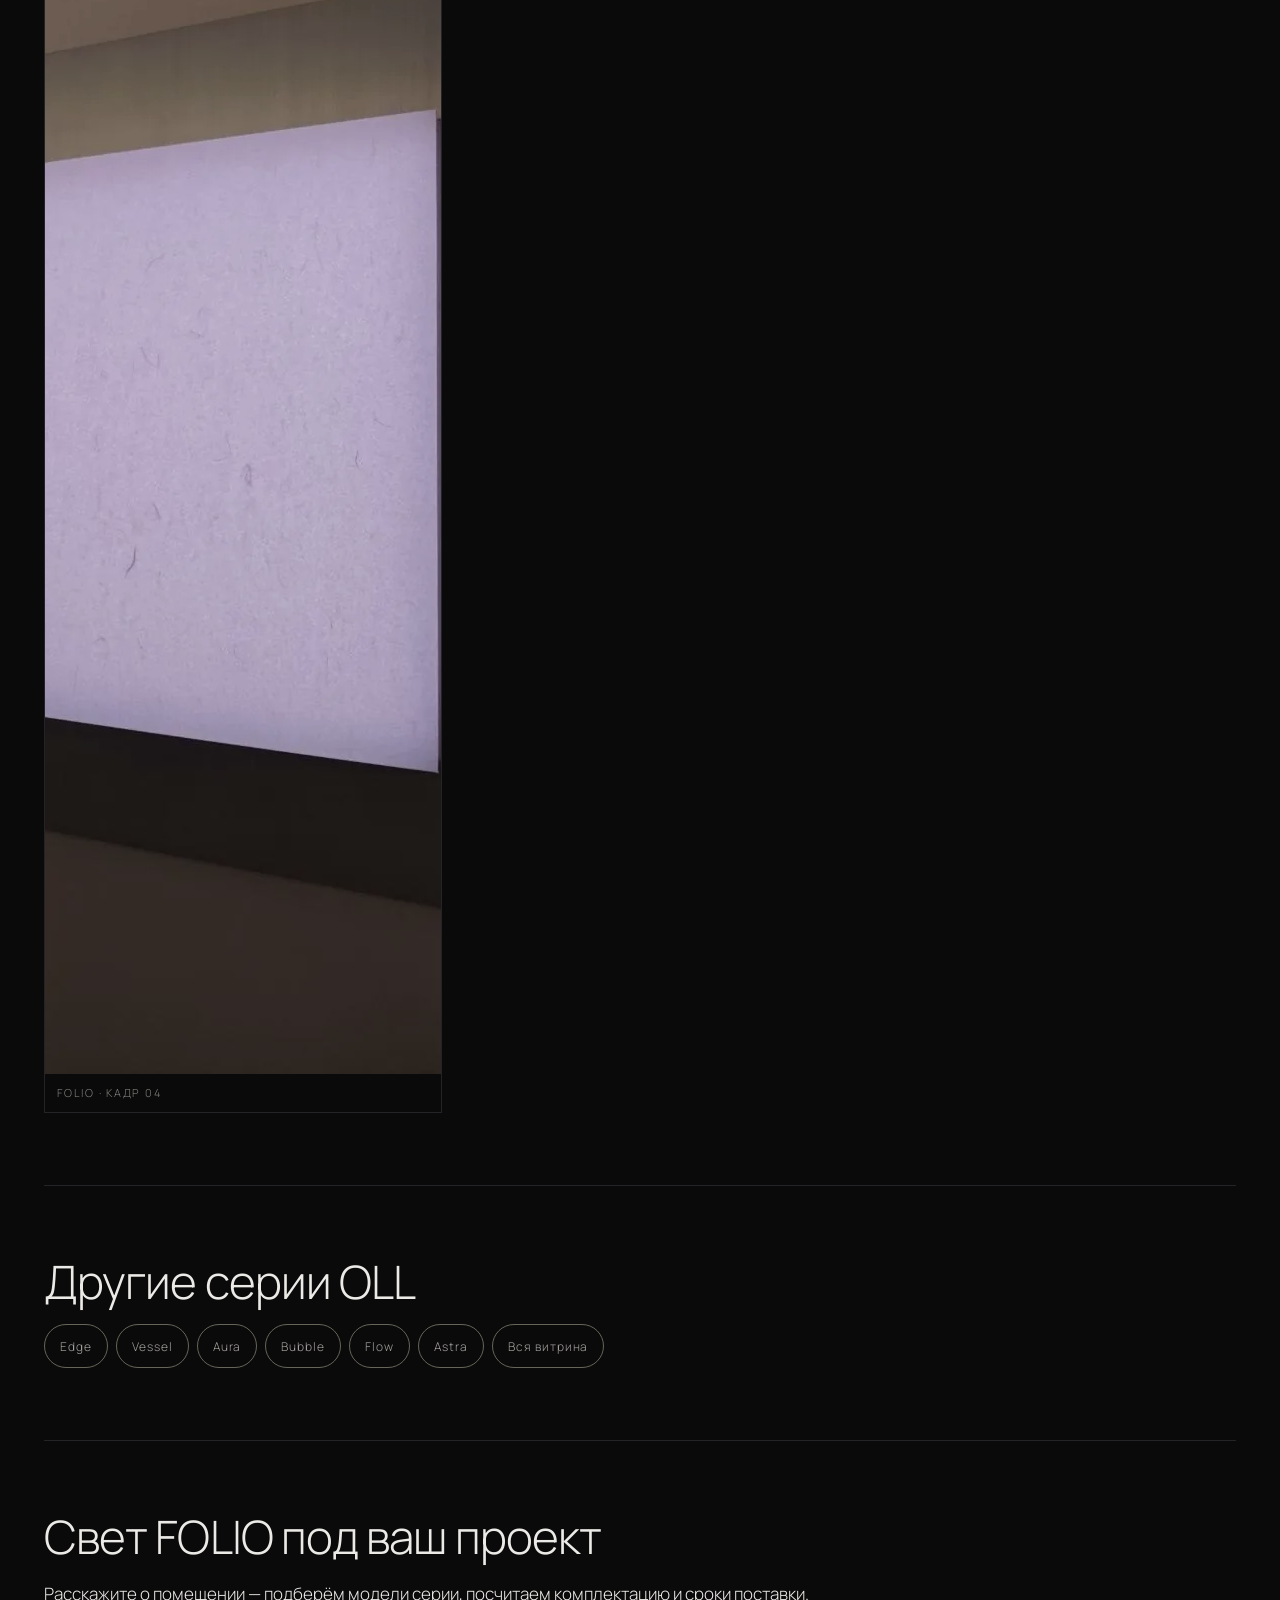
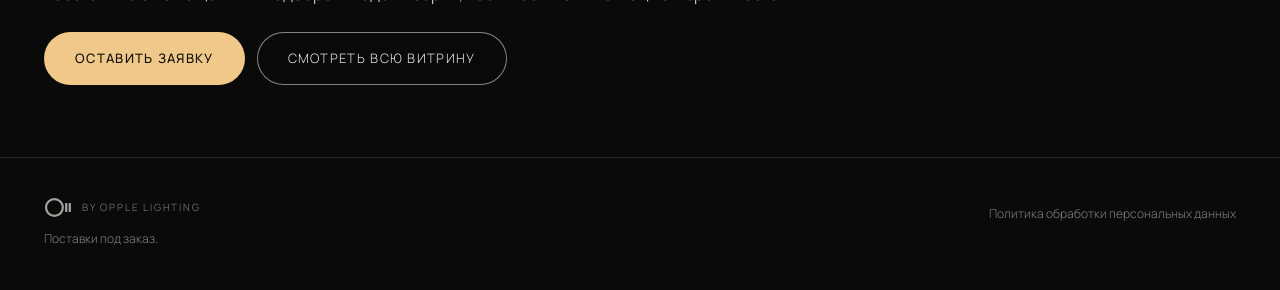
<file: series/folio/index.html>
<!DOCTYPE html>
<html lang="ru">
<head>
<meta charset="utf-8">
<meta http-equiv="Content-Security-Policy"
      content="default-src 'self'; script-src 'self' https://mc.yandex.ru; style-src 'self' 'unsafe-inline'; img-src 'self' data: https://mc.yandex.ru; font-src 'self'; connect-src 'self' https://mc.yandex.ru https://mc.webvisor.org; frame-src https://mc.yandex.ru; base-uri 'self'; form-action 'none'; upgrade-insecure-requests">
<meta name="viewport" content="width=device-width, initial-scale=1">
<title>FOLIO — премиальные светильники OLL | Декоративный свет Opple</title>
<meta name="description" content="FOLIO OLL by Opple Lighting — премиальные декоративные светильники: 3 модели, цены от 383 000 ₽. Люкс-свет для интерьера, поставка по Москве и России.">
<meta name="robots" content="index, follow, max-image-preview:large, max-snippet:-1, max-video-preview:-1">
<meta name="theme-color" content="#0a0a0b">
<meta name="color-scheme" content="dark">
<link rel="canonical" href="https://oppleoll.ru/series/folio/">
<link rel="preload" href="../../fonts/manrope-cyr-300.woff2" as="font" type="font/woff2" crossorigin>
<meta property="og:type" content="website">
<meta property="og:locale" content="ru_RU">
<meta property="og:site_name" content="OLL">
<meta property="og:url" content="https://oppleoll.ru/series/folio/">
<meta property="og:title" content="FOLIO — премиальные светильники OLL | Декоративный свет Opple">
<meta property="og:description" content="FOLIO OLL by Opple Lighting — премиальные декоративные светильники: 3 модели, цены от 383 000 ₽. Люкс-свет для интерьера, поставка по Москве и России.">
<meta property="og:image" content="https://oppleoll.ru/img/heroes/FOLIO.webp">
<meta name="twitter:card" content="summary_large_image">
<meta name="twitter:title" content="FOLIO — премиальные светильники OLL | Декоративный свет Opple">
<meta name="twitter:description" content="FOLIO OLL by Opple Lighting — премиальные декоративные светильники: 3 модели, цены от 383 000 ₽. Люкс-свет для интерьера, поставка по Москве и России.">
<meta name="twitter:image" content="https://oppleoll.ru/img/heroes/FOLIO.webp">
<link rel="icon" href="../../favicon.svg" type="image/svg+xml">
<link rel="alternate icon" href="../../favicon.ico" sizes="32x32">
<link rel="apple-touch-icon" href="../../apple-touch-icon.png">
<link rel="stylesheet" href="../../css/style.css">
<link rel="stylesheet" href="../../css/series.css">
<!-- генератор: tools/build_series_pages.py, не редактировать вручную -->
<script type="application/ld+json">{"@context":"https://schema.org","@graph":[{"@type":"Organization","@id":"https://oppleoll.ru/#seller","name":"OLL by Opple Lighting","legalName":"ООО «СМАРТ ОСВЕЩЕНИЕ»","url":"https://oppleoll.ru/","logo":"https://oppleoll.ru/apple-touch-icon.png","description":"Дизайнерские светильники OLL — направление Opple Lighting: 7 серий, 55 моделей, поставка по России и СНГ.","areaServed":"Россия и страны СНГ","address":{"@type":"PostalAddress","addressCountry":"RU","addressLocality":"Москва","streetAddress":"Киевское шоссе, д. 3"}},{"@type":"WebSite","@id":"https://oppleoll.ru/#site","url":"https://oppleoll.ru/","name":"OLL — дизайнерские светильники","description":"Витрина дизайнерских светильников OLL: цены на сайте и заявка на поставку.","inLanguage":"ru-RU","publisher":{"@id":"https://oppleoll.ru/#seller"}},{"@type":"BreadcrumbList","itemListElement":[{"@type":"ListItem","position":1,"name":"Главная","item":"https://oppleoll.ru/"},{"@type":"ListItem","position":2,"name":"Серия FOLIO","item":"https://oppleoll.ru/series/folio/"}]},{"@type":"CollectionPage","@id":"https://oppleoll.ru/series/folio/#page","url":"https://oppleoll.ru/series/folio/","name":"FOLIO — премиальные светильники OLL | Декоративный свет Opple","description":"FOLIO OLL by Opple Lighting — премиальные декоративные светильники: 3 модели, цены от 383 000 ₽. Люкс-свет для интерьера, поставка по Москве и России.","inLanguage":"ru-RU","isPartOf":{"@id":"https://oppleoll.ru/#site"},"about":{"@id":"https://oppleoll.ru/#seller"},"primaryImageOfPage":"https://oppleoll.ru/img/heroes/FOLIO.webp","dateModified":"2026-11-06","mainEntity":{"@type":"ItemList","numberOfItems":3,"itemListOrder":"https://schema.org/ItemListOrderAscending","itemListElement":[{"@type":"ListItem","position":1,"url":"https://oppleoll.ru/?p=542016107700","name":"FOLIO MZ-C020001","item":{"@type":"Product","name":"Светильник OLL FOLIO MZ-C020001","sku":"542016107700","description":"Светильник OLL FOLIO MZ-C020001, картина-светильник, 20 Вт, 1800–12000K, 600×600×47 мм, 383000 ₽ за единицу.","brand":{"@type":"Brand","name":"OLL"},"category":"FOLIO","image":"https://oppleoll.ru/img/products/542016107700.webp","offers":{"@type":"Offer","url":"https://oppleoll.ru/?p=542016107700","price":"383000","priceCurrency":"RUB","availability":"https://schema.org/LimitedAvailability","itemCondition":"https://schema.org/NewCondition","seller":{"@id":"https://oppleoll.ru/#seller"}},"material":"алюминий / рисовая бумага (сюань)"}},{"@type":"ListItem","position":2,"url":"https://oppleoll.ru/?p=542016107800","name":"FOLIO MZ-C045001","item":{"@type":"Product","name":"Светильник OLL FOLIO MZ-C045001","sku":"542016107800","description":"Светильник OLL FOLIO MZ-C045001, картина-светильник, 45 Вт, 1800–12000K, 900×900×47 мм, 625000 ₽ за единицу.","brand":{"@type":"Brand","name":"OLL"},"category":"FOLIO","image":"https://oppleoll.ru/img/products/542016107800.webp","offers":{"@type":"Offer","url":"https://oppleoll.ru/?p=542016107800","price":"625000","priceCurrency":"RUB","availability":"https://schema.org/LimitedAvailability","itemCondition":"https://schema.org/NewCondition","seller":{"@id":"https://oppleoll.ru/#seller"}},"material":"алюминий / рисовая бумага (сюань)"}},{"@type":"ListItem","position":3,"url":"https://oppleoll.ru/?p=542016107900","name":"FOLIO MZ-C075001","item":{"@type":"Product","name":"Светильник OLL FOLIO MZ-C075001","sku":"542016107900","description":"Светильник OLL FOLIO MZ-C075001, картина-светильник, 75 Вт, 1800–12000K, 900×1200×47 мм, 941000 ₽ за единицу.","brand":{"@type":"Brand","name":"OLL"},"category":"FOLIO","image":"https://oppleoll.ru/img/products/542016107900.webp","offers":{"@type":"Offer","url":"https://oppleoll.ru/?p=542016107900","price":"941000","priceCurrency":"RUB","availability":"https://schema.org/LimitedAvailability","itemCondition":"https://schema.org/NewCondition","seller":{"@id":"https://oppleoll.ru/#seller"}},"material":"алюминий / рисовая бумага (сюань)"}}]}}]}</script>
</head>
<body>

<header class="head solid">
  <a class="logo" href="/" aria-label="OLL — дизайнерский свет Opple Lighting">
    <svg class="logo-glyph" viewBox="0 0 183 133" aria-hidden="true"><circle cx="66.5" cy="66.5" r="58.75" fill="none" stroke="currentColor" stroke-width="15.5"/><rect class="bar" x="141" y="35.5" width="16" height="62"/><rect class="bar" x="166" y="35.5" width="16" height="62"/></svg>
    <span class="logo-text"><span class="logo-sub">by Opple Lighting</span></span>
  </a>
  <nav class="nav">
    <a href="/index.html#catalog">Витрина</a>
    <a href="/index.html#about">О бренде</a>
    <a href="/index.html?s=FOLIO#contact">Заявка</a>
  </nav>
</header>

<section class="hero series-hero" id="top">
  <div class="hero-media"><img src="../../img/heroes/FOLIO.webp" alt="Серия FOLIO OLL в интерьере" width="1067" height="800" fetchpriority="high"></div>
  <div class="hero-fade" aria-hidden="true"></div>
  <div class="hero-body">
    <nav class="crumbs" aria-label="Навигация по сайту"><a href="/">Главная</a><span aria-hidden="true"> · </span><span aria-current="page">FOLIO</span></nav>
    <p class="eyebrow">Декоративный свет премиум-класса · OLL by Opple Lighting</p>
    <h1>FOLIO — <em>премиальный</em><br> свет OLL</h1>
    <p class="hero-lead">Лист и линия: сдержанный премиум-свет для кабинетов и гостиных. 3 модели, цены от 383 000 ₽ за единицу.</p>
    <div class="hero-actions">
      <a class="btn btn-solid" href="#models">Модели и цены</a>
      <a class="btn btn-ghost" href="/index.html?s=FOLIO#contact">Оставить заявку</a>
    </div>
  </div>
</section>

<main class="series-wrap">
  <section class="series-sec" id="about-series">
    <h2>О серии FOLIO</h2>
    <div class="series-prose">
      <p>«FOLIO» — настенная панель, у которой свет распределён по плоскости, как подсвеченное полотно: рамка, внутри которой горит ровная поверхность.</p><p>Серия стоит на границе светильника и картины — в интерьере она держит и свет, и пятно на стене. Форматы и наличие уточняем по заявке.</p>
      <p>Серия FOLIO — премиальная линия декоративного света OLL by Opple Lighting для жилых и общественных интерьеров люкс-класса. Свет, уложенный в рамку картины</p>
    </div>
  </section>

  <section class="series-sec" id="models">
    <div class="cat-head">
      <h2>Модели и цены серии FOLIO</h2>
      <p class="cat-total">3 модели</p>
    </div>
    <p class="cat-note">Все цены — за одну единицу. Не является публичной офертой. Строка открывает карточку модели на витрине.</p>
    <ul class="series-list"><li><a class="mrow" href="/?p=542016107700" aria-label="FOLIO MZ-C020001, 383 000 ₽ за единицу"><span class="mrow-thumb"><img src="../../img/products/542016107700.webp" alt="" width="96" height="96" loading="lazy"></span><span class="mrow-main"><span class="mrow-sku">MZ-C020001</span><span class="mrow-type">картина-светильник</span></span><span class="mrow-price">383 000 ₽</span></a></li><li><a class="mrow" href="/?p=542016107800" aria-label="FOLIO MZ-C045001, 625 000 ₽ за единицу"><span class="mrow-thumb"><img src="../../img/products/542016107800.webp" alt="" width="96" height="96" loading="lazy"></span><span class="mrow-main"><span class="mrow-sku">MZ-C045001</span><span class="mrow-type">картина-светильник</span></span><span class="mrow-price">625 000 ₽</span></a></li><li><a class="mrow" href="/?p=542016107900" aria-label="FOLIO MZ-C075001, 941 000 ₽ за единицу"><span class="mrow-thumb"><img src="../../img/products/542016107900.webp" alt="" width="96" height="96" loading="lazy"></span><span class="mrow-main"><span class="mrow-sku">MZ-C075001</span><span class="mrow-type">картина-светильник</span></span><span class="mrow-price">941 000 ₽</span></a></li></ul>
  </section>

  <section class="series-sec" id="gallery">
    <h2>Серия FOLIO в интерьере</h2>
    <div class="sgal"><figure><img src="../../img/series/dr_40_FOLIO.webp" alt="Светильник OLL FOLIO в интерьере, кадр 1" width="960" height="1280" loading="lazy"><figcaption>FOLIO · кадр 01</figcaption></figure><figure><img src="../../img/series/dr_41_FOLIO.webp" alt="Светильник OLL FOLIO в интерьере, кадр 2" width="960" height="1280" loading="lazy"><figcaption>FOLIO · кадр 02</figcaption></figure><figure><img src="../../img/series/dr_42_FOLIO.webp" alt="Светильник OLL FOLIO в интерьере, кадр 3" width="960" height="1280" loading="lazy"><figcaption>FOLIO · кадр 03</figcaption></figure><figure><img src="../../img/series/dr_43_FOLIO.webp" alt="Светильник OLL FOLIO в интерьере, кадр 4" width="960" height="1280" loading="lazy"><figcaption>FOLIO · кадр 04</figcaption></figure></div>
  </section>

  <section class="series-sec" id="other">
    <h2>Другие серии OLL</h2>
    <div class="series-nav"><a class="chip" href="/series/edge/">Edge</a><a class="chip" href="/series/vessel/">Vessel</a><a class="chip" href="/series/aura/">Aura</a><a class="chip" href="/series/bubble/">Bubble</a><a class="chip" href="/series/flow/">Flow</a><a class="chip" href="/series/astra/">Astra</a><a class="chip" href="/index.html#catalog">Вся витрина</a></div>
  </section>

  <section class="series-sec series-cta" id="lead">
    <h2>Свет FOLIO под ваш проект</h2>
    <p class="series-prose">Расскажите о помещении — подберём модели серии, посчитаем комплектацию и сроки поставки.</p>
    <div class="spar-cta">
      <a class="btn btn-solid" href="/index.html?s=FOLIO#contact">Оставить заявку</a>
      <a class="btn btn-ghost" href="/index.html#catalog">Смотреть всю витрину</a>
    </div>
  </section>
</main>

<footer class="foot">
  <div class="foot-l">
    <div class="foot-brand">
      <svg class="logo-glyph foot-glyph" viewBox="0 0 183 133" aria-hidden="true"><circle cx="66.5" cy="66.5" r="58.75" fill="none" stroke="currentColor" stroke-width="15.5"/><rect class="bar" x="141" y="35.5" width="16" height="62"/><rect class="bar" x="166" y="35.5" width="16" height="62"/></svg>
      <span class="logo-sub">by Opple Lighting</span>
    </div>
    <p>Поставки под заказ.</p>
  </div>
  <div class="foot-r">
    <p><a href="/privacy.html">Политика обработки персональных данных</a></p>
  </div>
</footer>

<script src="../../js/analytics.js" defer></script>
</body>
</html>
</file>
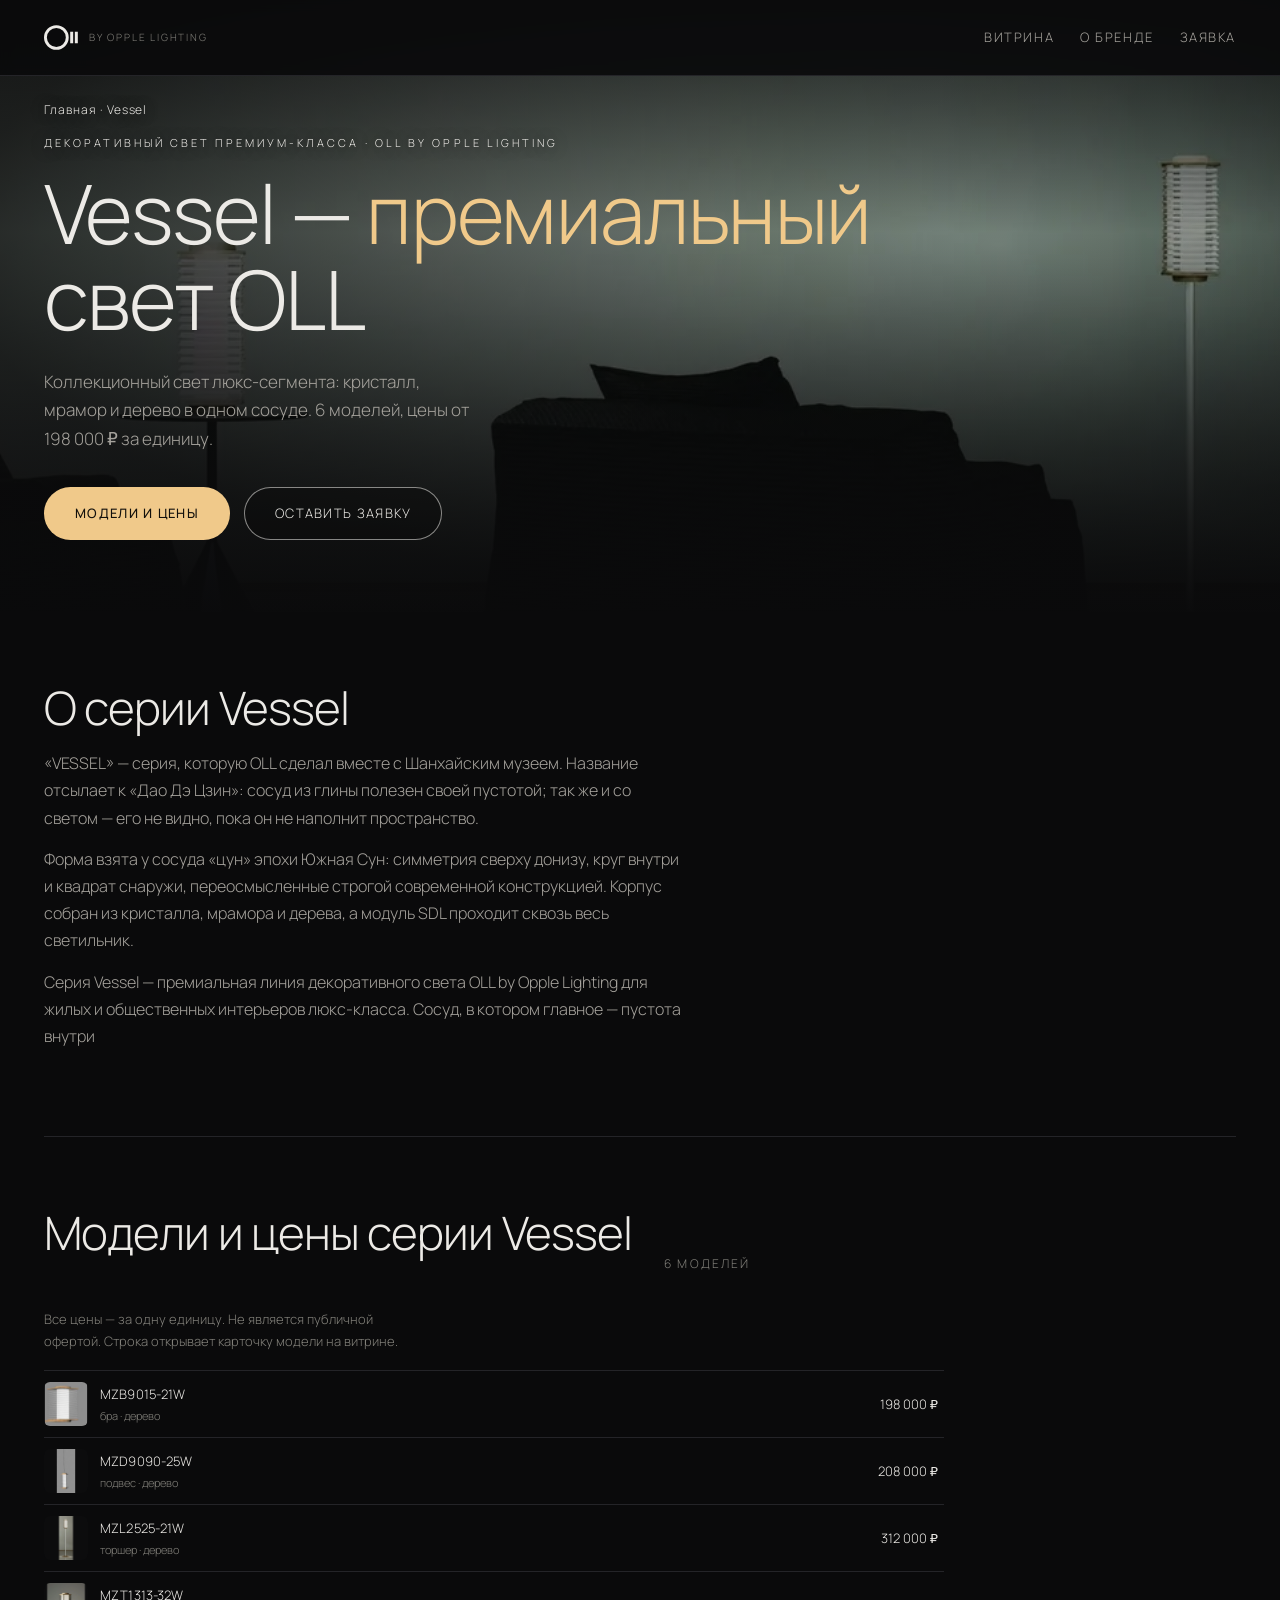
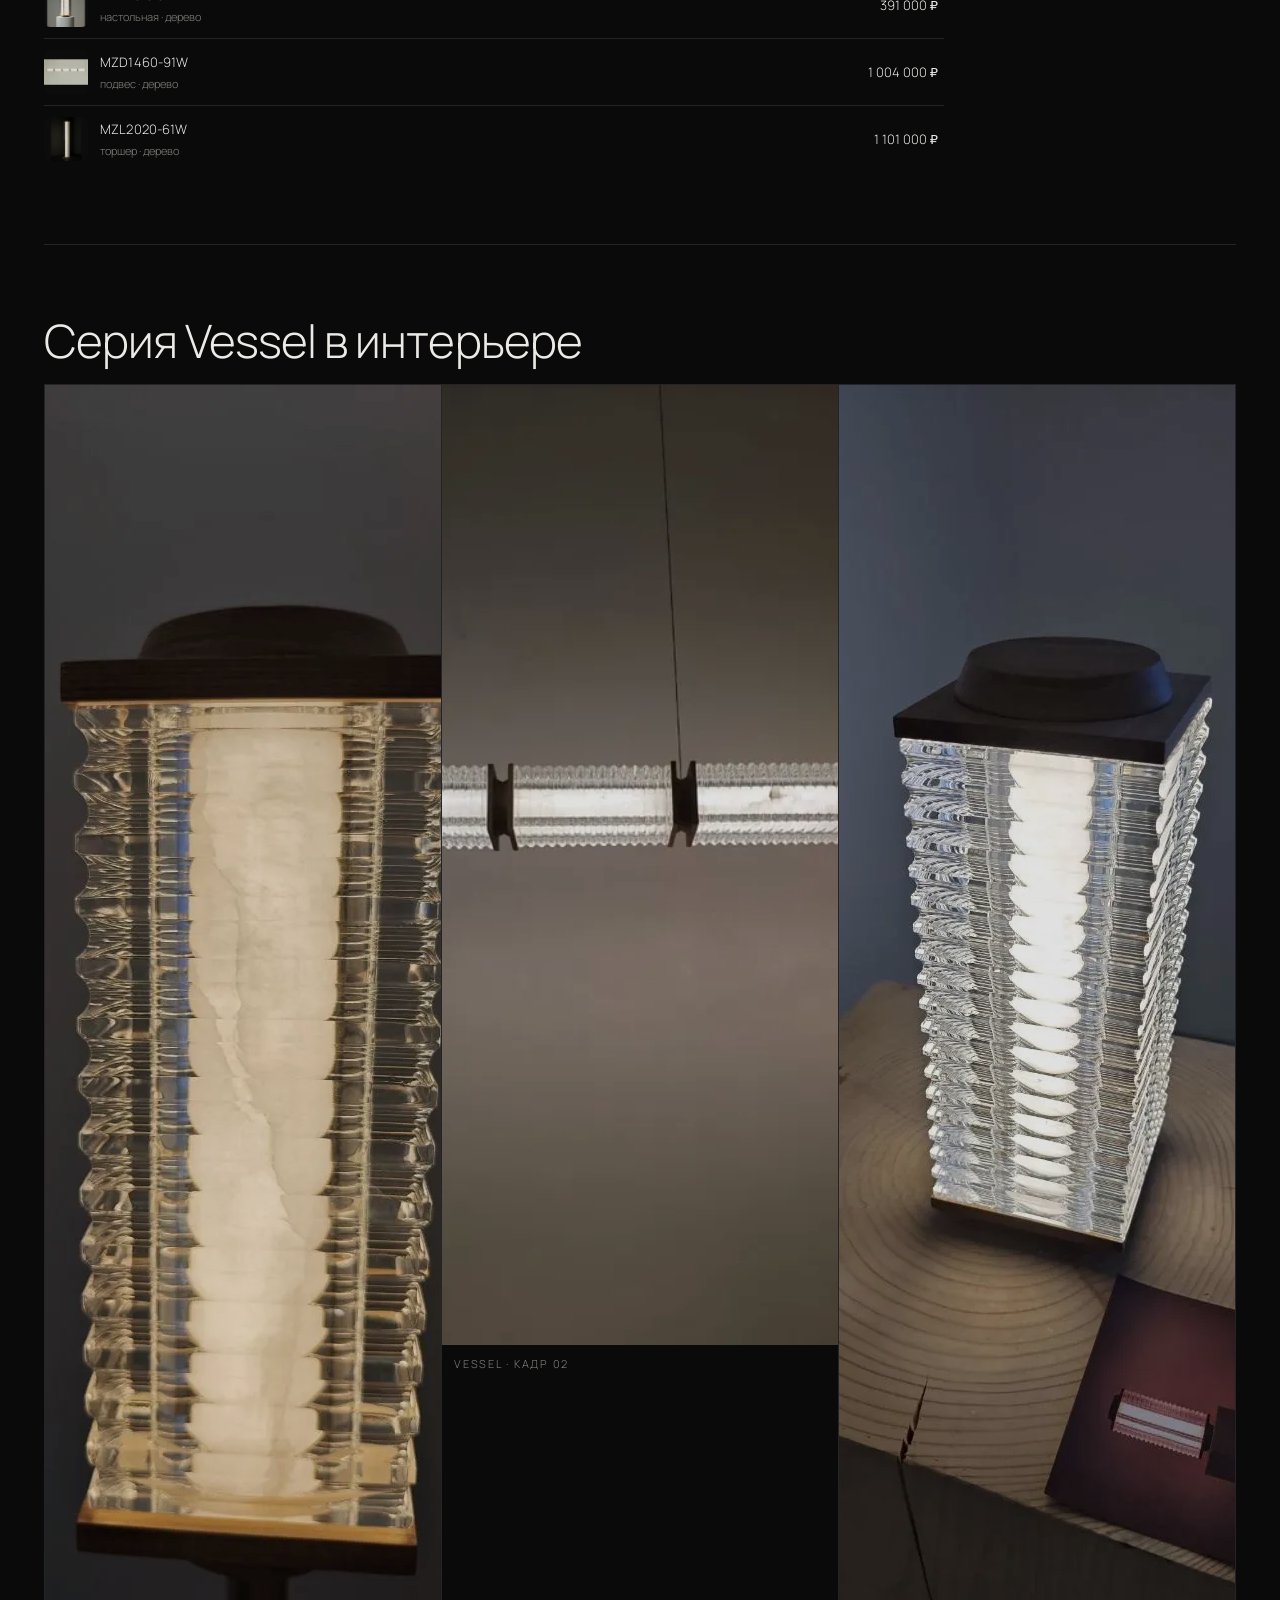
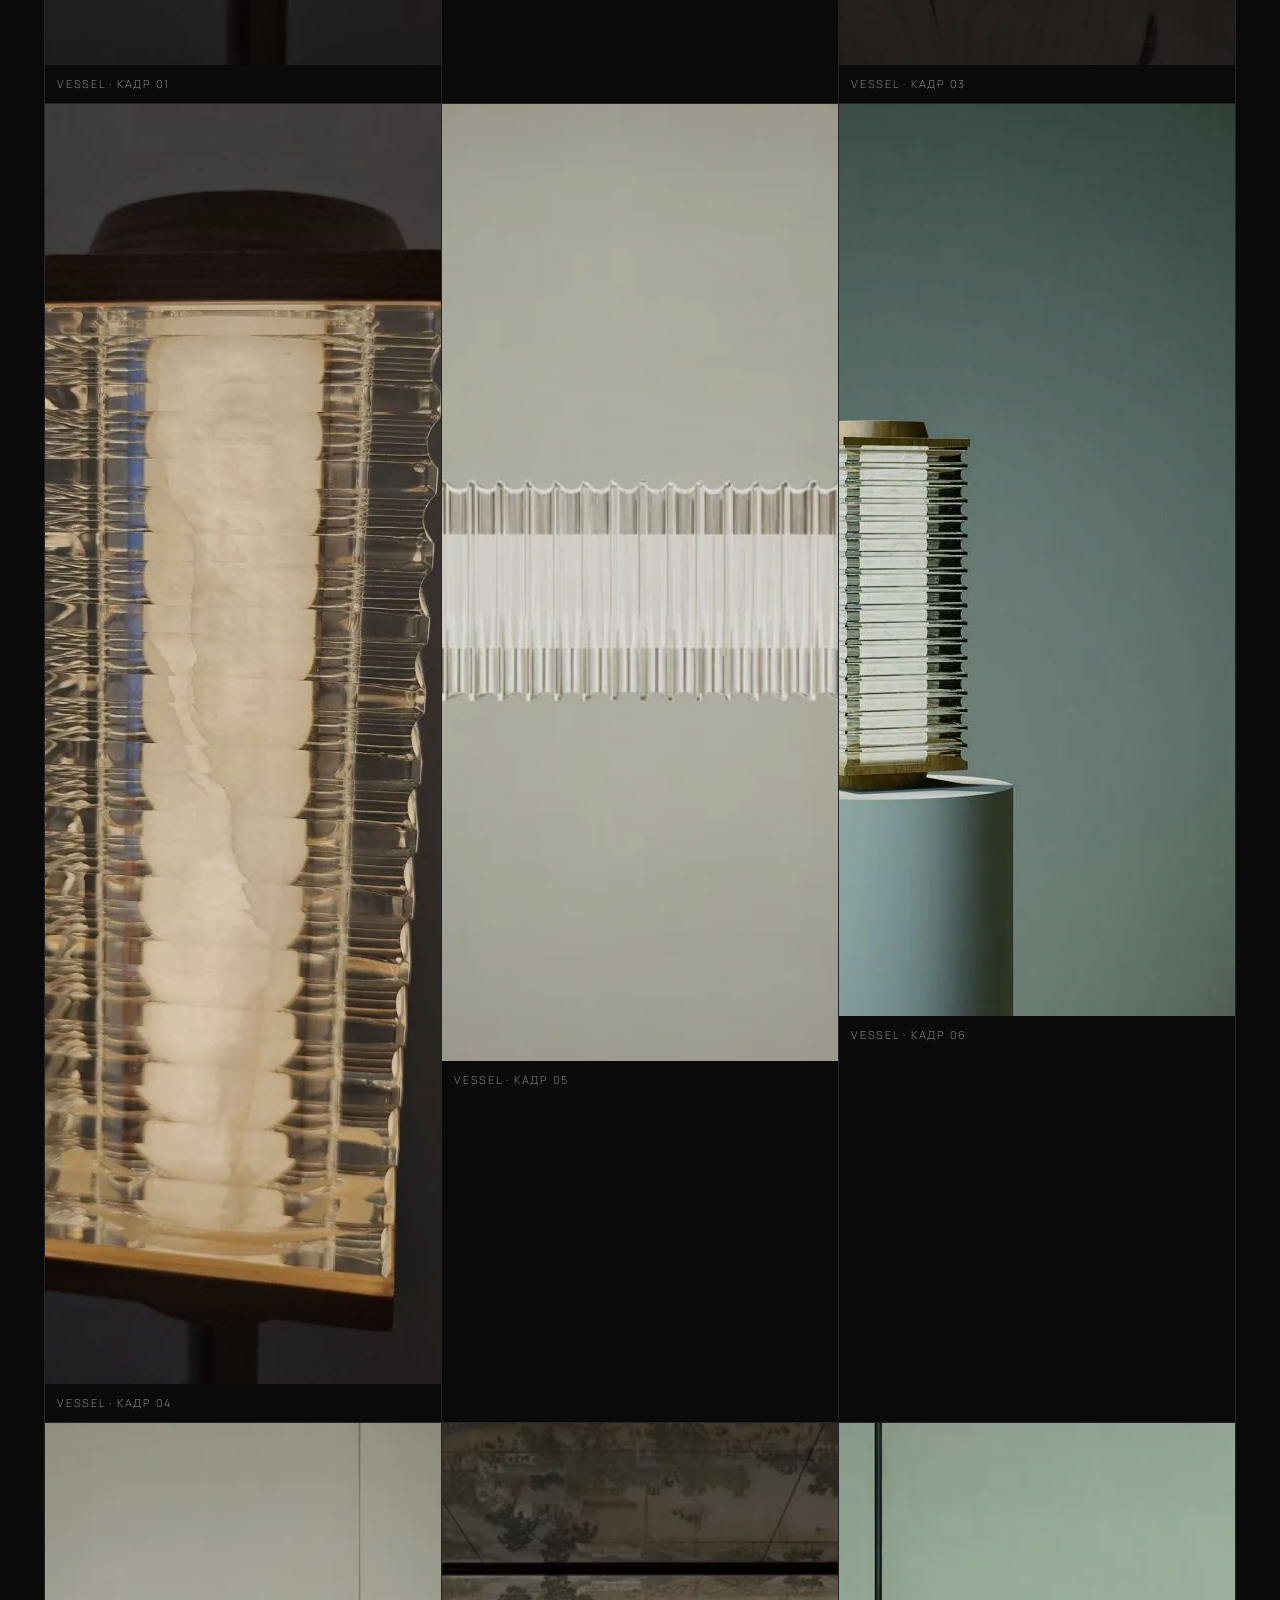
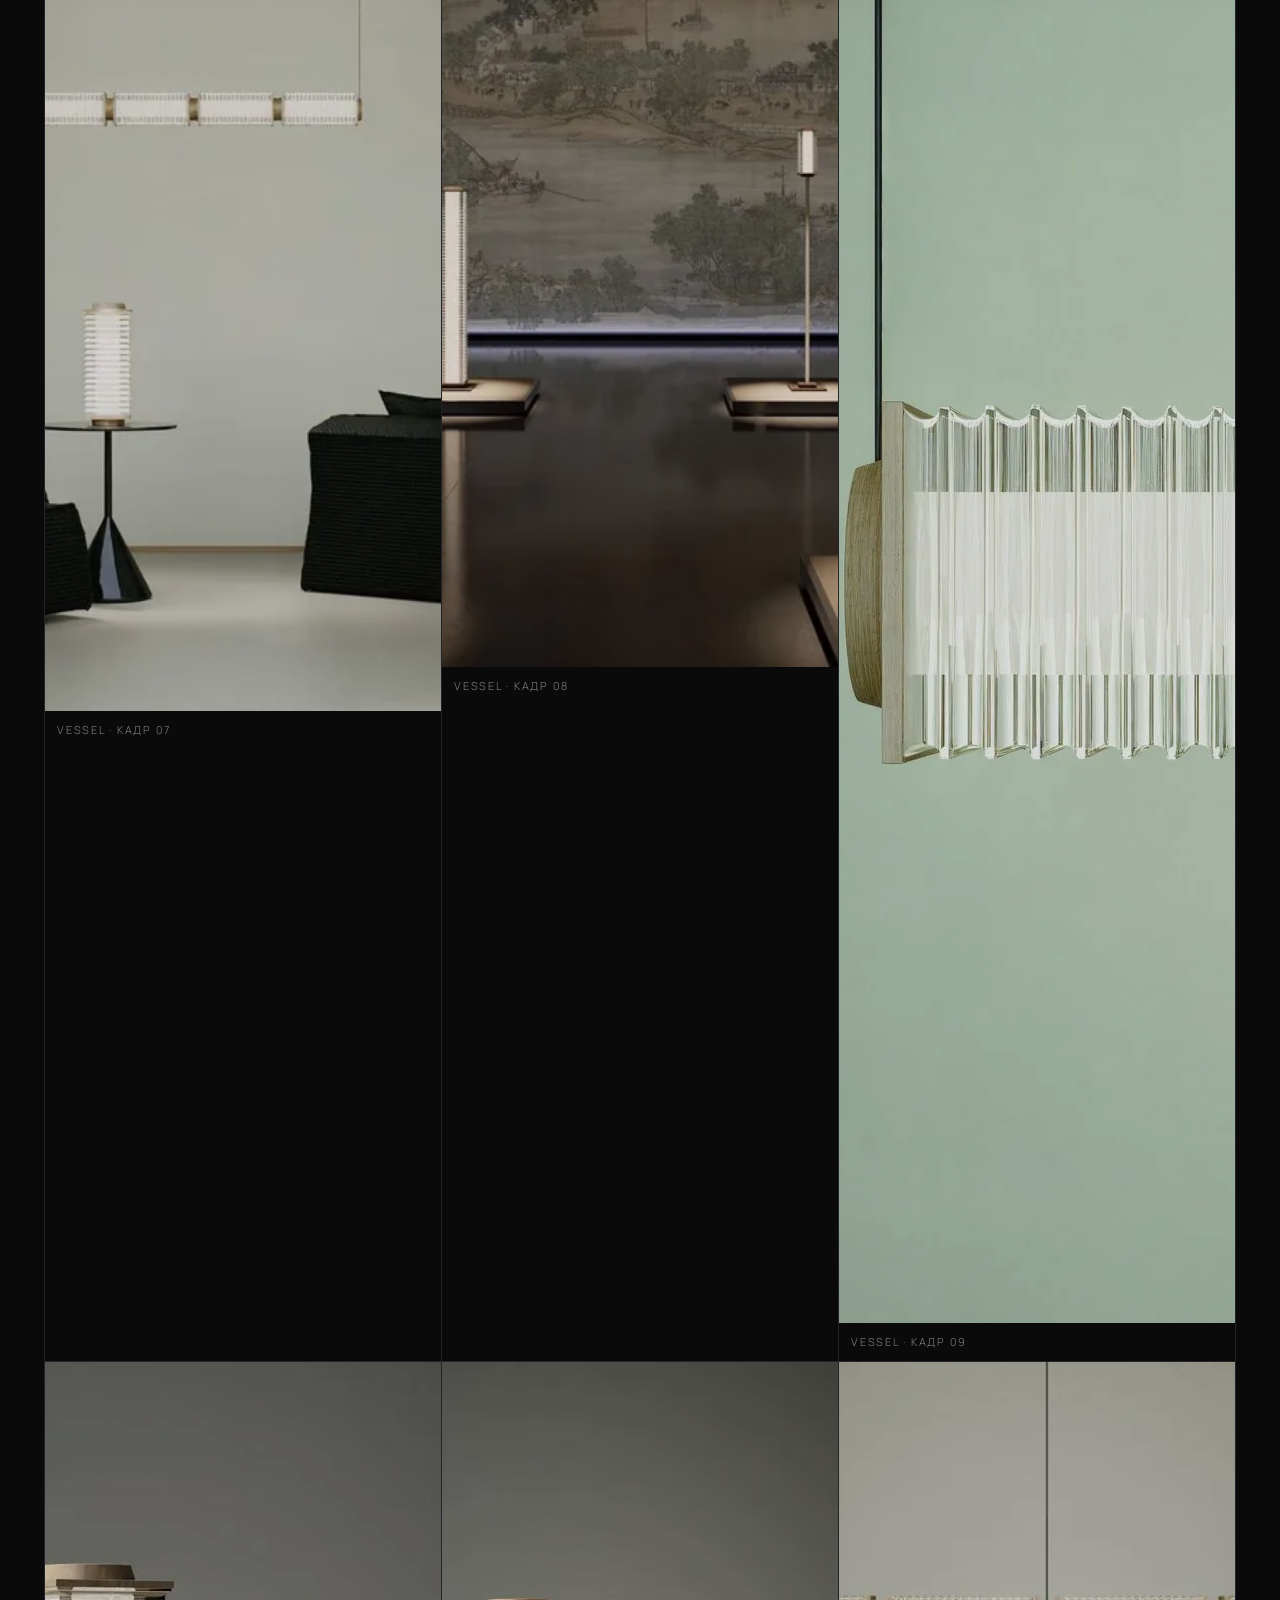
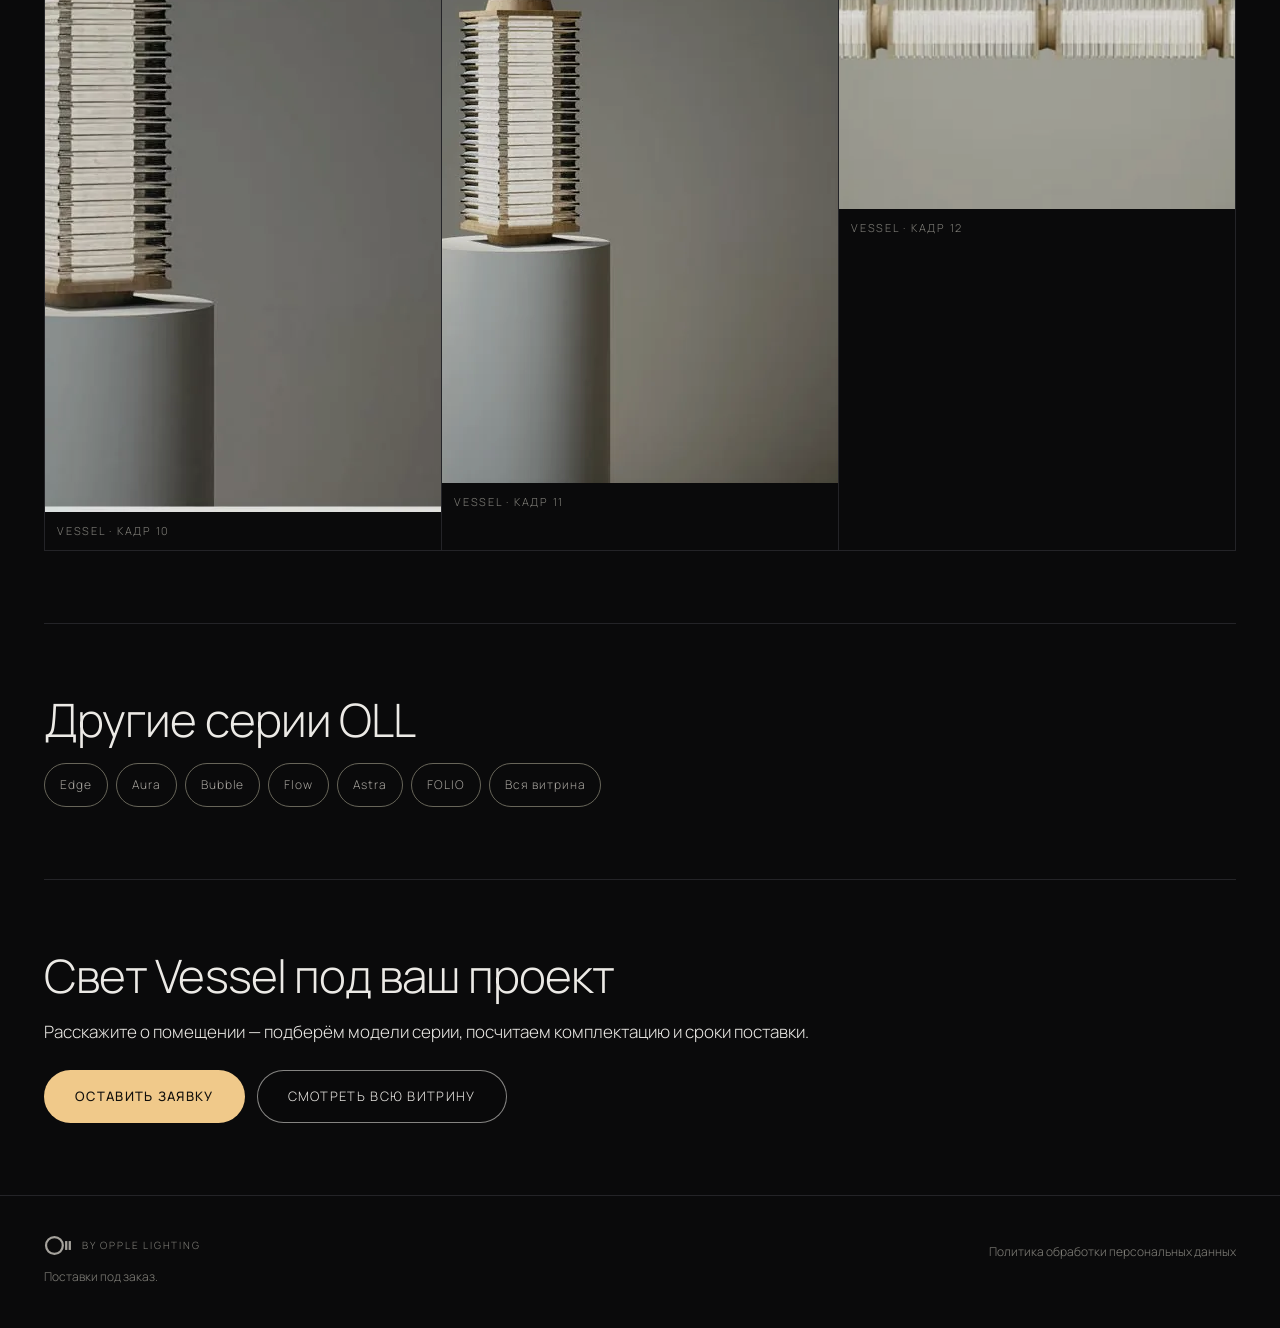
<file: series/vessel/index.html>
<!DOCTYPE html>
<html lang="ru">
<head>
<meta charset="utf-8">
<meta http-equiv="Content-Security-Policy"
      content="default-src 'self'; script-src 'self' https://mc.yandex.ru; style-src 'self' 'unsafe-inline'; img-src 'self' data: https://mc.yandex.ru; font-src 'self'; connect-src 'self' https://mc.yandex.ru https://mc.webvisor.org; frame-src https://mc.yandex.ru; base-uri 'self'; form-action 'none'; upgrade-insecure-requests">
<meta name="viewport" content="width=device-width, initial-scale=1">
<title>Vessel — премиальные светильники OLL | Декоративный свет Opple</title>
<meta name="description" content="Vessel OLL by Opple Lighting — премиальные декоративные светильники: 6 моделей, цены от 198 000 ₽. Люкс-свет для интерьера, поставка по Москве и России.">
<meta name="robots" content="index, follow, max-image-preview:large, max-snippet:-1, max-video-preview:-1">
<meta name="theme-color" content="#0a0a0b">
<meta name="color-scheme" content="dark">
<link rel="canonical" href="https://oppleoll.ru/series/vessel/">
<link rel="preload" href="../../fonts/manrope-cyr-300.woff2" as="font" type="font/woff2" crossorigin>
<meta property="og:type" content="website">
<meta property="og:locale" content="ru_RU">
<meta property="og:site_name" content="OLL">
<meta property="og:url" content="https://oppleoll.ru/series/vessel/">
<meta property="og:title" content="Vessel — премиальные светильники OLL | Декоративный свет Opple">
<meta property="og:description" content="Vessel OLL by Opple Lighting — премиальные декоративные светильники: 6 моделей, цены от 198 000 ₽. Люкс-свет для интерьера, поставка по Москве и России.">
<meta property="og:image" content="https://oppleoll.ru/img/heroes/Vessel.webp">
<meta name="twitter:card" content="summary_large_image">
<meta name="twitter:title" content="Vessel — премиальные светильники OLL | Декоративный свет Opple">
<meta name="twitter:description" content="Vessel OLL by Opple Lighting — премиальные декоративные светильники: 6 моделей, цены от 198 000 ₽. Люкс-свет для интерьера, поставка по Москве и России.">
<meta name="twitter:image" content="https://oppleoll.ru/img/heroes/Vessel.webp">
<link rel="icon" href="../../favicon.svg" type="image/svg+xml">
<link rel="alternate icon" href="../../favicon.ico" sizes="32x32">
<link rel="apple-touch-icon" href="../../apple-touch-icon.png">
<link rel="stylesheet" href="../../css/style.css">
<link rel="stylesheet" href="../../css/series.css">
<!-- генератор: tools/build_series_pages.py, не редактировать вручную -->
<script type="application/ld+json">{"@context":"https://schema.org","@graph":[{"@type":"Organization","@id":"https://oppleoll.ru/#seller","name":"OLL by Opple Lighting","legalName":"ООО «СМАРТ ОСВЕЩЕНИЕ»","url":"https://oppleoll.ru/","logo":"https://oppleoll.ru/apple-touch-icon.png","description":"Дизайнерские светильники OLL — направление Opple Lighting: 7 серий, 55 моделей, поставка по России и СНГ.","areaServed":"Россия и страны СНГ","address":{"@type":"PostalAddress","addressCountry":"RU","addressLocality":"Москва","streetAddress":"Киевское шоссе, д. 3"}},{"@type":"WebSite","@id":"https://oppleoll.ru/#site","url":"https://oppleoll.ru/","name":"OLL — дизайнерские светильники","description":"Витрина дизайнерских светильников OLL: цены на сайте и заявка на поставку.","inLanguage":"ru-RU","publisher":{"@id":"https://oppleoll.ru/#seller"}},{"@type":"BreadcrumbList","itemListElement":[{"@type":"ListItem","position":1,"name":"Главная","item":"https://oppleoll.ru/"},{"@type":"ListItem","position":2,"name":"Серия Vessel","item":"https://oppleoll.ru/series/vessel/"}]},{"@type":"CollectionPage","@id":"https://oppleoll.ru/series/vessel/#page","url":"https://oppleoll.ru/series/vessel/","name":"Vessel — премиальные светильники OLL | Декоративный свет Opple","description":"Vessel OLL by Opple Lighting — премиальные декоративные светильники: 6 моделей, цены от 198 000 ₽. Люкс-свет для интерьера, поставка по Москве и России.","inLanguage":"ru-RU","isPartOf":{"@id":"https://oppleoll.ru/#site"},"about":{"@id":"https://oppleoll.ru/#seller"},"primaryImageOfPage":"https://oppleoll.ru/img/heroes/Vessel.webp","dateModified":"2026-11-06","mainEntity":{"@type":"ItemList","numberOfItems":6,"itemListOrder":"https://schema.org/ItemListOrderAscending","itemListElement":[{"@type":"ListItem","position":1,"url":"https://oppleoll.ru/?p=521030005200","name":"Vessel MZB9015-21W, дерево","item":{"@type":"Product","name":"Светильник OLL Vessel MZB9015-21W, дерево","sku":"521030005200","description":"Светильник OLL Vessel MZB9015-21W, бра, дерево, 21 Вт, 2700K + 4000K, 198000 ₽ за единицу.","brand":{"@type":"Brand","name":"OLL"},"category":"Vessel","image":"https://oppleoll.ru/img/products/521030005200.webp","offers":{"@type":"Offer","url":"https://oppleoll.ru/?p=521030005200","price":"198000","priceCurrency":"RUB","availability":"https://schema.org/LimitedAvailability","itemCondition":"https://schema.org/NewCondition","seller":{"@id":"https://oppleoll.ru/#seller"}},"material":"хрусталь / дерево / испанский мрамор"}},{"@type":"ListItem","position":2,"url":"https://oppleoll.ru/?p=521030005100","name":"Vessel MZD9090-25W, дерево","item":{"@type":"Product","name":"Светильник OLL Vessel MZD9090-25W, дерево","sku":"521030005100","description":"Светильник OLL Vessel MZD9090-25W, подвес, дерево, 25 Вт, 2700K + 4000K, 728×92×92 мм, 208000 ₽ за единицу.","brand":{"@type":"Brand","name":"OLL"},"category":"Vessel","image":"https://oppleoll.ru/img/products/521030005100.webp","offers":{"@type":"Offer","url":"https://oppleoll.ru/?p=521030005100","price":"208000","priceCurrency":"RUB","availability":"https://schema.org/LimitedAvailability","itemCondition":"https://schema.org/NewCondition","seller":{"@id":"https://oppleoll.ru/#seller"}},"material":"хрусталь / дерево / испанский мрамор"}},{"@type":"ListItem","position":3,"url":"https://oppleoll.ru/?p=521030004900","name":"Vessel MZL2525-21W, дерево","item":{"@type":"Product","name":"Светильник OLL Vessel MZL2525-21W, дерево","sku":"521030004900","description":"Светильник OLL Vessel MZL2525-21W, торшер, дерево, 21 Вт, 2700K + 4000K, 175×175×1297 мм, 312000 ₽ за единицу.","brand":{"@type":"Brand","name":"OLL"},"category":"Vessel","image":"https://oppleoll.ru/img/products/521030004900.webp","offers":{"@type":"Offer","url":"https://oppleoll.ru/?p=521030004900","price":"312000","priceCurrency":"RUB","availability":"https://schema.org/LimitedAvailability","itemCondition":"https://schema.org/NewCondition","seller":{"@id":"https://oppleoll.ru/#seller"}},"material":"хрусталь / дерево / испанский мрамор"}},{"@type":"ListItem","position":4,"url":"https://oppleoll.ru/?p=521030005000","name":"Vessel MZT1313-32W, дерево","item":{"@type":"Product","name":"Светильник OLL Vessel MZT1313-32W, дерево","sku":"521030005000","description":"Светильник OLL Vessel MZT1313-32W, настольная, дерево, 32 Вт, 2700K + 4000K, 130×130×350 мм, 391000 ₽ за единицу.","brand":{"@type":"Brand","name":"OLL"},"category":"Vessel","image":"https://oppleoll.ru/img/products/521030005000.webp","offers":{"@type":"Offer","url":"https://oppleoll.ru/?p=521030005000","price":"391000","priceCurrency":"RUB","availability":"https://schema.org/LimitedAvailability","itemCondition":"https://schema.org/NewCondition","seller":{"@id":"https://oppleoll.ru/#seller"}},"material":"хрусталь / дерево / испанский мрамор"}},{"@type":"ListItem","position":5,"url":"https://oppleoll.ru/?p=521030004700","name":"Vessel MZD1460-91W, дерево","item":{"@type":"Product","name":"Светильник OLL Vessel MZD1460-91W, дерево","sku":"521030004700","description":"Светильник OLL Vessel MZD1460-91W, подвес, дерево, 91 Вт, 2700K + 4000K, 1456×92×92 мм, 1004000 ₽ за единицу.","brand":{"@type":"Brand","name":"OLL"},"category":"Vessel","image":"https://oppleoll.ru/img/products/521030004700.webp","offers":{"@type":"Offer","url":"https://oppleoll.ru/?p=521030004700","price":"1004000","priceCurrency":"RUB","availability":"https://schema.org/LimitedAvailability","itemCondition":"https://schema.org/NewCondition","seller":{"@id":"https://oppleoll.ru/#seller"}},"material":"хрусталь / дерево / испанский мрамор"}},{"@type":"ListItem","position":6,"url":"https://oppleoll.ru/?p=521030004800","name":"Vessel MZL2020-61W, дерево","item":{"@type":"Product","name":"Светильник OLL Vessel MZL2020-61W, дерево","sku":"521030004800","description":"Светильник OLL Vessel MZL2020-61W, торшер, дерево, 61 Вт, 2700K + 4000K, 205×205×1105 мм, 1101000 ₽ за единицу.","brand":{"@type":"Brand","name":"OLL"},"category":"Vessel","image":"https://oppleoll.ru/img/products/521030004800.webp","offers":{"@type":"Offer","url":"https://oppleoll.ru/?p=521030004800","price":"1101000","priceCurrency":"RUB","availability":"https://schema.org/LimitedAvailability","itemCondition":"https://schema.org/NewCondition","seller":{"@id":"https://oppleoll.ru/#seller"}},"material":"хрусталь / дерево / испанский мрамор"}}]}}]}</script>
</head>
<body>

<header class="head solid">
  <a class="logo" href="/" aria-label="OLL — дизайнерский свет Opple Lighting">
    <svg class="logo-glyph" viewBox="0 0 183 133" aria-hidden="true"><circle cx="66.5" cy="66.5" r="58.75" fill="none" stroke="currentColor" stroke-width="15.5"/><rect class="bar" x="141" y="35.5" width="16" height="62"/><rect class="bar" x="166" y="35.5" width="16" height="62"/></svg>
    <span class="logo-text"><span class="logo-sub">by Opple Lighting</span></span>
  </a>
  <nav class="nav">
    <a href="/index.html#catalog">Витрина</a>
    <a href="/index.html#about">О бренде</a>
    <a href="/index.html?s=Vessel#contact">Заявка</a>
  </nav>
</header>

<section class="hero series-hero" id="top">
  <div class="hero-media"><img src="../../img/heroes/Vessel.webp" alt="Серия Vessel OLL в интерьере" width="1372" height="1029" fetchpriority="high"></div>
  <div class="hero-fade" aria-hidden="true"></div>
  <div class="hero-body">
    <nav class="crumbs" aria-label="Навигация по сайту"><a href="/">Главная</a><span aria-hidden="true"> · </span><span aria-current="page">Vessel</span></nav>
    <p class="eyebrow">Декоративный свет премиум-класса · OLL by Opple Lighting</p>
    <h1>Vessel — <em>премиальный</em><br> свет OLL</h1>
    <p class="hero-lead">Коллекционный свет люкс-сегмента: кристалл, мрамор и дерево в одном сосуде. 6 моделей, цены от 198 000 ₽ за единицу.</p>
    <div class="hero-actions">
      <a class="btn btn-solid" href="#models">Модели и цены</a>
      <a class="btn btn-ghost" href="/index.html?s=Vessel#contact">Оставить заявку</a>
    </div>
  </div>
</section>

<main class="series-wrap">
  <section class="series-sec" id="about-series">
    <h2>О серии Vessel</h2>
    <div class="series-prose">
      <p>«VESSEL» — серия, которую OLL сделал вместе с Шанхайским музеем. Название отсылает к «Дао Дэ Цзин»: сосуд из глины полезен своей пустотой; так же и со светом — его не видно, пока он не наполнит пространство.</p><p>Форма взята у сосуда «цун» эпохи Южная Сун: симметрия сверху донизу, круг внутри и квадрат снаружи, переосмысленные строгой современной конструкцией. Корпус собран из кристалла, мрамора и дерева, а модуль SDL проходит сквозь весь светильник.</p>
      <p>Серия Vessel — премиальная линия декоративного света OLL by Opple Lighting для жилых и общественных интерьеров люкс-класса. Сосуд, в котором главное — пустота внутри</p>
    </div>
  </section>

  <section class="series-sec" id="models">
    <div class="cat-head">
      <h2>Модели и цены серии Vessel</h2>
      <p class="cat-total">6 моделей</p>
    </div>
    <p class="cat-note">Все цены — за одну единицу. Не является публичной офертой. Строка открывает карточку модели на витрине.</p>
    <ul class="series-list"><li><a class="mrow" href="/?p=521030005200" aria-label="Vessel MZB9015-21W, 198 000 ₽ за единицу"><span class="mrow-thumb"><img src="../../img/products/521030005200.webp" alt="" width="96" height="96" loading="lazy"></span><span class="mrow-main"><span class="mrow-sku">MZB9015-21W</span><span class="mrow-type">бра · дерево</span></span><span class="mrow-price">198 000 ₽</span></a></li><li><a class="mrow" href="/?p=521030005100" aria-label="Vessel MZD9090-25W, 208 000 ₽ за единицу"><span class="mrow-thumb"><img src="../../img/products/521030005100.webp" alt="" width="96" height="96" loading="lazy"></span><span class="mrow-main"><span class="mrow-sku">MZD9090-25W</span><span class="mrow-type">подвес · дерево</span></span><span class="mrow-price">208 000 ₽</span></a></li><li><a class="mrow" href="/?p=521030004900" aria-label="Vessel MZL2525-21W, 312 000 ₽ за единицу"><span class="mrow-thumb"><img src="../../img/products/521030004900.webp" alt="" width="96" height="96" loading="lazy"></span><span class="mrow-main"><span class="mrow-sku">MZL2525-21W</span><span class="mrow-type">торшер · дерево</span></span><span class="mrow-price">312 000 ₽</span></a></li><li><a class="mrow" href="/?p=521030005000" aria-label="Vessel MZT1313-32W, 391 000 ₽ за единицу"><span class="mrow-thumb"><img src="../../img/products/521030005000.webp" alt="" width="96" height="96" loading="lazy"></span><span class="mrow-main"><span class="mrow-sku">MZT1313-32W</span><span class="mrow-type">настольная · дерево</span></span><span class="mrow-price">391 000 ₽</span></a></li><li><a class="mrow" href="/?p=521030004700" aria-label="Vessel MZD1460-91W, 1 004 000 ₽ за единицу"><span class="mrow-thumb"><img src="../../img/products/521030004700.webp" alt="" width="96" height="96" loading="lazy"></span><span class="mrow-main"><span class="mrow-sku">MZD1460-91W</span><span class="mrow-type">подвес · дерево</span></span><span class="mrow-price">1 004 000 ₽</span></a></li><li><a class="mrow" href="/?p=521030004800" aria-label="Vessel MZL2020-61W, 1 101 000 ₽ за единицу"><span class="mrow-thumb"><img src="../../img/products/521030004800.webp" alt="" width="96" height="96" loading="lazy"></span><span class="mrow-main"><span class="mrow-sku">MZL2020-61W</span><span class="mrow-type">торшер · дерево</span></span><span class="mrow-price">1 101 000 ₽</span></a></li></ul>
  </section>

  <section class="series-sec" id="gallery">
    <h2>Серия Vessel в интерьере</h2>
    <div class="sgal"><figure><img src="../../img/series/dr_44_Vessel.webp" alt="Светильник OLL Vessel в интерьере, кадр 1" width="960" height="1280" loading="lazy"><figcaption>Vessel · кадр 01</figcaption></figure><figure><img src="../../img/series/dr_28_Vessel.webp" alt="Светильник OLL Vessel в интерьере, кадр 2" width="1280" height="960" loading="lazy"><figcaption>Vessel · кадр 02</figcaption></figure><figure><img src="../../img/series/dr_25_Vessel.webp" alt="Светильник OLL Vessel в интерьере, кадр 3" width="960" height="1280" loading="lazy"><figcaption>Vessel · кадр 03</figcaption></figure><figure><img src="../../img/series/dr_26_Vessel.webp" alt="Светильник OLL Vessel в интерьере, кадр 4" width="700" height="1280" loading="lazy"><figcaption>Vessel · кадр 04</figcaption></figure><figure><img src="../../img/series/int_18_0.webp" alt="Светильник OLL Vessel в интерьере, кадр 5" width="1500" height="957" loading="lazy"><figcaption>Vessel · кадр 05</figcaption></figure><figure><img src="../../img/series/cat_16_3.webp" alt="Светильник OLL Vessel в интерьере, кадр 6" width="901" height="912" loading="lazy"><figcaption>Vessel · кадр 06</figcaption></figure><figure><img src="../../img/series/int_17_0.webp" alt="Светильник OLL Vessel в интерьере, кадр 7" width="1393" height="888" loading="lazy"><figcaption>Vessel · кадр 07</figcaption></figure><figure><img src="../../img/series/brd_18_0.webp" alt="Светильник OLL Vessel в интерьере, кадр 8" width="1500" height="844" loading="lazy"><figcaption>Vessel · кадр 08</figcaption></figure><figure><img src="../../img/series/cat_17_0.webp" alt="Светильник OLL Vessel в интерьере, кадр 9" width="800" height="1500" loading="lazy"><figcaption>Vessel · кадр 09</figcaption></figure><figure><img src="../../img/series/brd_20_6.webp" alt="Светильник OLL Vessel в интерьере, кадр 10" width="754" height="750" loading="lazy"><figcaption>Vessel · кадр 10</figcaption></figure><figure><img src="../../img/series/int_17_2.webp" alt="Светильник OLL Vessel в интерьере, кадр 11" width="962" height="721" loading="lazy"><figcaption>Vessel · кадр 11</figcaption></figure><figure><img src="../../img/series/int_17_4.webp" alt="Светильник OLL Vessel в интерьере, кадр 12" width="1240" height="447" loading="lazy"><figcaption>Vessel · кадр 12</figcaption></figure></div>
  </section>

  <section class="series-sec" id="other">
    <h2>Другие серии OLL</h2>
    <div class="series-nav"><a class="chip" href="/series/edge/">Edge</a><a class="chip" href="/series/aura/">Aura</a><a class="chip" href="/series/bubble/">Bubble</a><a class="chip" href="/series/flow/">Flow</a><a class="chip" href="/series/astra/">Astra</a><a class="chip" href="/series/folio/">FOLIO</a><a class="chip" href="/index.html#catalog">Вся витрина</a></div>
  </section>

  <section class="series-sec series-cta" id="lead">
    <h2>Свет Vessel под ваш проект</h2>
    <p class="series-prose">Расскажите о помещении — подберём модели серии, посчитаем комплектацию и сроки поставки.</p>
    <div class="spar-cta">
      <a class="btn btn-solid" href="/index.html?s=Vessel#contact">Оставить заявку</a>
      <a class="btn btn-ghost" href="/index.html#catalog">Смотреть всю витрину</a>
    </div>
  </section>
</main>

<footer class="foot">
  <div class="foot-l">
    <div class="foot-brand">
      <svg class="logo-glyph foot-glyph" viewBox="0 0 183 133" aria-hidden="true"><circle cx="66.5" cy="66.5" r="58.75" fill="none" stroke="currentColor" stroke-width="15.5"/><rect class="bar" x="141" y="35.5" width="16" height="62"/><rect class="bar" x="166" y="35.5" width="16" height="62"/></svg>
      <span class="logo-sub">by Opple Lighting</span>
    </div>
    <p>Поставки под заказ.</p>
  </div>
  <div class="foot-r">
    <p><a href="/privacy.html">Политика обработки персональных данных</a></p>
  </div>
</footer>

<script src="../../js/analytics.js" defer></script>
</body>
</html>
</file>
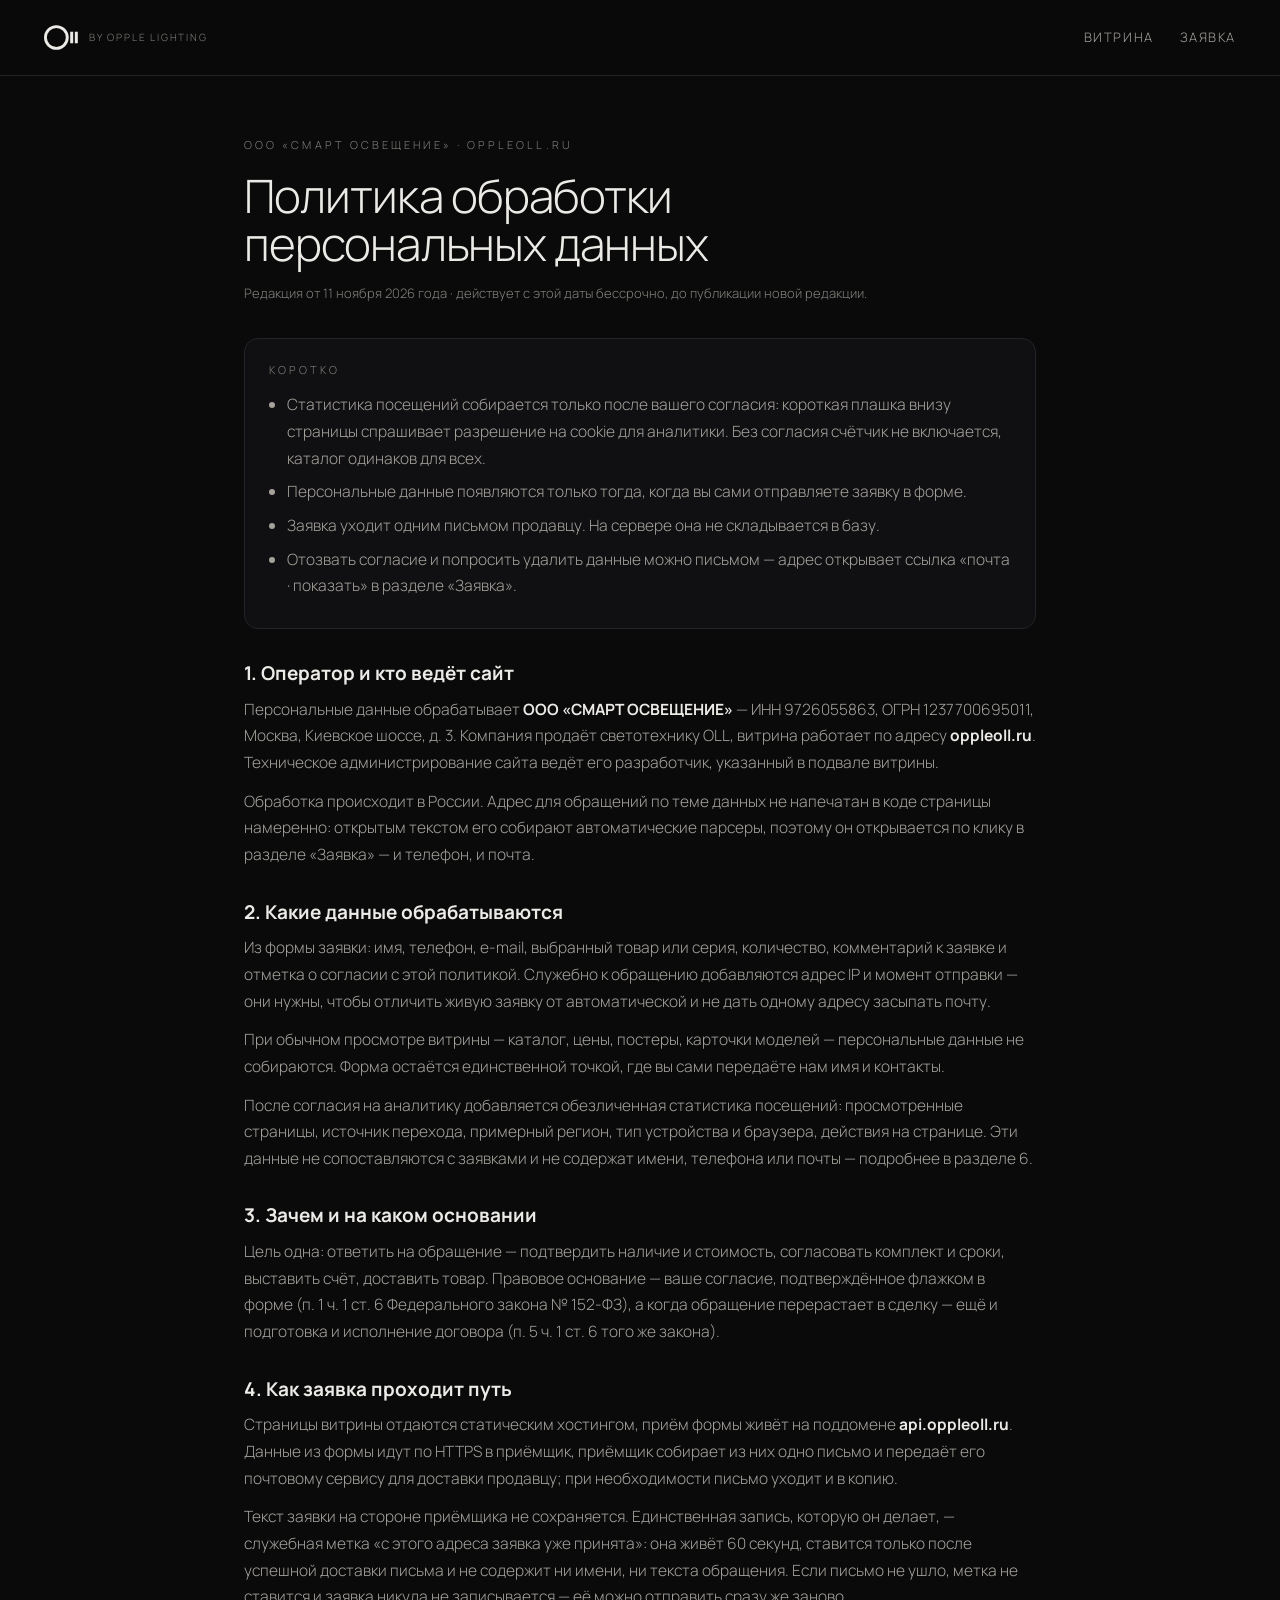
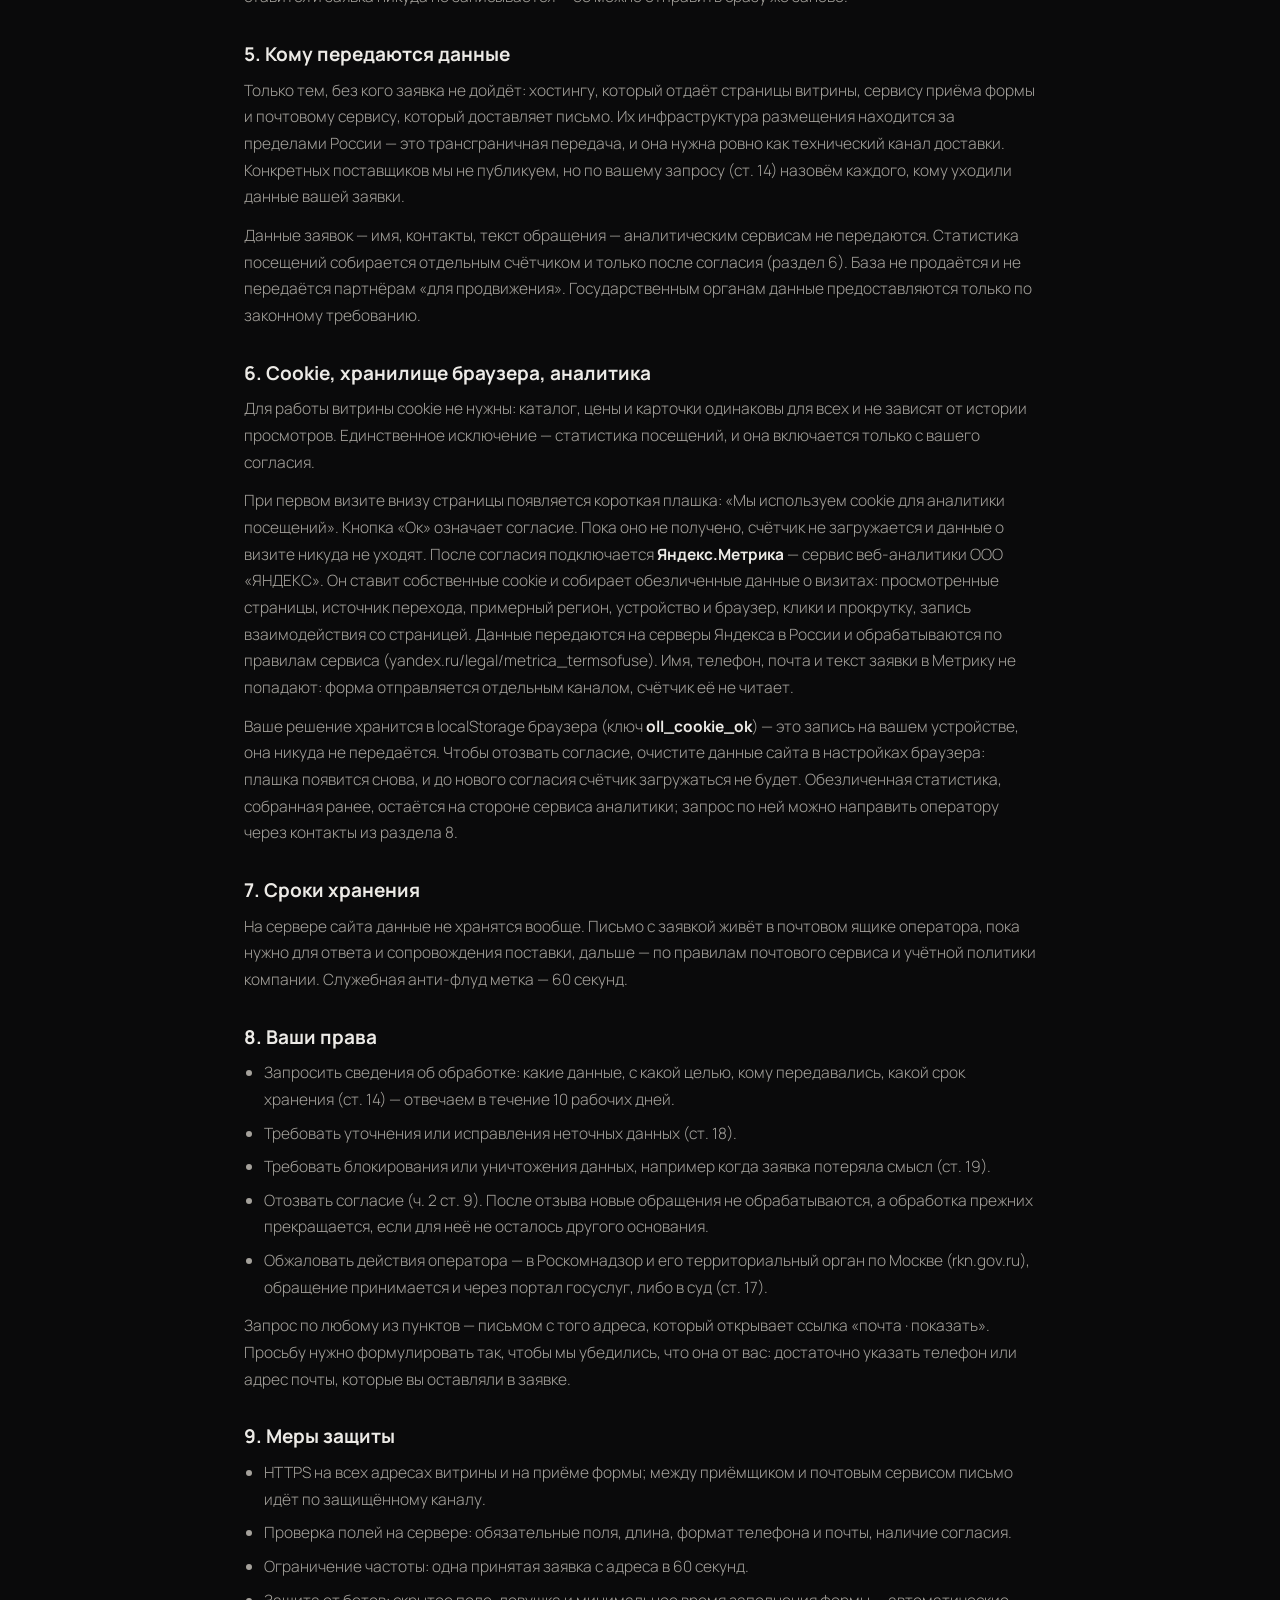
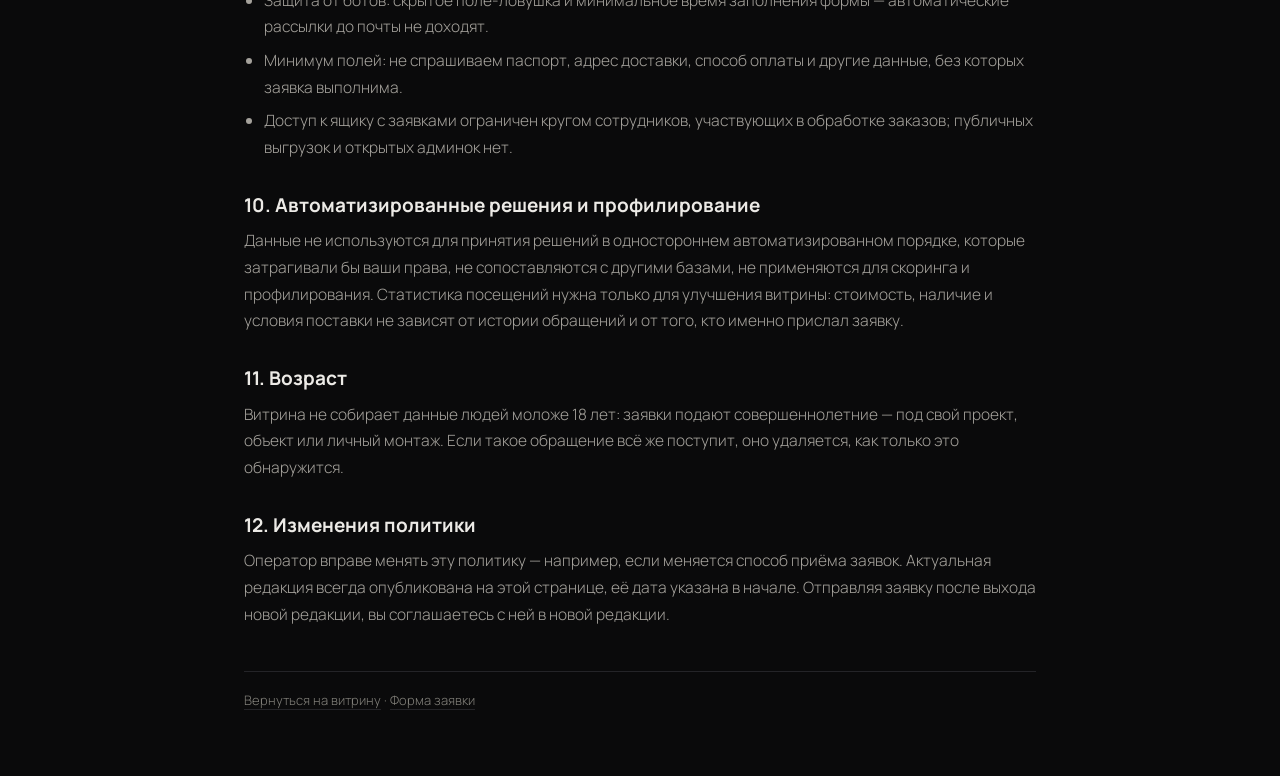
<file: privacy.html>
<!DOCTYPE html>
<html lang="ru">
<head>
<meta charset="utf-8">
<meta http-equiv="Content-Security-Policy"
      content="default-src 'self'; script-src 'none'; style-src 'self' 'unsafe-inline'; img-src 'self' data:; font-src 'self'; base-uri 'self'; form-action 'none'; upgrade-insecure-requests">
<meta name="viewport" content="width=device-width, initial-scale=1">
<title>Политика обработки персональных данных — oppleoll.ru</title>
<meta name="description" content="Как ООО «СМАРТ ОСВЕЩЕНИЕ» обрабатывает персональные данные заявок с витрины oppleoll.ru: состав данных, цель, маршрут, сроки, права и отзыв согласия.">
<meta name="robots" content="noindex">
<meta name="theme-color" content="#0a0a0b">
<meta name="color-scheme" content="dark">
<link rel="icon" href="favicon.svg" type="image/svg+xml">
<link rel="alternate icon" href="favicon.ico" sizes="32x32">
<link rel="apple-touch-icon" href="apple-touch-icon.png">
<link rel="preload" href="fonts/manrope-cyr-300.woff2" as="font" type="font/woff2" crossorigin>
<link rel="stylesheet" href="css/style.css">
</head>
<body>
<header class="head solid">
  <a class="logo" href="index.html" aria-label="OLL — на главную"><svg class="logo-glyph" viewBox="0 0 183 133" aria-hidden="true"><circle cx="66.5" cy="66.5" r="58.75" fill="none" stroke="currentColor" stroke-width="15.5"/><rect class="bar" x="141" y="35.5" width="16" height="62"/><rect class="bar" x="166" y="35.5" width="16" height="62"/></svg><span class="logo-text"><span class="logo-sub">by Opple Lighting</span></span></a>
  <nav class="nav"><a href="index.html#catalog">Витрина</a><a href="index.html#contact">Заявка</a></nav>
</header>

<main class="policy">
  <div class="policy-head">
    <p class="eyebrow">ООО «СМАРТ ОСВЕЩЕНИЕ» · oppleoll.ru</p>
    <h1>Политика обработки<br>персональных данных</h1>
    <p class="policy-meta">Редакция от 11 ноября 2026 года · действует с этой даты бессрочно,
      до публикации новой редакции.</p>
  </div>

  <section class="policy-brief" aria-labelledby="brief-h">
    <p class="eyebrow" id="brief-h">Коротко</p>
    <ul>
      <li>Статистика посещений собирается только после вашего согласия: короткая плашка
        внизу страницы спрашивает разрешение на cookie для аналитики. Без согласия
        счётчик не включается, каталог одинаков для всех.</li>
      <li>Персональные данные появляются только тогда, когда вы сами отправляете заявку в форме.</li>
      <li>Заявка уходит одним письмом продавцу. На сервере она не складывается в базу.</li>
      <li>Отозвать согласие и попросить удалить данные можно письмом — адрес открывает ссылка
        «почта · показать» в разделе «Заявка».</li>
    </ul>
  </section>

  <div class="policy-body">
    <h2>1. Оператор и кто ведёт сайт</h2>
    <p>Персональные данные обрабатывает <b>ООО «СМАРТ ОСВЕЩЕНИЕ»</b> — ИНН 9726055863,
    ОГРН 1237700695011, Москва, Киевское шоссе, д. 3. Компания продаёт светотехнику OLL,
    витрина работает по адресу <b>oppleoll.ru</b>. Техническое администрирование сайта ведёт
    его разработчик, указанный в подвале витрины.</p>
    <p>Обработка происходит в России. Адрес для обращений по теме данных не напечатан в коде
    страницы намеренно: открытым текстом его собирают автоматические парсеры, поэтому он
    открывается по клику в разделе «Заявка» — и телефон, и почта.</p>

    <h2>2. Какие данные обрабатываются</h2>
    <p>Из формы заявки: имя, телефон, e-mail, выбранный товар или серия, количество,
    комментарий к заявке и отметка о согласии с этой политикой. Служебно к обращению
    добавляются адрес IP и момент отправки — они нужны, чтобы отличить живую заявку от
    автоматической и не дать одному адресу засыпать почту.</p>
    <p>При обычном просмотре витрины — каталог, цены, постеры, карточки моделей —
    персональные данные не собираются. Форма остаётся единственной точкой, где вы сами
    передаёте нам имя и контакты.</p>
    <p>После согласия на аналитику добавляется обезличенная статистика посещений:
    просмотренные страницы, источник перехода, примерный регион, тип устройства и браузера,
    действия на странице. Эти данные не сопоставляются с заявками и не содержат имени,
    телефона или почты — подробнее в разделе 6.</p>

    <h2>3. Зачем и на каком основании</h2>
    <p>Цель одна: ответить на обращение — подтвердить наличие и стоимость, согласовать
    комплект и сроки, выставить счёт, доставить товар. Правовое основание — ваше согласие,
    подтверждённое флажком в форме (п. 1 ч. 1 ст. 6 Федерального закона № 152-ФЗ), а когда
    обращение перерастает в сделку — ещё и подготовка и исполнение договора
    (п. 5 ч. 1 ст. 6 того же закона).</p>

    <h2>4. Как заявка проходит путь</h2>
    <p>Страницы витрины отдаются статическим хостингом, приём формы живёт на поддомене
    <b>api.oppleoll.ru</b>. Данные из формы идут по HTTPS в приёмщик, приёмщик собирает из
    них одно письмо и передаёт его почтовому сервису для доставки продавцу; при
    необходимости письмо уходит и в копию.</p>
    <p>Текст заявки на стороне приёмщика не сохраняется. Единственная запись, которую он
    делает, — служебная метка «с этого адреса заявка уже принята»: она живёт 60 секунд,
    ставится только после успешной доставки письма и не содержит ни имени, ни текста
    обращения. Если письмо не ушло, метка не ставится и заявка никуда не записывается —
    её можно отправить сразу же заново.</p>

    <h2>5. Кому передаются данные</h2>
    <p>Только тем, без кого заявка не дойдёт: хостингу, который отдаёт страницы витрины,
    сервису приёма формы и почтовому сервису, который доставляет письмо. Их инфраструктура
    размещения находится за пределами России — это трансграничная передача, и она нужна
    ровно как технический канал доставки. Конкретных поставщиков мы не публикуем, но по
    вашему запросу (ст. 14) назовём каждого, кому уходили данные вашей заявки.</p>
    <p>Данные заявок — имя, контакты, текст обращения — аналитическим сервисам
    не передаются. Статистика посещений собирается отдельным счётчиком и только после
    согласия (раздел 6). База не продаётся и не передаётся партнёрам «для продвижения».
    Государственным органам данные предоставляются только по законному требованию.</p>

    <h2>6. Cookie, хранилище браузера, аналитика</h2>
    <p>Для работы витрины cookie не нужны: каталог, цены и карточки одинаковы для всех
    и не зависят от истории просмотров. Единственное исключение — статистика посещений,
    и она включается только с вашего согласия.</p>
    <p>При первом визите внизу страницы появляется короткая плашка: «Мы используем cookie
    для аналитики посещений». Кнопка «Ок» означает согласие. Пока оно не получено, счётчик
    не загружается и данные о визите никуда не уходят. После согласия подключается
    <b>Яндекс.Метрика</b> — сервис веб-аналитики ООО «ЯНДЕКС». Он ставит собственные cookie
    и собирает обезличенные данные о визитах: просмотренные страницы, источник перехода,
    примерный регион, устройство и браузер, клики и прокрутку, запись взаимодействия
    со страницей. Данные передаются на серверы Яндекса в России и обрабатываются по
    правилам сервиса (yandex.ru/legal/metrica_termsofuse). Имя, телефон, почта и текст
    заявки в Метрику не попадают: форма отправляется отдельным каналом, счётчик её
    не читает.</p>
    <p>Ваше решение хранится в localStorage браузера (ключ <b>oll_cookie_ok</b>) — это
    запись на вашем устройстве, она никуда не передаётся. Чтобы отозвать согласие,
    очистите данные сайта в настройках браузера: плашка появится снова, и до нового
    согласия счётчик загружаться не будет. Обезличенная статистика, собранная ранее,
    остаётся на стороне сервиса аналитики; запрос по ней можно направить оператору
    через контакты из раздела 8.</p>

    <h2>7. Сроки хранения</h2>
    <p>На сервере сайта данные не хранятся вообще. Письмо с заявкой живёт в почтовом ящике
    оператора, пока нужно для ответа и сопровождения поставки, дальше — по правилам почтового
    сервиса и учётной политики компании. Служебная анти-флуд метка — 60 секунд.</p>

    <h2>8. Ваши права</h2>
    <ul>
      <li>Запросить сведения об обработке: какие данные, с какой целью, кому передавались,
        какой срок хранения (ст. 14) — отвечаем в течение 10 рабочих дней.</li>
      <li>Требовать уточнения или исправления неточных данных (ст. 18).</li>
      <li>Требовать блокирования или уничтожения данных, например когда заявка потеряла
        смысл (ст. 19).</li>
      <li>Отозвать согласие (ч. 2 ст. 9). После отзыва новые обращения не обрабатываются,
        а обработка прежних прекращается, если для неё не осталось другого основания.</li>
      <li>Обжаловать действия оператора — в Роскомнадзор и его территориальный орган по
        Москве (rkn.gov.ru), обращение принимается и через портал госуслуг, либо в суд
        (ст. 17).</li>
    </ul>
    <p>Запрос по любому из пунктов — письмом с того адреса, который открывает ссылка
    «почта · показать». Просьбу нужно формулировать так, чтобы мы убедились, что она от вас:
    достаточно указать телефон или адрес почты, которые вы оставляли в заявке.</p>

    <h2>9. Меры защиты</h2>
    <ul>
      <li>HTTPS на всех адресах витрины и на приёме формы; между приёмщиком и почтовым
        сервисом письмо идёт по защищённому каналу.</li>
      <li>Проверка полей на сервере: обязательные поля, длина, формат телефона и почты,
        наличие согласия.</li>
      <li>Ограничение частоты: одна принятая заявка с адреса в 60 секунд.</li>
      <li>Защита от ботов: скрытое поле-ловушка и минимальное время заполнения формы —
        автоматические рассылки до почты не доходят.</li>
      <li>Минимум полей: не спрашиваем паспорт, адрес доставки, способ оплаты и другие
        данные, без которых заявка выполнима.</li>
      <li>Доступ к ящику с заявками ограничен кругом сотрудников, участвующих в обработке
        заказов; публичных выгрузок и открытых админок нет.</li>
    </ul>

    <h2>10. Автоматизированные решения и профилирование</h2>
    <p>Данные не используются для принятия решений в одностороннем автоматизированном
    порядке, которые затрагивали бы ваши права, не сопоставляются с другими базами, не
    применяются для скоринга и профилирования. Статистика посещений нужна только для
    улучшения витрины: стоимость, наличие и условия поставки не зависят от истории
    обращений и от того, кто именно прислал заявку.</p>

    <h2>11. Возраст</h2>
    <p>Витрина не собирает данные людей моложе 18 лет: заявки подают совершеннолетние —
    под свой проект, объект или личный монтаж. Если такое обращение всё же поступит, оно
    удаляется, как только это обнаружится.</p>

    <h2>12. Изменения политики</h2>
    <p>Оператор вправе менять эту политику — например, если меняется способ приёма заявок.
    Актуальная редакция всегда опубликована на этой странице, её дата указана в начале.
    Отправляя заявку после выхода новой редакции, вы соглашаетесь с ней в новой редакции.</p>
  </div>

  <p class="policy-back"><a href="index.html">Вернуться на витрину</a> ·
    <a href="index.html#contact">Форма заявки</a></p>
</main>
</body>
</html>
</file>
<file: css/style.css>
@font-face{font-family:Manrope;src:url(../fonts/manrope-latin-300.woff2)format("woff2");font-weight:300;font-display:swap;unicode-range:U+0000-00FF,U+0100-017F,U+2000-206F}
@font-face{font-family:Manrope;src:url(../fonts/manrope-latin-500.woff2)format("woff2");font-weight:500;font-display:swap;unicode-range:U+0000-00FF,U+0100-017F,U+2000-206F}
@font-face{font-family:Manrope;src:url(../fonts/manrope-latin-700.woff2)format("woff2");font-weight:700;font-display:swap;unicode-range:U+0000-00FF,U+0100-017F,U+2000-206F}
@font-face{font-family:Manrope;src:url(../fonts/manrope-cyr-300.woff2)format("woff2");font-weight:300;font-display:swap;unicode-range:U+0400-045F,U+0490-0491,U+2116}
@font-face{font-family:Manrope;src:url(../fonts/manrope-cyr-500.woff2)format("woff2");font-weight:500;font-display:swap;unicode-range:U+0400-045F,U+0490-0491,U+2116}
@font-face{font-family:Manrope;src:url(../fonts/manrope-cyr-700.woff2)format("woff2");font-weight:700;font-display:swap;unicode-range:U+0400-045F,U+0490-0491,U+2116}

:root{
  --bg:#0a0a0b; --bg2:#101012; --surface:#151517; --line:#242428;
  /* --ctl — рамка интерактивных полей. --line даёт 1.3:1 и панель фильтров на тёмном
     фоне читалась подписями без границ; порог WCAG 1.4.11 — 3:1, причём считать надо
     от самой светлой подложки, где поле встречается (--surface в листе фильтров). */
  --ctl:#676559;
  --ink:#eceae6; --ink-2:#a5a29c;
  /* --ink-3 служебный текст (подписи, артикулы, примечания) 10–13 px. Прежний #6e6b66
     давал 3.4:1 на карточке — ниже порога AA для текста, поэтому поднят до 4.9:1. */
  --ink-3:#82807a;
  --warm:#f0c98a; --glow:rgba(240,201,138,.16);
  /* фирменный красный — только в дуге `oll-hue`, которая пробегает по кольцу при клике:
     сам знак монохромный, красного в вёрстке больше нет */
  --brand:#e2261d;
  --max:1360px;
  --head-h:76px;
  --ease:cubic-bezier(.22,.61,.36,1);
}
*{box-sizing:border-box}
[hidden]{display:none !important}
html{scroll-behavior:smooth;color-scheme:dark}
/* шапка фиксированная: без отступа якорь «#about» прячется под неё целиком */
section[id]{scroll-margin-top:calc(var(--head-h) + 14px)}
body{
  margin:0;background:var(--bg);color:var(--ink);
  font:300 17px/1.65 Manrope,system-ui,sans-serif;
  -webkit-font-smoothing:antialiased;overflow-x:hidden;
}
img{display:block;max-width:100%}
a{color:inherit;text-decoration:none}
h1,h2,h3{font-weight:300;letter-spacing:-.02em;line-height:1.05;margin:0}
h1{font-size:clamp(38px,6.4vw,84px)}
h2{font-size:clamp(28px,3.6vw,46px)}
h3{font-size:26px}
/*Accent выделен только в h1: глобальный `em` подкрашивал бы любой курсив в privacy и 404 */
h1 em{font-style:normal;color:var(--warm)}
button,input,select,textarea{font:inherit;color:inherit}
.sr-only{position:absolute;width:1px;height:1px;overflow:hidden;clip:rect(0 0 0 0)}
.eyebrow{font-size:11px;letter-spacing:.28em;text-transform:uppercase;color:var(--ink-3);margin:0 0 18px}
.muted{color:var(--ink-2)}

/* ---------- header ---------- */
.head{
  position:fixed;inset:0 0 auto;z-index:40;display:flex;align-items:center;gap:32px;
  min-height:var(--head-h);padding:10px clamp(16px,4vw,44px);
  background:linear-gradient(180deg,rgba(10,10,11,.92),rgba(10,10,11,0));
  backdrop-filter:blur(6px);transition:background .4s var(--ease)
}
.head.solid{background:rgba(10,10,11,.92);border-bottom:1px solid var(--line)}
.logo{display:flex;align-items:center;gap:11px}
.logo-glyph{width:34px;height:25px;flex:none;color:var(--ink);transition:color .3s}
/* штрихи берут тот же currentColor, что и кольцо: знак OLL — монохромный белый,
   поэтому он не «разваливается» на два цвета при наведении и в тёмной теме */
.logo-glyph .bar{fill:currentColor}
.logo:hover .logo-glyph{color:var(--warm)}
/* Фишка знака по клику: кольцо делает оборот, и по нему бежит дуга, проходящая
   спектр — тёплый → красный → фиолетовый → холодный. Это не украшение: OLL делает
   светильники с настройкой цвета, то есть знак показывает ровно то, что умеет прибор.
   Дуга живёт поверх целого кольца, поэтому сам знак никогда не «ломается». */
.logo-glyph circle{transform-box:fill-box;transform-origin:center}
.logo-glyph .ring-hue{opacity:0;stroke:var(--warm);stroke-dasharray:96 274;stroke-linecap:round;pointer-events:none}
.logo-glyph.is-spin circle{animation:oll-turn .9s var(--ease)}
/* видимость дуги живёт в кейфреймах, а не в правиле `.is-spin`: если анимация не
   доиграла (фоновая вкладка, `animationend` не пришёл), дуга остаётся невидимой */
.logo-glyph.is-spin .ring-hue{animation:oll-turn .9s var(--ease),oll-hue .9s linear,oll-fade .9s linear}
@keyframes oll-turn{from{transform:rotate(0)}to{transform:rotate(360deg)}}
@keyframes oll-hue{0%{stroke:var(--warm)}20%{stroke:var(--brand)}45%{stroke:#a76ad6}70%{stroke:#4fc3f7}100%{stroke:var(--warm)}}
@keyframes oll-fade{0%{opacity:0}8%{opacity:1}86%{opacity:1}100%{opacity:0}}
.logo-text{display:flex;flex-direction:column;gap:1px;line-height:1.15}
.logo-sub{font-size:10px;letter-spacing:.18em;text-transform:uppercase;color:var(--ink-3)}
.nav{display:flex;gap:26px;margin-left:auto;font-size:13px;letter-spacing:.12em;text-transform:uppercase;color:var(--ink-2)}
.nav a{position:relative;padding:6px 0;transition:color .3s}
.nav a:hover{color:var(--ink)}
.nav a::after{content:"";position:absolute;left:0;right:100%;bottom:0;height:1px;background:var(--warm);transition:right .35s var(--ease)}
.nav a:hover::after{right:0}
.head-phone{font-size:14px;letter-spacing:.04em;border:1px solid var(--line);padding:9px 16px;border-radius:99px;transition:border-color .3s,background .3s}
.head-phone:hover{border-color:var(--warm);background:rgba(240,201,138,.07)}

/* Без JavaScript сетка не собирается, и объяснение должно лежать в первом экране,
   а не под 92vh фотографии. Шапка fixed, поэтому отступ — от её высоты. */
.noscript-bar{margin:0;padding:calc(var(--head-h) + 18px) clamp(16px,4vw,44px) 18px;
  background:var(--bg2);color:var(--ink-2);font-size:14px;line-height:1.55;
  border-bottom:1px solid var(--line)}

/* ---------- hero ---------- */
.hero{position:relative;min-height:92vh;min-height:92svh;display:flex;align-items:flex-end;padding:0 clamp(16px,4vw,44px) clamp(48px,8vh,96px)}
.hero-media{position:absolute;inset:0;overflow:hidden}
.hero-media img{width:100%;height:100%;object-fit:cover;filter:saturate(.92) brightness(.72);transform:scale(1.04)}
.hero-fade{position:absolute;inset:0;z-index:1;pointer-events:none;background:
  radial-gradient(120% 90% at 78% 40%,transparent,rgba(10,10,11,.78) 68%),
  linear-gradient(180deg,rgba(10,10,11,.6),transparent 38%,rgba(10,10,11,.96))}
.hero-body{position:relative;z-index:2;max-width:var(--max);width:100%;margin:0 auto}
/* 11 px поверх фотографии: --ink-3 давал 3.06:1 в среднем по области текста и ни одного
   пикселя выше 4.5:1. На тёмном кадре — светлая буква плюс мягкая тень на ярких зонах. */
.hero .eyebrow{color:var(--ink);text-shadow:0 1px 14px rgba(0,0,0,.8)}
.hero h1{margin:0 0 26px}
.hero-lead{max-width:44ch;color:var(--ink-2);margin:0 0 34px}
.hero-actions{display:flex;gap:14px;flex-wrap:wrap}

.btn{display:inline-flex;align-items:center;justify-content:center;gap:8px;
  padding:15px 30px;border-radius:99px;border:1px solid transparent;cursor:pointer;
  font-size:13px;letter-spacing:.1em;text-transform:uppercase;transition:.3s var(--ease)}
.btn-solid{background:var(--warm);color:#12100c;font-weight:500}
.btn-solid:hover{background:#fff}
.btn-ghost{background:rgba(10,10,11,.42);border-color:rgba(236,234,230,.55);color:var(--ink)}
.btn-ghost:hover{border-color:var(--warm);color:var(--warm);background:rgba(10,10,11,.6)}
.btn:focus-visible,a:focus-visible,button:focus-visible,input:focus-visible,select:focus-visible,
textarea:focus-visible,[tabindex]:focus-visible{outline:2px solid var(--warm);outline-offset:3px}

/* ---------- catalog ---------- */
.catalog{max-width:var(--max);margin:0 auto;padding:clamp(64px,10vh,120px) clamp(16px,4vw,44px) 40px}
.cat-head{display:flex;justify-content:space-between;align-items:flex-end;gap:32px;flex-wrap:wrap;margin-bottom:34px}
.cat-note{font-size:13px;color:var(--ink-3);max-width:46ch;margin:0}
/* оборот каталога рядом с заголовком: на телефоне счётчик в панели фильтров
   уезжает в нижний лист, и без этой строки человек не видит, сколько всего */
.cat-total{margin:0 auto 0 0;font-size:12px;letter-spacing:.18em;text-transform:uppercase;
  color:var(--ink-3);align-self:flex-end;padding-bottom:2px}
/* на узких экранах панель уезжает в нижний лист, в потоке остаётся тонкая строка-триггер */
.filterbar{display:none}
.tb-head{display:none}
.btn.tb-done{display:none}
.sheet-back{display:none}
.toolbar{position:sticky;top:var(--head-h);z-index:30;background:rgba(10,10,11,.93);backdrop-filter:blur(10px);
  border-block:1px solid var(--line);padding:14px 0;margin-bottom:28px}
.chips{display:flex;gap:8px;flex-wrap:wrap;margin-bottom:12px}
.chip{border:1px solid var(--ctl);background:transparent;border-radius:99px;padding:7px 15px;
  font-size:12px;letter-spacing:.08em;color:var(--ink-2);cursor:pointer;transition:.25s}
.chip:hover{border-color:var(--ink-3);color:var(--ink)}
.chip[aria-pressed="true"]{background:var(--ink);color:#0b0b0c;border-color:var(--ink);font-weight:500}
.chip .n{opacity:.5;margin-left:6px;font-size:11px}
.tools{display:flex;gap:10px;flex-wrap:wrap;align-items:center}
.tools select,.field-search input{background:var(--bg2);border:1px solid var(--ctl);border-radius:10px;
  padding:10px 13px;font-size:14px;color:var(--ink);outline:none;transition:border-color .25s}
.tools select:focus,.tools select:hover,.field-search input:focus,.field-search input:hover{border-color:var(--ink-3)}
.field-search input{width:230px}
.field-search input::placeholder{color:var(--ink-3)}
.range{display:flex;align-items:center;gap:10px;font-size:13px;color:var(--ink-2);margin-left:auto}
.range b{color:var(--ink);font-weight:500}
/* Ползунок был высотой 1px — по нему нельзя было попасть пальцем. Трек тонкий,
   но сам input занимает 24px, и попадать надо именно по нему. */
input[type=range]{-webkit-appearance:none;appearance:none;width:170px;height:24px;background:transparent;
  margin:0;padding:0;cursor:pointer}
input[type=range]::-webkit-slider-runnable-track{height:2px;border-radius:2px;background:var(--line)}
input[type=range]::-webkit-slider-thumb{-webkit-appearance:none;width:18px;height:18px;margin-top:-8px;
  border-radius:50%;background:var(--warm);box-shadow:0 0 0 4px rgba(240,201,138,.15)}
input[type=range]::-moz-range-track{height:2px;border-radius:2px;background:var(--line)}
input[type=range]::-moz-range-thumb{width:18px;height:18px;border:0;border-radius:50%;
  background:var(--warm);box-shadow:0 0 0 4px rgba(240,201,138,.15)}
.cat-meta{display:flex;justify-content:space-between;align-items:center;margin-top:12px;font-size:12px;
  letter-spacing:.08em;text-transform:uppercase;color:var(--ink-3)}
/* счётчик — предложение, а не подпись: «55 ИЗ 55 МОДЕЛЕЙ · 7 СЕРИЙ» капсом читается
   с трудом, детектор помечает это как all-caps body. Кнопки в строке остаются капсом. */
.cat-meta #count{text-transform:none;letter-spacing:.01em}
.cm-actions{display:flex;align-items:center;gap:20px}
.link-reset{background:none;border:0;color:var(--ink-3);cursor:pointer;font-size:12px;letter-spacing:.08em;
  text-transform:uppercase;border-bottom:1px solid transparent;padding:0}
.link-reset:hover{color:var(--warm);border-color:var(--warm)}

/* Карточка серии: большой кадр — только лучший снимок (1200–1500 px из каталогов
   и пресс-съёмки), модели идут строками по 44 px. На таком размере вырез из прайса
   в 90 px выглядит резким, и витрина перестаёт быть таблицей мыльных квадратов.
   02.11.2026 сетка перестала рисовать линии фоном контейнера: карточек стало 7 вместо 9,
   и в последнем ряду остались две пустые ячейки — на --line они выглядели как
   незагруженный блок. Линии теперь принадлежат самим карточкам, пустая ячейка пуста. */
.grid{display:grid;grid-template-columns:repeat(auto-fill,minmax(330px,1fr));gap:0;
  border-top:1px solid var(--line);border-left:1px solid var(--line)}
/* серий 7, колонок 3 — в последнем ряду одна карточка, и без этого она на 24 px ниже
   соседних: ряд тянется по самому высокому, а одинокая плитка остаётся у своей высоты.
   Только для многоколоночной раскладки: в одну колонку равнять ряды бессмысленно */
@media (min-width:700px){
  .grid{grid-auto-rows:1fr}
}
.scard{background:var(--bg);border-right:1px solid var(--line);border-bottom:1px solid var(--line);
  display:flex;flex-direction:column;transition:background .35s var(--ease)}
.scard:hover{background:var(--surface)}
.scard-hero{--hero-ar:1.6;aspect-ratio:var(--hero-ar);overflow:hidden;position:relative;
  background:#000;cursor:pointer}
.scard-hero img{width:100%;height:100%;object-fit:cover;filter:brightness(.84) saturate(.95);
  transition:transform .8s var(--ease),filter .5s}
.scard:hover .scard-hero img{transform:scale(1.035);filter:brightness(1) saturate(1)}
/* герой из выреза (когда у серии нет своего снимка): кадр квадратный и на
   прозрачном фоне, cover обрезать бы его нечего, но product-режим держит его целиком
   на фирменном свечении, а не растягивает во всю рамку */
.scard-hero.is-product{background:radial-gradient(64% 58% at 50% 46%,var(--glow),transparent 72%)}
.scard-hero.is-product img{object-fit:contain;padding:9%}
.scard-body{padding:20px 22px 22px;display:flex;flex-direction:column;gap:10px;flex:1}
.scard-top{display:flex;align-items:baseline;justify-content:space-between;gap:14px}
.scard-top h3{margin:0;font-size:23px;font-weight:500;letter-spacing:.02em}
.scard-n{font-size:11px;letter-spacing:.16em;text-transform:uppercase;color:var(--ink-3);white-space:nowrap}
.scard-range{margin:0;font-size:19px;font-weight:500;letter-spacing:.01em}
.scard-range small{font-size:11px;color:var(--ink-3);letter-spacing:.12em;text-transform:uppercase;
  margin-left:7px;font-weight:400}
.scard-list{list-style:none;margin:2px 0 0;padding:0;border-top:1px solid var(--line)}
.scard-more{margin:0;font-size:12px}
.link-more{background:none;border:0;padding:2px 0;color:var(--ink-3);font:inherit;font-size:12px;
  letter-spacing:.06em;cursor:pointer;border-bottom:1px solid transparent;transition:.25s}
.link-more:hover{color:var(--warm);border-color:var(--warm)}
.scard-open{margin-top:auto;width:100%;font-size:12px;letter-spacing:.14em;text-transform:uppercase}

/* строка модели: превью 44 px, артикул с типом, цена. Компонент общий для карточки
   серии и для модалки — там он ещё и кнопка выбора модели */
.mrow{display:grid;grid-template-columns:44px minmax(0,1fr) auto;align-items:center;gap:12px;width:100%;
  background:none;border:0;border-bottom:1px solid var(--line);padding:11px 6px 11px 0;color:var(--ink-3);
  text-align:left;cursor:pointer;font:inherit;transition:background .25s,color .25s}
li:last-child .mrow{border-bottom:0}
.mrow:hover,.mrow:focus-visible{background:var(--bg2);color:var(--ink-2)}
/* спрайт 8×8 по 96 px рисуется в поле 44 px: background-size 352 = 44 × 8,
   смещения ячеек приходят из js в --tx/--ty */
.mrow-thumb{width:44px;height:44px;flex:none;border-radius:6px;background:#0c0c0d
  url("../img/thumbs.webp") no-repeat var(--tx,0) var(--ty,0)/352px 352px}
.mrow-main{display:flex;flex-direction:column;gap:2px;min-width:0}
.mrow-sku{font-size:13px;color:var(--ink);letter-spacing:.01em}
.mrow-type{font-size:11px;white-space:nowrap;overflow:hidden;text-overflow:ellipsis}
.mrow-price{font-size:13px;color:var(--ink);white-space:nowrap}
.empty{color:var(--ink-3);text-align:center;padding:60px 0}

/* Постеры серий: исходник 3:4, и вся история кадра — в типографике, поэтому рамка
   повторяет пропорцию и ничего не режет. Ритм тот же, что у витрины: зазор 1 px по линии.
   Стена — четыре колонки: восемь плиток (по одной на серию) дают ровно два ряда. */
.posters{max-width:var(--max);margin:0 auto;padding:clamp(40px,6vh,80px) clamp(16px,4vw,44px) 0}
.poster-grid{display:grid;grid-template-columns:repeat(4,1fr);gap:0;
  border-top:1px solid var(--line);border-left:1px solid var(--line)}
/* Ниже 1000 px четыре колонки сжимают плитку до 150 px, и надписи на постере
   перестают читаться. Три дали бы рваный ряд, поэтому шаг сразу на две. */
@media (max-width:1000px){ .poster-grid{grid-template-columns:repeat(2,1fr)} }
.ppost{position:relative;display:block;margin:0;padding:0;background:var(--bg);
  border-right:1px solid var(--line);border-bottom:1px solid var(--line);
  aspect-ratio:3/4;overflow:hidden;cursor:pointer;font:inherit;color:inherit;text-align:left}
.ppost img{width:100%;height:100%;object-fit:cover;filter:brightness(.82);
  transition:transform .8s var(--ease),filter .5s}
.ppost:hover img,.ppost:focus-visible img{transform:scale(1.03);filter:brightness(1)}
.ppost:focus-visible{outline:2px solid var(--warm);outline-offset:-2px}

/* ---------- about ---------- */
/* Секция в два слоя: шапка (фото + факты) и история. История — листалка: слева колонка
   кадров, справа липкий текст, который меняется по мере прокрутки галереи. */
.about{max-width:var(--max);margin:0 auto;padding:clamp(80px,14vh,160px) clamp(16px,4vw,44px)}
.about-head{display:grid;grid-template-columns:1.05fr .95fr;gap:clamp(28px,6vw,80px);align-items:center}
.about-media{overflow:hidden;border-radius:2px}
.about-media img{width:100%;height:min(72vh,620px);object-fit:cover;filter:brightness(.86)}
.about-body p{color:var(--ink-2);max-width:46ch}

.story{display:grid;grid-template-columns:minmax(0,1.12fr) minmax(0,.88fr);
  gap:clamp(28px,5vw,72px);align-items:start;margin-top:clamp(64px,11vh,132px)}
.sframe{margin:0 0 clamp(48px,9vh,110px)}
.sframe:last-child{margin-bottom:8vh}
/* width:auto, а не 100%: часть кадров приехала из презентаций в 642–685 px, и
   растянутые до колонки они мылятся. Своё разрешение — потолок. */
.sframe img{display:block;width:auto;max-width:100%;height:auto;border-radius:2px}
.sframe figcaption{margin-top:12px;font-size:11px;letter-spacing:.16em;
  text-transform:uppercase;color:var(--ink-3)}
.story-text{position:sticky;top:calc(var(--head-h) + 26px)}
.spar-k{font-size:11px;letter-spacing:.2em;text-transform:uppercase;color:var(--warm);margin:0 0 14px}
.spar p{color:var(--ink-2);max-width:44ch;margin:0 0 14px}
.spar-cta{display:flex;gap:12px;flex-wrap:wrap;margin-top:24px}
.spar-cta .btn{text-decoration:none}
/* Привязка вешается скриптом: без JS все абзацы просто стоят в ряд и читаются. */
.story--bound .spar{display:none}
.story--bound .spar.on{display:block;animation:sparIn .45s var(--ease)}
.story--bound .sframe{opacity:.38;transition:opacity .5s var(--ease)}
.story--bound .sframe.on{opacity:1}
@keyframes sparIn{from{opacity:0;transform:translateY(10px)}to{opacity:1;transform:none}}

/* ---------- политика ---------- */
/* Отдельный класс, а не inline-стили на .about: документ читается колонкой, и
   размер меры (72ch вместо 46ch у витринных абзацев) здесь нужен другой. */
.policy{max-width:880px;margin:0 auto;padding:calc(var(--head-h) + 60px) clamp(16px,4vw,44px) 64px}
.policy h1{font-size:clamp(28px,4.4vw,46px);margin:0 0 14px}
.policy-meta{margin:0;font-size:13px;color:var(--ink-3)}
.policy-brief{margin:34px 0 8px;padding:22px 24px;background:var(--bg2);border:1px solid var(--line);border-radius:14px}
.policy-brief .eyebrow{margin-bottom:12px}
.policy-brief ul{margin:0;padding-left:18px}
.policy-body{margin-top:14px}
.policy-body h2{margin:32px 0 10px;font-size:19px;font-weight:600;letter-spacing:0;line-height:1.3}
.policy-body p,.policy-body li,.policy-brief li{margin:0 0 12px;color:var(--ink-2);font-size:15.5px;line-height:1.72}
.policy-brief li{margin:7px 0}
.policy-body p:last-child{margin-bottom:0}
.policy-body ul{margin:0 0 12px;padding-left:20px}
.policy-body li{margin:7px 0}
.policy-body b{color:var(--ink);font-weight:600}
.policy-back{margin:44px 0 0;padding-top:18px;border-top:1px solid var(--line);
  font-size:13px;color:var(--ink-3)}
.policy-back a{border-bottom:1px solid var(--line)}
.policy-back a:hover{color:var(--warm);border-color:var(--warm)}

/* ---------- contact ---------- */
.contact{max-width:var(--max);margin:0 auto;padding:clamp(60px,9vh,110px) clamp(16px,4vw,44px) clamp(80px,12vh,140px);
  display:grid;grid-template-columns:1.6fr .8fr;gap:clamp(28px,6vw,72px);align-items:start}
.contact h2{margin-bottom:16px}
form{margin-top:34px;max-width:720px}
fieldset{border:0;margin:0;padding:0;min-width:0}
legend{padding:0}
.row{display:grid;grid-template-columns:1fr 1fr;gap:14px;margin-bottom:14px}
form label{display:flex;flex-direction:column;gap:8px;font-size:13px;letter-spacing:.01em;color:var(--ink-2)}
form label.full{margin-bottom:18px}
.field{background:var(--bg2);border:1px solid var(--ctl);border-radius:10px;padding:12px 14px;
  font-size:16px;font-weight:300;color:var(--ink);outline:none;width:100%;
  transition:border-color .25s,background .25s}
.field::placeholder{color:var(--ink-3);opacity:1}
/* поле, из-за которого заявку не отправили, подсвечивает сам JS: на телефоне
   статус под кнопкой иногда остаётся за экраном. :focus ниже — правку видно теплее */
.field.is-bad{border-color:#b4574c;background:#171111}
.consent input.is-bad{outline:2px solid #b4574c;outline-offset:3px}
.field:focus{border-color:var(--warm);background:#131315}
.field:invalid:not(:placeholder-shown){border-color:#8b4a44}
textarea.field{resize:vertical;min-height:64px;line-height:1.55}

.qty{display:flex;align-items:stretch;border:1px solid var(--ctl);border-radius:10px;background:var(--bg2);
  overflow:hidden;transition:border-color .25s}
.qty:focus-within{border-color:var(--warm)}
.qty input{flex:1;min-width:0;width:56px;background:none;border:0;color:var(--ink);font-size:16px;
  text-align:center;padding:12px 4px;outline:none}
.qty-btn{width:44px;flex:none;background:none;border:0;color:var(--ink-2);font-size:19px;line-height:1;
  cursor:pointer;transition:.2s}
.qty-btn:hover{color:var(--warm);background:rgba(240,201,138,.07)}

.consent{flex-direction:row;align-items:flex-start;gap:12px;font-size:12px;color:var(--ink-2);line-height:1.5;cursor:pointer}
.consent input{width:20px;height:20px;flex:none;margin-top:1px;accent-color:var(--warm)}
.consent a{color:var(--ink-2);border-bottom:1px solid var(--line)}
.consent a:hover{color:var(--warm)}
.hp{position:absolute;left:-9999px;width:1px;height:1px;overflow:hidden;opacity:0}
.submit-row{display:flex;align-items:center;gap:18px;margin-top:22px;flex-wrap:wrap}
.form-status{font-size:13px;color:var(--ink-2)}
.form-status.ok{color:var(--warm)}
.form-status.err{color:#d98a80}
.chosen{margin:0 0 20px;border:1px dashed var(--line);border-radius:10px;padding:12px 16px;font-size:13px;
  color:var(--ink-2);display:flex;justify-content:space-between;gap:16px;align-items:center}
.chosen b{color:var(--ink);font-weight:500}
.chosen button{background:none;border:0;color:var(--ink-3);cursor:pointer;font-size:18px;line-height:1}
.chosen button:hover{color:var(--warm)}

[data-reveal]{cursor:pointer}
.side-card{border:1px solid var(--line);border-radius:14px;padding:28px;background:var(--bg2)}
.side-phone{display:inline-block;font-size:26px;font-weight:500;letter-spacing:.01em;margin-bottom:8px;
  border-bottom:1px dashed var(--ink-3)}
.side-phone:hover{color:var(--warm);border-color:var(--warm)}
.side-phone.is-open{border-bottom-style:solid;border-color:var(--line)}
.side-hours{font-size:12px;color:var(--ink-3);margin:0 0 20px;line-height:1.6}
.side-mail{display:inline-block;font-size:14px;border-bottom:1px dashed var(--ink-3);padding-bottom:2px}
.side-mail:hover{color:var(--warm);border-color:var(--warm)}
.side-mail.is-open{border-bottom-style:solid}

/* ---------- footer ---------- */
.foot{border-top:1px solid var(--line);padding:40px clamp(16px,4vw,44px);max-width:var(--max);margin:0 auto;
  display:flex;justify-content:space-between;gap:28px;flex-wrap:wrap;font-size:12px;color:var(--ink-3);line-height:1.7}
.foot p{margin:6px 0 0;max-width:52ch}
.foot a:hover{color:var(--warm)}
/* Знак и «by Opple Lighting» в одну строку: стоящая под знаком подпись читалась
   вторым логотипом (показал скриншот владельца), рядом со знаком это подпись к нему.
   Типографику не дублируем — берём у шапки. */
.foot-brand{display:flex;align-items:center;gap:10px;margin:0 0 12px}
.foot-glyph{width:28px;height:19px;flex:none;color:var(--ink-2)}

/* ---------- modal ---------- */
.modal{position:fixed;inset:0;z-index:60;display:grid;place-items:center;padding:20px}
.modal-back{position:absolute;inset:0;background:rgba(6,6,7,.82);backdrop-filter:blur(8px)}
.modal-card{position:relative;display:grid;grid-template-columns:minmax(0,1.15fr) minmax(0,.85fr);gap:0;width:min(1020px,100%);
  max-height:90vh;overflow:auto;background:var(--surface);border:1px solid var(--line);border-radius:16px}
.modal-x{position:absolute;top:10px;right:14px;z-index:2;width:44px;height:44px;display:grid;place-items:center;
  background:none;border:0;color:var(--ink-3);font-size:30px;line-height:1;cursor:pointer;border-radius:50%}
.modal-x:hover{color:var(--ink)}
.modal-media{background:#000;display:flex;flex-direction:column}
/* Сцена подстраивается под кадр, а не наоборот. Прежний фиксированный 4/3 с contain
   превращал портретный постер 1350×1800 в узкую полосу с чёрными полями. Теперь
   товарный кадр остаётся contained в квадрате, а интерьер заполняет рамку с пропорцией
   --ar. Потолок по высоте держит модалку в экране: при 58vh рамка выходила шире
   портретного кадра и cover срезал бы треть сюжета, здесь срез укладывается в ~15 %. */
.modal-stage{--ar:1;aspect-ratio:var(--ar);max-height:min(72vh,640px);display:grid;place-items:center;padding:26px;
  overflow:hidden;background:radial-gradient(58% 52% at 50% 46%,var(--glow),transparent 74%)}
/* --cap — потолок растяжения выреза: сцена остаётся рамкой нужной пропорции, а
   картинка внутри неё не раздувается до мыла (см. capFor в app.js) */
.modal-stage img{max-width:calc(var(--cap,1) * 100%);max-height:100%;object-fit:contain}
.modal-stage.is-fill{padding:0;display:block}
.modal-stage.is-fill img{width:100%;height:100%;object-fit:cover}
.modal-thumbs{display:flex;gap:8px;padding:0 18px 18px;overflow-x:auto}
.modal-thumbs button{flex:none;width:78px;height:60px;border:1px solid var(--line);background:#0c0c0d;
  border-radius:8px;overflow:hidden;cursor:pointer;padding:0;opacity:.6;transition:.25s}
.modal-thumbs button[aria-current="true"]{opacity:1;border-color:var(--warm)}
.modal-thumbs img{width:100%;height:100%;object-fit:cover}
/* превью товара квадратное: в рамке 78×60 cover срезал бы шнур подвеса */
.modal-thumbs button:not([data-fill]) img{object-fit:contain}
.modal-info{padding:34px 30px;display:flex;flex-direction:column;gap:10px}
.modal-info h3{font-size:30px}
.m-type{font-size:13px;color:var(--ink-3);margin:0}
.m-price{margin:18px 0 0;font-size:38px;font-weight:500;letter-spacing:-.02em;display:flex;flex-direction:column;gap:4px}
.m-price-note{font-size:11px;letter-spacing:.18em;text-transform:uppercase;color:var(--ink-3);font-weight:400}
/* Режим галереи (клик по постеру): короткое описание серии вместо прайса.
   Цена и список моделей в этом режиме скрыты — цены остаются только на витрине. */
.modal:not(.is-info) .m-about{display:none}
.modal.is-info .m-type{font-size:14px;color:var(--ink-2);max-width:40ch}
.m-about{margin:16px 0 0}
.m-about p{margin:0 0 12px;font-size:14px;line-height:1.62;color:var(--ink-2)}
.m-to{display:inline-block;font-size:12px;letter-spacing:.1em;text-transform:uppercase;
  color:var(--warm);text-decoration:none;border-bottom:1px solid transparent;padding-bottom:2px}
.m-to:hover,.m-to:focus-visible{border-bottom-color:var(--warm)}
/* список моделей серии: у Bubble их 29, поэтому лист катается сам, а не тянет за
   собой сцену — иначе первый кадр уезжал бы вверх при выборе модели */
.m-list{list-style:none;margin:6px 0 0;padding:0;border-top:1px solid var(--line);
  max-height:min(34vh,300px);overflow:auto;overscroll-behavior:contain;scrollbar-width:thin}
.mrow.is-pick[aria-current="true"]{background:var(--bg2)}
.mrow.is-pick[aria-current="true"] .mrow-sku{color:var(--warm)}
.mrow.is-pick[aria-current="true"] .mrow-thumb{outline:1px solid var(--warm);outline-offset:-1px}
.m-actions{display:flex;gap:10px;flex-wrap:wrap;margin-top:22px}
/* ссылка на страницу серии — текстовый элемент в ряду кнопок: по центру их высоты */
.m-actions .m-to{align-self:center}
.m-sku{margin-top:auto;font-size:11px;letter-spacing:.1em;color:var(--ink-3);text-transform:uppercase}

/* ---------- авторство в подвале ---------- */
/* Строка намеренно самая тихая в подвале: она для подписи, а не для навигации.
   Под имя даётся вертикальный padding — на пальце кликабельная зона должна быть
   не меньше 24 px, а у текста 11 px без неё она ~16 px. */
.foot-credit{font-size:11px;color:var(--ink-3);letter-spacing:.02em}
.credit-open{background:none;border:0;padding:5px 0;font:inherit;color:inherit;cursor:pointer;
  border-bottom:1px dotted var(--ctl)}
.credit-open:hover,.credit-open:focus-visible{color:var(--ink);border-bottom-color:var(--ink)}
.credit-open:focus-visible{outline:2px solid var(--warm);outline-offset:2px}
.credit{position:fixed;inset:0;z-index:70;display:grid;place-items:center;padding:20px}
.credit-back{position:absolute;inset:0;background:rgba(6,6,7,.86);backdrop-filter:blur(8px)}
.credit-card{position:relative;display:flex;align-items:center;gap:clamp(20px,4vw,42px);
  width:min(700px,100%);max-height:90svh;overflow:auto;padding:clamp(22px,4vw,38px);
  background:var(--surface);border:1px solid var(--line);border-radius:16px}
/* Углы исходника — белое поле вокруг жёлтого круга; на тёмной витрине оно смотрелось
   чужим, поэтому маска по вписанной окружности уже запечена в author.webp
   (tools/build_author_image.py), а border-radius страхует край. */
.credit-card img{width:min(280px,44vw);height:auto;border-radius:50%}
.credit-card figcaption{min-width:0}
.credit-name{margin:0;font-size:20px;font-weight:500;letter-spacing:-.01em}
.credit-role{margin:10px 0 0;font-size:14px;line-height:1.6;color:var(--ink-2);max-width:34ch}
.credit-rights{margin:18px 0 0;font-size:10.5px;letter-spacing:.18em;text-transform:uppercase;color:var(--ink-3)}
@media (max-width:640px){
  .credit-card{flex-direction:column;text-align:center;gap:18px}
  .credit-card img{width:min(230px,58vw)}
  .credit-role{margin-inline:auto}
}

/* ---------- responsive ---------- */
/* на ноутбуке 1024–1280 подписи «Витрина / О бренде / Заявка» врезались в ссылку с телефоном.
   Правило про `.logo-sub` скошено на шапку: в подвале та же подпись должна оставаться */
@media (min-width:861px) and (max-width:1279px){
  .head .logo-sub{display:none}
}

@media (max-width:1000px){
  .about-head,.contact{grid-template-columns:1fr}
  .about-media img{height:46vh}
  /* Листалка на узком: текст бренда уходит над кадрами и липнет под шапку, кадры
     проезжают под ним. Flex, а не grid: в grid-строке sticky ограничена своей
     строкой и отлипает через высоту абзаца. */
  .story{display:flex;flex-direction:column;align-items:stretch;gap:0;margin-top:clamp(40px,8vh,80px)}
  /* Лента, а не колонка: на пальце галерею листают свайпом вбок, и текст при этом
     не уезжает. Полоса фиксирована по высоте, кадры внутри contain'ом — иначе
     слайды 642×429 и 1230×1153 прыгали бы по высоте и дёргали залипающий текст. */
  .story-media{display:flex;align-items:center;gap:16px;height:min(50vh,360px);
    overflow-x:auto;overscroll-behavior-x:contain;scroll-snap-type:x mandatory;
    scrollbar-width:none}
  .story-media::-webkit-scrollbar{display:none}
  .sframe{flex:0 0 min(86%,420px);margin:0;scroll-snap-align:center;
    display:flex;flex-direction:column;justify-content:center}
  .story-media .sframe:last-child{margin-bottom:0}
  .sframe img{width:100%;max-height:calc(min(50vh,360px) - 36px);height:auto;object-fit:contain}
  /* Под ленту влезает только зачин: остаётся подписанный кадр и первая строка
     абзаца, остальное — на десктопе и без JS (`.story--bound` не висит). */
  .story--bound .spar > p:nth-of-type(n+3):not(.spar-cta){display:none}
  .story--bound .spar > p:nth-of-type(2){display:-webkit-box;-webkit-line-clamp:3;
    -webkit-box-orient:vertical;overflow:hidden}
  .story-text{order:-1;position:sticky;top:calc(var(--head-h) + 4px);z-index:2;
    background:var(--bg);padding:14px 0 16px;border-bottom:1px solid var(--line)}
  .spar p{max-width:none}
  .story--bound .sframe,.story--bound .sframe.on{opacity:1}
  /* minmax(0,1fr), а не 1fr: сцена с aspect-ratio даёт мин-контент шире экрана,
     и трек 1fr раздувал модалку на 108 px — содержимое уезжало в горизонтальный скролл */
  .modal-card{grid-template-columns:minmax(0,1fr);max-height:92svh}
  /* на пальце лист моделей катается вместе со всей модалкой: вложенный скролл
     на тач-экране ловит каждый свайп */
  .m-list{max-height:none;overflow:visible}
  /* лист карточки на всю ширину, поэтому крестик привязываем к краю экрана:
     при скролле содержимого он был absolute внутри листа и уезжал вверх */
  .modal-x{position:fixed;top:calc(env(safe-area-inset-top) + 8px);right:20px;width:44px;height:44px;
    display:grid;place-items:center;border-radius:50%;background:rgba(10,10,11,.72);backdrop-filter:blur(6px)}
}

/* узкий экран: панель фильтров — нижний лист, в потоке остаётся тонкая строка */
@media (max-width:860px){
  :root{--head-h:60px}
  .head{height:var(--head-h);min-height:0;padding:0 clamp(14px,4vw,44px)}
  .head .logo-sub{display:none}
  .nav{gap:16px;font-size:12px;letter-spacing:.08em}
  /* ссылки шапки и чипы фильтров — под палец: 29 и 31 px из макета не дотягивают
     до 44, а это единственный размер, на который попадают не глядя */
  .nav a{display:inline-flex;align-items:center;min-height:44px;padding:0}
  .toolbar .chip{display:inline-flex;align-items:center;min-height:44px}
  .link-more{min-height:44px;display:inline-flex;align-items:center;padding:0}

  .filterbar{display:flex;align-items:center;gap:14px;position:sticky;top:var(--head-h);z-index:31;
    margin:0 0 20px;padding:9px 0;background:rgba(10,10,11,.94);backdrop-filter:blur(10px);
    border-block:1px solid var(--line)}
  .fb-open{display:inline-flex;align-items:center;gap:9px;min-height:44px;padding:0 18px;flex:none;
    border:1px solid var(--ctl);border-radius:99px;background:var(--bg2);color:var(--ink);
    font-size:13px;letter-spacing:.08em;text-transform:uppercase;cursor:pointer;transition:.25s}
  .fb-open:hover,.fb-open[aria-expanded="true"]{border-color:var(--warm);color:var(--warm)}
  .fb-n{min-width:21px;height:21px;padding:0 6px;border-radius:99px;background:var(--warm);color:#12100c;
    font-size:11px;font-weight:500;letter-spacing:0;text-transform:none;display:grid;place-items:center}
  .fb-count{margin-left:auto;font-size:12px;letter-spacing:.08em;text-transform:uppercase;color:var(--ink-3);
    text-align:right}

  .toolbar{position:fixed;left:0;right:0;bottom:0;top:auto;z-index:55;width:100%;max-width:none;margin:0;
    max-height:80svh;overflow-y:auto;background:var(--surface);border:1px solid var(--line);border-bottom:0;
    border-radius:20px 20px 0 0;padding:0 18px;
    visibility:hidden;transform:translateY(101%);
    transition:transform .38s var(--ease),visibility 0s .38s}
  .toolbar.is-open{visibility:visible;transform:none;transition:transform .38s var(--ease),visibility 0s}
  .toolbar::before{content:"";display:block;width:38px;height:4px;margin:9px auto 0;border-radius:2px;background:var(--line)}
  .tb-head{position:sticky;top:0;z-index:1;display:flex;align-items:center;gap:16px;margin-bottom:6px;
    padding:10px 0 8px;background:var(--surface)}
  .tb-title{margin:0;font-size:12px;letter-spacing:.22em;text-transform:uppercase;color:var(--ink-3)}
  .tb-x{width:44px;height:44px;flex:none;margin-left:auto;background:none;border:0;color:var(--ink-2);
    font-size:28px;line-height:1;cursor:pointer;border-radius:50%}
  .tb-x:hover{color:var(--warm)}
  .toolbar .chips{flex-wrap:nowrap;overflow-x:auto;margin-bottom:14px;padding-bottom:6px;
    scrollbar-width:none}
  .toolbar .chips::-webkit-scrollbar{display:none}
  .toolbar .chip{flex:none}
  .toolbar .tools{display:grid;grid-template-columns:1fr 1fr;gap:12px}
  .toolbar .field-search{grid-column:1/-1}
  .toolbar .tools select{width:100%}
  .toolbar .range{grid-column:1/-1;margin-left:0;justify-content:space-between;gap:16px}
  .toolbar input[type=range]{flex:1;width:auto}
  .cat-meta{position:sticky;bottom:0;gap:16px;margin:18px -18px 0;padding:14px 18px calc(16px + env(safe-area-inset-bottom));
    background:var(--surface);border-top:1px solid var(--line);flex-wrap:wrap}
  /* количество моделей в листе озвучивается скринридеру и дублируется на кнопке,
     в самой строке оно только ломало бы раскладку */
  .cat-meta #count{position:absolute;width:1px;height:1px;overflow:hidden;clip:rect(0 0 0 0)}
  .btn.tb-done{display:inline-flex;padding:12px 24px;font-size:12px}
  .sheet-back{display:block;position:fixed;inset:0;z-index:50;background:rgba(6,6,7,.72);backdrop-filter:blur(4px)}
  /* лист ловит фокус только программно (при открытии) — рамка вокруг всего экрана не нужна */
  .toolbar:focus-visible{outline:none}
}

@media (max-width:640px){
  body{font-size:16px}
  .head{gap:14px}
  .logo{gap:8px}
  /* в шапке на пальце телефон и так есть в разделе «Заявка»; вместе с навигацией не влезает */
  .head-phone{display:none}
  .grid{grid-template-columns:1fr}
  .scard-body{padding:16px 16px 18px}
  .scard-top h3{font-size:20px}
  .scard-range{font-size:17px}
  .scard-range small{display:block;margin:3px 0 0}
  .row{grid-template-columns:1fr}
  .hero{min-height:80vh;min-height:80svh}
}

/* размер цели привязан к пальцу, а не к ширине окна: планшет 768 px тоже тыкают
   и мышью, и пальцем, а прежний порог 640 px оставлял ему 31 px чипы */
@media (pointer:coarse){
  .chip,.tools select,.field-search input,.link-reset{min-height:44px}
  .link-reset{display:inline-flex;align-items:center}
  /* «ещё N моделей» — единственный способ добраться до конца списка серии: 16 px
     полосы под ним пальцем не поймать. Инлайн-блоку min-height не работает. */
  .link-more{min-height:44px;display:inline-flex;align-items:center}
  /* навигация и «показать почту» были 32 и 26 px — единственные цели меньше 44 px,
     которые нельзя считать текстовыми ссылками в абзаце */
  .nav a{min-height:44px;display:inline-flex;align-items:center}
  .side-mail{min-height:44px;display:inline-flex;align-items:center}
  /* 22 px чекбокс и 22 px ползунок — ниже порога 24 px (WCAG 2.5.8); 44 здесь не нужно,
     но попасть пальцем должно быть гарантированно можно */
  .consent input{width:24px;height:24px}
  input[type=range]::-webkit-slider-thumb{width:24px;height:24px;margin-top:-11px}
  input[type=range]::-moz-range-thumb{width:24px;height:24px}
}
/* Чип телефона в шапке скрыт на ≤640 px, но coarse-правило стояло позже и с той же
   специфичностью возвращало `display:inline-flex` — на реальном телефоне шапка
   расползалась на две строки и чип обрезался по правому краю. Поэтому 44 px чипу
   даются только там, где он влезает. */
@media (pointer:coarse) and (min-width:641px){
  .head-phone{min-height:44px;display:inline-flex;align-items:center}
}
/* Меньше движения = ещё и мгновенные переходы: `scroll-behavior:smooth` не анимация
   в смысле transition/animation, поэтому общее правило его не глушит */
@media (prefers-reduced-motion:reduce){*{transition:none!important;animation:none!important}
  html{scroll-behavior:auto}}

/* ---------- плашка согласия на аналитику ---------- */
/* появляется только когда в конфиге задан счётчик и согласие ещё не получено;
   класс .consent занят чекбоксом формы заявки, поэтому cookiebar.
   z-index 45: выше шапки (40), ниже модалки (60) и мобильного шита (55) */
.cookiebar{
  position:fixed;left:50%;bottom:18px;transform:translateX(-50%);z-index:45;
  display:flex;align-items:center;gap:18px;width:min(640px,calc(100% - 24px));
  padding:14px 18px;background:var(--surface);border:1px solid var(--line);border-radius:14px;
  box-shadow:0 12px 40px rgba(0,0,0,.5);
}
.cookiebar p{margin:0;font-size:13px;line-height:1.5;color:var(--ink-2)}
.cookiebar a{color:var(--ink);text-decoration:underline;text-underline-offset:3px}
.cookiebar a:hover{color:var(--warm)}
.cookiebar-ok{
  flex:none;padding:9px 22px;border-radius:99px;border:1px solid transparent;cursor:pointer;
  background:var(--warm);color:#12100c;font-weight:500;font-size:13px;transition:background .3s;
}
.cookiebar-ok:hover{background:#fff}
@media (max-width:640px){
  .cookiebar{flex-direction:column;align-items:stretch;gap:10px;text-align:center;bottom:12px}
}
@media (pointer:coarse){.cookiebar-ok{min-height:44px}}
</file>
<file: css/series.css>
/* Добавка только для страниц серий (/series/<slug>/): общий язык витрины берётся
   из style.css, здесь — раскладка лендинга серии. Главную страницу файл не грузит,
   поэтому вид витрины не меняется. */

/* страница читается колонкой и скроллом — полоса прокрутки в палитре сайта */
html{scrollbar-width:thin;scrollbar-color:var(--ctl) var(--bg)}
html::-webkit-scrollbar{width:10px}
html::-webkit-scrollbar-track{background:var(--bg)}
html::-webkit-scrollbar-thumb{background:var(--ctl);border-radius:99px;border:2px solid var(--bg)}
html::-webkit-scrollbar-thumb:hover{background:var(--ink-3)}

.series-hero{min-height:68vh;min-height:68svh}
.crumbs{font-size:12px;letter-spacing:.08em;color:var(--ink);margin:0 0 14px;
  text-shadow:0 1px 14px rgba(0,0,0,.8)}
.crumbs a{border-bottom:1px solid transparent;transition:.25s}
.crumbs a:hover{color:var(--warm);border-color:var(--warm)}

.series-wrap{max-width:var(--max);margin:0 auto;padding:0 clamp(16px,4vw,44px)}
.series-sec{padding:clamp(48px,8vh,96px) 0;border-top:1px solid var(--line)}
.series-sec:first-child{border-top:0}
.series-sec h2{margin:0 0 18px}
.series-prose p{color:var(--ink-2);max-width:64ch;margin:0 0 14px;font-size:16px;line-height:1.7}
.series-sec .cat-note{margin:0 0 18px}

/* строки моделей: тот же компонент .mrow, но ссылкой и с настоящим вырезом вместо
   спрайта — на статической странице спрайт нечем сместить, а вырез читается резче */
.series-list{list-style:none;margin:0;padding:0;border-top:1px solid var(--line);max-width:900px}
.series-list .mrow-thumb{background:#0c0c0d;display:grid;place-items:center;overflow:hidden}
.series-list .mrow-thumb img{width:100%;height:100%;object-fit:contain}

/* галерея серии: ритм стены постеров — линии принадлежат плиткам, не контейнеру */
.sgal{display:grid;grid-template-columns:repeat(3,1fr);gap:0;
  border-top:1px solid var(--line);border-left:1px solid var(--line)}
.sgal figure{margin:0;border-right:1px solid var(--line);border-bottom:1px solid var(--line);
  overflow:hidden;background:var(--bg)}
.sgal img{width:100%;aspect-ratio:4/3;object-fit:cover;filter:brightness(.88);
  transition:transform .8s var(--ease),filter .5s}
.sgal figure:hover img{transform:scale(1.03);filter:brightness(1)}
.sgal figcaption{padding:10px 12px;font-size:11px;letter-spacing:.16em;
  text-transform:uppercase;color:var(--ink-3)}
@media (max-width:1000px){ .sgal{grid-template-columns:repeat(2,1fr)} }
@media (max-width:640px){ .sgal{grid-template-columns:1fr} }

.series-nav{display:flex;gap:8px;flex-wrap:wrap}
.series-nav .chip{display:inline-flex;align-items:center;min-height:44px;text-decoration:none}
.series-cta .series-prose{margin-bottom:22px}
</file>
